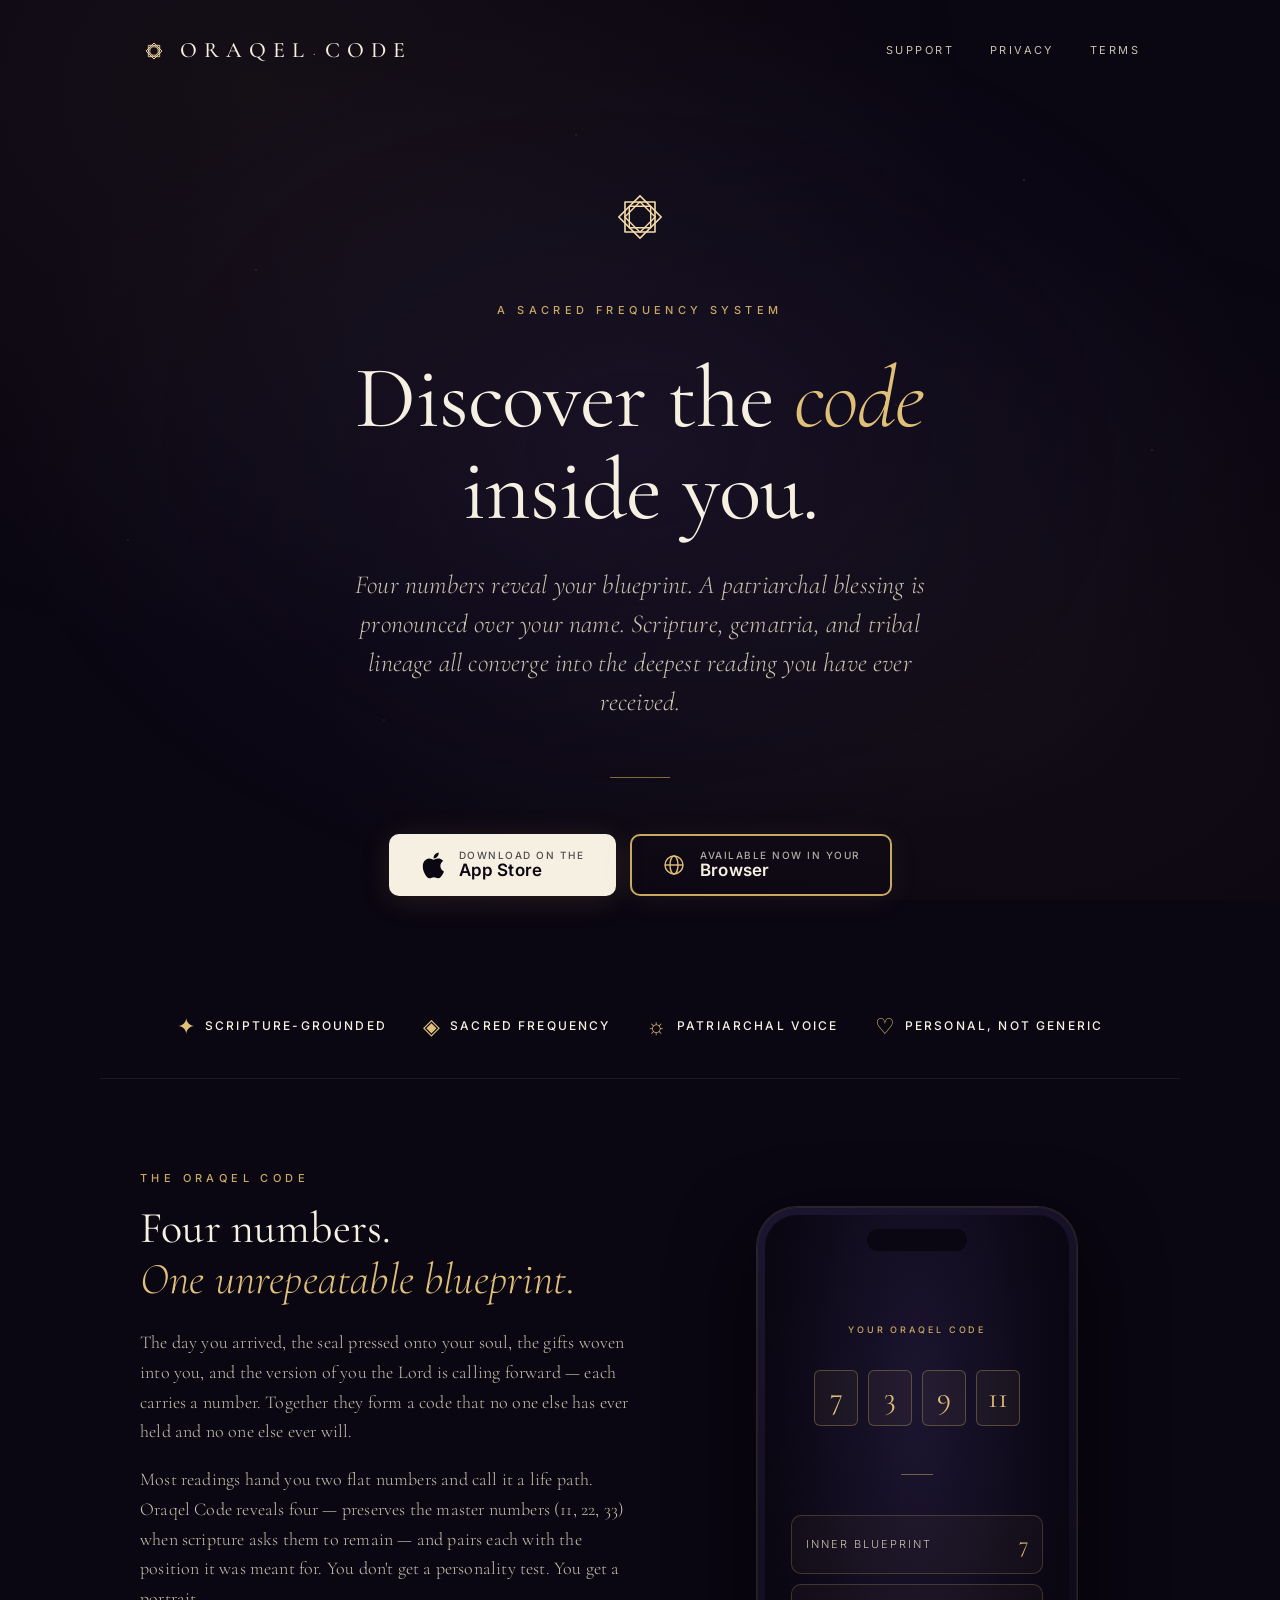
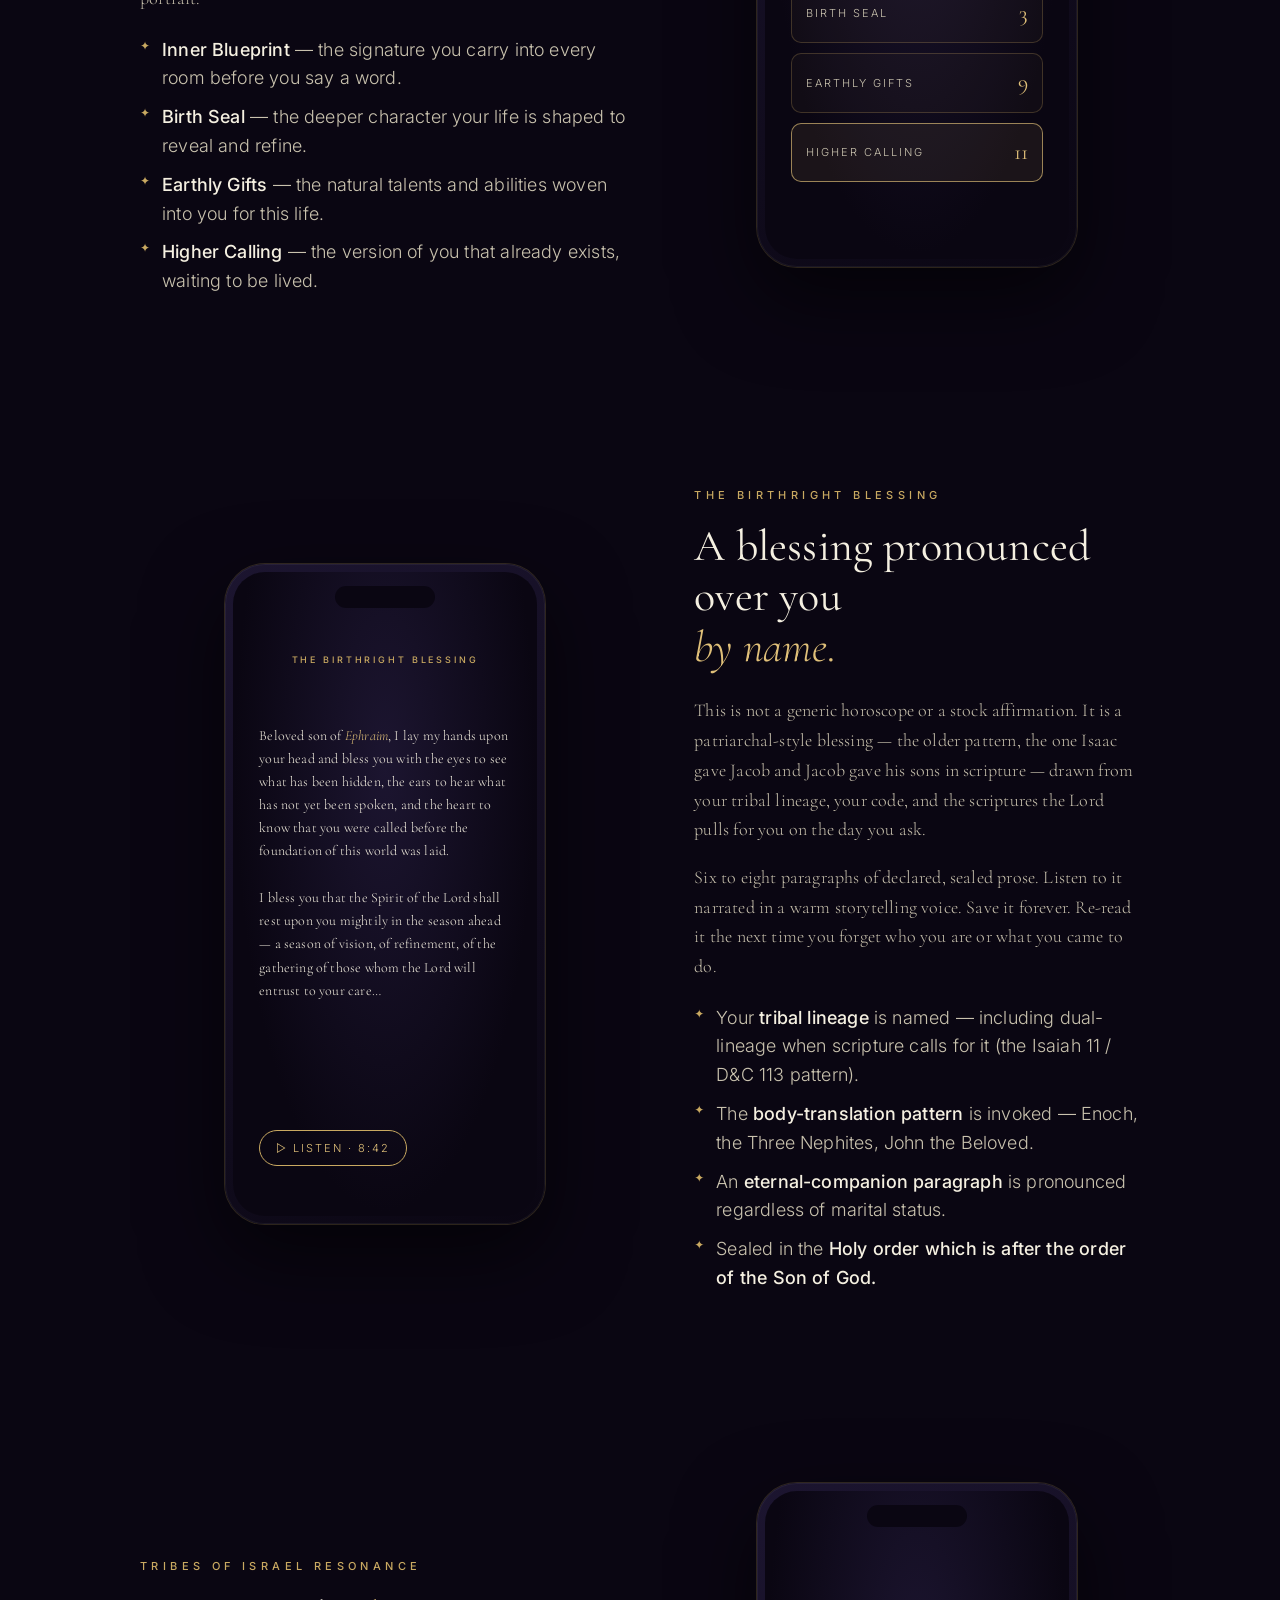
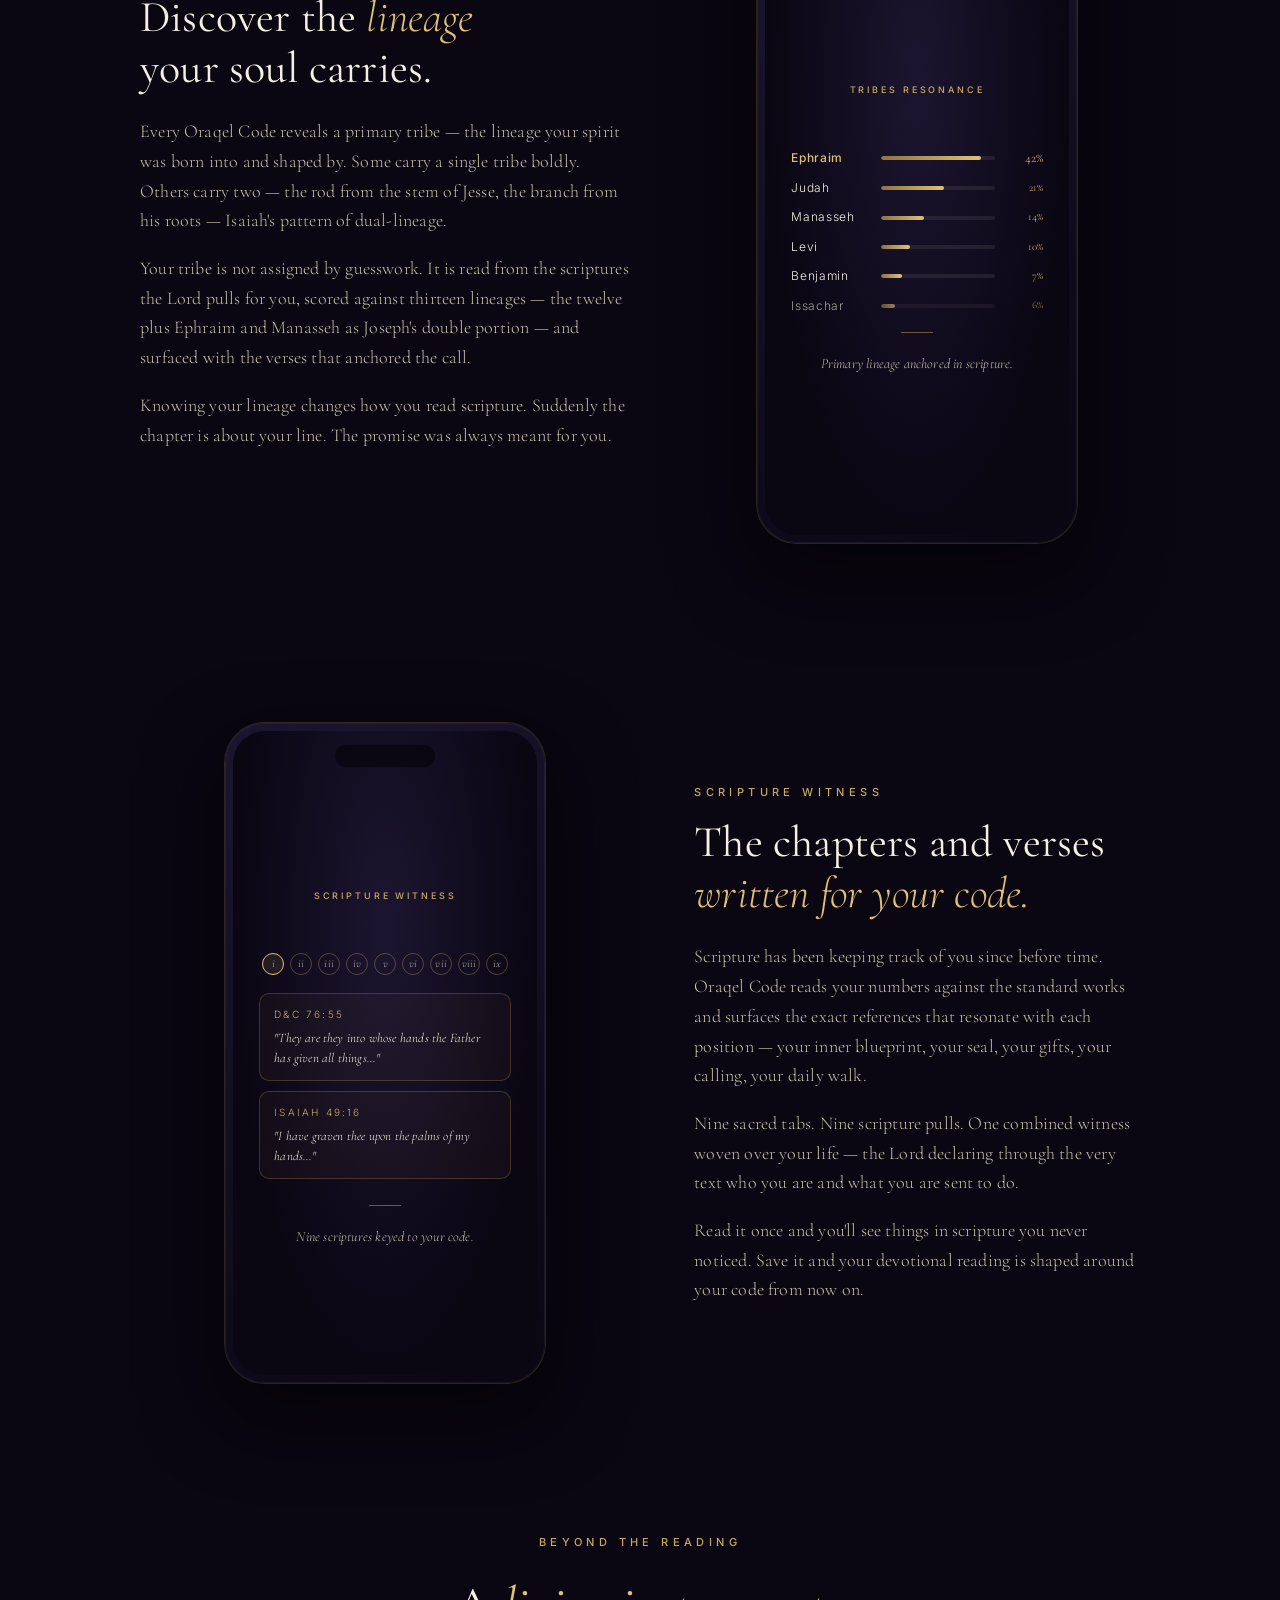
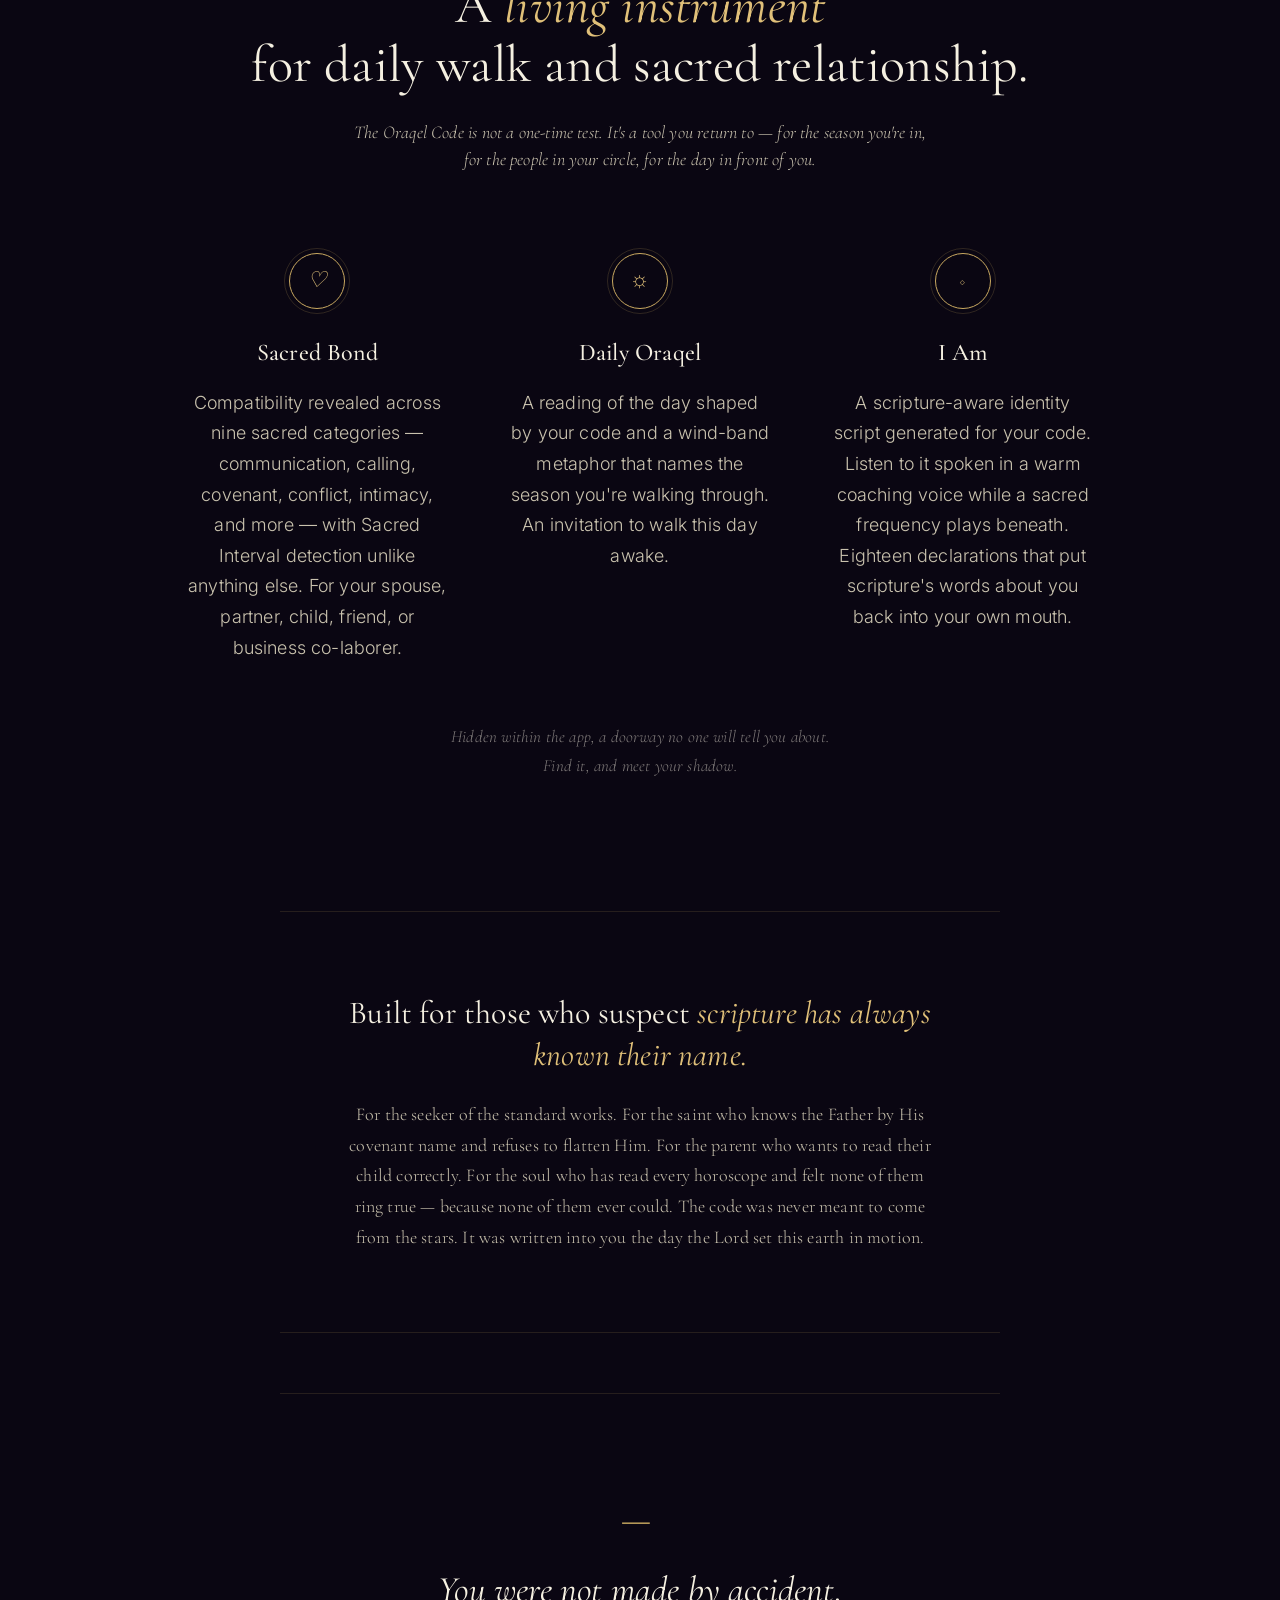
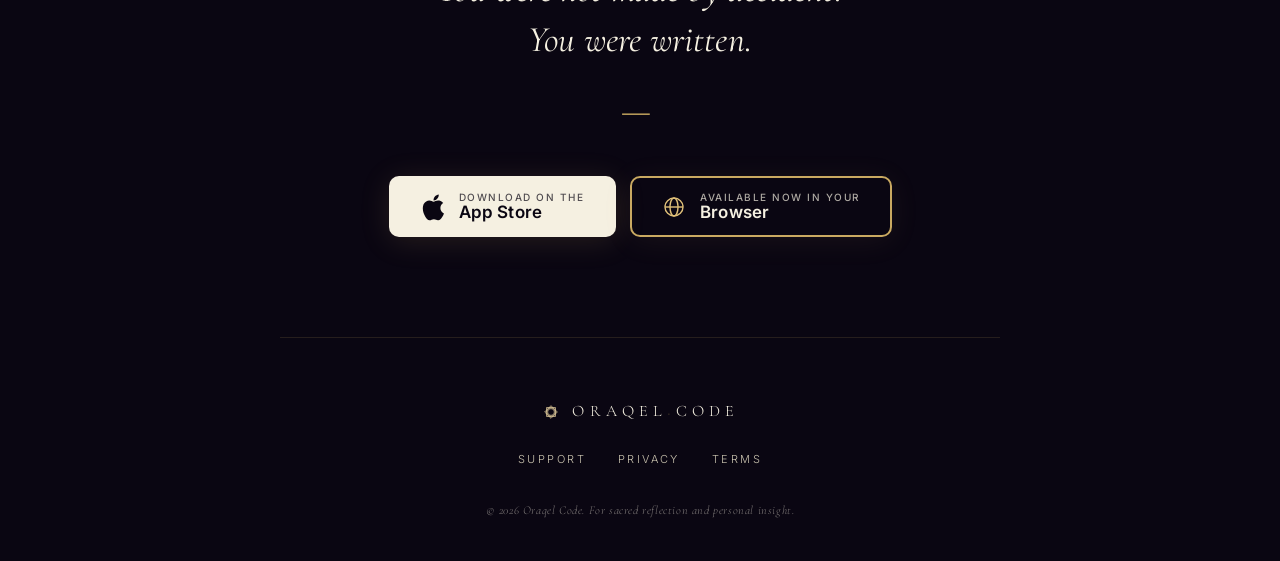
<file: index.html>
<!DOCTYPE html>
<html lang="en">
<head>
<meta charset="UTF-8">
<meta name="viewport" content="width=device-width, initial-scale=1.0">
<meta name="facebook-domain-verification" content="0pi1xk1bg4flp2at2l7x4gpsl33bw2">
<title>Oraqel Code — Discover the Code Inside You</title>
<meta name="description" content="A sacred-frequency reading rooted in scripture and gematria. Receive your Birthright Blessing, discover your tribal lineage, and read the scriptures written for your code.">
<!-- Open Graph (iMessage / Slack / Facebook / WhatsApp / Discord previews) -->
<meta property="og:title" content="Oraqel Code">
<meta property="og:description" content="Discover the code inside you.">
<meta property="og:image" content="https://oraqelcode.com/og-image.png">
<meta property="og:image:width" content="1200">
<meta property="og:image:height" content="630">
<meta property="og:image:type" content="image/png">
<meta property="og:url" content="https://oraqelcode.com">
<meta property="og:type" content="website">
<meta property="og:site_name" content="Oraqel Code">
<!-- Twitter card -->
<meta name="twitter:card" content="summary_large_image">
<meta name="twitter:title" content="Oraqel Code">
<meta name="twitter:description" content="Discover the code inside you.">
<meta name="twitter:image" content="https://oraqelcode.com/og-image.png">
<link rel="stylesheet" href="/styles.css">
<link rel="icon" type="image/svg+xml" href="data:image/svg+xml,%3Csvg xmlns='http://www.w3.org/2000/svg' viewBox='0 0 32 32'%3E%3Cdefs%3E%3ClinearGradient id='g' x1='6' y1='6' x2='26' y2='26' gradientUnits='userSpaceOnUse'%3E%3Cstop offset='0%25' stop-color='%23F4DDA8'/%3E%3Cstop offset='35%25' stop-color='%23D4AF6A'/%3E%3Cstop offset='60%25' stop-color='%238B6F3A'/%3E%3Cstop offset='100%25' stop-color='%23E8CF95'/%3E%3C/linearGradient%3E%3C/defs%3E%3Crect width='32' height='32' rx='6' fill='%23110A2A'/%3E%3Cg transform='translate(16,16)'%3E%3Crect x='-6.5' y='-6.5' width='13' height='13' fill='none' stroke='url(%23g)' stroke-width='1' stroke-linejoin='round'/%3E%3Crect x='-6.5' y='-6.5' width='13' height='13' fill='none' stroke='url(%23g)' stroke-width='1' stroke-linejoin='round' transform='rotate(45)'/%3E%3C/g%3E%3Cg transform='translate(16,16)'%3E%3Crect x='-4.7' y='-4.7' width='9.4' height='9.4' fill='none' stroke='url(%23g)' stroke-width='0.85' stroke-linejoin='round'/%3E%3Crect x='-4.7' y='-4.7' width='9.4' height='9.4' fill='none' stroke='url(%23g)' stroke-width='0.85' stroke-linejoin='round' transform='rotate(45)'/%3E%3C/g%3E%3C/svg%3E">
</head>
<body>

<header>
  <nav class="nav">
    <a href="/" class="nav-brand">
      <svg class="nav-mark" viewBox="0 0 32 32" xmlns="http://www.w3.org/2000/svg" aria-hidden="true">
        <defs>
          <linearGradient id="navMarkGrad" x1="6" y1="6" x2="26" y2="26" gradientUnits="userSpaceOnUse">
            <stop offset="0%" stop-color="#F4DDA8"/>
            <stop offset="35%" stop-color="#D4AF6A"/>
            <stop offset="60%" stop-color="#8B6F3A"/>
            <stop offset="100%" stop-color="#E8CF95"/>
          </linearGradient>
        </defs>
        <g transform="translate(16,16)">
          <rect x="-6.5" y="-6.5" width="13" height="13" fill="none" stroke="url(#navMarkGrad)" stroke-width="1" stroke-linejoin="round"/>
          <rect x="-6.5" y="-6.5" width="13" height="13" fill="none" stroke="url(#navMarkGrad)" stroke-width="1" stroke-linejoin="round" transform="rotate(45)"/>
        </g>
        <g transform="translate(16,16)">
          <rect x="-4.7" y="-4.7" width="9.4" height="9.4" fill="none" stroke="url(#navMarkGrad)" stroke-width="0.85" stroke-linejoin="round"/>
          <rect x="-4.7" y="-4.7" width="9.4" height="9.4" fill="none" stroke="url(#navMarkGrad)" stroke-width="0.85" stroke-linejoin="round" transform="rotate(45)"/>
        </g>
      </svg>
      <span>Oraqel<span class="dot">·</span>Code</span>
    </a>
    <div class="nav-links">
      <a href="/support">Support</a>
      <a href="/privacy">Privacy</a>
      <a href="/terms">Terms</a>
    </div>
  </nav>
</header>

<main>

  <!-- ─────────── HERO ─────────── -->
  <section class="hero">
    <svg class="hero-mark" viewBox="0 0 72 72" xmlns="http://www.w3.org/2000/svg" aria-hidden="true">
      <defs>
        <linearGradient id="heroMarkGrad" x1="14" y1="14" x2="58" y2="58" gradientUnits="userSpaceOnUse">
          <stop offset="0%" stop-color="#F4DDA8"/>
          <stop offset="35%" stop-color="#D4AF6A"/>
          <stop offset="60%" stop-color="#8B6F3A"/>
          <stop offset="100%" stop-color="#E8CF95"/>
        </linearGradient>
      </defs>
      <g transform="translate(36,36)">
        <rect x="-15" y="-15" width="30" height="30" fill="none" stroke="url(#heroMarkGrad)" stroke-width="1.6" stroke-linejoin="round"/>
        <rect x="-15" y="-15" width="30" height="30" fill="none" stroke="url(#heroMarkGrad)" stroke-width="1.6" stroke-linejoin="round" transform="rotate(45)"/>
      </g>
      <g transform="translate(36,36)">
        <rect x="-10.7" y="-10.7" width="21.4" height="21.4" fill="none" stroke="url(#heroMarkGrad)" stroke-width="1.4" stroke-linejoin="round"/>
        <rect x="-10.7" y="-10.7" width="21.4" height="21.4" fill="none" stroke="url(#heroMarkGrad)" stroke-width="1.4" stroke-linejoin="round" transform="rotate(45)"/>
      </g>
    </svg>

    <div class="hero-eyebrow">A Sacred Frequency System</div>
    <h1 class="hero-title">Discover the <em>code</em><br>inside you.</h1>
    <p class="hero-tagline">
      Four numbers reveal your blueprint. A patriarchal blessing is pronounced over your name. Scripture, gematria, and tribal lineage all converge into the deepest reading you have ever received.
    </p>
    <div class="hero-rule"></div>

    <div class="cta-row">
      <a href="/coming-soon" class="app-store-btn" aria-label="Download Oraqel Code on the App Store">
        <svg width="24" height="28" viewBox="0 0 24 28" fill="none" xmlns="http://www.w3.org/2000/svg">
          <path d="M19.4 14.9c0-3.3 2.7-4.9 2.8-4.9-1.5-2.2-3.9-2.5-4.7-2.5-2-.2-3.9 1.2-4.9 1.2-1 0-2.6-1.1-4.3-1.1-2.2 0-4.2 1.3-5.4 3.2-2.3 4-.6 9.9 1.6 13.2 1.1 1.6 2.4 3.4 4.1 3.3 1.7-.1 2.3-1.1 4.3-1.1 2 0 2.6 1.1 4.3 1 1.8 0 2.9-1.6 4-3.2 1.3-1.8 1.8-3.6 1.8-3.7 0 0-3.5-1.3-3.6-5.4zM16.4 5.5c.9-1.1 1.5-2.6 1.3-4.1-1.3.1-2.9.9-3.8 2-.8 1-1.5 2.5-1.3 4 1.4.1 2.9-.7 3.8-1.9z" fill="#0A0612"/>
        </svg>
        <span class="app-store-btn-text">
          <span class="app-store-btn-small">Download on the</span>
          <span class="app-store-btn-large">App Store</span>
        </span>
      </a>

      <a href="https://oraqelapp.com" class="web-app-btn" aria-label="Open Oraqel Code in your browser">
        <svg width="24" height="24" viewBox="0 0 24 24" fill="none" xmlns="http://www.w3.org/2000/svg" aria-hidden="true">
          <circle cx="12" cy="12" r="9" stroke="#E0C079" stroke-width="1.4"/>
          <ellipse cx="12" cy="12" rx="4" ry="9" stroke="#E0C079" stroke-width="1.4"/>
          <path d="M3 12h18" stroke="#E0C079" stroke-width="1.4"/>
        </svg>
        <span class="web-app-btn-text">
          <span class="web-app-btn-small">Available now in your</span>
          <span class="web-app-btn-large">Browser</span>
        </span>
      </a>
    </div>
  </section>

  <!-- ─────────── TRUST STRIP ─────────── -->
  <section class="trust-strip">
    <div class="trust-item">
      <div class="trust-mark">✦</div>
      <div class="trust-label">Scripture-grounded</div>
    </div>
    <div class="trust-item">
      <div class="trust-mark">◈</div>
      <div class="trust-label">Sacred frequency</div>
    </div>
    <div class="trust-item">
      <div class="trust-mark">☼</div>
      <div class="trust-label">Patriarchal voice</div>
    </div>
    <div class="trust-item">
      <div class="trust-mark">♡</div>
      <div class="trust-label">Personal, not generic</div>
    </div>
  </section>

  <!-- ─────────── THE ORAQEL CODE ─────────── -->
  <section class="showcase showcase-right">
    <div class="showcase-copy">
      <div class="showcase-eyebrow">The Oraqel Code</div>
      <h2 class="showcase-heading">Four numbers.<br><em>One unrepeatable blueprint.</em></h2>
      <p class="showcase-body">
        The day you arrived, the seal pressed onto your soul, the gifts woven into you, and the version of you the Lord is calling forward — each carries a number. Together they form a code that no one else has ever held and no one else ever will.
      </p>
      <p class="showcase-body">
        Most readings hand you two flat numbers and call it a life path. Oraqel Code reveals four — preserves the master numbers (11, 22, 33) when scripture asks them to remain — and pairs each with the position it was meant for. You don't get a personality test. You get a portrait.
      </p>
      <ul class="showcase-list">
        <li><strong>Inner Blueprint</strong> — the signature you carry into every room before you say a word.</li>
        <li><strong>Birth Seal</strong> — the deeper character your life is shaped to reveal and refine.</li>
        <li><strong>Earthly Gifts</strong> — the natural talents and abilities woven into you for this life.</li>
        <li><strong>Higher Calling</strong> — the version of you that already exists, waiting to be lived.</li>
      </ul>
    </div>

    <div class="showcase-art">
      <div class="phone phone-lg">
        <div class="phone-screen">
          <div class="phone-eyebrow">Your Oraqel Code</div>
          <div class="phone-numbers">
            <div class="phone-num">7</div>
            <div class="phone-num">3</div>
            <div class="phone-num">9</div>
            <div class="phone-num">11</div>
          </div>
          <div class="phone-divider"></div>
          <div class="phone-positions">
            <div class="phone-pos"><span class="phone-pos-label">Inner Blueprint</span><span class="phone-pos-val">7</span></div>
            <div class="phone-pos"><span class="phone-pos-label">Birth Seal</span><span class="phone-pos-val">3</span></div>
            <div class="phone-pos"><span class="phone-pos-label">Earthly Gifts</span><span class="phone-pos-val">9</span></div>
            <div class="phone-pos phone-pos-master"><span class="phone-pos-label">Higher Calling</span><span class="phone-pos-val">11</span></div>
          </div>
        </div>
      </div>
    </div>
  </section>

  <!-- ─────────── THE BIRTHRIGHT BLESSING ─────────── -->
  <section class="showcase showcase-left">
    <div class="showcase-art">
      <div class="phone phone-lg">
        <div class="phone-screen phone-screen-prose">
          <div class="phone-eyebrow">The Birthright Blessing</div>
          <p class="phone-prose">
            Beloved son of <span class="phone-prose-gold">Ephraim</span>, I lay my hands upon your head and bless you with the eyes to see what has been hidden, the ears to hear what has not yet been spoken, and the heart to know that you were called before the foundation of this world was laid.
          </p>
          <p class="phone-prose">
            I bless you that the Spirit of the Lord shall rest upon you mightily in the season ahead — a season of vision, of refinement, of the gathering of those whom the Lord will entrust to your care…
          </p>
          <div class="phone-cta-pill">▷ Listen · 8:42</div>
        </div>
      </div>
    </div>

    <div class="showcase-copy">
      <div class="showcase-eyebrow">The Birthright Blessing</div>
      <h2 class="showcase-heading">A blessing pronounced over you<br><em>by name.</em></h2>
      <p class="showcase-body">
        This is not a generic horoscope or a stock affirmation. It is a patriarchal-style blessing — the older pattern, the one Isaac gave Jacob and Jacob gave his sons in scripture — drawn from your tribal lineage, your code, and the scriptures the Lord pulls for you on the day you ask.
      </p>
      <p class="showcase-body">
        Six to eight paragraphs of declared, sealed prose. Listen to it narrated in a warm storytelling voice. Save it forever. Re-read it the next time you forget who you are or what you came to do.
      </p>
      <ul class="showcase-list">
        <li>Your <strong>tribal lineage</strong> is named — including dual-lineage when scripture calls for it (the Isaiah 11 / D&amp;C 113 pattern).</li>
        <li>The <strong>body-translation pattern</strong> is invoked — Enoch, the Three Nephites, John the Beloved.</li>
        <li>An <strong>eternal-companion paragraph</strong> is pronounced regardless of marital status.</li>
        <li>Sealed in the <strong>Holy order which is after the order of the Son of God.</strong></li>
      </ul>
    </div>
  </section>

  <!-- ─────────── TRIBAL LINEAGE ─────────── -->
  <section class="showcase showcase-right">
    <div class="showcase-copy">
      <div class="showcase-eyebrow">Tribes of Israel Resonance</div>
      <h2 class="showcase-heading">Discover the <em>lineage</em><br>your soul carries.</h2>
      <p class="showcase-body">
        Every Oraqel Code reveals a primary tribe — the lineage your spirit was born into and shaped by. Some carry a single tribe boldly. Others carry two — the rod from the stem of Jesse, the branch from his roots — Isaiah's pattern of dual-lineage.
      </p>
      <p class="showcase-body">
        Your tribe is not assigned by guesswork. It is read from the scriptures the Lord pulls for you, scored against thirteen lineages — the twelve plus Ephraim and Manasseh as Joseph's double portion — and surfaced with the verses that anchored the call.
      </p>
      <p class="showcase-body">
        Knowing your lineage changes how you read scripture. Suddenly the chapter is about your line. The promise was always meant for you.
      </p>
    </div>

    <div class="showcase-art">
      <div class="phone phone-lg">
        <div class="phone-screen">
          <div class="phone-eyebrow">Tribes Resonance</div>
          <div class="tribes-list">
            <div class="tribe-row tribe-row-primary">
              <span class="tribe-name">Ephraim</span>
              <div class="tribe-bar"><div class="tribe-bar-fill" style="width:88%;"></div></div>
              <span class="tribe-pct">42%</span>
            </div>
            <div class="tribe-row">
              <span class="tribe-name">Judah</span>
              <div class="tribe-bar"><div class="tribe-bar-fill" style="width:55%;"></div></div>
              <span class="tribe-pct">21%</span>
            </div>
            <div class="tribe-row">
              <span class="tribe-name">Manasseh</span>
              <div class="tribe-bar"><div class="tribe-bar-fill" style="width:38%;"></div></div>
              <span class="tribe-pct">14%</span>
            </div>
            <div class="tribe-row">
              <span class="tribe-name">Levi</span>
              <div class="tribe-bar"><div class="tribe-bar-fill" style="width:25%;"></div></div>
              <span class="tribe-pct">10%</span>
            </div>
            <div class="tribe-row">
              <span class="tribe-name">Benjamin</span>
              <div class="tribe-bar"><div class="tribe-bar-fill" style="width:18%;"></div></div>
              <span class="tribe-pct">7%</span>
            </div>
            <div class="tribe-row tribe-row-trace">
              <span class="tribe-name">Issachar</span>
              <div class="tribe-bar"><div class="tribe-bar-fill" style="width:12%;"></div></div>
              <span class="tribe-pct">6%</span>
            </div>
          </div>
          <div class="phone-divider"></div>
          <p class="phone-label">Primary lineage anchored in scripture.</p>
        </div>
      </div>
    </div>
  </section>

  <!-- ─────────── SCRIPTURE WITNESS ─────────── -->
  <section class="showcase showcase-left">
    <div class="showcase-art">
      <div class="phone phone-lg">
        <div class="phone-screen">
          <div class="phone-eyebrow">Scripture Witness</div>
          <div class="clue-tabs">
            <span class="clue-tab clue-tab-active">i</span>
            <span class="clue-tab">ii</span>
            <span class="clue-tab">iii</span>
            <span class="clue-tab">iv</span>
            <span class="clue-tab">v</span>
            <span class="clue-tab">vi</span>
            <span class="clue-tab">vii</span>
            <span class="clue-tab">viii</span>
            <span class="clue-tab">ix</span>
          </div>
          <div class="clue-card">
            <div class="clue-ref">D&amp;C 76:55</div>
            <p class="clue-quote">"They are they into whose hands the Father has given all things…"</p>
          </div>
          <div class="clue-card">
            <div class="clue-ref">Isaiah 49:16</div>
            <p class="clue-quote">"I have graven thee upon the palms of my hands…"</p>
          </div>
          <div class="phone-divider"></div>
          <p class="phone-label">Nine scriptures keyed to your code.</p>
        </div>
      </div>
    </div>

    <div class="showcase-copy">
      <div class="showcase-eyebrow">Scripture Witness</div>
      <h2 class="showcase-heading">The chapters and verses<br><em>written for your code.</em></h2>
      <p class="showcase-body">
        Scripture has been keeping track of you since before time. Oraqel Code reads your numbers against the standard works and surfaces the exact references that resonate with each position — your inner blueprint, your seal, your gifts, your calling, your daily walk.
      </p>
      <p class="showcase-body">
        Nine sacred tabs. Nine scripture pulls. One combined witness woven over your life — the Lord declaring through the very text who you are and what you are sent to do.
      </p>
      <p class="showcase-body">
        Read it once and you'll see things in scripture you never noticed. Save it and your devotional reading is shaped around your code from now on.
      </p>
    </div>
  </section>

  <!-- ─────────── THE OTHER TOOLS ─────────── -->
  <section class="section section-tight">
    <div class="section-eyebrow">Beyond the Reading</div>
    <h2 class="section-heading">A <em>living instrument</em><br>for daily walk and sacred relationship.</h2>
    <p class="section-sub">
      The Oraqel Code is not a one-time test. It's a tool you return to — for the season you're in, for the people in your circle, for the day in front of you.
    </p>

    <div class="features features-3">
      <div class="feature">
        <div class="feature-glyph">♡</div>
        <h3 class="feature-title">Sacred Bond</h3>
        <p class="feature-text">Compatibility revealed across nine sacred categories — communication, calling, covenant, conflict, intimacy, and more — with Sacred Interval detection unlike anything else. For your spouse, partner, child, friend, or business co-laborer.</p>
      </div>
      <div class="feature">
        <div class="feature-glyph">☼</div>
        <h3 class="feature-title">Daily Oraqel</h3>
        <p class="feature-text">A reading of the day shaped by your code and a wind-band metaphor that names the season you're walking through. An invitation to walk this day awake.</p>
      </div>
      <div class="feature">
        <div class="feature-glyph">◇</div>
        <h3 class="feature-title">I Am</h3>
        <p class="feature-text">A scripture-aware identity script generated for your code. Listen to it spoken in a warm coaching voice while a sacred frequency plays beneath. Eighteen declarations that put scripture's words about you back into your own mouth.</p>
      </div>
    </div>

    <p style="text-align: center; margin-top: 60px; font-family: var(--serif); font-style: italic; font-size: 17px; color: var(--ivory-faint);">
      Hidden within the app, a doorway no one will tell you about.<br>
      Find it, and meet your shadow.
    </p>
  </section>

  <!-- ─────────── WHO IT'S FOR ─────────── -->
  <section class="who-strip">
    <h2 class="who-heading">Built for those who suspect <em>scripture has always known their name.</em></h2>
    <p class="who-body">
      For the seeker of the standard works. For the saint who knows the Father by His covenant name and refuses to flatten Him. For the parent who wants to read their child correctly. For the soul who has read every horoscope and felt none of them ring true — because none of them ever could. The code was never meant to come from the stars. It was written into you the day the Lord set this earth in motion.
    </p>
  </section>

  <!-- ─────────── CLOSING ─────────── -->
  <section class="closing">
    <p class="closing-quote">
      You were not made by accident.<br>
      You were written.
    </p>
    <div class="cta-row">
      <a href="/coming-soon" class="app-store-btn" aria-label="Download Oraqel Code on the App Store">
        <svg width="24" height="28" viewBox="0 0 24 28" fill="none" xmlns="http://www.w3.org/2000/svg">
          <path d="M19.4 14.9c0-3.3 2.7-4.9 2.8-4.9-1.5-2.2-3.9-2.5-4.7-2.5-2-.2-3.9 1.2-4.9 1.2-1 0-2.6-1.1-4.3-1.1-2.2 0-4.2 1.3-5.4 3.2-2.3 4-.6 9.9 1.6 13.2 1.1 1.6 2.4 3.4 4.1 3.3 1.7-.1 2.3-1.1 4.3-1.1 2 0 2.6 1.1 4.3 1 1.8 0 2.9-1.6 4-3.2 1.3-1.8 1.8-3.6 1.8-3.7 0 0-3.5-1.3-3.6-5.4zM16.4 5.5c.9-1.1 1.5-2.6 1.3-4.1-1.3.1-2.9.9-3.8 2-.8 1-1.5 2.5-1.3 4 1.4.1 2.9-.7 3.8-1.9z" fill="#0A0612"/>
        </svg>
        <span class="app-store-btn-text">
          <span class="app-store-btn-small">Download on the</span>
          <span class="app-store-btn-large">App Store</span>
        </span>
      </a>

      <a href="https://oraqelapp.com" class="web-app-btn" aria-label="Open Oraqel Code in your browser">
        <svg width="24" height="24" viewBox="0 0 24 24" fill="none" xmlns="http://www.w3.org/2000/svg" aria-hidden="true">
          <circle cx="12" cy="12" r="9" stroke="#E0C079" stroke-width="1.4"/>
          <ellipse cx="12" cy="12" rx="4" ry="9" stroke="#E0C079" stroke-width="1.4"/>
          <path d="M3 12h18" stroke="#E0C079" stroke-width="1.4"/>
        </svg>
        <span class="web-app-btn-text">
          <span class="web-app-btn-small">Available now in your</span>
          <span class="web-app-btn-large">Browser</span>
        </span>
      </a>
    </div>
  </section>

</main>

<footer class="footer">
  <a href="/" class="footer-mark">
    <svg class="footer-logomark" viewBox="0 0 32 32" xmlns="http://www.w3.org/2000/svg" aria-hidden="true">
      <defs>
        <linearGradient id="footerMarkGrad" x1="6" y1="6" x2="26" y2="26" gradientUnits="userSpaceOnUse">
          <stop offset="0%" stop-color="#F4DDA8"/>
          <stop offset="35%" stop-color="#D4AF6A"/>
          <stop offset="60%" stop-color="#8B6F3A"/>
          <stop offset="100%" stop-color="#E8CF95"/>
        </linearGradient>
      </defs>
      <g transform="translate(16,16)">
        <rect x="-6.5" y="-6.5" width="13" height="13" fill="none" stroke="url(#footerMarkGrad)" stroke-width="1" stroke-linejoin="round"/>
        <rect x="-6.5" y="-6.5" width="13" height="13" fill="none" stroke="url(#footerMarkGrad)" stroke-width="1" stroke-linejoin="round" transform="rotate(45)"/>
      </g>
      <g transform="translate(16,16)">
        <rect x="-4.7" y="-4.7" width="9.4" height="9.4" fill="none" stroke="url(#footerMarkGrad)" stroke-width="0.85" stroke-linejoin="round"/>
        <rect x="-4.7" y="-4.7" width="9.4" height="9.4" fill="none" stroke="url(#footerMarkGrad)" stroke-width="0.85" stroke-linejoin="round" transform="rotate(45)"/>
      </g>
    </svg>
    <span>Oraqel<span class="dot">·</span>Code</span>
  </a>
  <div class="footer-links">
    <a href="/support">Support</a>
    <a href="/privacy">Privacy</a>
    <a href="/terms">Terms</a>
  </div>
  <div class="footer-copy">© 2026 Oraqel Code. For sacred reflection and personal insight.</div>
</footer>

</body>
</html>
</file>
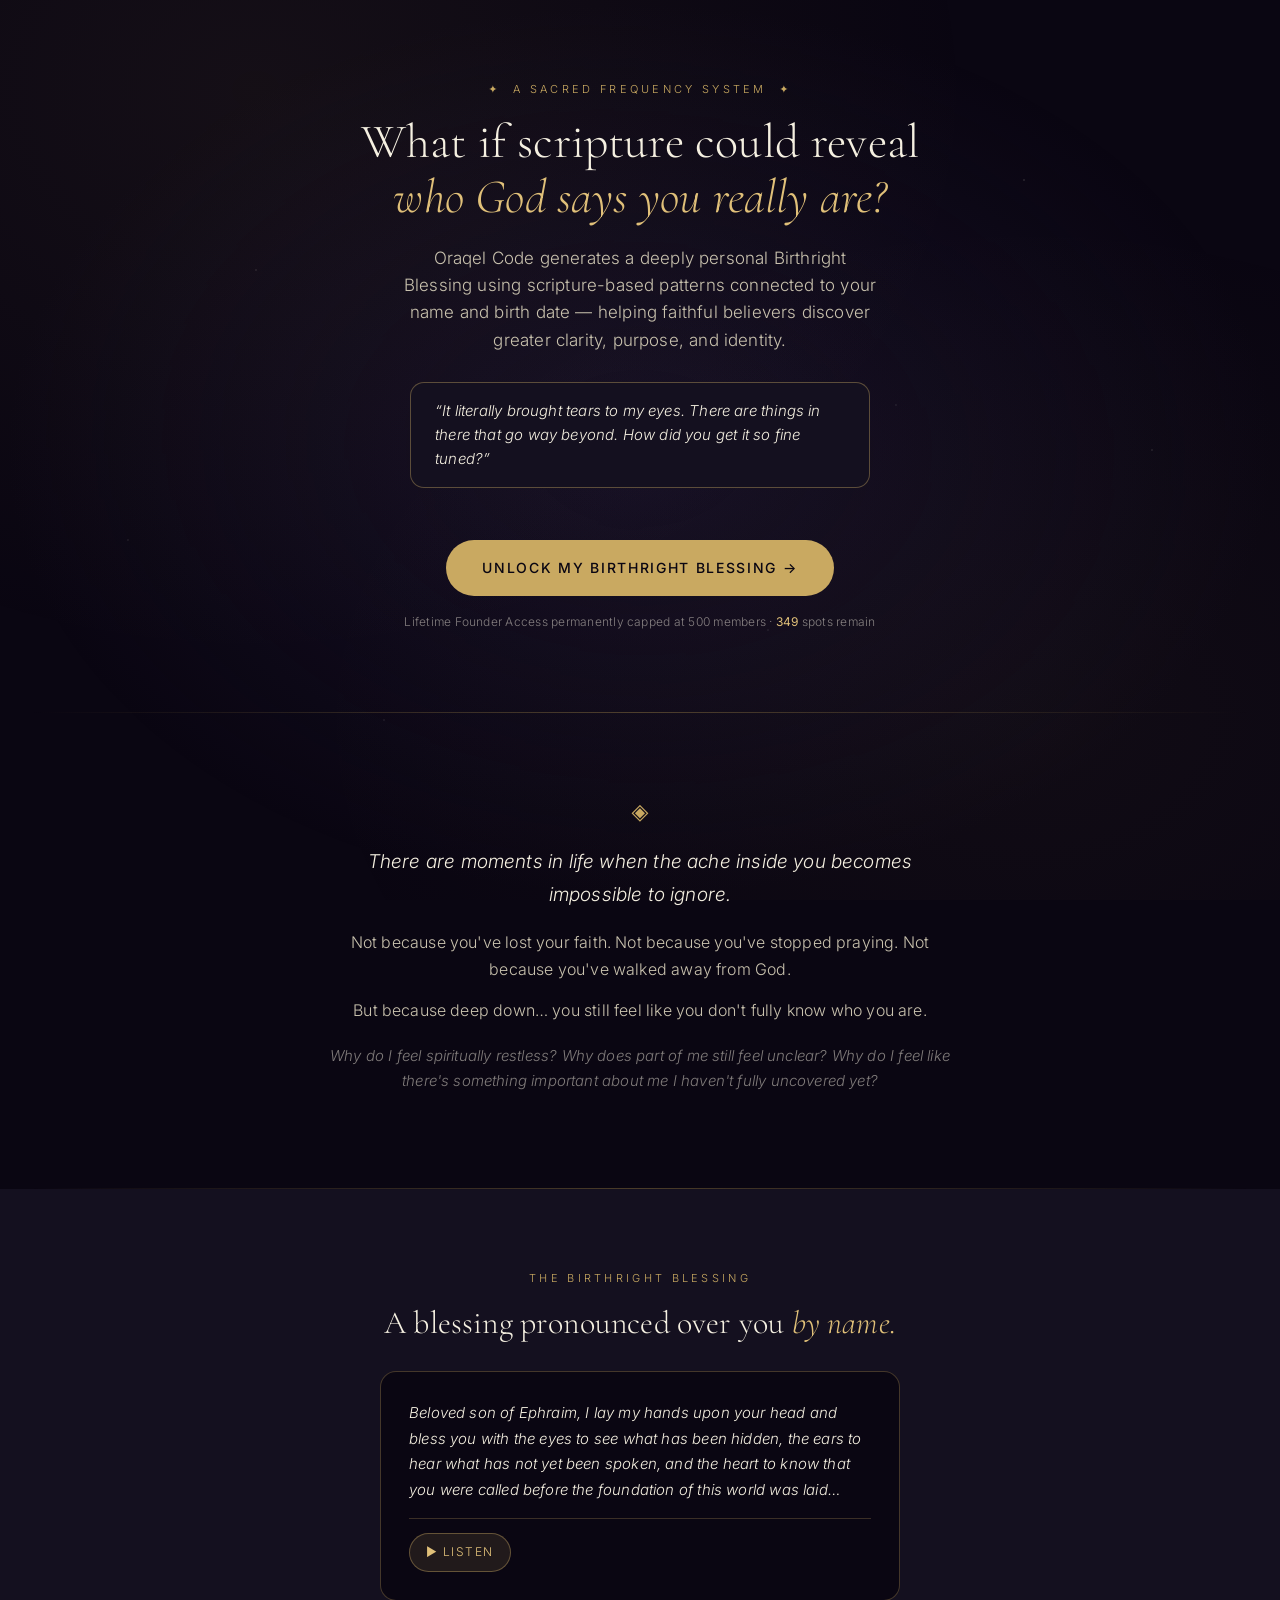
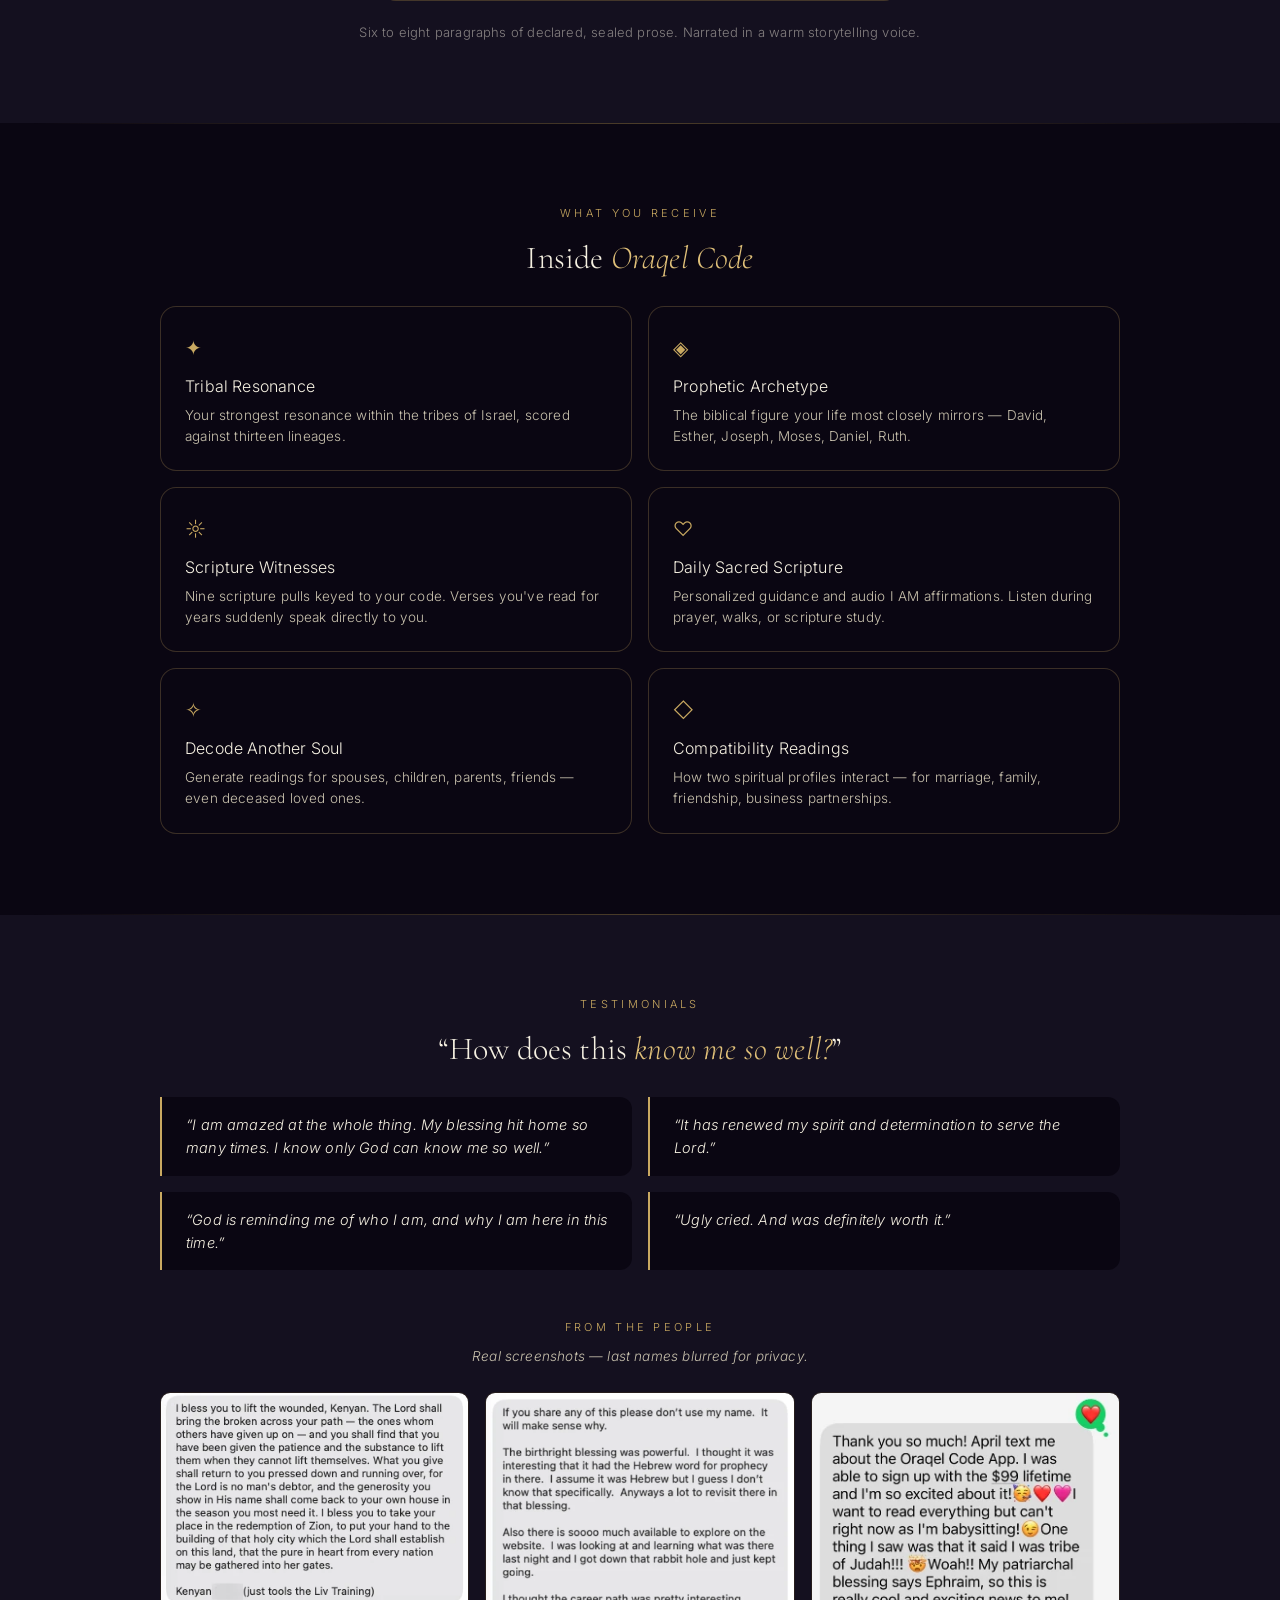
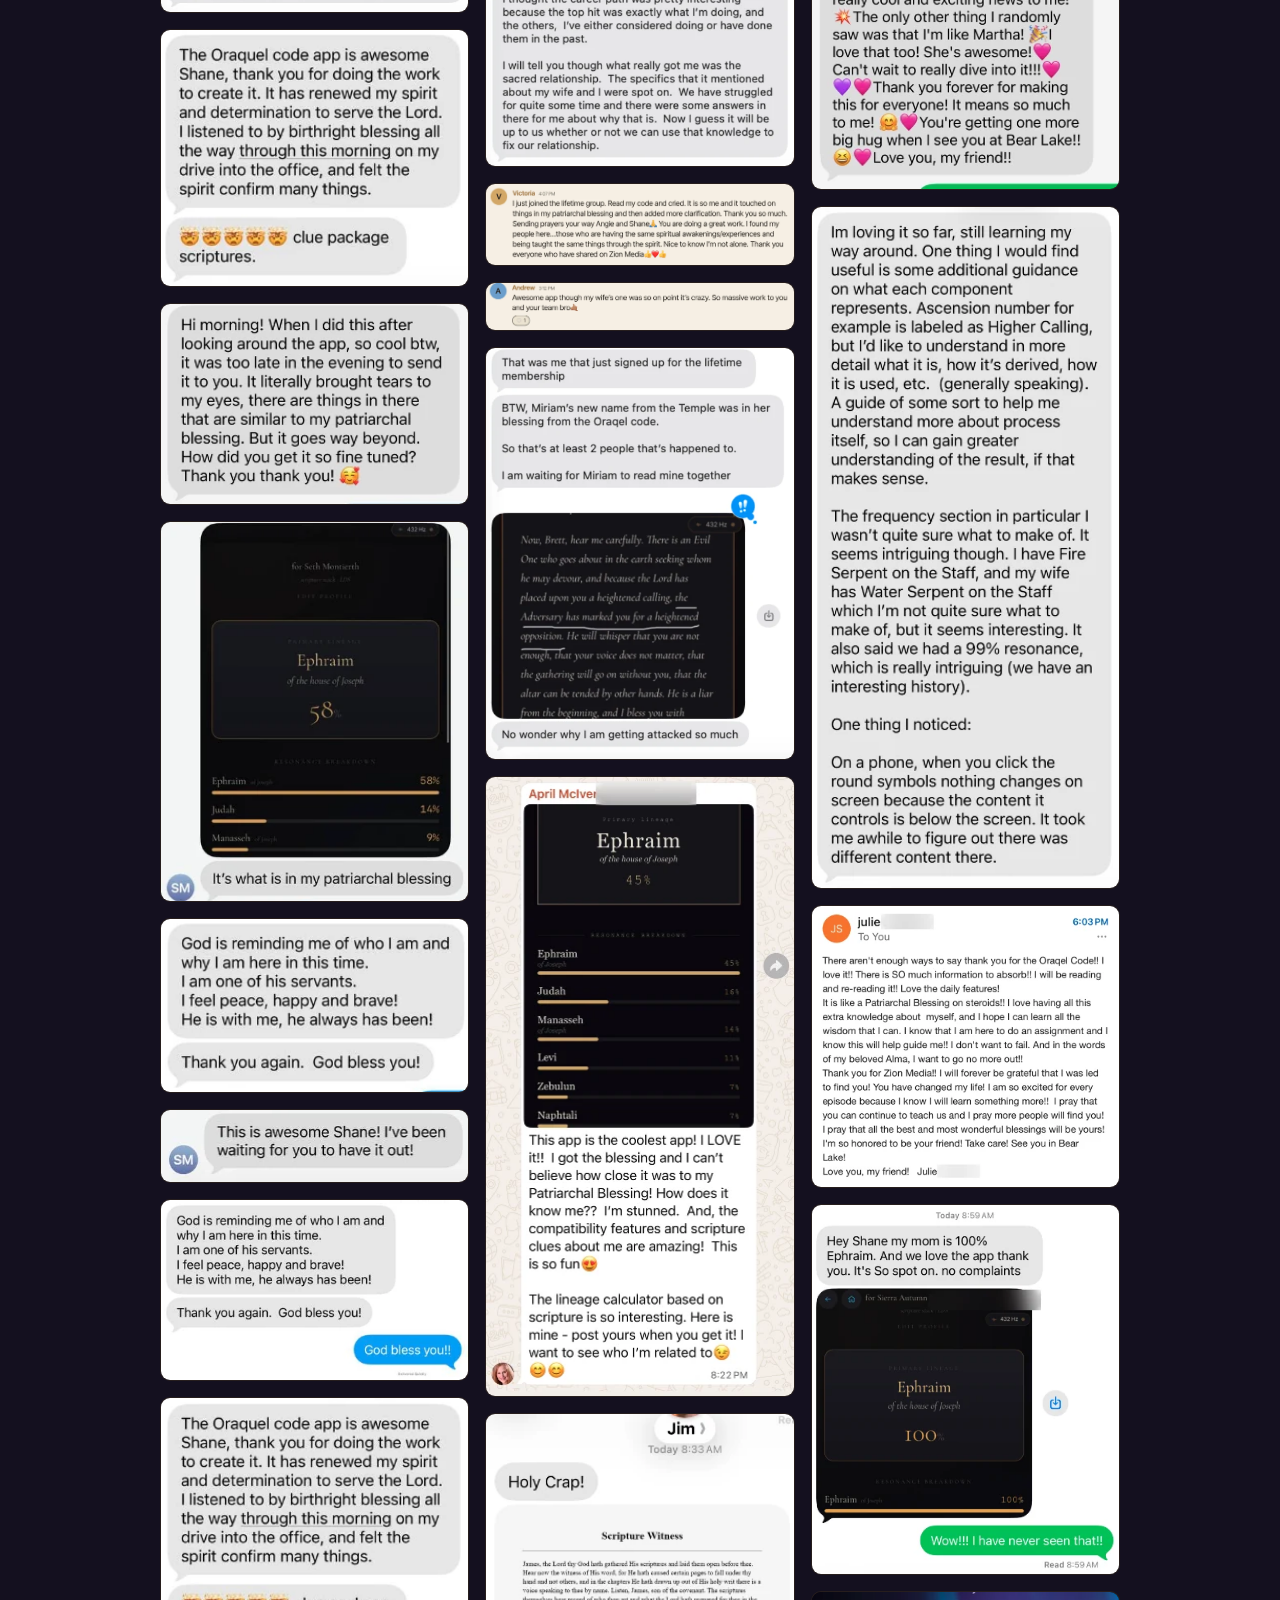
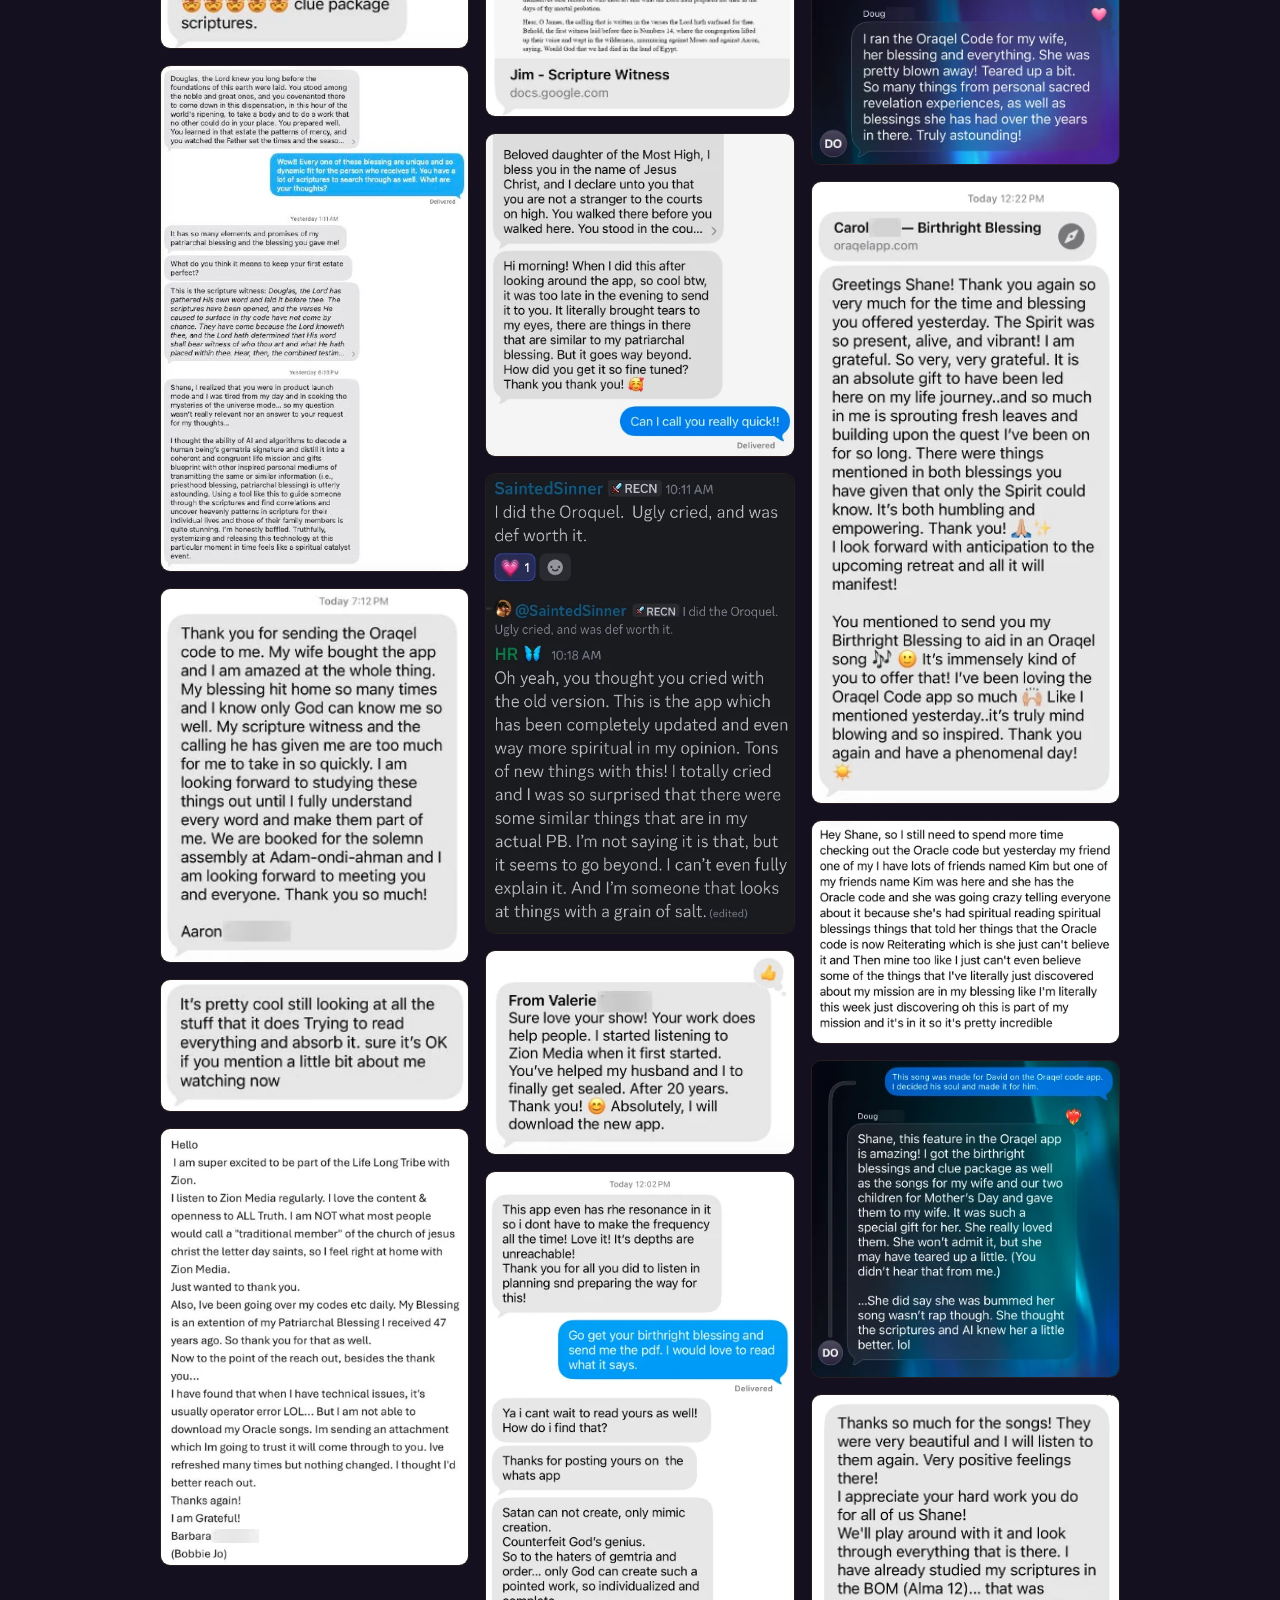
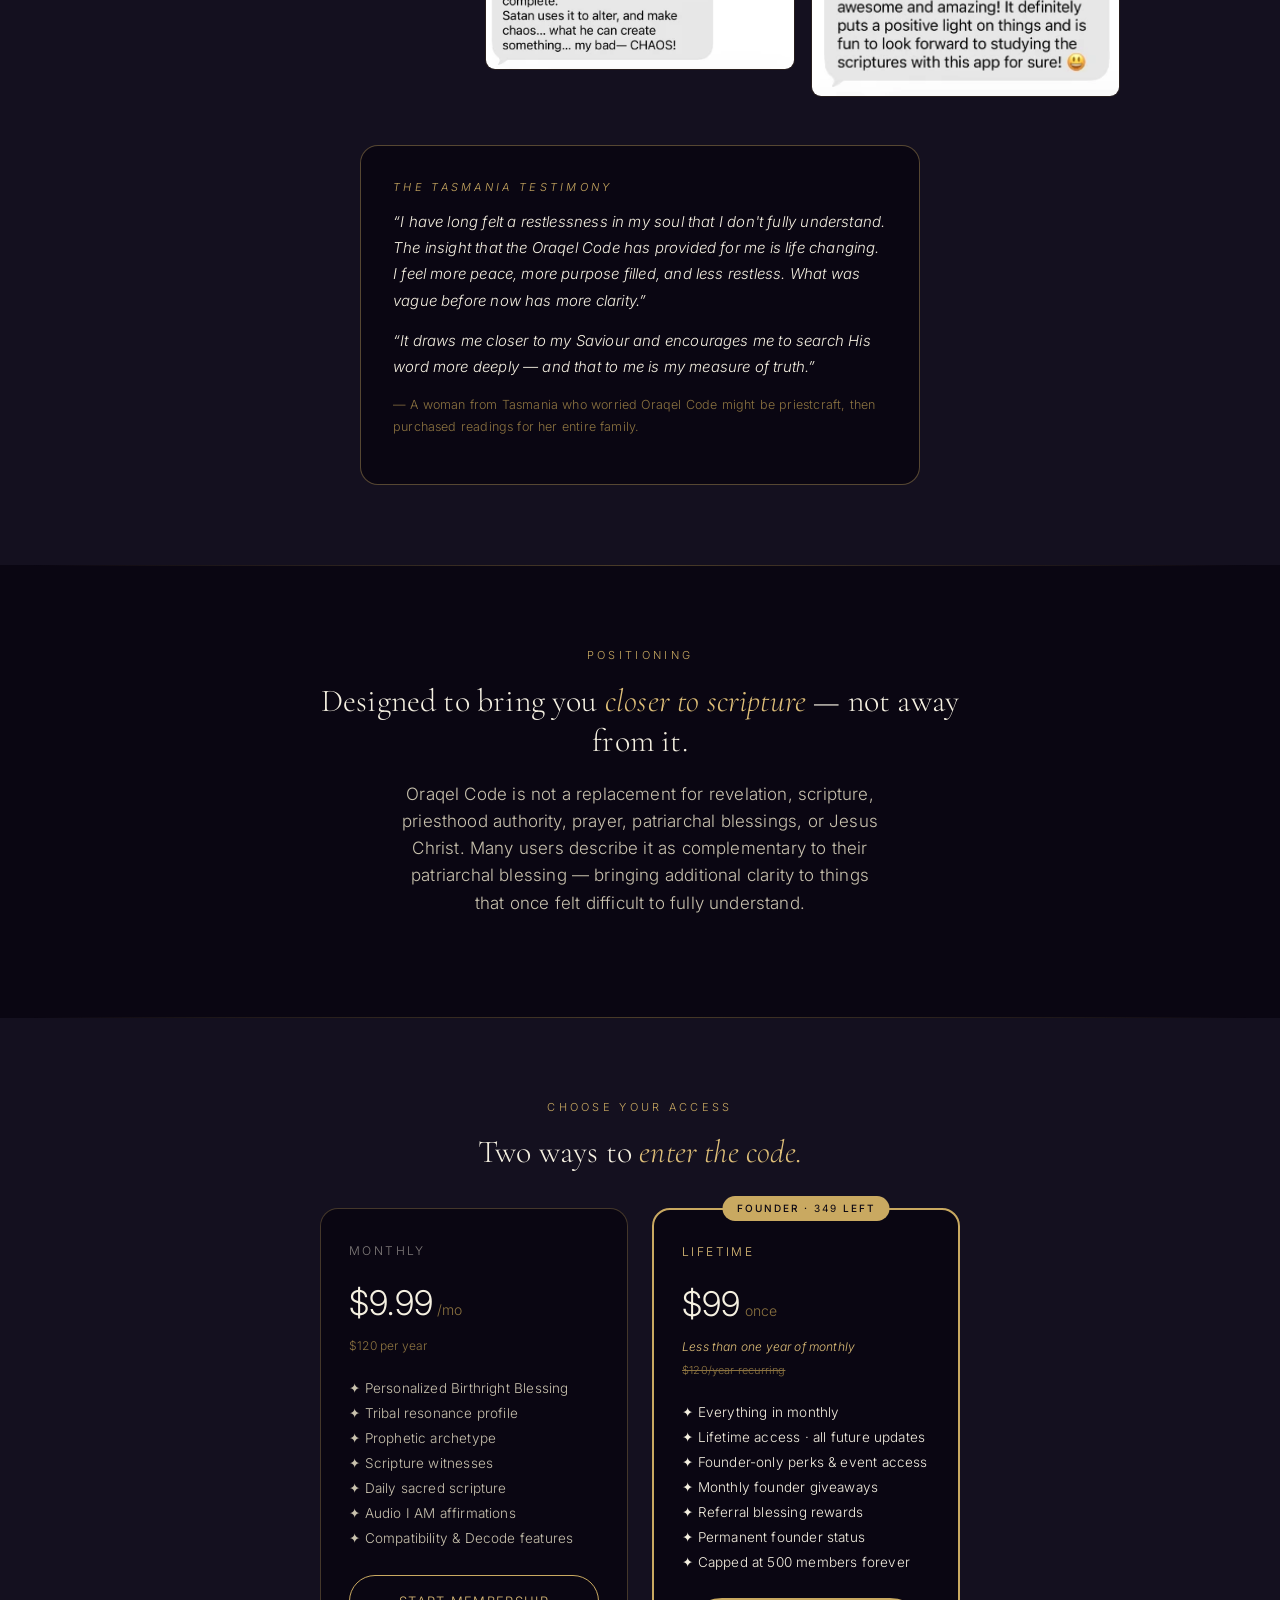
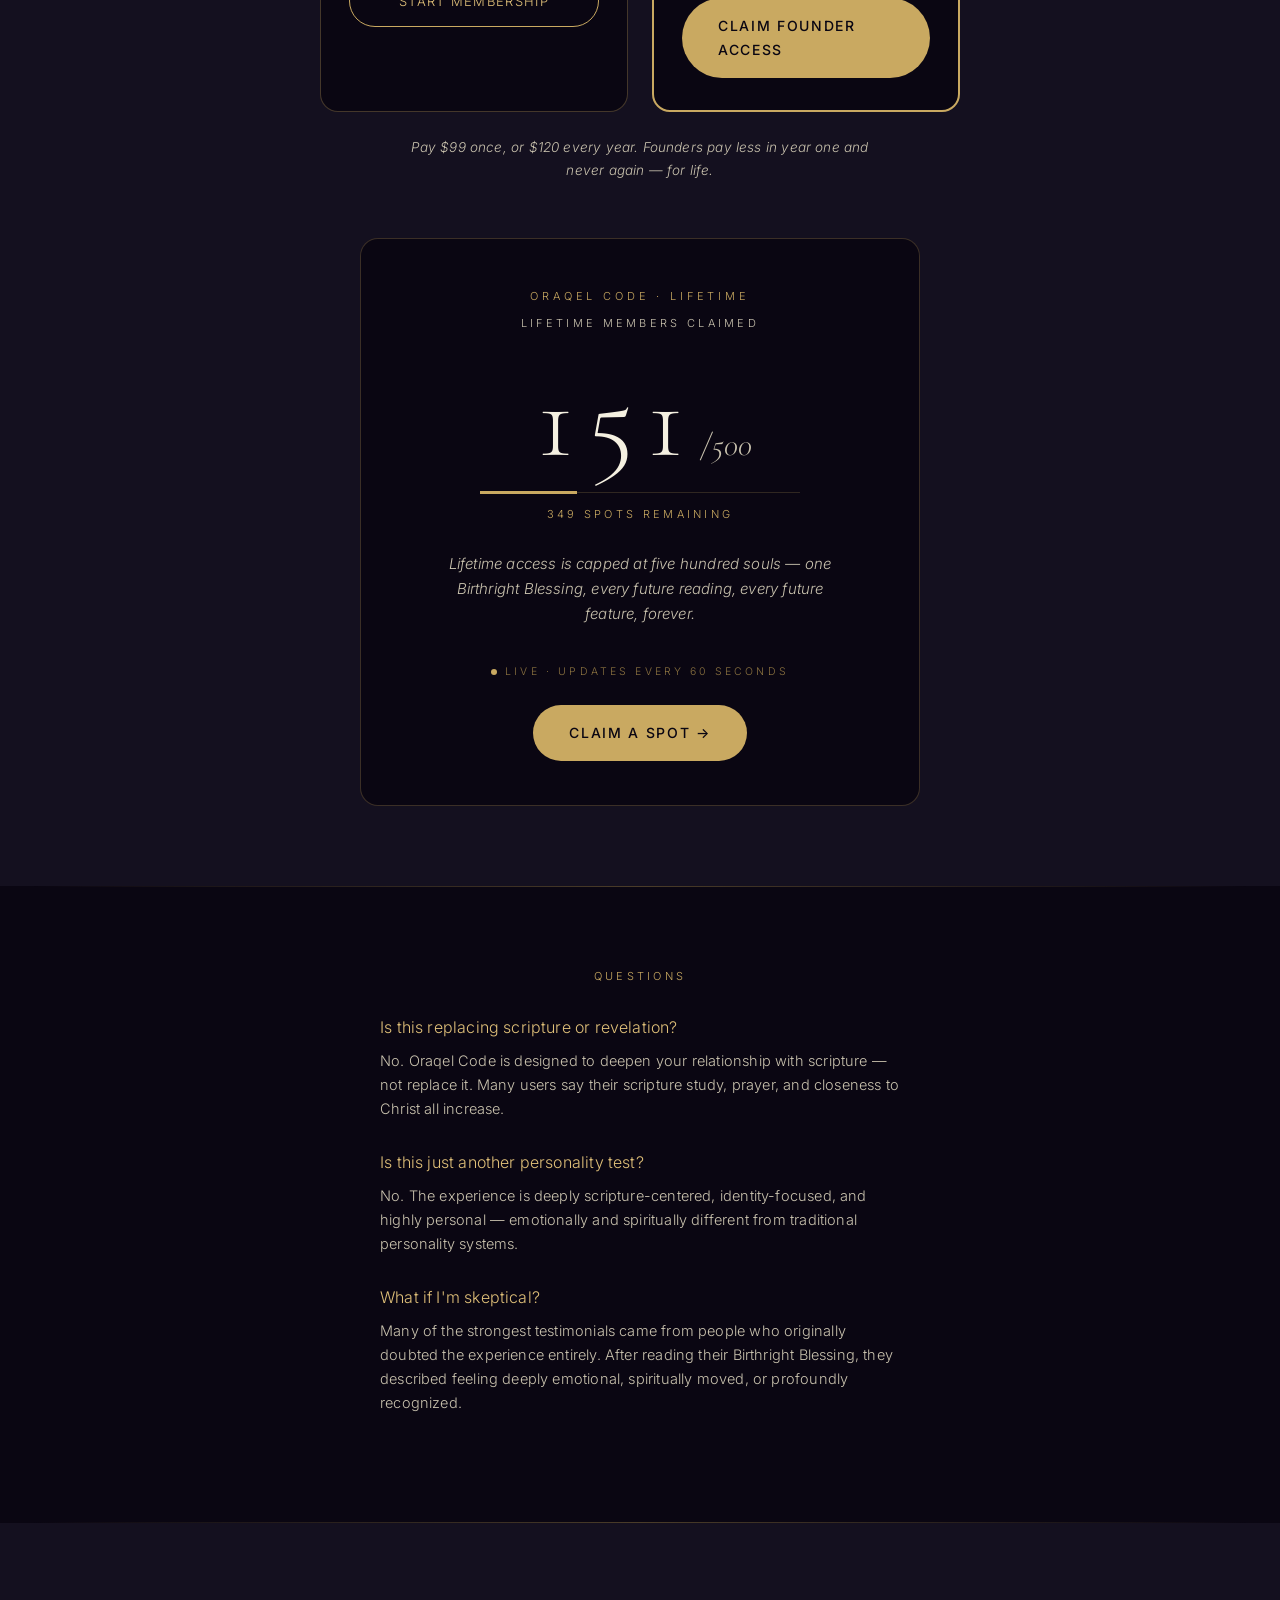
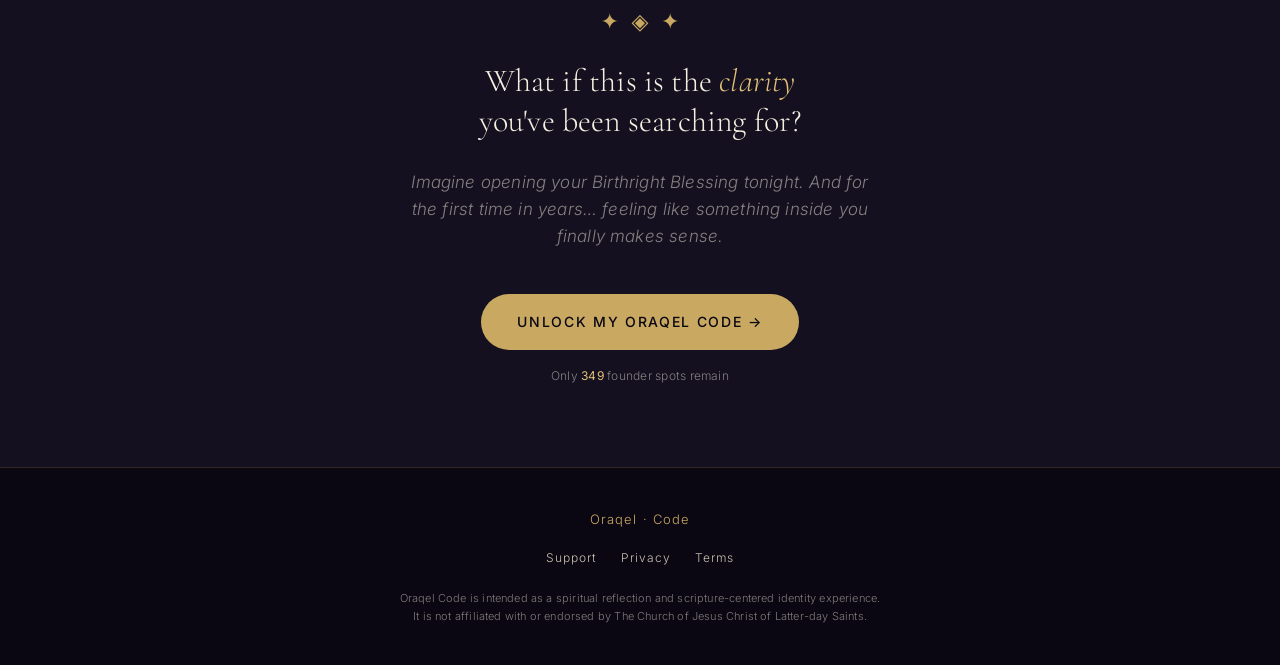
<file: blessing/index.html>
<!DOCTYPE html>
<html lang="en">
<head>
<meta charset="UTF-8">
<meta name="viewport" content="width=device-width, initial-scale=1.0">
<meta name="facebook-domain-verification" content="0pi1xk1bg4flp2at2l7x4gpsl33bw2">
<title>Discover the Code Inside You — Oraqel Code</title>
<meta name="description" content="A Birthright Blessing pronounced over you by name. Generated from scripture-based patterns connected to your name and birth date. Limited to 500 lifetime founders.">
<link rel="stylesheet" href="/styles.css">
<link rel="icon" type="image/svg+xml" href="data:image/svg+xml,%3Csvg xmlns='http://www.w3.org/2000/svg' viewBox='0 0 64 64'%3E%3Ccircle cx='32' cy='32' r='28' fill='none' stroke='%23C9A961' stroke-width='2'/%3E%3Ccircle cx='32' cy='32' r='6' fill='%23E0C079'/%3E%3C/svg%3E">

<!-- Meta Pixel Code -->
<script>
!function(f,b,e,v,n,t,s)
{if(f.fbq)return;n=f.fbq=function(){n.callMethod?
n.callMethod.apply(n,arguments):n.queue.push(arguments)};
if(!f._fbq)f._fbq=n;n.push=n;n.loaded=!0;n.version='2.0';
n.queue=[];t=b.createElement(e);t.async=!0;
t.src=v;s=b.getElementsByTagName(e)[0];
s.parentNode.insertBefore(t,s)}(window, document,'script',
'https://connect.facebook.net/en_US/fbevents.js');
fbq('init', '1800582271301294');
fbq('track', 'PageView');
</script>
<noscript><img height="1" width="1" style="display:none"
src="https://www.facebook.com/tr?id=1800582271301294&ev=PageView&noscript=1"
/></noscript>
<!-- End Meta Pixel Code -->

<!-- ============================================================
     LP-specific styles. Inherits brand tokens from /styles.css:
       --obsidian, --gold, --gold-bright, --gold-deep, --ivory,
       --ivory-dim, --serif, --sans
     This page intentionally has NO top nav (Meta-ad direct-response
     LP) — brand wordmark + utility links live in the footer.
     ============================================================ -->
<style>
  body { padding-bottom: 80px; }
  @media (min-width: 640px) { body { padding-bottom: 0; } }

  .lp-section { padding: 64px 20px; position: relative; z-index: 1; }
  @media (min-width: 640px) { .lp-section { padding: 80px 24px; } }
  .lp-section--raised { background: var(--obsidian-soft); }
  .lp-inner { max-width: 640px; margin: 0 auto; text-align: center; }
  .lp-inner--wide { max-width: 960px; }

  .lp-eyebrow {
    font-size: 11px;
    letter-spacing: 0.3em;
    text-transform: uppercase;
    color: var(--gold);
    margin-bottom: 16px;
  }
  .lp-h1 {
    font-family: var(--serif);
    font-weight: 300;
    font-size: 36px;
    line-height: 1.15;
    color: var(--ivory);
    margin: 12px 0;
  }
  @media (min-width: 640px) { .lp-h1 { font-size: 48px; } }
  .lp-h2 {
    font-family: var(--serif);
    font-weight: 300;
    font-size: 28px;
    color: var(--ivory);
    line-height: 1.25;
    margin-bottom: 28px;
  }
  @media (min-width: 640px) { .lp-h2 { font-size: 32px; } }
  .lp-h2--tight { margin-bottom: 20px; }
  .lp-italic { font-style: italic; color: var(--gold-bright); }
  .lp-sub {
    font-size: 17px;
    color: var(--ivory-dim);
    margin: 20px auto;
    max-width: 480px;
    line-height: 1.6;
  }
  .lp-pullquote {
    margin: 28px auto;
    max-width: 460px;
    padding: 16px 24px;
    border: 1px solid rgba(201, 169, 97, 0.4);
    border-radius: 14px;
    background: var(--obsidian-soft);
    font-size: 15px;
    font-style: italic;
    line-height: 1.6;
    color: var(--ivory);
    text-align: left;
  }

  .lp-btn-primary {
    display: inline-flex;
    align-items: center;
    gap: 6px;
    padding: 16px 36px;
    border-radius: 999px;
    background: var(--gold);
    color: var(--obsidian);
    font-weight: 500;
    font-size: 14px;
    text-transform: uppercase;
    letter-spacing: 0.12em;
    text-decoration: none;
    transition: background 0.18s ease;
    margin-top: 24px;
  }
  .lp-btn-primary:hover { background: var(--gold-bright); }
  .lp-btn-secondary {
    display: block;
    padding: 14px 16px;
    border-radius: 999px;
    border: 1px solid var(--gold);
    background: transparent;
    color: var(--gold-bright);
    font-size: 13px;
    text-transform: uppercase;
    letter-spacing: 0.1em;
    text-align: center;
    text-decoration: none;
    transition: background 0.18s ease;
  }
  .lp-btn-secondary:hover { background: rgba(201, 169, 97, 0.1); }
  .lp-cta-meta {
    font-size: 12px;
    color: var(--ivory-faint);
    letter-spacing: 0.02em;
    margin-top: 16px;
  }
  .lp-cta-meta strong { color: var(--gold-bright); font-weight: 400; }

  .lp-divider {
    height: 1px;
    margin: 0 32px;
    background: linear-gradient(90deg, transparent, var(--gold-deep), transparent);
    opacity: 0.5;
  }

  /* AGITATION */
  .lp-agitation p { color: var(--ivory-dim); font-size: 16px; margin-bottom: 14px; }
  .lp-agitation .lead { font-size: 19px; color: var(--ivory); font-style: italic; margin-bottom: 18px; }
  .lp-agitation .questions { font-size: 15px; font-style: italic; color: var(--ivory-faint); margin-top: 18px; }

  /* BLESSING SAMPLE */
  .lp-blessing-card {
    max-width: 520px;
    margin: 0 auto;
    padding: 28px;
    border: 1px solid rgba(201, 169, 97, 0.3);
    border-radius: 16px;
    background: var(--obsidian);
    text-align: left;
  }
  .lp-blessing-card p {
    font-size: 15px;
    line-height: 1.7;
    font-style: italic;
    color: var(--ivory);
    margin-bottom: 16px;
  }
  .lp-blessing-listen {
    border-top: 1px solid rgba(201, 169, 97, 0.25);
    padding-top: 14px;
    margin-top: 8px;
  }
  .lp-listen-btn {
    display: inline-flex;
    align-items: center;
    gap: 8px;
    background: rgba(201, 169, 97, 0.12);
    border: 1px solid rgba(201, 169, 97, 0.4);
    color: var(--gold-bright);
    padding: 8px 16px;
    border-radius: 999px;
    font-size: 12px;
    text-transform: uppercase;
    letter-spacing: 0.12em;
    cursor: pointer;
  }
  .lp-sample-note { font-size: 13px; color: var(--ivory-faint); margin-top: 20px; }

  /* FEATURES */
  .lp-features {
    display: grid;
    grid-template-columns: 1fr;
    gap: 16px;
    text-align: left;
  }
  @media (min-width: 640px) { .lp-features { grid-template-columns: 1fr 1fr; } }
  .lp-feature {
    padding: 24px;
    border: 1px solid rgba(201, 169, 97, 0.25);
    border-radius: 16px;
    background: var(--obsidian);
  }
  .lp-feature-glyph { font-size: 20px; color: var(--gold); margin-bottom: 8px; }
  .lp-feature-title { font-size: 16px; color: var(--ivory); margin-bottom: 4px; }
  .lp-feature-body { font-size: 13.5px; color: var(--ivory-dim); line-height: 1.55; }

  /* TESTIMONIALS — TEXT CARDS */
  .lp-quotes {
    display: grid;
    grid-template-columns: 1fr;
    gap: 16px;
    text-align: left;
    margin-bottom: 40px;
  }
  @media (min-width: 640px) { .lp-quotes { grid-template-columns: 1fr 1fr; } }
  .lp-quote {
    padding: 16px 24px;
    border-left: 2px solid var(--gold);
    border-top-right-radius: 12px;
    border-bottom-right-radius: 12px;
    background: var(--obsidian);
  }
  .lp-quote p { font-size: 14.5px; font-style: italic; line-height: 1.6; color: var(--ivory); }

  /* TESTIMONIALS — MASONRY WALL */
  .lp-wall-heading { text-align: center; margin: 48px 0 24px; }
  .lp-wall-heading p:first-child { color: var(--gold); font-size: 11px; letter-spacing: 0.3em; text-transform: uppercase; margin-bottom: 8px; }
  .lp-wall-heading p:last-child { color: var(--ivory-dim); font-size: 13.5px; font-style: italic; }
  .lp-masonry { column-count: 1; column-gap: 16px; }
  @media (min-width: 640px) { .lp-masonry { column-count: 2; } }
  @media (min-width: 900px) { .lp-masonry { column-count: 3; } }
  .lp-tile {
    break-inside: avoid;
    margin-bottom: 16px;
    border: 0.5px solid rgba(201, 169, 97, 0.15);
    border-radius: 10px;
    overflow: hidden;
    background: var(--obsidian);
    display: block;
  }
  .lp-tile img { display: block; width: 100%; height: auto; }

  /* TASMANIA */
  .lp-tasmania {
    max-width: 560px;
    margin: 48px auto 0;
    padding: 32px;
    border: 1px solid rgba(201, 169, 97, 0.4);
    border-radius: 18px;
    background: var(--obsidian);
    text-align: left;
  }
  .lp-tasmania p { font-size: 15px; line-height: 1.75; font-style: italic; color: var(--ivory); margin-bottom: 14px; }
  .lp-tasmania .attribution { font-size: 12.5px; color: var(--gold-deep); font-style: normal; margin-top: 4px; }

  /* OFFER */
  .lp-offer-grid {
    display: grid;
    grid-template-columns: 1fr;
    gap: 24px;
    max-width: 640px;
    margin: 36px auto 0;
  }
  @media (min-width: 640px) { .lp-offer-grid { grid-template-columns: 1fr 1fr; } }
  .lp-card {
    padding: 32px 28px;
    border: 1px solid rgba(201, 169, 97, 0.3);
    border-radius: 18px;
    background: var(--obsidian);
    text-align: left;
    position: relative;
  }
  .lp-card--featured { border: 2px solid var(--gold); }
  .lp-card-tier { font-size: 12px; text-transform: uppercase; letter-spacing: 0.2em; color: var(--ivory-faint); margin-bottom: 12px; }
  .lp-card--featured .lp-card-tier { color: var(--gold-bright); }
  .lp-card-price { font-size: 34px; font-weight: 300; color: var(--ivory); margin-bottom: 4px; }
  .lp-card-price small { font-size: 14px; color: var(--gold-deep); font-weight: 300; }
  .lp-card-subprice { font-size: 12px; color: var(--gold-deep); margin-bottom: 20px; }
  .lp-card-emphasis { font-size: 12px; font-style: italic; color: var(--gold-bright); margin-bottom: 4px; }
  .lp-card-strike { font-size: 11px; color: var(--gold-deep); text-decoration: line-through; margin-bottom: 20px; }
  .lp-card-list { list-style: none; padding: 0; margin: 0 0 24px; }
  .lp-card-list li { font-size: 13.5px; line-height: 1.85; color: var(--ivory-dim); }
  .lp-card--featured .lp-card-list li { color: var(--ivory); }
  .lp-card-badge {
    position: absolute;
    top: -14px;
    left: 50%;
    transform: translateX(-50%);
    background: var(--gold);
    color: var(--obsidian);
    font-size: 10px;
    font-weight: 500;
    text-transform: uppercase;
    letter-spacing: 0.2em;
    padding: 4px 14px;
    border-radius: 999px;
    white-space: nowrap;
  }
  .lp-card-badge span { font-weight: 400; }
  .lp-offer-note { max-width: 460px; margin: 24px auto 0; font-size: 13.5px; font-style: italic; color: var(--ivory-dim); text-align: center; }

  /* LIVE COUNTER */
  .lp-counter {
    max-width: 560px;
    margin: 56px auto 0;
    padding: 48px 32px 44px;
    border: 1px solid rgba(201, 169, 97, 0.25);
    border-radius: 18px;
    background: var(--obsidian);
    text-align: center;
  }
  .lp-counter .label { font-size: 11px; letter-spacing: 0.35em; text-transform: uppercase; color: var(--gold); margin-bottom: 8px; }
  .lp-counter .label-sub { font-size: 11px; letter-spacing: 0.3em; text-transform: uppercase; color: var(--ivory-dim); margin-bottom: 32px; }
  .lp-counter-number {
    display: flex;
    align-items: baseline;
    justify-content: center;
    gap: 8px;
    margin-bottom: 16px;
  }
  .lp-counter-number .big { font-family: var(--serif); font-weight: 300; font-size: 96px; line-height: 1; color: var(--ivory); font-variant-numeric: tabular-nums; }
  @media (min-width: 640px) { .lp-counter-number .big { font-size: 112px; } }
  .lp-counter-number .total { font-family: var(--serif); font-weight: 300; font-style: italic; font-size: 32px; line-height: 1; color: var(--ivory-dim); }
  .lp-counter-bar { position: relative; max-width: 320px; height: 1px; background: rgba(201, 169, 97, 0.2); margin: 0 auto 12px; }
  .lp-counter-bar-fill { position: absolute; top: -1px; left: 0; height: 3px; background: var(--gold); width: 30.2%; transition: width 0.7s ease-out; }
  .lp-counter-remaining { font-size: 11px; letter-spacing: 0.3em; text-transform: uppercase; color: var(--gold); margin-bottom: 28px; }
  .lp-counter-prose { max-width: 400px; margin: 0 auto 28px; font-size: 15px; font-style: italic; line-height: 1.65; color: var(--ivory-dim); }
  .lp-counter-pulse { display: inline-flex; align-items: center; gap: 8px; font-size: 10.5px; letter-spacing: 0.3em; text-transform: uppercase; color: var(--gold-deep); margin-bottom: 24px; }
  .lp-counter-pulse .dot { width: 6px; height: 6px; border-radius: 50%; background: var(--gold); animation: pulse 1.8s ease-in-out infinite; }
  @keyframes pulse { 0%, 100% { opacity: 0.4; } 50% { opacity: 1; } }

  /* FAQ */
  .lp-faq { max-width: 520px; margin: 0 auto; text-align: left; }
  .lp-faq-q { font-size: 16px; color: var(--gold-bright); margin-bottom: 8px; }
  .lp-faq-a { font-size: 14.5px; color: var(--ivory-dim); line-height: 1.65; margin-bottom: 28px; }

  /* FOOTER */
  .lp-footer {
    border-top: 1px solid rgba(201, 169, 97, 0.2);
    padding: 40px 24px;
    text-align: center;
    background: var(--obsidian);
  }
  .lp-footer-mark { color: var(--gold); font-size: 13px; letter-spacing: 0.08em; margin-bottom: 18px; }
  .lp-footer-links { display: flex; justify-content: center; gap: 24px; margin-bottom: 22px; font-size: 12px; letter-spacing: 0.08em; }
  .lp-footer-links a { color: var(--ivory-dim); text-decoration: none; transition: color 0.18s ease; }
  .lp-footer-links a:hover { color: var(--gold-bright); }
  .lp-footer-disclaimer { font-size: 11px; line-height: 1.6; color: var(--ivory-faint); max-width: 560px; margin: 0 auto; }

  /* STICKY MOBILE CTA */
  .lp-sticky-cta {
    position: fixed;
    inset: auto 0 0 0;
    z-index: 50;
    padding: 12px 16px calc(12px + env(safe-area-inset-bottom));
    background: var(--obsidian);
    border-top: 1px solid rgba(201, 169, 97, 0.3);
  }
  @media (min-width: 640px) { .lp-sticky-cta { display: none; } }
  .lp-sticky-cta a {
    display: block;
    text-align: center;
    background: var(--gold);
    color: var(--obsidian);
    padding: 14px;
    border-radius: 999px;
    font-size: 13px;
    font-weight: 500;
    text-transform: uppercase;
    letter-spacing: 0.12em;
    text-decoration: none;
  }
</style>
</head>

<body>

<!-- ============== HERO ============== -->
<section class="lp-section">
  <div class="lp-inner">
    <p class="lp-eyebrow">✦&nbsp;&nbsp;A Sacred Frequency System&nbsp;&nbsp;✦</p>
    <h1 class="lp-h1">
      What if scripture could reveal<br>
      <em class="lp-italic">who God says you really are?</em>
    </h1>
    <p class="lp-sub">
      Oraqel Code generates a deeply personal Birthright Blessing using scripture-based patterns connected to your name and birth date — helping faithful believers discover greater clarity, purpose, and identity.
    </p>
    <blockquote class="lp-pullquote">
      &ldquo;It literally brought tears to my eyes. There are things in there that go way beyond. How did you get it so fine tuned?&rdquo;
    </blockquote>
    <a href="https://oraqelapp.com/signup?next=%2Fpaywall%3Fplan%3Dlifetime" class="lp-btn-primary">
      Unlock my Birthright Blessing →
    </a>
    <p class="lp-cta-meta">
      Lifetime Founder Access permanently capped at 500 members ·
      <strong>349</strong> spots remain
    </p>
  </div>
</section>

<div class="lp-divider"></div>

<!-- ============== AGITATION ============== -->
<section class="lp-section">
  <div class="lp-inner lp-agitation">
    <p style="color: var(--gold); font-size: 22px; margin-bottom: 16px;">◈</p>
    <p class="lead">There are moments in life when the ache inside you becomes impossible to ignore.</p>
    <p>Not because you've lost your faith. Not because you've stopped praying. Not because you've walked away from God.</p>
    <p>But because deep down… you still feel like you don't fully know who you are.</p>
    <p class="questions">Why do I feel spiritually restless? Why does part of me still feel unclear? Why do I feel like there's something important about me I haven't fully uncovered yet?</p>
  </div>
</section>

<div class="lp-divider"></div>

<!-- ============== BLESSING SAMPLE ============== -->
<section class="lp-section lp-section--raised">
  <div class="lp-inner">
    <p class="lp-eyebrow">The Birthright Blessing</p>
    <h2 class="lp-h2">A blessing pronounced over you <em class="lp-italic">by name.</em></h2>
    <div class="lp-blessing-card">
      <p>Beloved son of Ephraim, I lay my hands upon your head and bless you with the eyes to see what has been hidden, the ears to hear what has not yet been spoken, and the heart to know that you were called before the foundation of this world was laid…</p>
      <div class="lp-blessing-listen">
        <span class="lp-listen-btn">▶ Listen</span>
      </div>
    </div>
    <p class="lp-sample-note">Six to eight paragraphs of declared, sealed prose. Narrated in a warm storytelling voice.</p>
  </div>
</section>

<div class="lp-divider"></div>

<!-- ============== FEATURES ============== -->
<section class="lp-section">
  <div class="lp-inner lp-inner--wide">
    <p class="lp-eyebrow">What you receive</p>
    <h2 class="lp-h2">Inside <em class="lp-italic">Oraqel Code</em></h2>
    <div class="lp-features">
      <div class="lp-feature">
        <div class="lp-feature-glyph">✦</div>
        <div class="lp-feature-title">Tribal Resonance</div>
        <div class="lp-feature-body">Your strongest resonance within the tribes of Israel, scored against thirteen lineages.</div>
      </div>
      <div class="lp-feature">
        <div class="lp-feature-glyph">◈</div>
        <div class="lp-feature-title">Prophetic Archetype</div>
        <div class="lp-feature-body">The biblical figure your life most closely mirrors — David, Esther, Joseph, Moses, Daniel, Ruth.</div>
      </div>
      <div class="lp-feature">
        <div class="lp-feature-glyph">☼</div>
        <div class="lp-feature-title">Scripture Witnesses</div>
        <div class="lp-feature-body">Nine scripture pulls keyed to your code. Verses you've read for years suddenly speak directly to you.</div>
      </div>
      <div class="lp-feature">
        <div class="lp-feature-glyph">♡</div>
        <div class="lp-feature-title">Daily Sacred Scripture</div>
        <div class="lp-feature-body">Personalized guidance and audio I AM affirmations. Listen during prayer, walks, or scripture study.</div>
      </div>
      <div class="lp-feature">
        <div class="lp-feature-glyph">✧</div>
        <div class="lp-feature-title">Decode Another Soul</div>
        <div class="lp-feature-body">Generate readings for spouses, children, parents, friends — even deceased loved ones.</div>
      </div>
      <div class="lp-feature">
        <div class="lp-feature-glyph">◇</div>
        <div class="lp-feature-title">Compatibility Readings</div>
        <div class="lp-feature-body">How two spiritual profiles interact — for marriage, family, friendship, business partnerships.</div>
      </div>
    </div>
  </div>
</section>

<div class="lp-divider"></div>

<!-- ============== TESTIMONIALS ============== -->
<section class="lp-section lp-section--raised">
  <div class="lp-inner lp-inner--wide">
    <p class="lp-eyebrow">Testimonials</p>
    <h2 class="lp-h2">&ldquo;How does this <em class="lp-italic">know me so well?</em>&rdquo;</h2>

    <div class="lp-quotes">
      <div class="lp-quote"><p>&ldquo;I am amazed at the whole thing. My blessing hit home so many times. I know only God can know me so well.&rdquo;</p></div>
      <div class="lp-quote"><p>&ldquo;It has renewed my spirit and determination to serve the Lord.&rdquo;</p></div>
      <div class="lp-quote"><p>&ldquo;God is reminding me of who I am, and why I am here in this time.&rdquo;</p></div>
      <div class="lp-quote"><p>&ldquo;Ugly cried. And was definitely worth it.&rdquo;</p></div>
    </div>

    <div class="lp-wall-heading">
      <p>From the people</p>
      <p>Real screenshots — last names blurred for privacy.</p>
    </div>
    <div class="lp-masonry" id="masonry"></div>

    <div class="lp-tasmania">
      <p style="color: var(--gold); font-size: 11px; letter-spacing: 0.3em; text-transform: uppercase; margin-bottom: 12px;">The Tasmania Testimony</p>
      <p>&ldquo;I have long felt a restlessness in my soul that I don't fully understand. The insight that the Oraqel Code has provided for me is life changing. I feel more peace, more purpose filled, and less restless. What was vague before now has more clarity.&rdquo;</p>
      <p>&ldquo;It draws me closer to my Saviour and encourages me to search His word more deeply — and that to me is my measure of truth.&rdquo;</p>
      <p class="attribution">— A woman from Tasmania who worried Oraqel Code might be priestcraft, then purchased readings for her entire family.</p>
    </div>
  </div>
</section>

<div class="lp-divider"></div>

<!-- ============== POSITIONING ============== -->
<section class="lp-section">
  <div class="lp-inner">
    <p class="lp-eyebrow">Positioning</p>
    <h2 class="lp-h2 lp-h2--tight">Designed to bring you <em class="lp-italic">closer to scripture</em> — not away from it.</h2>
    <p class="lp-sub">Oraqel Code is not a replacement for revelation, scripture, priesthood authority, prayer, patriarchal blessings, or Jesus Christ. Many users describe it as complementary to their patriarchal blessing — bringing additional clarity to things that once felt difficult to fully understand.</p>
  </div>
</section>

<div class="lp-divider"></div>

<!-- ============== OFFER ============== -->
<section class="lp-section lp-section--raised" id="offer">
  <div class="lp-inner lp-inner--wide">
    <p class="lp-eyebrow">Choose your access</p>
    <h2 class="lp-h2">Two ways to <em class="lp-italic">enter the code.</em></h2>

    <div class="lp-offer-grid">
      <!-- Monthly -->
      <div class="lp-card">
        <div class="lp-card-tier">Monthly</div>
        <div class="lp-card-price">$9.99<small> /mo</small></div>
        <div class="lp-card-subprice">$120 per year</div>
        <ul class="lp-card-list">
          <li>✦ Personalized Birthright Blessing</li>
          <li>✦ Tribal resonance profile</li>
          <li>✦ Prophetic archetype</li>
          <li>✦ Scripture witnesses</li>
          <li>✦ Daily sacred scripture</li>
          <li>✦ Audio I AM affirmations</li>
          <li>✦ Compatibility &amp; Decode features</li>
        </ul>
        <a href="https://oraqelapp.com/signup?next=%2Fpaywall%3Fplan%3Dmonthly" class="lp-btn-secondary">Start membership</a>
      </div>

      <!-- Lifetime Founder -->
      <div class="lp-card lp-card--featured">
        <div class="lp-card-badge">Founder · <span>349</span> left</div>
        <div class="lp-card-tier">Lifetime</div>
        <div class="lp-card-price">$99<small> once</small></div>
        <div class="lp-card-emphasis">Less than one year of monthly</div>
        <div class="lp-card-strike">$120/year recurring</div>
        <ul class="lp-card-list">
          <li>✦ Everything in monthly</li>
          <li>✦ Lifetime access · all future updates</li>
          <li>✦ Founder-only perks &amp; event access</li>
          <li>✦ Monthly founder giveaways</li>
          <li>✦ Referral blessing rewards</li>
          <li>✦ Permanent founder status</li>
          <li>✦ Capped at 500 members forever</li>
        </ul>
        <a href="https://oraqelapp.com/signup?next=%2Fpaywall%3Fplan%3Dlifetime" class="lp-btn-primary" style="margin: 0; width: 100%; justify-content: center;">Claim founder access</a>
      </div>
    </div>

    <p class="lp-offer-note">Pay $99 once, or $120 every year. Founders pay less in year one and never again — for life.</p>

    <!-- Counter -->
    <div class="lp-counter">
      <p class="label">Oraqel Code · Lifetime</p>
      <p class="label-sub">Lifetime members claimed</p>
      <div class="lp-counter-number">
        <span class="big">151</span>
        <span class="total">/500</span>
      </div>
      <div class="lp-counter-bar"><div class="lp-counter-bar-fill"></div></div>
      <p class="lp-counter-remaining">349 spots remaining</p>
      <p class="lp-counter-prose">Lifetime access is capped at five hundred souls — one Birthright Blessing, every future reading, every future feature, forever.</p>
      <p class="lp-counter-pulse"><span class="dot"></span>Live · updates every 60 seconds</p>
      <a href="https://oraqelapp.com/signup?next=%2Fpaywall%3Fplan%3Dlifetime" class="lp-btn-primary" style="margin-top: 0;">Claim a spot →</a>
    </div>
  </div>
</section>

<div class="lp-divider"></div>

<!-- ============== FAQ ============== -->
<section class="lp-section">
  <div class="lp-inner">
    <p class="lp-eyebrow" style="text-align: center;">Questions</p>
    <div class="lp-faq" style="margin-top: 28px;">
      <p class="lp-faq-q">Is this replacing scripture or revelation?</p>
      <p class="lp-faq-a">No. Oraqel Code is designed to deepen your relationship with scripture — not replace it. Many users say their scripture study, prayer, and closeness to Christ all increase.</p>

      <p class="lp-faq-q">Is this just another personality test?</p>
      <p class="lp-faq-a">No. The experience is deeply scripture-centered, identity-focused, and highly personal — emotionally and spiritually different from traditional personality systems.</p>

      <p class="lp-faq-q">What if I'm skeptical?</p>
      <p class="lp-faq-a">Many of the strongest testimonials came from people who originally doubted the experience entirely. After reading their Birthright Blessing, they described feeling deeply emotional, spiritually moved, or profoundly recognized.</p>
    </div>
  </div>
</section>

<div class="lp-divider"></div>

<!-- ============== FINAL CTA ============== -->
<section class="lp-section lp-section--raised">
  <div class="lp-inner">
    <p style="color: var(--gold); font-size: 22px; margin-bottom: 20px;">✦&nbsp;&nbsp;◈&nbsp;&nbsp;✦</p>
    <h2 class="lp-h2">What if this is the <em class="lp-italic">clarity</em><br>you've been searching for?</h2>
    <p class="lp-sub" style="font-style: italic; color: var(--ivory-faint);">Imagine opening your Birthright Blessing tonight. And for the first time in years… feeling like something inside you finally makes sense.</p>
    <a href="https://oraqelapp.com/signup?next=%2Fpaywall%3Fplan%3Dlifetime" class="lp-btn-primary">Unlock my Oraqel Code →</a>
    <p class="lp-cta-meta">Only <strong>349</strong> founder spots remain</p>
  </div>
</section>

<!-- ============== FOOTER ============== -->
<footer class="lp-footer">
  <div class="lp-footer-mark">Oraqel · Code</div>
  <nav class="lp-footer-links">
    <a href="/support">Support</a>
    <a href="/privacy">Privacy</a>
    <a href="/terms">Terms</a>
  </nav>
  <p class="lp-footer-disclaimer">
    Oraqel Code is intended as a spiritual reflection and scripture-centered identity experience.<br>
    It is not affiliated with or endorsed by The Church of Jesus Christ of Latter-day Saints.
  </p>
</footer>

<!-- ============== STICKY MOBILE CTA ============== -->
<div class="lp-sticky-cta">
  <a href="https://oraqelapp.com/signup?next=%2Fpaywall%3Fplan%3Dlifetime">
    Claim Lifetime Founder · $99
  </a>
</div>

<script>
  // Build the 31-tile masonry wall. PNG with WebP fallback for ~70%
  // bandwidth savings on supporting browsers. First 6 eager-load
  // because they're above the fold on most desktop viewports.
  const m = document.getElementById('masonry');
  for (let i = 1; i <= 31; i++) {
    const n = String(i).padStart(2, '0');
    const tile = document.createElement('div');
    tile.className = 'lp-tile';
    tile.innerHTML = `
      <picture>
        <source srcset="/testimonies/testimony_${n}.webp" type="image/webp">
        <img loading="${i <= 6 ? 'eager' : 'lazy'}"
             src="/testimonies/testimony_${n}.png"
             alt="Testimony ${i}">
      </picture>`;
    m.appendChild(tile);
  }
</script>

<script>
  // Cross-domain attribution propagation. When a paid-ad visitor
  // lands here, the platform appends click-ids (fbclid / ttclid /
  // gclid) and campaign UTMs to the URL; the Meta / TikTok pixels
  // also set _fbp / _fbc / _ttp cookies. All of that is scoped to
  // oraqelcode.com and won't follow the user to oraqelapp.com when
  // they click a CTA. So we append every click-id, every utm_*, and
  // the pixel cookies as URL params on every CTA pointing at
  // oraqelapp.com — the app side reads them back and signup persists
  // them to user_attribution. No-op if nothing is present.
  (function(){
    try {
      var sp = new URLSearchParams(window.location.search);
      var FORWARD = ['fbclid','ttclid','gclid','utm_source','utm_medium','utm_campaign','utm_content','utm_term'];
      var carry = {};
      var any = false;
      FORWARD.forEach(function(k){ var v = sp.get(k); if (v) { carry[k] = v; any = true; } });
      ['_fbp','_fbc','_ttp'].forEach(function(name){
        var m = document.cookie.match(new RegExp('(?:^|; )' + name + '=([^;]+)'));
        if (m) { carry[name] = decodeURIComponent(m[1]); any = true; }
      });
      if (!any) return;
      document.querySelectorAll('a[href*="oraqelapp.com"]').forEach(function(a){
        try {
          var u = new URL(a.href);
          Object.keys(carry).forEach(function(k){ u.searchParams.set(k, carry[k]); });
          a.href = u.toString();
        } catch(e) {}
      });
    } catch(e) {}
  })();
</script>

</body>
</html>
</file>
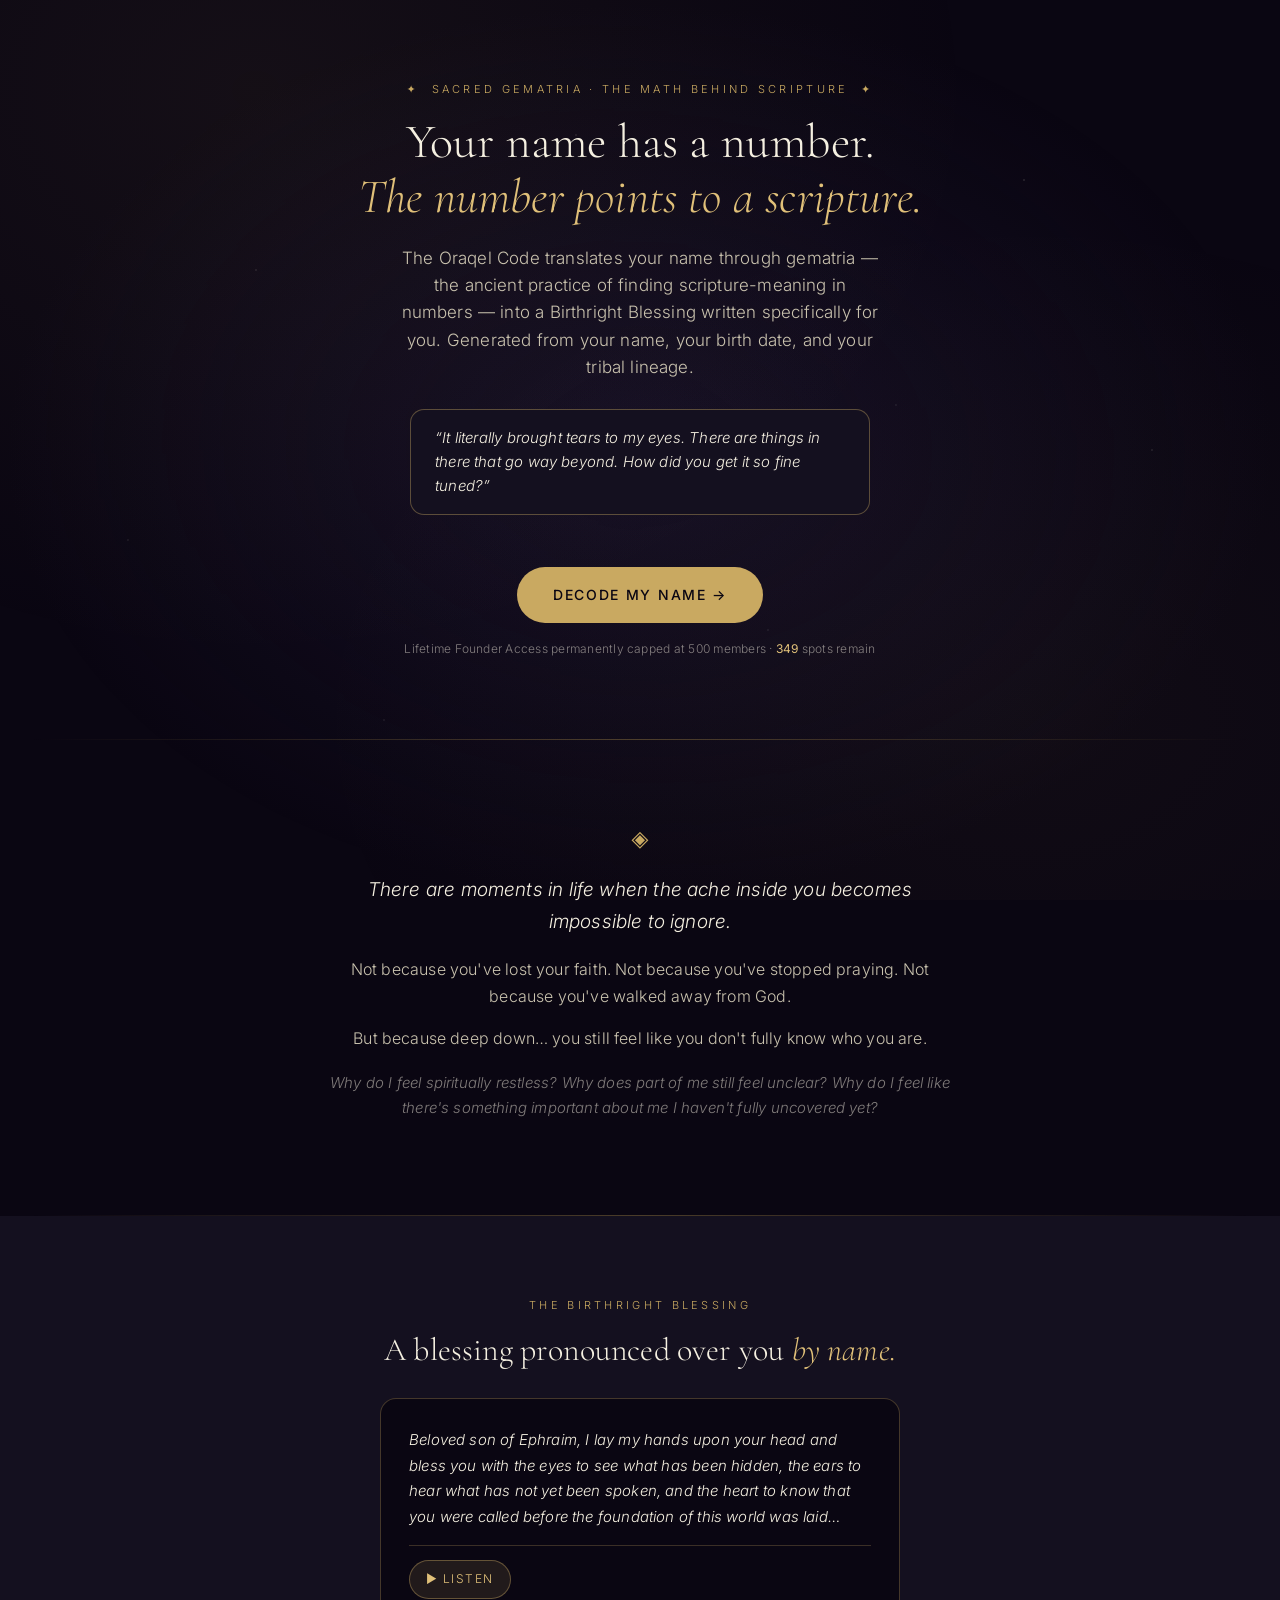
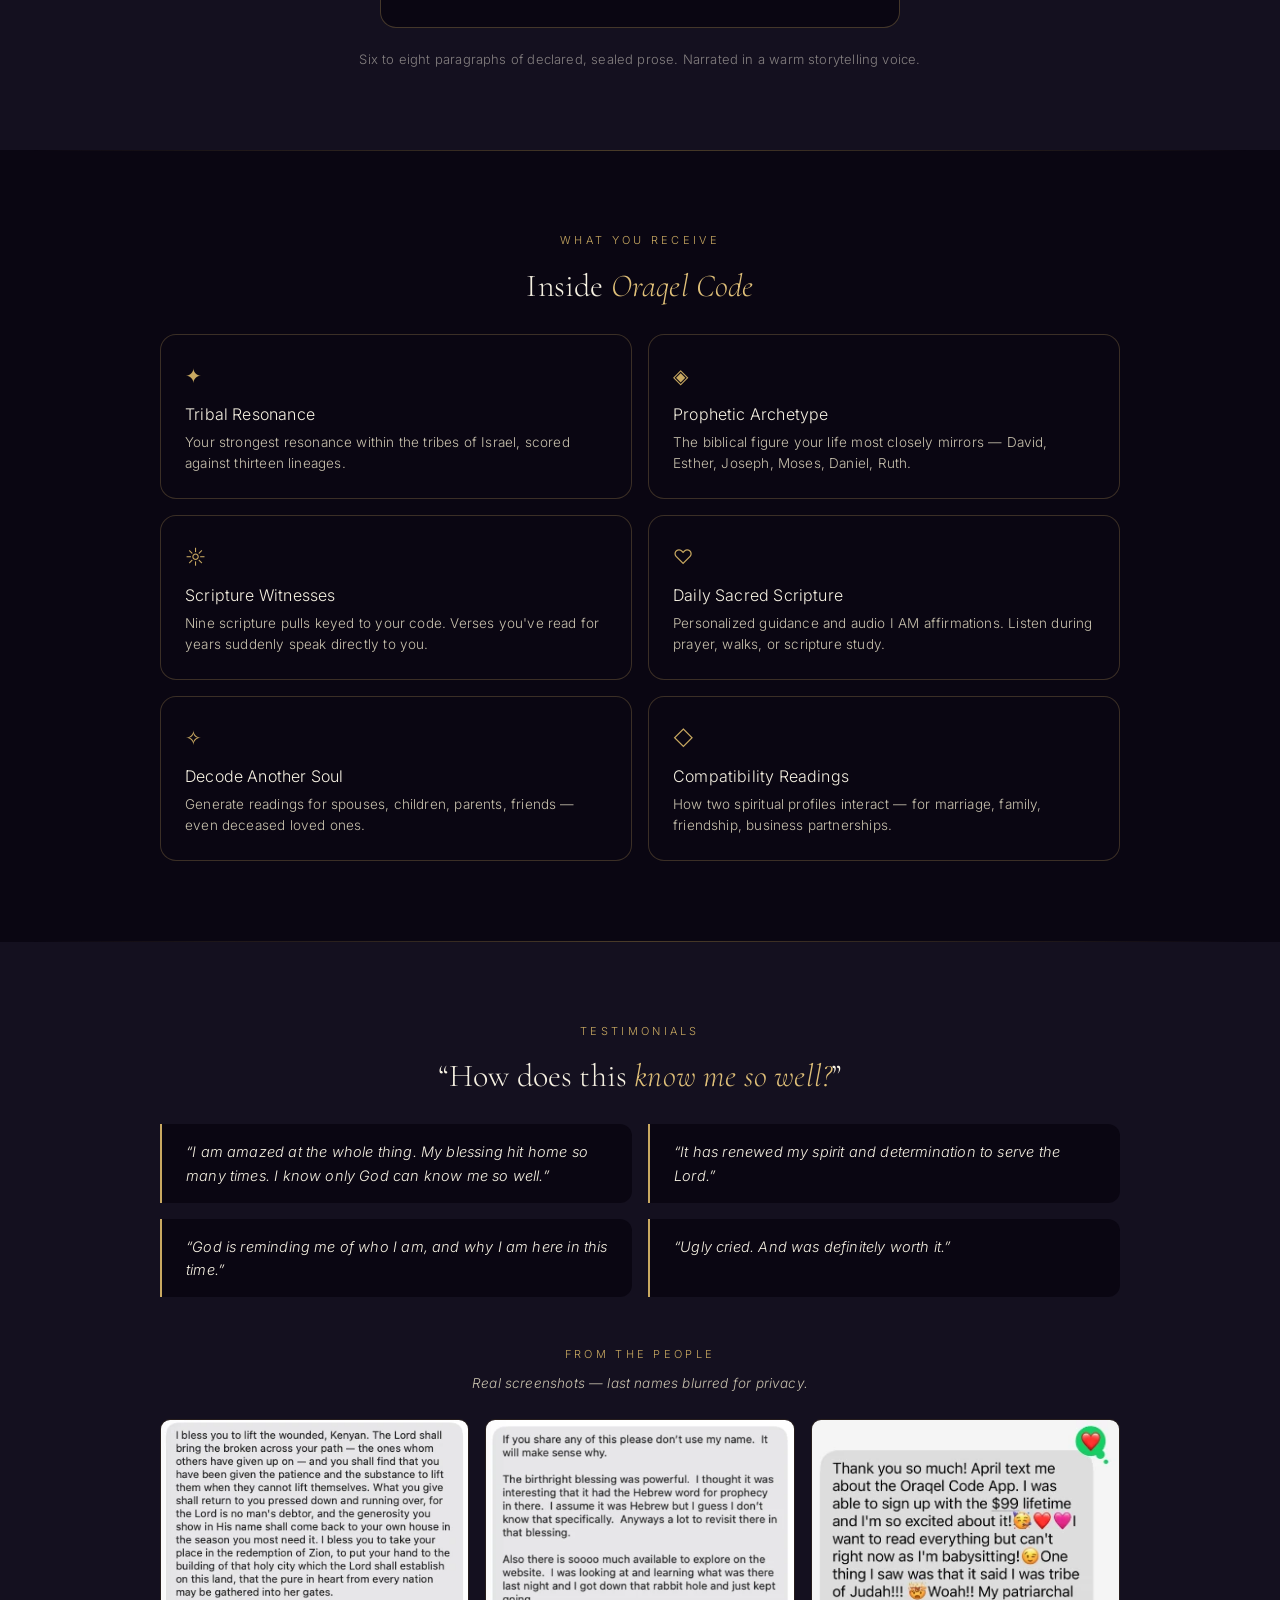
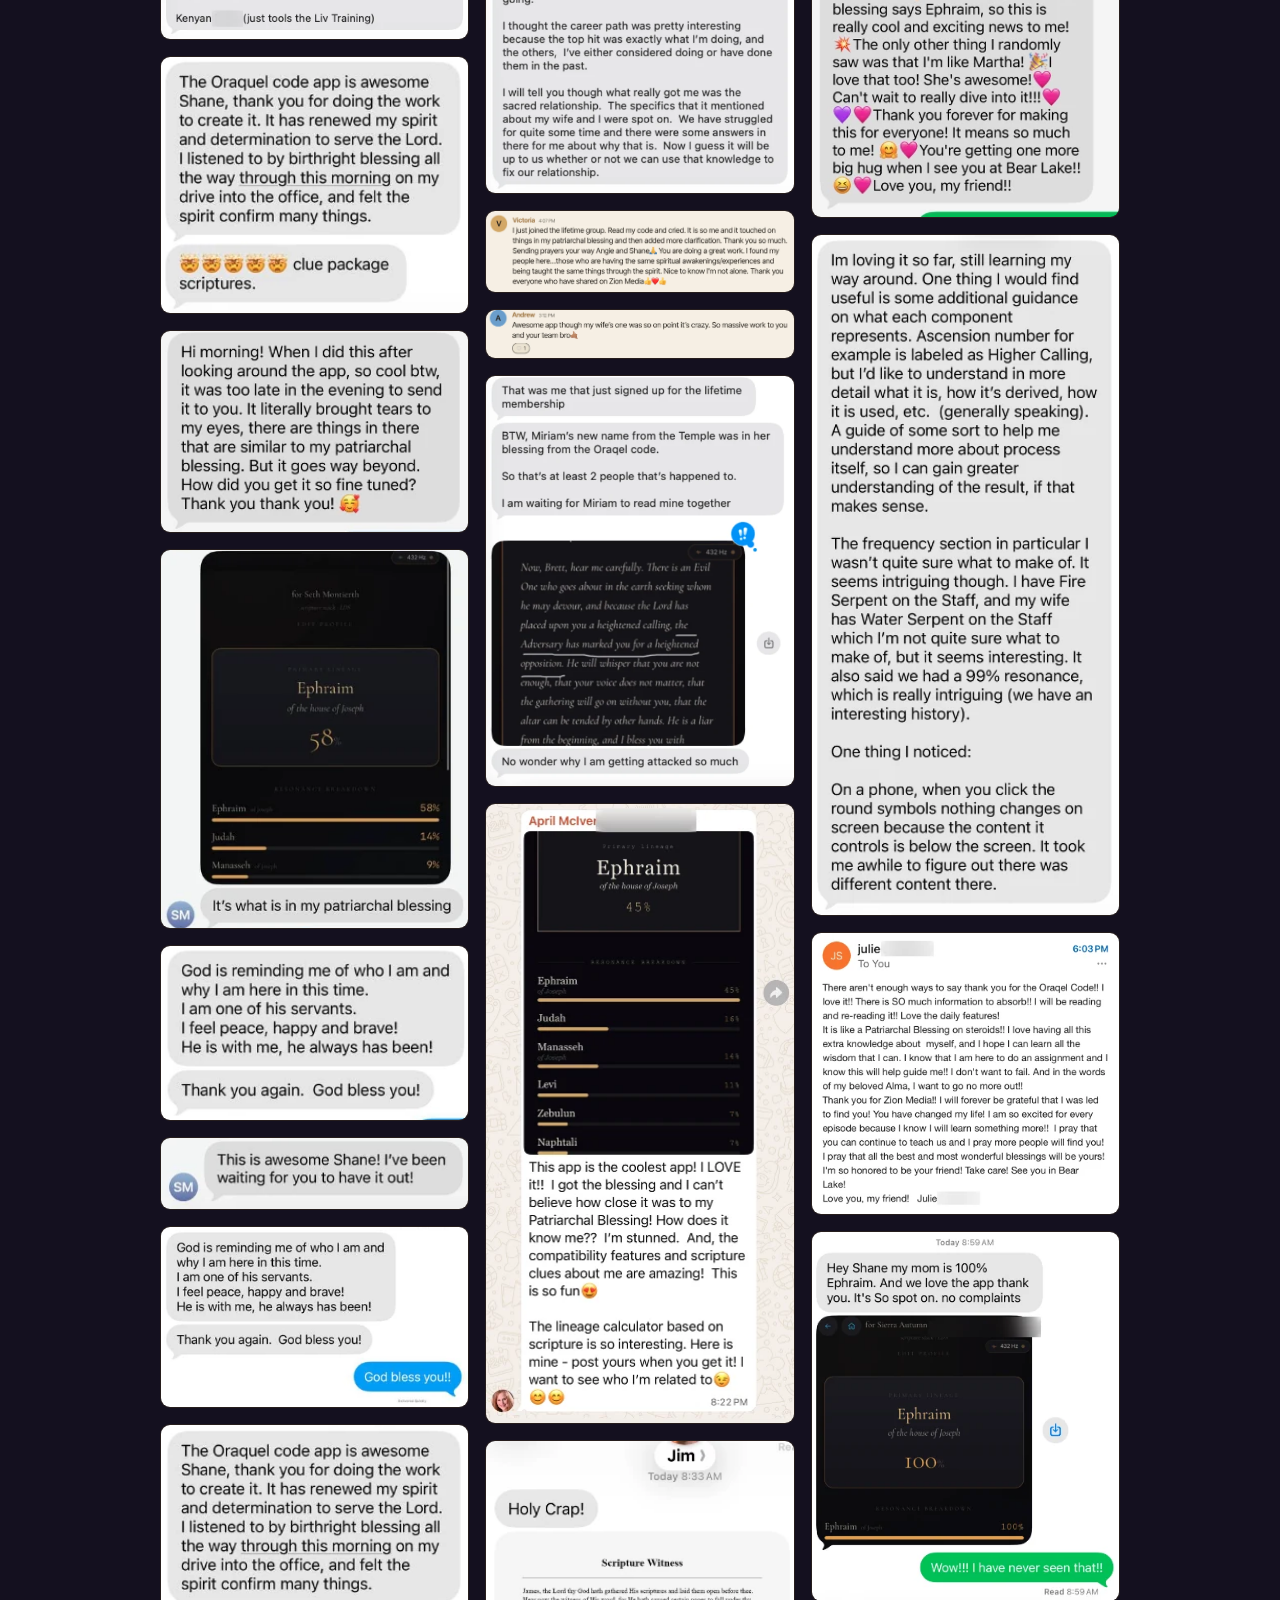
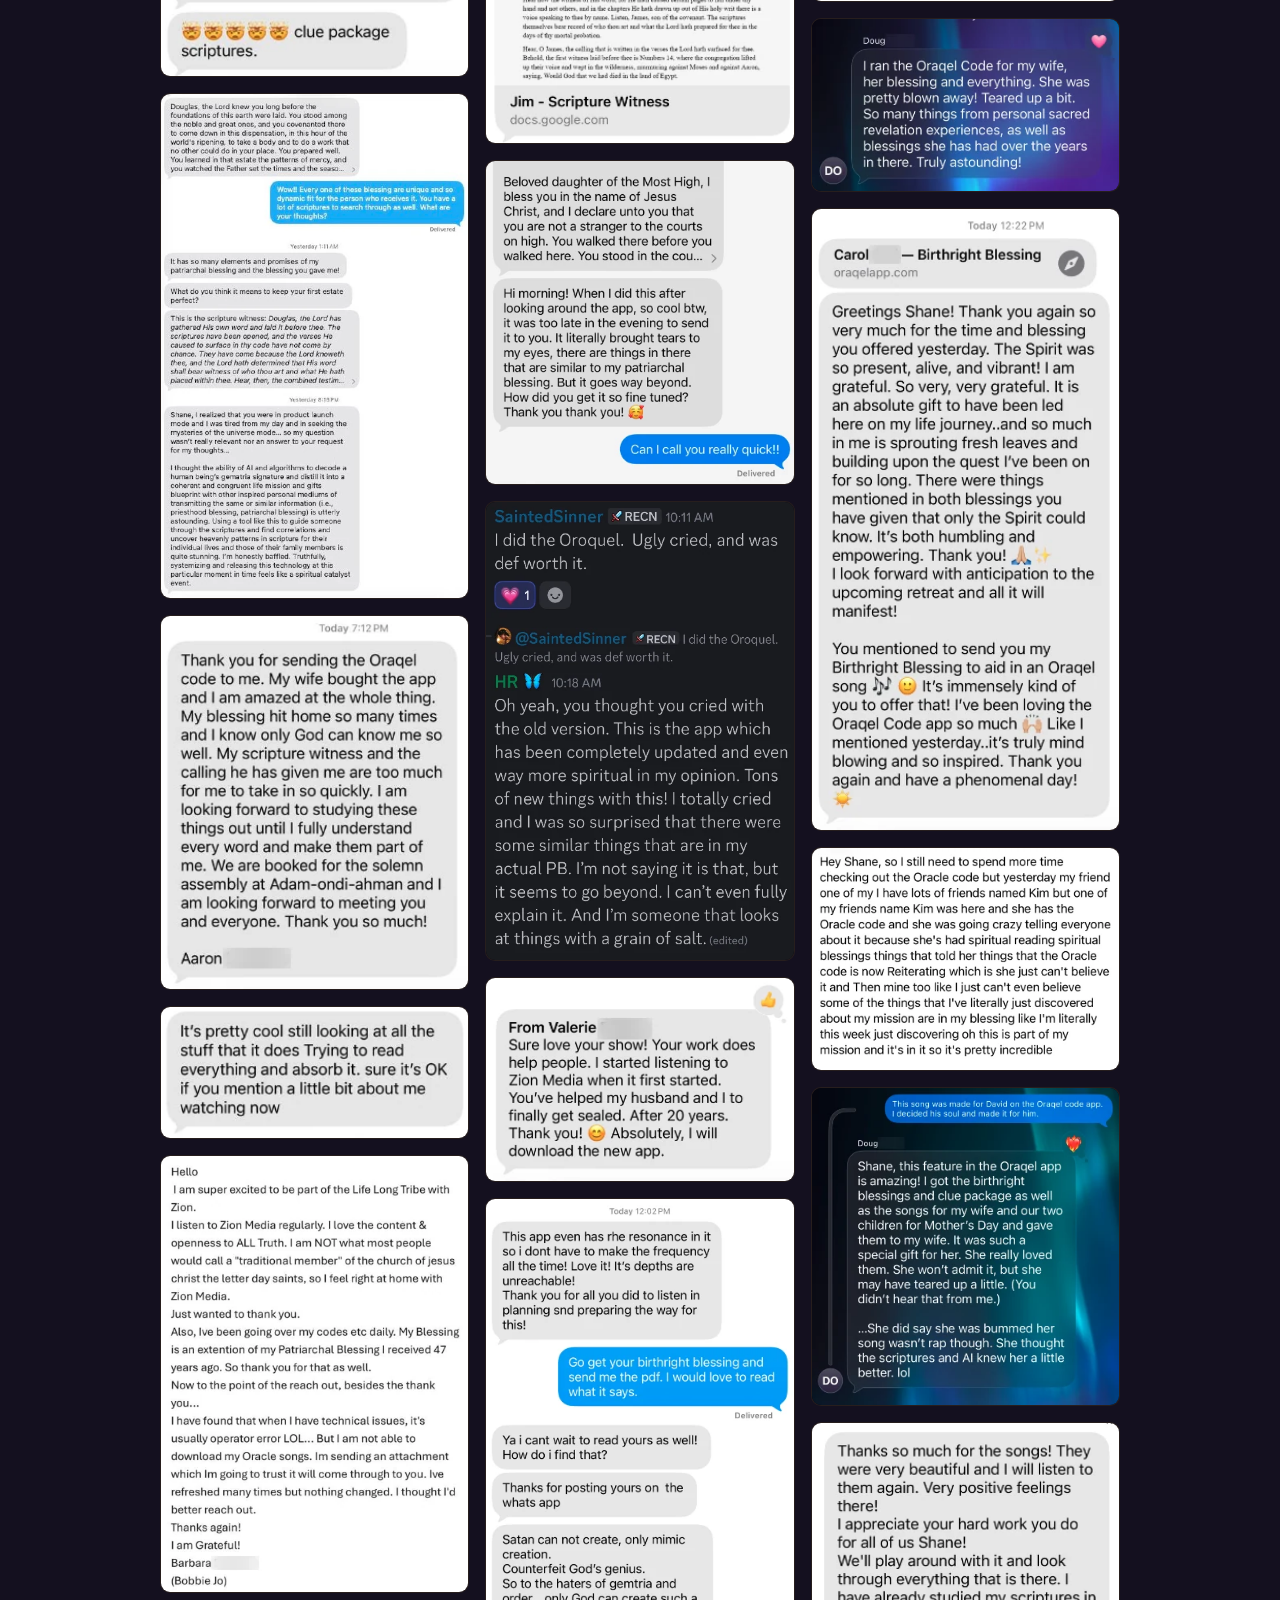
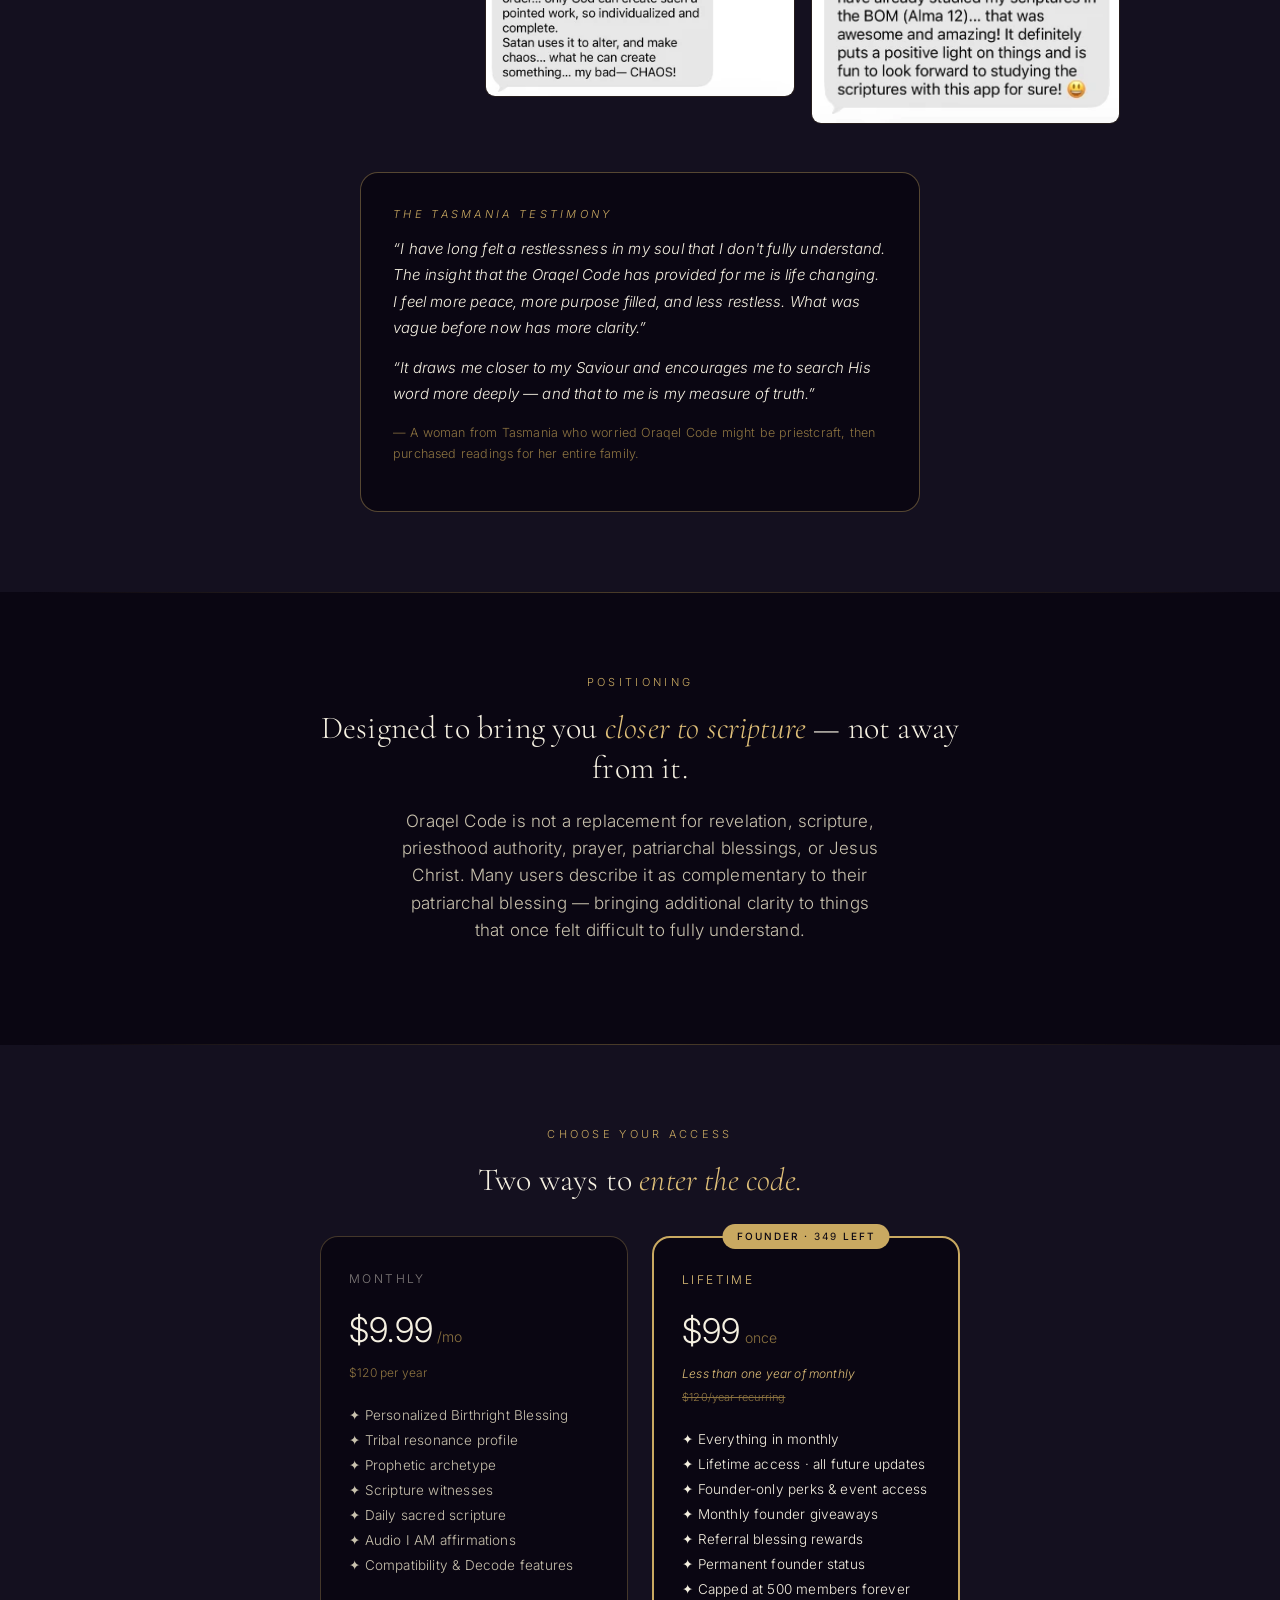
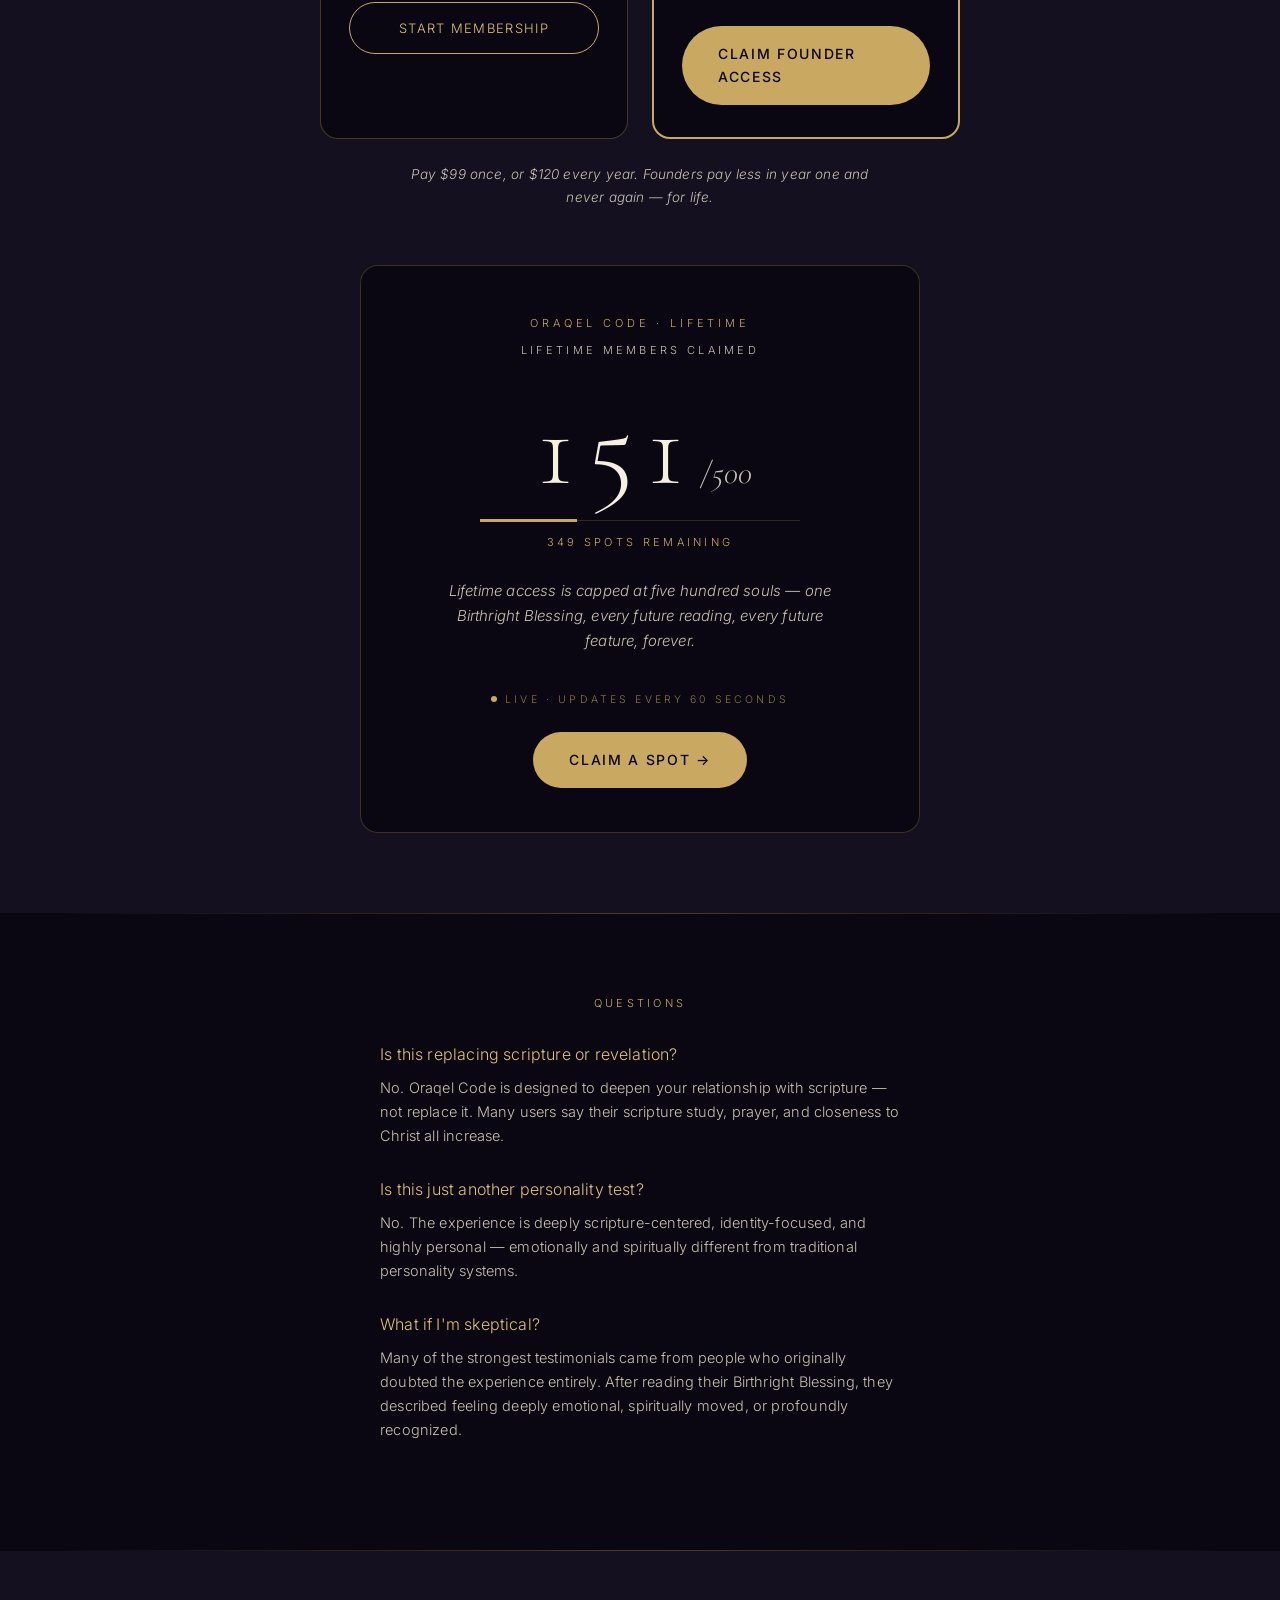
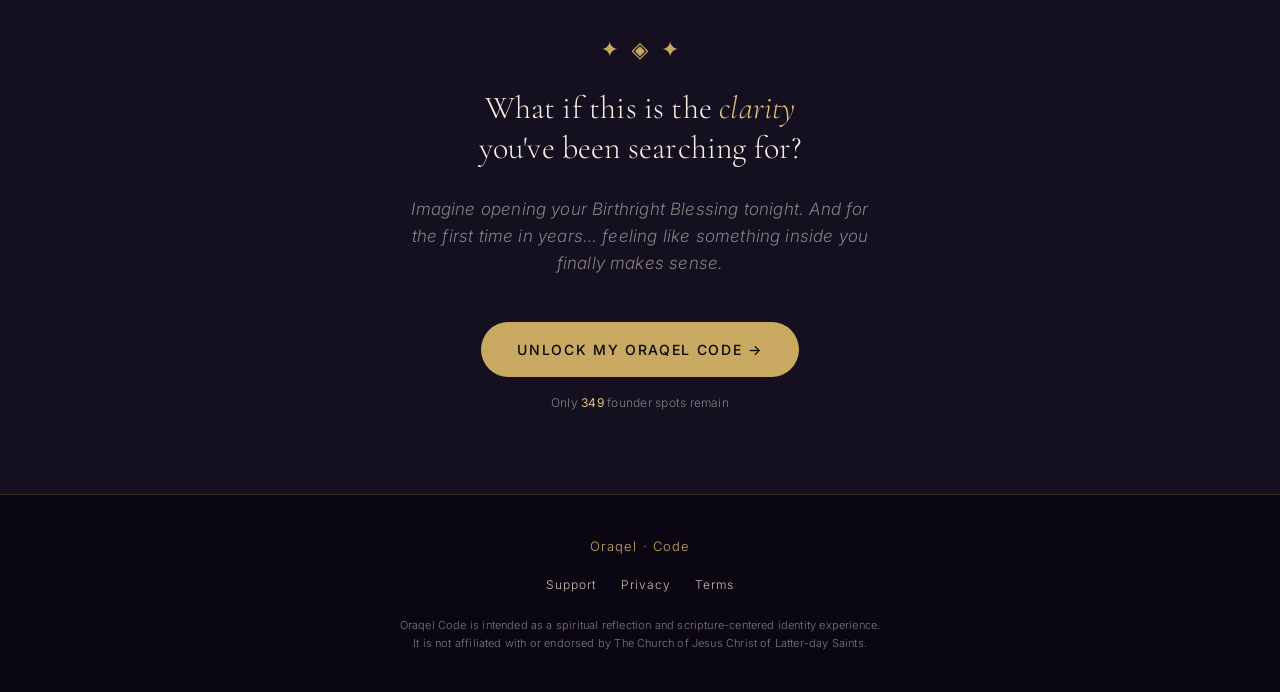
<file: code/index.html>
<!DOCTYPE html>
<html lang="en">
<head>
<meta charset="UTF-8">
<meta name="viewport" content="width=device-width, initial-scale=1.0">
<meta name="facebook-domain-verification" content="0pi1xk1bg4flp2at2l7x4gpsl33bw2">
<title>Your Name Has a Number — Oraqel Code</title>
<meta name="description" content="Find the scripture your name points to. The Oraqel Code computes your name's gematria value and reveals the verse, the pattern, and the Birthright Blessing written for you.">
<link rel="stylesheet" href="/styles.css">
<link rel="icon" type="image/svg+xml" href="data:image/svg+xml,%3Csvg xmlns='http://www.w3.org/2000/svg' viewBox='0 0 64 64'%3E%3Ccircle cx='32' cy='32' r='28' fill='none' stroke='%23C9A961' stroke-width='2'/%3E%3Ccircle cx='32' cy='32' r='6' fill='%23E0C079'/%3E%3C/svg%3E">

<!-- Meta Pixel Code -->
<script>
!function(f,b,e,v,n,t,s)
{if(f.fbq)return;n=f.fbq=function(){n.callMethod?
n.callMethod.apply(n,arguments):n.queue.push(arguments)};
if(!f._fbq)f._fbq=n;n.push=n;n.loaded=!0;n.version='2.0';
n.queue=[];t=b.createElement(e);t.async=!0;
t.src=v;s=b.getElementsByTagName(e)[0];
s.parentNode.insertBefore(t,s)}(window, document,'script',
'https://connect.facebook.net/en_US/fbevents.js');
fbq('init', '1800582271301294');
fbq('track', 'PageView');
</script>
<noscript><img height="1" width="1" style="display:none"
src="https://www.facebook.com/tr?id=1800582271301294&ev=PageView&noscript=1"
/></noscript>
<!-- End Meta Pixel Code -->

<!-- ============================================================
     LP-specific styles. Inherits brand tokens from /styles.css:
       --obsidian, --gold, --gold-bright, --gold-deep, --ivory,
       --ivory-dim, --serif, --sans
     This page intentionally has NO top nav (Meta-ad direct-response
     LP) — brand wordmark + utility links live in the footer.
     ============================================================ -->
<style>
  body { padding-bottom: 80px; }
  @media (min-width: 640px) { body { padding-bottom: 0; } }

  .lp-section { padding: 64px 20px; position: relative; z-index: 1; }
  @media (min-width: 640px) { .lp-section { padding: 80px 24px; } }
  .lp-section--raised { background: var(--obsidian-soft); }
  .lp-inner { max-width: 640px; margin: 0 auto; text-align: center; }
  .lp-inner--wide { max-width: 960px; }

  .lp-eyebrow {
    font-size: 11px;
    letter-spacing: 0.3em;
    text-transform: uppercase;
    color: var(--gold);
    margin-bottom: 16px;
  }
  .lp-h1 {
    font-family: var(--serif);
    font-weight: 300;
    font-size: 36px;
    line-height: 1.15;
    color: var(--ivory);
    margin: 12px 0;
  }
  @media (min-width: 640px) { .lp-h1 { font-size: 48px; } }
  .lp-h2 {
    font-family: var(--serif);
    font-weight: 300;
    font-size: 28px;
    color: var(--ivory);
    line-height: 1.25;
    margin-bottom: 28px;
  }
  @media (min-width: 640px) { .lp-h2 { font-size: 32px; } }
  .lp-h2--tight { margin-bottom: 20px; }
  .lp-italic { font-style: italic; color: var(--gold-bright); }
  .lp-sub {
    font-size: 17px;
    color: var(--ivory-dim);
    margin: 20px auto;
    max-width: 480px;
    line-height: 1.6;
  }
  .lp-pullquote {
    margin: 28px auto;
    max-width: 460px;
    padding: 16px 24px;
    border: 1px solid rgba(201, 169, 97, 0.4);
    border-radius: 14px;
    background: var(--obsidian-soft);
    font-size: 15px;
    font-style: italic;
    line-height: 1.6;
    color: var(--ivory);
    text-align: left;
  }

  .lp-btn-primary {
    display: inline-flex;
    align-items: center;
    gap: 6px;
    padding: 16px 36px;
    border-radius: 999px;
    background: var(--gold);
    color: var(--obsidian);
    font-weight: 500;
    font-size: 14px;
    text-transform: uppercase;
    letter-spacing: 0.12em;
    text-decoration: none;
    transition: background 0.18s ease;
    margin-top: 24px;
  }
  .lp-btn-primary:hover { background: var(--gold-bright); }
  .lp-btn-secondary {
    display: block;
    padding: 14px 16px;
    border-radius: 999px;
    border: 1px solid var(--gold);
    background: transparent;
    color: var(--gold-bright);
    font-size: 13px;
    text-transform: uppercase;
    letter-spacing: 0.1em;
    text-align: center;
    text-decoration: none;
    transition: background 0.18s ease;
  }
  .lp-btn-secondary:hover { background: rgba(201, 169, 97, 0.1); }
  .lp-cta-meta {
    font-size: 12px;
    color: var(--ivory-faint);
    letter-spacing: 0.02em;
    margin-top: 16px;
  }
  .lp-cta-meta strong { color: var(--gold-bright); font-weight: 400; }

  .lp-divider {
    height: 1px;
    margin: 0 32px;
    background: linear-gradient(90deg, transparent, var(--gold-deep), transparent);
    opacity: 0.5;
  }

  /* AGITATION */
  .lp-agitation p { color: var(--ivory-dim); font-size: 16px; margin-bottom: 14px; }
  .lp-agitation .lead { font-size: 19px; color: var(--ivory); font-style: italic; margin-bottom: 18px; }
  .lp-agitation .questions { font-size: 15px; font-style: italic; color: var(--ivory-faint); margin-top: 18px; }

  /* BLESSING SAMPLE */
  .lp-blessing-card {
    max-width: 520px;
    margin: 0 auto;
    padding: 28px;
    border: 1px solid rgba(201, 169, 97, 0.3);
    border-radius: 16px;
    background: var(--obsidian);
    text-align: left;
  }
  .lp-blessing-card p {
    font-size: 15px;
    line-height: 1.7;
    font-style: italic;
    color: var(--ivory);
    margin-bottom: 16px;
  }
  .lp-blessing-listen {
    border-top: 1px solid rgba(201, 169, 97, 0.25);
    padding-top: 14px;
    margin-top: 8px;
  }
  .lp-listen-btn {
    display: inline-flex;
    align-items: center;
    gap: 8px;
    background: rgba(201, 169, 97, 0.12);
    border: 1px solid rgba(201, 169, 97, 0.4);
    color: var(--gold-bright);
    padding: 8px 16px;
    border-radius: 999px;
    font-size: 12px;
    text-transform: uppercase;
    letter-spacing: 0.12em;
    cursor: pointer;
  }
  .lp-sample-note { font-size: 13px; color: var(--ivory-faint); margin-top: 20px; }

  /* FEATURES */
  .lp-features {
    display: grid;
    grid-template-columns: 1fr;
    gap: 16px;
    text-align: left;
  }
  @media (min-width: 640px) { .lp-features { grid-template-columns: 1fr 1fr; } }
  .lp-feature {
    padding: 24px;
    border: 1px solid rgba(201, 169, 97, 0.25);
    border-radius: 16px;
    background: var(--obsidian);
  }
  .lp-feature-glyph { font-size: 20px; color: var(--gold); margin-bottom: 8px; }
  .lp-feature-title { font-size: 16px; color: var(--ivory); margin-bottom: 4px; }
  .lp-feature-body { font-size: 13.5px; color: var(--ivory-dim); line-height: 1.55; }

  /* TESTIMONIALS — TEXT CARDS */
  .lp-quotes {
    display: grid;
    grid-template-columns: 1fr;
    gap: 16px;
    text-align: left;
    margin-bottom: 40px;
  }
  @media (min-width: 640px) { .lp-quotes { grid-template-columns: 1fr 1fr; } }
  .lp-quote {
    padding: 16px 24px;
    border-left: 2px solid var(--gold);
    border-top-right-radius: 12px;
    border-bottom-right-radius: 12px;
    background: var(--obsidian);
  }
  .lp-quote p { font-size: 14.5px; font-style: italic; line-height: 1.6; color: var(--ivory); }

  /* TESTIMONIALS — MASONRY WALL */
  .lp-wall-heading { text-align: center; margin: 48px 0 24px; }
  .lp-wall-heading p:first-child { color: var(--gold); font-size: 11px; letter-spacing: 0.3em; text-transform: uppercase; margin-bottom: 8px; }
  .lp-wall-heading p:last-child { color: var(--ivory-dim); font-size: 13.5px; font-style: italic; }
  .lp-masonry { column-count: 1; column-gap: 16px; }
  @media (min-width: 640px) { .lp-masonry { column-count: 2; } }
  @media (min-width: 900px) { .lp-masonry { column-count: 3; } }
  .lp-tile {
    break-inside: avoid;
    margin-bottom: 16px;
    border: 0.5px solid rgba(201, 169, 97, 0.15);
    border-radius: 10px;
    overflow: hidden;
    background: var(--obsidian);
    display: block;
  }
  .lp-tile img { display: block; width: 100%; height: auto; }

  /* TASMANIA */
  .lp-tasmania {
    max-width: 560px;
    margin: 48px auto 0;
    padding: 32px;
    border: 1px solid rgba(201, 169, 97, 0.4);
    border-radius: 18px;
    background: var(--obsidian);
    text-align: left;
  }
  .lp-tasmania p { font-size: 15px; line-height: 1.75; font-style: italic; color: var(--ivory); margin-bottom: 14px; }
  .lp-tasmania .attribution { font-size: 12.5px; color: var(--gold-deep); font-style: normal; margin-top: 4px; }

  /* OFFER */
  .lp-offer-grid {
    display: grid;
    grid-template-columns: 1fr;
    gap: 24px;
    max-width: 640px;
    margin: 36px auto 0;
  }
  @media (min-width: 640px) { .lp-offer-grid { grid-template-columns: 1fr 1fr; } }
  .lp-card {
    padding: 32px 28px;
    border: 1px solid rgba(201, 169, 97, 0.3);
    border-radius: 18px;
    background: var(--obsidian);
    text-align: left;
    position: relative;
  }
  .lp-card--featured { border: 2px solid var(--gold); }
  .lp-card-tier { font-size: 12px; text-transform: uppercase; letter-spacing: 0.2em; color: var(--ivory-faint); margin-bottom: 12px; }
  .lp-card--featured .lp-card-tier { color: var(--gold-bright); }
  .lp-card-price { font-size: 34px; font-weight: 300; color: var(--ivory); margin-bottom: 4px; }
  .lp-card-price small { font-size: 14px; color: var(--gold-deep); font-weight: 300; }
  .lp-card-subprice { font-size: 12px; color: var(--gold-deep); margin-bottom: 20px; }
  .lp-card-emphasis { font-size: 12px; font-style: italic; color: var(--gold-bright); margin-bottom: 4px; }
  .lp-card-strike { font-size: 11px; color: var(--gold-deep); text-decoration: line-through; margin-bottom: 20px; }
  .lp-card-list { list-style: none; padding: 0; margin: 0 0 24px; }
  .lp-card-list li { font-size: 13.5px; line-height: 1.85; color: var(--ivory-dim); }
  .lp-card--featured .lp-card-list li { color: var(--ivory); }
  .lp-card-badge {
    position: absolute;
    top: -14px;
    left: 50%;
    transform: translateX(-50%);
    background: var(--gold);
    color: var(--obsidian);
    font-size: 10px;
    font-weight: 500;
    text-transform: uppercase;
    letter-spacing: 0.2em;
    padding: 4px 14px;
    border-radius: 999px;
    white-space: nowrap;
  }
  .lp-card-badge span { font-weight: 400; }
  .lp-offer-note { max-width: 460px; margin: 24px auto 0; font-size: 13.5px; font-style: italic; color: var(--ivory-dim); text-align: center; }

  /* LIVE COUNTER */
  .lp-counter {
    max-width: 560px;
    margin: 56px auto 0;
    padding: 48px 32px 44px;
    border: 1px solid rgba(201, 169, 97, 0.25);
    border-radius: 18px;
    background: var(--obsidian);
    text-align: center;
  }
  .lp-counter .label { font-size: 11px; letter-spacing: 0.35em; text-transform: uppercase; color: var(--gold); margin-bottom: 8px; }
  .lp-counter .label-sub { font-size: 11px; letter-spacing: 0.3em; text-transform: uppercase; color: var(--ivory-dim); margin-bottom: 32px; }
  .lp-counter-number {
    display: flex;
    align-items: baseline;
    justify-content: center;
    gap: 8px;
    margin-bottom: 16px;
  }
  .lp-counter-number .big { font-family: var(--serif); font-weight: 300; font-size: 96px; line-height: 1; color: var(--ivory); font-variant-numeric: tabular-nums; }
  @media (min-width: 640px) { .lp-counter-number .big { font-size: 112px; } }
  .lp-counter-number .total { font-family: var(--serif); font-weight: 300; font-style: italic; font-size: 32px; line-height: 1; color: var(--ivory-dim); }
  .lp-counter-bar { position: relative; max-width: 320px; height: 1px; background: rgba(201, 169, 97, 0.2); margin: 0 auto 12px; }
  .lp-counter-bar-fill { position: absolute; top: -1px; left: 0; height: 3px; background: var(--gold); width: 30.2%; transition: width 0.7s ease-out; }
  .lp-counter-remaining { font-size: 11px; letter-spacing: 0.3em; text-transform: uppercase; color: var(--gold); margin-bottom: 28px; }
  .lp-counter-prose { max-width: 400px; margin: 0 auto 28px; font-size: 15px; font-style: italic; line-height: 1.65; color: var(--ivory-dim); }
  .lp-counter-pulse { display: inline-flex; align-items: center; gap: 8px; font-size: 10.5px; letter-spacing: 0.3em; text-transform: uppercase; color: var(--gold-deep); margin-bottom: 24px; }
  .lp-counter-pulse .dot { width: 6px; height: 6px; border-radius: 50%; background: var(--gold); animation: pulse 1.8s ease-in-out infinite; }
  @keyframes pulse { 0%, 100% { opacity: 0.4; } 50% { opacity: 1; } }

  /* FAQ */
  .lp-faq { max-width: 520px; margin: 0 auto; text-align: left; }
  .lp-faq-q { font-size: 16px; color: var(--gold-bright); margin-bottom: 8px; }
  .lp-faq-a { font-size: 14.5px; color: var(--ivory-dim); line-height: 1.65; margin-bottom: 28px; }

  /* FOOTER */
  .lp-footer {
    border-top: 1px solid rgba(201, 169, 97, 0.2);
    padding: 40px 24px;
    text-align: center;
    background: var(--obsidian);
  }
  .lp-footer-mark { color: var(--gold); font-size: 13px; letter-spacing: 0.08em; margin-bottom: 18px; }
  .lp-footer-links { display: flex; justify-content: center; gap: 24px; margin-bottom: 22px; font-size: 12px; letter-spacing: 0.08em; }
  .lp-footer-links a { color: var(--ivory-dim); text-decoration: none; transition: color 0.18s ease; }
  .lp-footer-links a:hover { color: var(--gold-bright); }
  .lp-footer-disclaimer { font-size: 11px; line-height: 1.6; color: var(--ivory-faint); max-width: 560px; margin: 0 auto; }

  /* STICKY MOBILE CTA */
  .lp-sticky-cta {
    position: fixed;
    inset: auto 0 0 0;
    z-index: 50;
    padding: 12px 16px calc(12px + env(safe-area-inset-bottom));
    background: var(--obsidian);
    border-top: 1px solid rgba(201, 169, 97, 0.3);
  }
  @media (min-width: 640px) { .lp-sticky-cta { display: none; } }
  .lp-sticky-cta a {
    display: block;
    text-align: center;
    background: var(--gold);
    color: var(--obsidian);
    padding: 14px;
    border-radius: 999px;
    font-size: 13px;
    font-weight: 500;
    text-transform: uppercase;
    letter-spacing: 0.12em;
    text-decoration: none;
  }
</style>
</head>

<body>

<!-- ============== HERO ============== -->
<section class="lp-section">
  <div class="lp-inner">
    <p class="lp-eyebrow">✦&nbsp;&nbsp;Sacred Gematria · The Math Behind Scripture&nbsp;&nbsp;✦</p>
    <h1 class="lp-h1">
      Your name has a number.<br>
      <em class="lp-italic">The number points to a scripture.</em>
    </h1>
    <p class="lp-sub">
      The Oraqel Code translates your name through gematria — the ancient practice of finding scripture-meaning in numbers — into a Birthright Blessing written specifically for you. Generated from your name, your birth date, and your tribal lineage.
    </p>
    <blockquote class="lp-pullquote">
      &ldquo;It literally brought tears to my eyes. There are things in there that go way beyond. How did you get it so fine tuned?&rdquo;
    </blockquote>
    <a href="https://oraqelapp.com/signup?next=%2Fpaywall%3Fplan%3Dlifetime" class="lp-btn-primary">
      Decode my name →
    </a>
    <p class="lp-cta-meta">
      Lifetime Founder Access permanently capped at 500 members ·
      <strong>349</strong> spots remain
    </p>
  </div>
</section>

<div class="lp-divider"></div>

<!-- ============== AGITATION ============== -->
<section class="lp-section">
  <div class="lp-inner lp-agitation">
    <p style="color: var(--gold); font-size: 22px; margin-bottom: 16px;">◈</p>
    <p class="lead">There are moments in life when the ache inside you becomes impossible to ignore.</p>
    <p>Not because you've lost your faith. Not because you've stopped praying. Not because you've walked away from God.</p>
    <p>But because deep down… you still feel like you don't fully know who you are.</p>
    <p class="questions">Why do I feel spiritually restless? Why does part of me still feel unclear? Why do I feel like there's something important about me I haven't fully uncovered yet?</p>
  </div>
</section>

<div class="lp-divider"></div>

<!-- ============== BLESSING SAMPLE ============== -->
<section class="lp-section lp-section--raised">
  <div class="lp-inner">
    <p class="lp-eyebrow">The Birthright Blessing</p>
    <h2 class="lp-h2">A blessing pronounced over you <em class="lp-italic">by name.</em></h2>
    <div class="lp-blessing-card">
      <p>Beloved son of Ephraim, I lay my hands upon your head and bless you with the eyes to see what has been hidden, the ears to hear what has not yet been spoken, and the heart to know that you were called before the foundation of this world was laid…</p>
      <div class="lp-blessing-listen">
        <span class="lp-listen-btn">▶ Listen</span>
      </div>
    </div>
    <p class="lp-sample-note">Six to eight paragraphs of declared, sealed prose. Narrated in a warm storytelling voice.</p>
  </div>
</section>

<div class="lp-divider"></div>

<!-- ============== FEATURES ============== -->
<section class="lp-section">
  <div class="lp-inner lp-inner--wide">
    <p class="lp-eyebrow">What you receive</p>
    <h2 class="lp-h2">Inside <em class="lp-italic">Oraqel Code</em></h2>
    <div class="lp-features">
      <div class="lp-feature">
        <div class="lp-feature-glyph">✦</div>
        <div class="lp-feature-title">Tribal Resonance</div>
        <div class="lp-feature-body">Your strongest resonance within the tribes of Israel, scored against thirteen lineages.</div>
      </div>
      <div class="lp-feature">
        <div class="lp-feature-glyph">◈</div>
        <div class="lp-feature-title">Prophetic Archetype</div>
        <div class="lp-feature-body">The biblical figure your life most closely mirrors — David, Esther, Joseph, Moses, Daniel, Ruth.</div>
      </div>
      <div class="lp-feature">
        <div class="lp-feature-glyph">☼</div>
        <div class="lp-feature-title">Scripture Witnesses</div>
        <div class="lp-feature-body">Nine scripture pulls keyed to your code. Verses you've read for years suddenly speak directly to you.</div>
      </div>
      <div class="lp-feature">
        <div class="lp-feature-glyph">♡</div>
        <div class="lp-feature-title">Daily Sacred Scripture</div>
        <div class="lp-feature-body">Personalized guidance and audio I AM affirmations. Listen during prayer, walks, or scripture study.</div>
      </div>
      <div class="lp-feature">
        <div class="lp-feature-glyph">✧</div>
        <div class="lp-feature-title">Decode Another Soul</div>
        <div class="lp-feature-body">Generate readings for spouses, children, parents, friends — even deceased loved ones.</div>
      </div>
      <div class="lp-feature">
        <div class="lp-feature-glyph">◇</div>
        <div class="lp-feature-title">Compatibility Readings</div>
        <div class="lp-feature-body">How two spiritual profiles interact — for marriage, family, friendship, business partnerships.</div>
      </div>
    </div>
  </div>
</section>

<div class="lp-divider"></div>

<!-- ============== TESTIMONIALS ============== -->
<section class="lp-section lp-section--raised">
  <div class="lp-inner lp-inner--wide">
    <p class="lp-eyebrow">Testimonials</p>
    <h2 class="lp-h2">&ldquo;How does this <em class="lp-italic">know me so well?</em>&rdquo;</h2>

    <div class="lp-quotes">
      <div class="lp-quote"><p>&ldquo;I am amazed at the whole thing. My blessing hit home so many times. I know only God can know me so well.&rdquo;</p></div>
      <div class="lp-quote"><p>&ldquo;It has renewed my spirit and determination to serve the Lord.&rdquo;</p></div>
      <div class="lp-quote"><p>&ldquo;God is reminding me of who I am, and why I am here in this time.&rdquo;</p></div>
      <div class="lp-quote"><p>&ldquo;Ugly cried. And was definitely worth it.&rdquo;</p></div>
    </div>

    <div class="lp-wall-heading">
      <p>From the people</p>
      <p>Real screenshots — last names blurred for privacy.</p>
    </div>
    <div class="lp-masonry" id="masonry"></div>

    <div class="lp-tasmania">
      <p style="color: var(--gold); font-size: 11px; letter-spacing: 0.3em; text-transform: uppercase; margin-bottom: 12px;">The Tasmania Testimony</p>
      <p>&ldquo;I have long felt a restlessness in my soul that I don't fully understand. The insight that the Oraqel Code has provided for me is life changing. I feel more peace, more purpose filled, and less restless. What was vague before now has more clarity.&rdquo;</p>
      <p>&ldquo;It draws me closer to my Saviour and encourages me to search His word more deeply — and that to me is my measure of truth.&rdquo;</p>
      <p class="attribution">— A woman from Tasmania who worried Oraqel Code might be priestcraft, then purchased readings for her entire family.</p>
    </div>
  </div>
</section>

<div class="lp-divider"></div>

<!-- ============== POSITIONING ============== -->
<section class="lp-section">
  <div class="lp-inner">
    <p class="lp-eyebrow">Positioning</p>
    <h2 class="lp-h2 lp-h2--tight">Designed to bring you <em class="lp-italic">closer to scripture</em> — not away from it.</h2>
    <p class="lp-sub">Oraqel Code is not a replacement for revelation, scripture, priesthood authority, prayer, patriarchal blessings, or Jesus Christ. Many users describe it as complementary to their patriarchal blessing — bringing additional clarity to things that once felt difficult to fully understand.</p>
  </div>
</section>

<div class="lp-divider"></div>

<!-- ============== OFFER ============== -->
<section class="lp-section lp-section--raised" id="offer">
  <div class="lp-inner lp-inner--wide">
    <p class="lp-eyebrow">Choose your access</p>
    <h2 class="lp-h2">Two ways to <em class="lp-italic">enter the code.</em></h2>

    <div class="lp-offer-grid">
      <!-- Monthly -->
      <div class="lp-card">
        <div class="lp-card-tier">Monthly</div>
        <div class="lp-card-price">$9.99<small> /mo</small></div>
        <div class="lp-card-subprice">$120 per year</div>
        <ul class="lp-card-list">
          <li>✦ Personalized Birthright Blessing</li>
          <li>✦ Tribal resonance profile</li>
          <li>✦ Prophetic archetype</li>
          <li>✦ Scripture witnesses</li>
          <li>✦ Daily sacred scripture</li>
          <li>✦ Audio I AM affirmations</li>
          <li>✦ Compatibility &amp; Decode features</li>
        </ul>
        <a href="https://oraqelapp.com/signup?next=%2Fpaywall%3Fplan%3Dmonthly" class="lp-btn-secondary">Start membership</a>
      </div>

      <!-- Lifetime Founder -->
      <div class="lp-card lp-card--featured">
        <div class="lp-card-badge">Founder · <span>349</span> left</div>
        <div class="lp-card-tier">Lifetime</div>
        <div class="lp-card-price">$99<small> once</small></div>
        <div class="lp-card-emphasis">Less than one year of monthly</div>
        <div class="lp-card-strike">$120/year recurring</div>
        <ul class="lp-card-list">
          <li>✦ Everything in monthly</li>
          <li>✦ Lifetime access · all future updates</li>
          <li>✦ Founder-only perks &amp; event access</li>
          <li>✦ Monthly founder giveaways</li>
          <li>✦ Referral blessing rewards</li>
          <li>✦ Permanent founder status</li>
          <li>✦ Capped at 500 members forever</li>
        </ul>
        <a href="https://oraqelapp.com/signup?next=%2Fpaywall%3Fplan%3Dlifetime" class="lp-btn-primary" style="margin: 0; width: 100%; justify-content: center;">Claim founder access</a>
      </div>
    </div>

    <p class="lp-offer-note">Pay $99 once, or $120 every year. Founders pay less in year one and never again — for life.</p>

    <!-- Counter -->
    <div class="lp-counter">
      <p class="label">Oraqel Code · Lifetime</p>
      <p class="label-sub">Lifetime members claimed</p>
      <div class="lp-counter-number">
        <span class="big">151</span>
        <span class="total">/500</span>
      </div>
      <div class="lp-counter-bar"><div class="lp-counter-bar-fill"></div></div>
      <p class="lp-counter-remaining">349 spots remaining</p>
      <p class="lp-counter-prose">Lifetime access is capped at five hundred souls — one Birthright Blessing, every future reading, every future feature, forever.</p>
      <p class="lp-counter-pulse"><span class="dot"></span>Live · updates every 60 seconds</p>
      <a href="https://oraqelapp.com/signup?next=%2Fpaywall%3Fplan%3Dlifetime" class="lp-btn-primary" style="margin-top: 0;">Claim a spot →</a>
    </div>
  </div>
</section>

<div class="lp-divider"></div>

<!-- ============== FAQ ============== -->
<section class="lp-section">
  <div class="lp-inner">
    <p class="lp-eyebrow" style="text-align: center;">Questions</p>
    <div class="lp-faq" style="margin-top: 28px;">
      <p class="lp-faq-q">Is this replacing scripture or revelation?</p>
      <p class="lp-faq-a">No. Oraqel Code is designed to deepen your relationship with scripture — not replace it. Many users say their scripture study, prayer, and closeness to Christ all increase.</p>

      <p class="lp-faq-q">Is this just another personality test?</p>
      <p class="lp-faq-a">No. The experience is deeply scripture-centered, identity-focused, and highly personal — emotionally and spiritually different from traditional personality systems.</p>

      <p class="lp-faq-q">What if I'm skeptical?</p>
      <p class="lp-faq-a">Many of the strongest testimonials came from people who originally doubted the experience entirely. After reading their Birthright Blessing, they described feeling deeply emotional, spiritually moved, or profoundly recognized.</p>
    </div>
  </div>
</section>

<div class="lp-divider"></div>

<!-- ============== FINAL CTA ============== -->
<section class="lp-section lp-section--raised">
  <div class="lp-inner">
    <p style="color: var(--gold); font-size: 22px; margin-bottom: 20px;">✦&nbsp;&nbsp;◈&nbsp;&nbsp;✦</p>
    <h2 class="lp-h2">What if this is the <em class="lp-italic">clarity</em><br>you've been searching for?</h2>
    <p class="lp-sub" style="font-style: italic; color: var(--ivory-faint);">Imagine opening your Birthright Blessing tonight. And for the first time in years… feeling like something inside you finally makes sense.</p>
    <a href="https://oraqelapp.com/signup?next=%2Fpaywall%3Fplan%3Dlifetime" class="lp-btn-primary">Unlock my Oraqel Code →</a>
    <p class="lp-cta-meta">Only <strong>349</strong> founder spots remain</p>
  </div>
</section>

<!-- ============== FOOTER ============== -->
<footer class="lp-footer">
  <div class="lp-footer-mark">Oraqel · Code</div>
  <nav class="lp-footer-links">
    <a href="/support">Support</a>
    <a href="/privacy">Privacy</a>
    <a href="/terms">Terms</a>
  </nav>
  <p class="lp-footer-disclaimer">
    Oraqel Code is intended as a spiritual reflection and scripture-centered identity experience.<br>
    It is not affiliated with or endorsed by The Church of Jesus Christ of Latter-day Saints.
  </p>
</footer>

<!-- ============== STICKY MOBILE CTA ============== -->
<div class="lp-sticky-cta">
  <a href="https://oraqelapp.com/signup?next=%2Fpaywall%3Fplan%3Dlifetime">
    Claim Lifetime Founder · $99
  </a>
</div>

<script>
  // Build the 31-tile masonry wall. PNG with WebP fallback for ~70%
  // bandwidth savings on supporting browsers. First 6 eager-load
  // because they're above the fold on most desktop viewports.
  const m = document.getElementById('masonry');
  for (let i = 1; i <= 31; i++) {
    const n = String(i).padStart(2, '0');
    const tile = document.createElement('div');
    tile.className = 'lp-tile';
    tile.innerHTML = `
      <picture>
        <source srcset="/testimonies/testimony_${n}.webp" type="image/webp">
        <img loading="${i <= 6 ? 'eager' : 'lazy'}"
             src="/testimonies/testimony_${n}.png"
             alt="Testimony ${i}">
      </picture>`;
    m.appendChild(tile);
  }
</script>

<script>
  // Cross-domain attribution propagation. When a paid-ad visitor
  // lands here, the platform appends click-ids (fbclid / ttclid /
  // gclid) and campaign UTMs to the URL; the Meta / TikTok pixels
  // also set _fbp / _fbc / _ttp cookies. All of that is scoped to
  // oraqelcode.com and won't follow the user to oraqelapp.com when
  // they click a CTA. So we append every click-id, every utm_*, and
  // the pixel cookies as URL params on every CTA pointing at
  // oraqelapp.com — the app side reads them back and signup persists
  // them to user_attribution. No-op if nothing is present.
  (function(){
    try {
      var sp = new URLSearchParams(window.location.search);
      var FORWARD = ['fbclid','ttclid','gclid','utm_source','utm_medium','utm_campaign','utm_content','utm_term'];
      var carry = {};
      var any = false;
      FORWARD.forEach(function(k){ var v = sp.get(k); if (v) { carry[k] = v; any = true; } });
      ['_fbp','_fbc','_ttp'].forEach(function(name){
        var m = document.cookie.match(new RegExp('(?:^|; )' + name + '=([^;]+)'));
        if (m) { carry[name] = decodeURIComponent(m[1]); any = true; }
      });
      if (!any) return;
      document.querySelectorAll('a[href*="oraqelapp.com"]').forEach(function(a){
        try {
          var u = new URL(a.href);
          Object.keys(carry).forEach(function(k){ u.searchParams.set(k, carry[k]); });
          a.href = u.toString();
        } catch(e) {}
      });
    } catch(e) {}
  })();
</script>

</body>
</html>
</file>
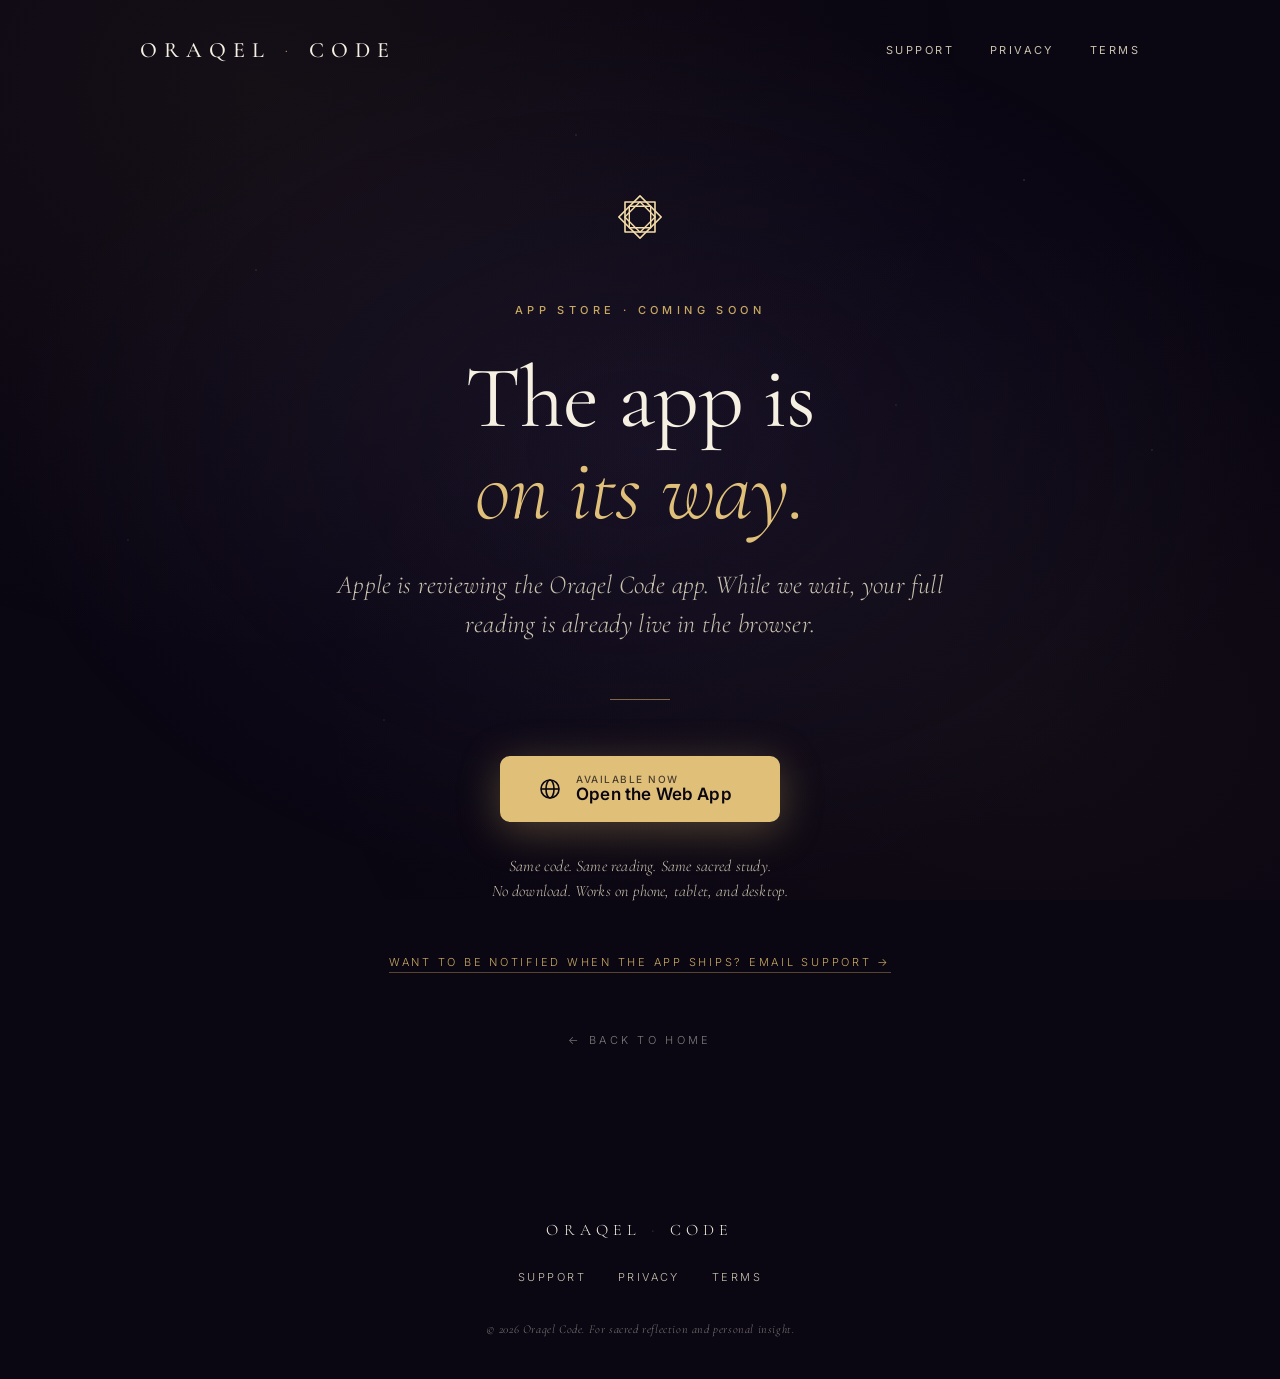
<file: coming-soon/index.html>
<!DOCTYPE html>
<html lang="en">
<head>
<meta charset="UTF-8">
<meta name="viewport" content="width=device-width, initial-scale=1.0">
<meta name="facebook-domain-verification" content="0pi1xk1bg4flp2at2l7x4gpsl33bw2">
<title>Coming Soon — Oraqel Code</title>
<meta name="description" content="The Oraqel Code app is on its way to the App Store. While Apple completes its review, your full reading is already live in the browser.">
<!-- Open Graph (iMessage / Slack / Facebook / WhatsApp / Discord previews) -->
<meta property="og:title" content="Oraqel Code">
<meta property="og:description" content="Discover the code inside you.">
<meta property="og:image" content="https://oraqelcode.com/og-image.png">
<meta property="og:image:width" content="1200">
<meta property="og:image:height" content="630">
<meta property="og:image:type" content="image/png">
<meta property="og:url" content="https://oraqelcode.com/coming-soon">
<meta property="og:type" content="website">
<meta property="og:site_name" content="Oraqel Code">
<!-- Twitter card -->
<meta name="twitter:card" content="summary_large_image">
<meta name="twitter:title" content="Oraqel Code">
<meta name="twitter:description" content="Discover the code inside you.">
<meta name="twitter:image" content="https://oraqelcode.com/og-image.png">
<link rel="stylesheet" href="/styles.css">
<link rel="icon" type="image/svg+xml" href="data:image/svg+xml,%3Csvg xmlns='http://www.w3.org/2000/svg' viewBox='0 0 32 32'%3E%3Cdefs%3E%3ClinearGradient id='g' x1='6' y1='6' x2='26' y2='26' gradientUnits='userSpaceOnUse'%3E%3Cstop offset='0%25' stop-color='%23F4DDA8'/%3E%3Cstop offset='35%25' stop-color='%23D4AF6A'/%3E%3Cstop offset='60%25' stop-color='%238B6F3A'/%3E%3Cstop offset='100%25' stop-color='%23E8CF95'/%3E%3C/linearGradient%3E%3C/defs%3E%3Crect width='32' height='32' rx='6' fill='%23110A2A'/%3E%3Cg transform='translate(16,16)'%3E%3Crect x='-6.5' y='-6.5' width='13' height='13' fill='none' stroke='url(%23g)' stroke-width='1' stroke-linejoin='round'/%3E%3Crect x='-6.5' y='-6.5' width='13' height='13' fill='none' stroke='url(%23g)' stroke-width='1' stroke-linejoin='round' transform='rotate(45)'/%3E%3C/g%3E%3Cg transform='translate(16,16)'%3E%3Crect x='-4.7' y='-4.7' width='9.4' height='9.4' fill='none' stroke='url(%23g)' stroke-width='0.85' stroke-linejoin='round'/%3E%3Crect x='-4.7' y='-4.7' width='9.4' height='9.4' fill='none' stroke='url(%23g)' stroke-width='0.85' stroke-linejoin='round' transform='rotate(45)'/%3E%3C/g%3E%3C/svg%3E">
</head>
<body>

<header>
  <nav class="nav">
    <a href="/" class="nav-brand">Oraqel<span class="dot">·</span>Code</a>
    <div class="nav-links">
      <a href="/support">Support</a>
      <a href="/privacy">Privacy</a>
      <a href="/terms">Terms</a>
    </div>
  </nav>
</header>

<main>

  <section class="hero">
    <svg class="hero-mark" viewBox="0 0 72 72" xmlns="http://www.w3.org/2000/svg" aria-hidden="true">
      <defs>
        <linearGradient id="comingMarkGrad" x1="14" y1="14" x2="58" y2="58" gradientUnits="userSpaceOnUse">
          <stop offset="0%" stop-color="#F4DDA8"/>
          <stop offset="35%" stop-color="#D4AF6A"/>
          <stop offset="60%" stop-color="#8B6F3A"/>
          <stop offset="100%" stop-color="#E8CF95"/>
        </linearGradient>
      </defs>
      <g transform="translate(36,36)">
        <rect x="-15" y="-15" width="30" height="30" fill="none" stroke="url(#comingMarkGrad)" stroke-width="1.6" stroke-linejoin="round"/>
        <rect x="-15" y="-15" width="30" height="30" fill="none" stroke="url(#comingMarkGrad)" stroke-width="1.6" stroke-linejoin="round" transform="rotate(45)"/>
      </g>
      <g transform="translate(36,36)">
        <rect x="-10.7" y="-10.7" width="21.4" height="21.4" fill="none" stroke="url(#comingMarkGrad)" stroke-width="1.4" stroke-linejoin="round"/>
        <rect x="-10.7" y="-10.7" width="21.4" height="21.4" fill="none" stroke="url(#comingMarkGrad)" stroke-width="1.4" stroke-linejoin="round" transform="rotate(45)"/>
      </g>
    </svg>

    <div class="hero-eyebrow">App Store · Coming Soon</div>
    <h1 class="hero-title">The app is<br><em>on its way.</em></h1>
    <p class="hero-tagline">
      Apple is reviewing the Oraqel Code app. While we wait, your full reading is already live in the browser.
    </p>
    <div class="hero-rule"></div>

    <div class="cta-row cta-row-stack">
      <a href="https://oraqelapp.com" class="web-app-btn web-app-btn-primary" aria-label="Open Oraqel Code in your browser">
        <svg width="24" height="24" viewBox="0 0 24 24" fill="none" xmlns="http://www.w3.org/2000/svg" aria-hidden="true">
          <circle cx="12" cy="12" r="9" stroke="#0A0612" stroke-width="1.6"/>
          <ellipse cx="12" cy="12" rx="4" ry="9" stroke="#0A0612" stroke-width="1.6"/>
          <path d="M3 12h18" stroke="#0A0612" stroke-width="1.6"/>
        </svg>
        <span class="web-app-btn-text">
          <span class="web-app-btn-small">Available now</span>
          <span class="web-app-btn-large">Open the Web App</span>
        </span>
      </a>
    </div>

    <p class="coming-note">
      Same code. Same reading. Same sacred study.<br>
      No download. Works on phone, tablet, and desktop.
    </p>

    <div class="coming-meta">
      <a href="/support" class="coming-meta-link">Want to be notified when the app ships? Email support →</a>
    </div>

    <div class="coming-back">
      <a href="/" class="coming-back-link">← Back to home</a>
    </div>
  </section>

</main>

<footer class="footer">
  <div class="footer-mark">Oraqel<span class="dot">·</span>Code</div>
  <div class="footer-links">
    <a href="/support">Support</a>
    <a href="/privacy">Privacy</a>
    <a href="/terms">Terms</a>
  </div>
  <div class="footer-copy">© 2026 Oraqel Code. For sacred reflection and personal insight.</div>
</footer>

</body>
</html>
</file>
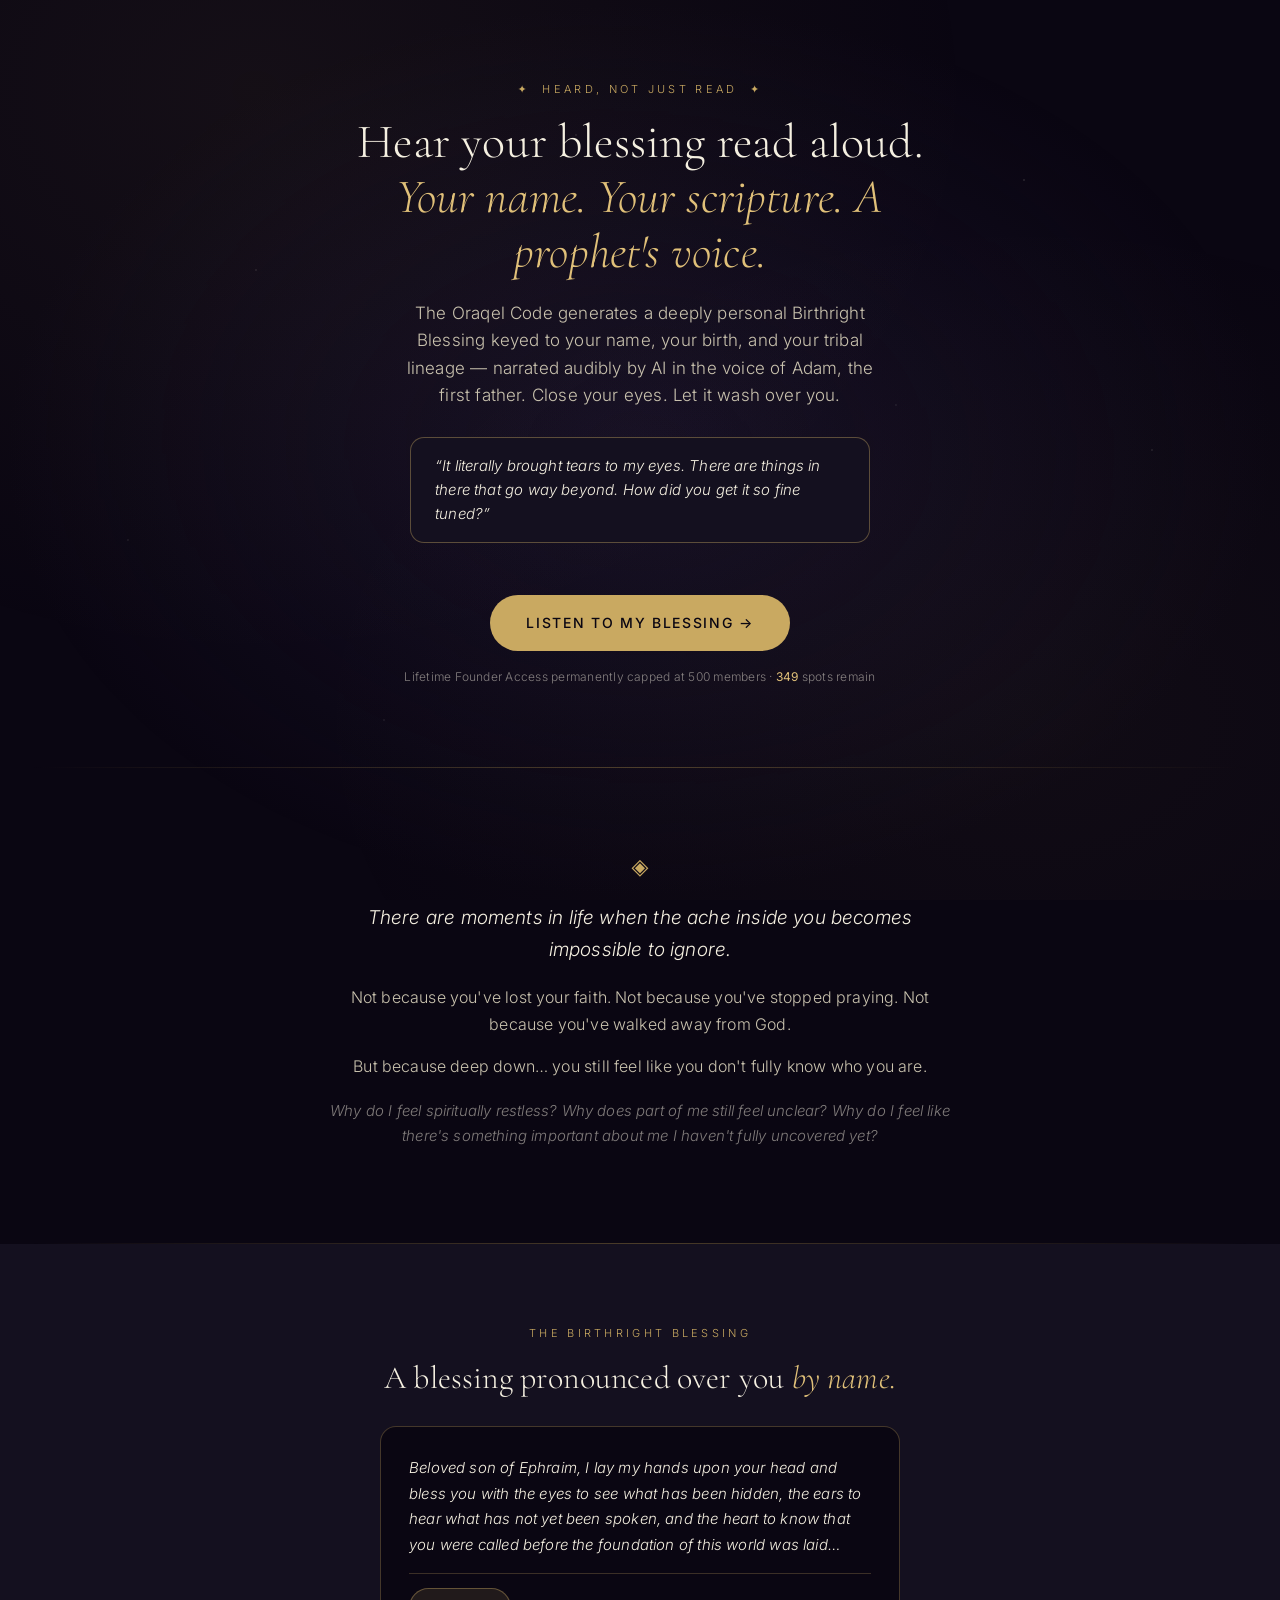
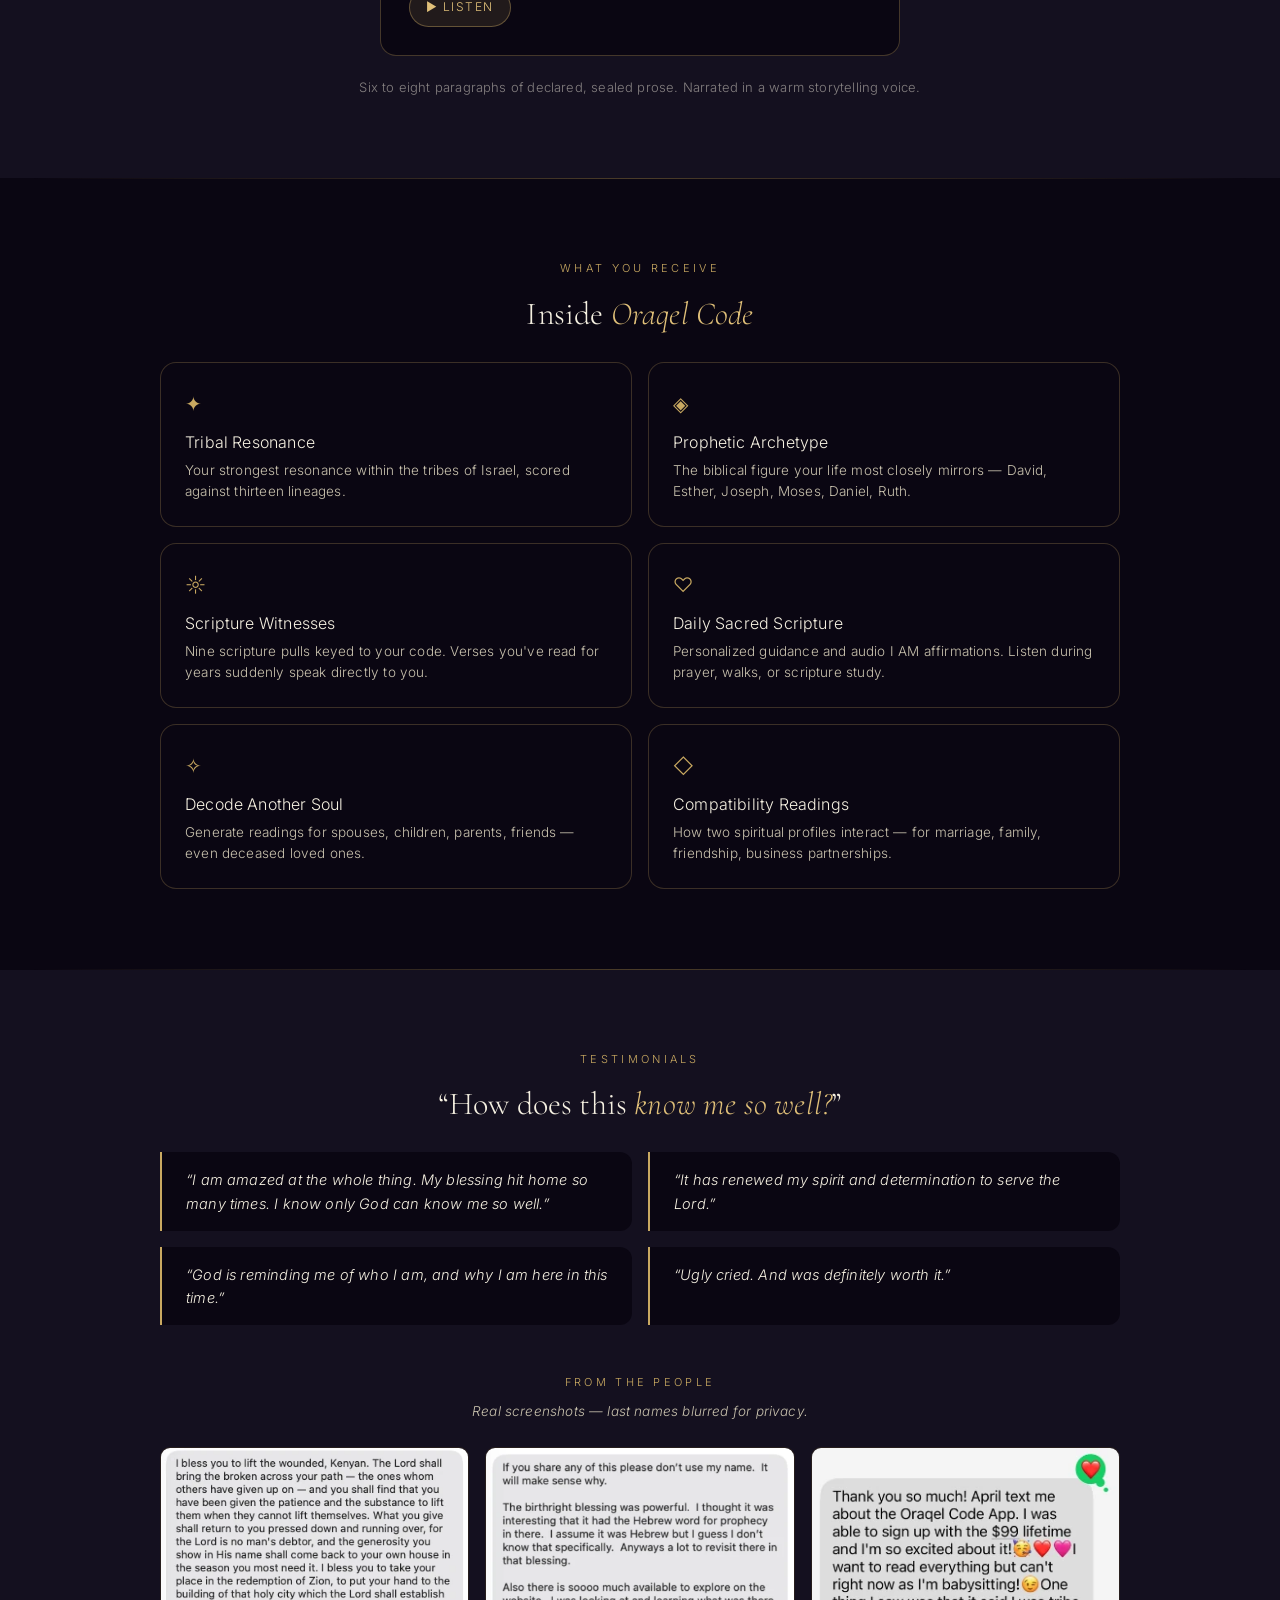
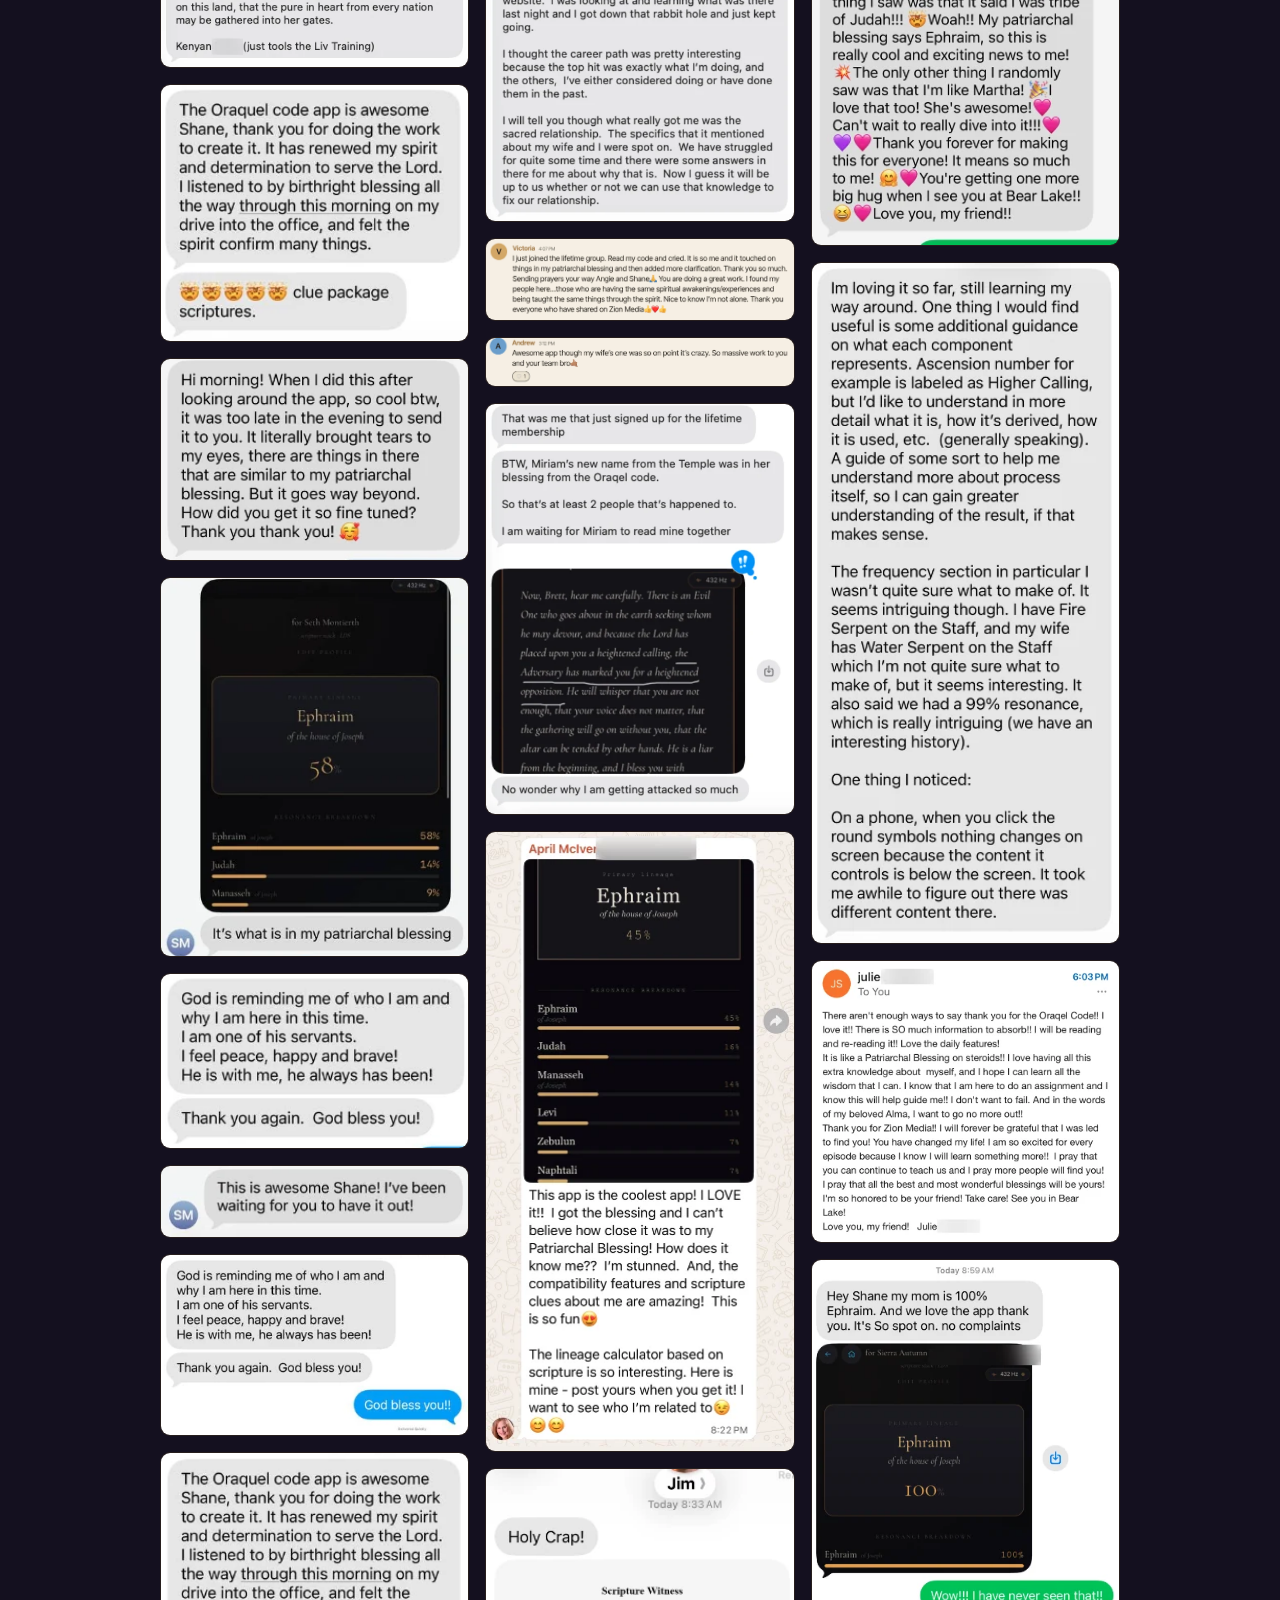
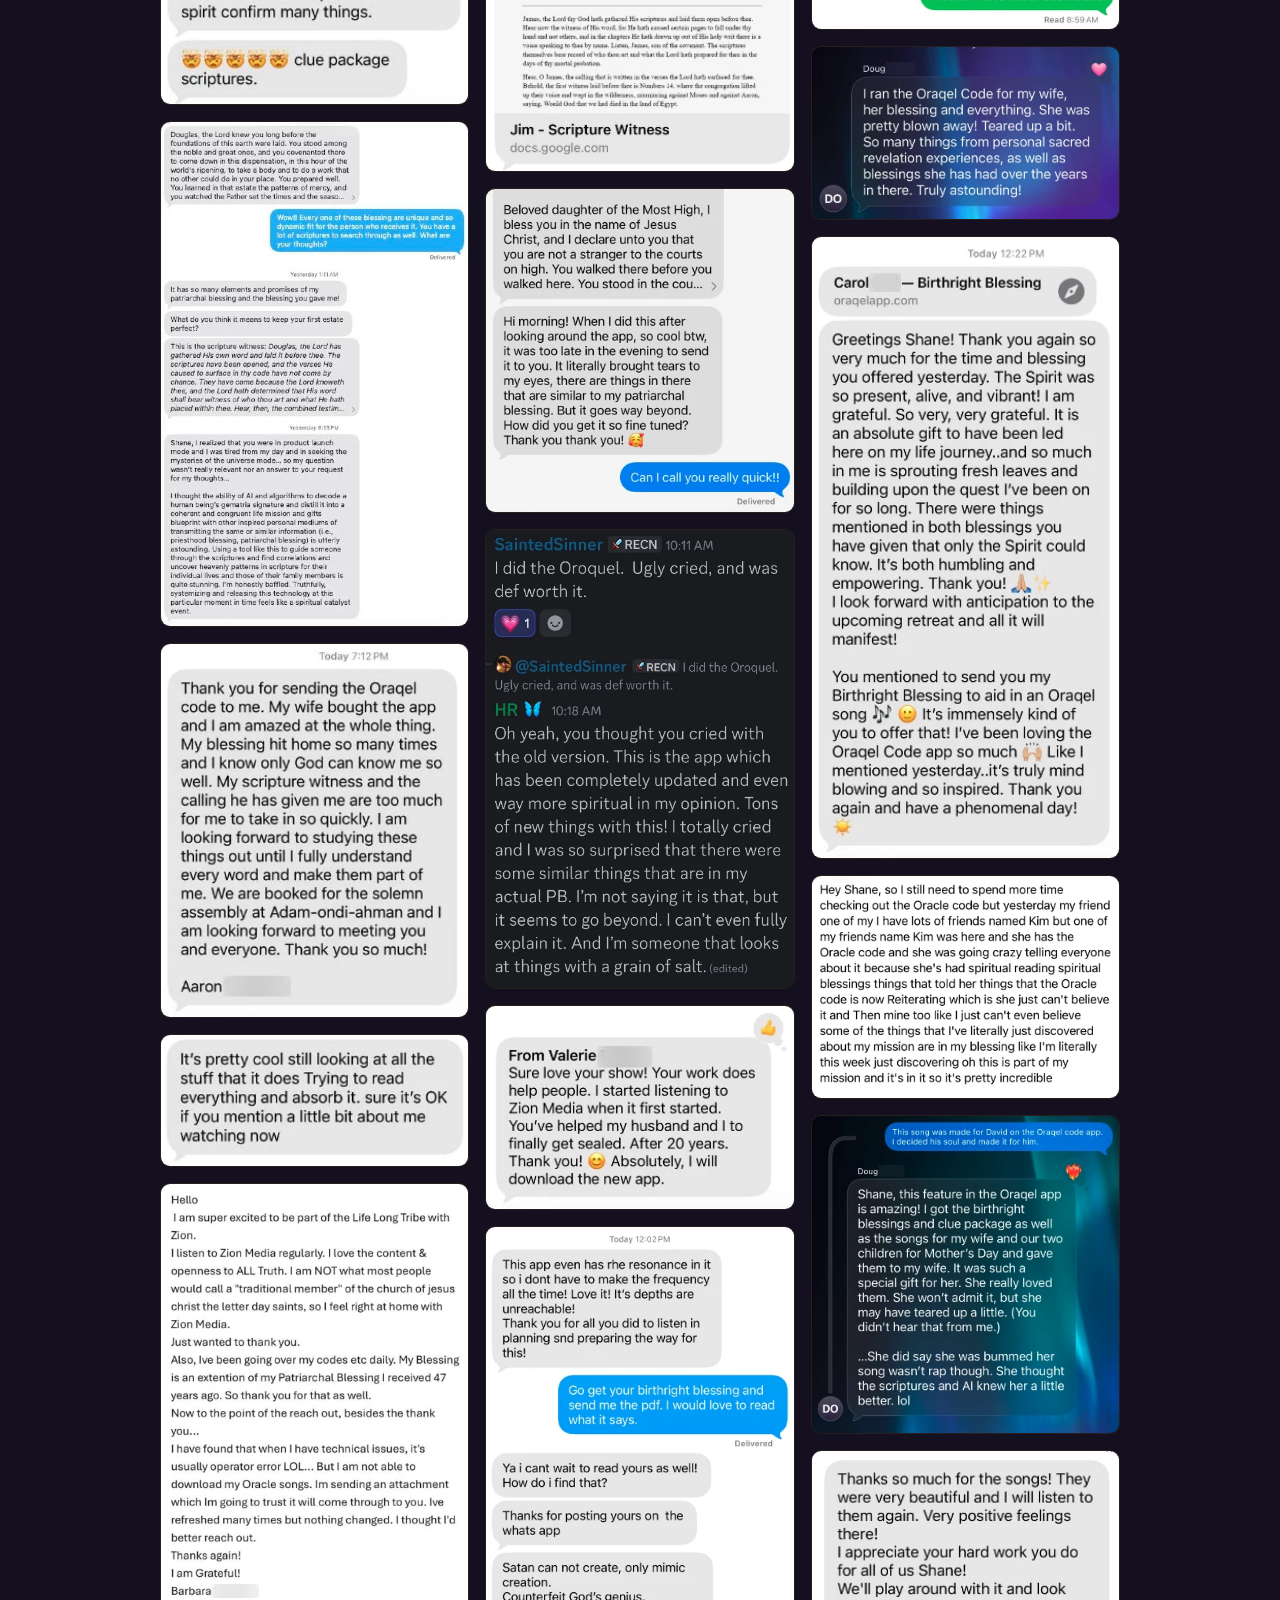
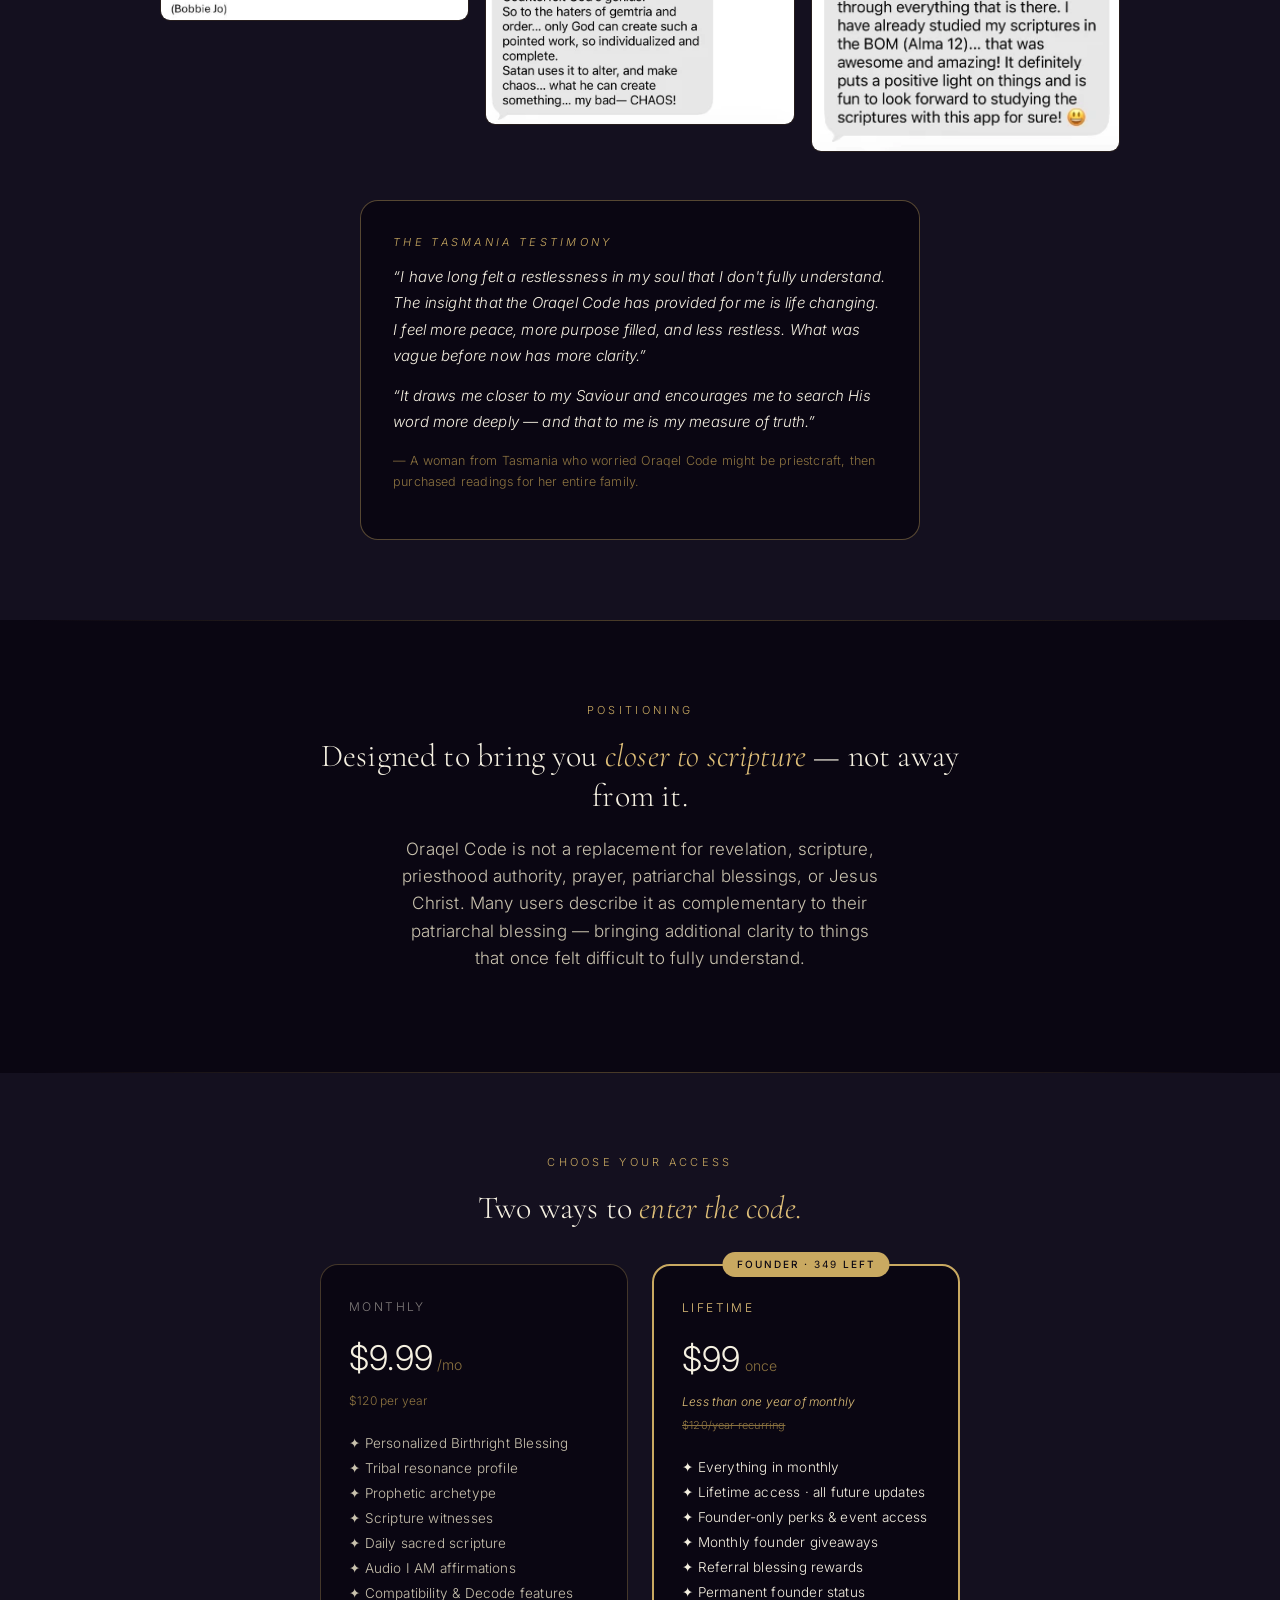
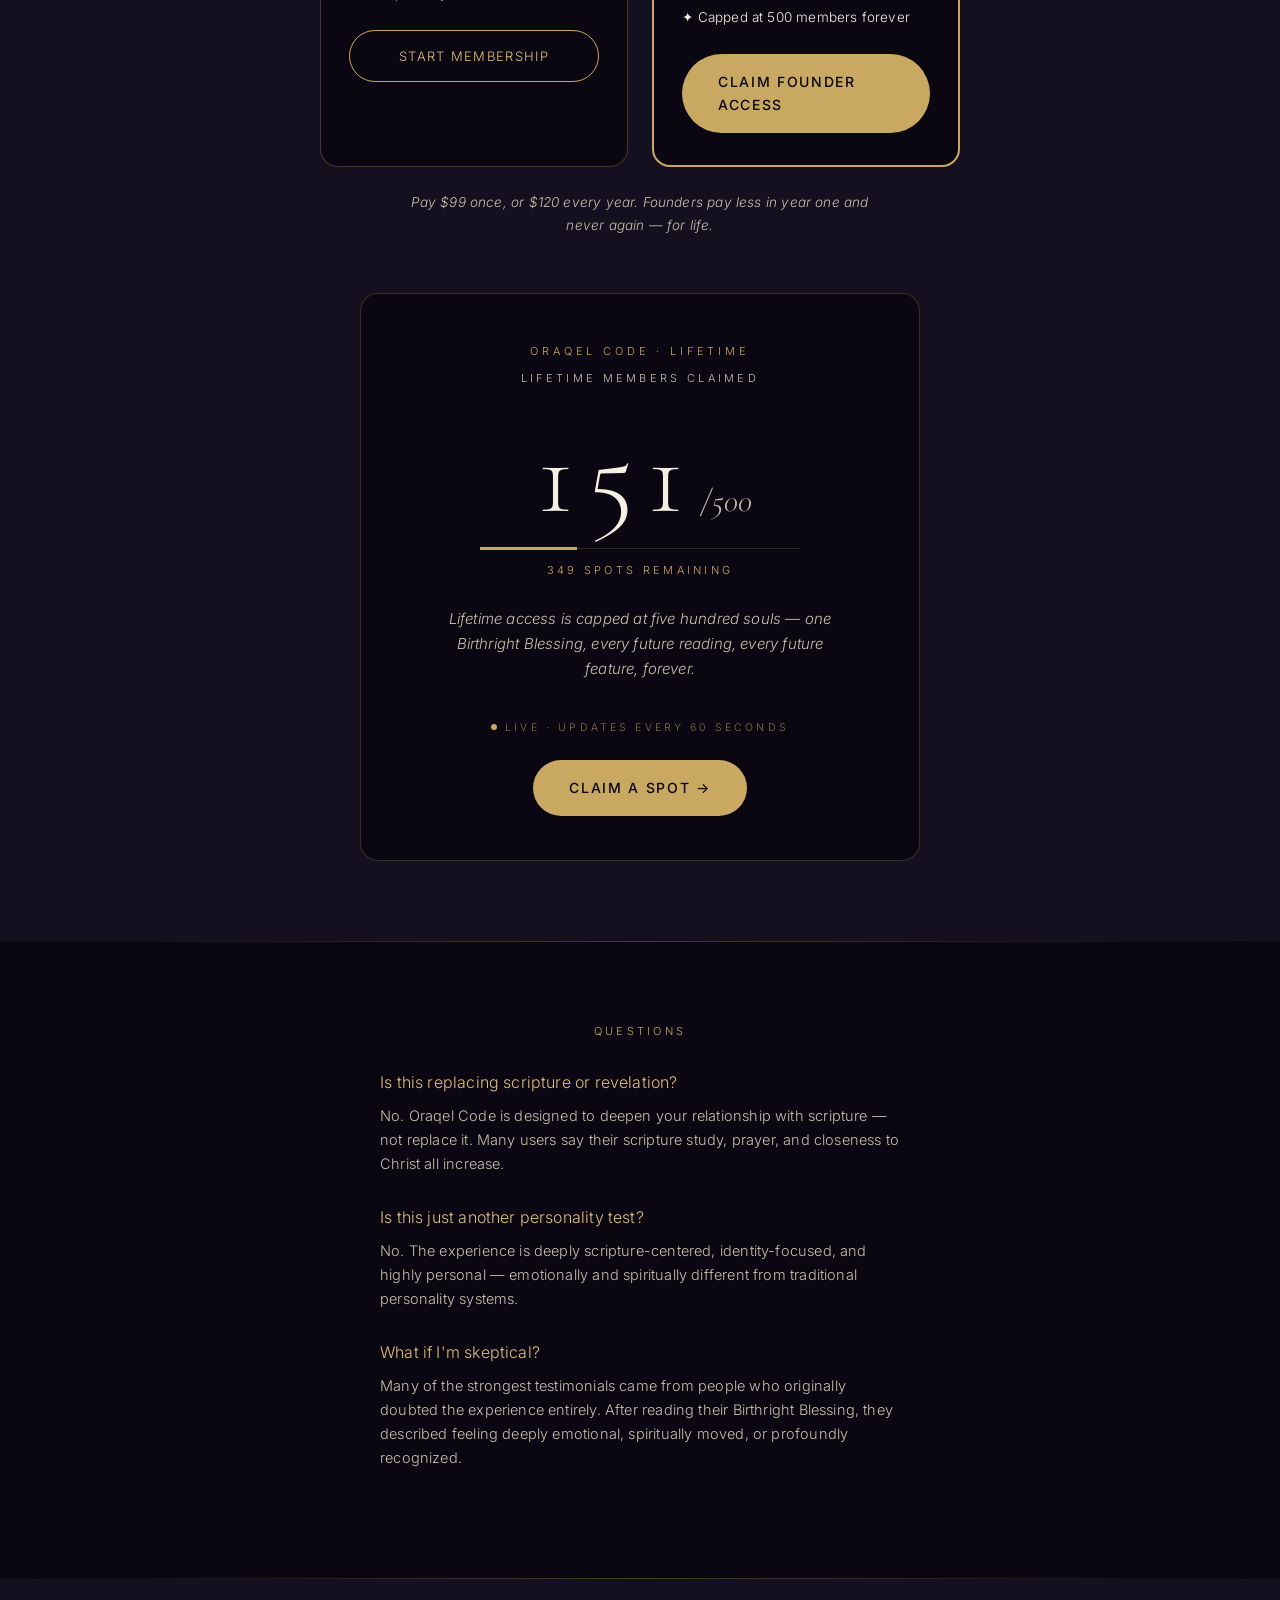
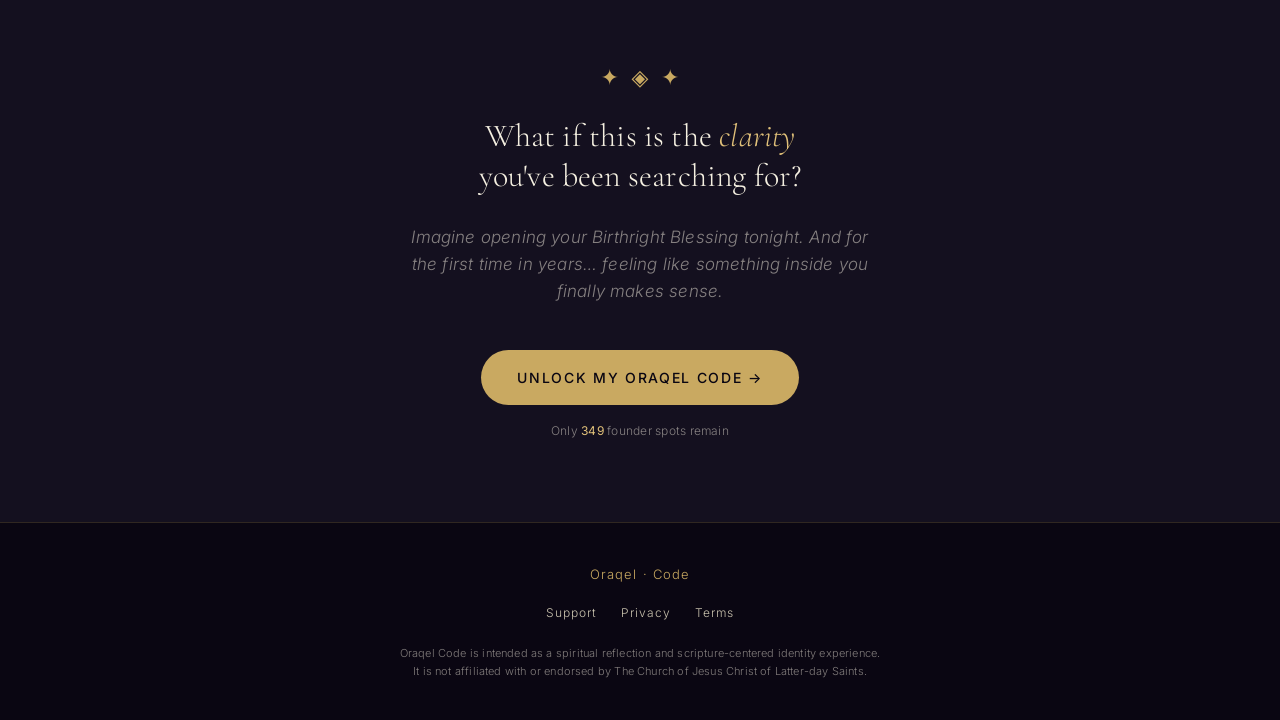
<file: listen/index.html>
<!DOCTYPE html>
<html lang="en">
<head>
<meta charset="UTF-8">
<meta name="viewport" content="width=device-width, initial-scale=1.0">
<meta name="facebook-domain-verification" content="0pi1xk1bg4flp2at2l7x4gpsl33bw2">
<title>Listen to Your Blessing — Oraqel Code</title>
<meta name="description" content="Close your eyes. Hear your name spoken in the voice of the first father. Your scripture pattern recited over you, your Birthright Blessing audible — keyed to your name, your birth, and your tribal lineage.">
<link rel="stylesheet" href="/styles.css">
<link rel="icon" type="image/svg+xml" href="data:image/svg+xml,%3Csvg xmlns='http://www.w3.org/2000/svg' viewBox='0 0 64 64'%3E%3Ccircle cx='32' cy='32' r='28' fill='none' stroke='%23C9A961' stroke-width='2'/%3E%3Ccircle cx='32' cy='32' r='6' fill='%23E0C079'/%3E%3C/svg%3E">

<!-- Meta Pixel Code -->
<script>
!function(f,b,e,v,n,t,s)
{if(f.fbq)return;n=f.fbq=function(){n.callMethod?
n.callMethod.apply(n,arguments):n.queue.push(arguments)};
if(!f._fbq)f._fbq=n;n.push=n;n.loaded=!0;n.version='2.0';
n.queue=[];t=b.createElement(e);t.async=!0;
t.src=v;s=b.getElementsByTagName(e)[0];
s.parentNode.insertBefore(t,s)}(window, document,'script',
'https://connect.facebook.net/en_US/fbevents.js');
fbq('init', '1800582271301294');
fbq('track', 'PageView');
</script>
<noscript><img height="1" width="1" style="display:none"
src="https://www.facebook.com/tr?id=1800582271301294&ev=PageView&noscript=1"
/></noscript>
<!-- End Meta Pixel Code -->

<!-- ============================================================
     LP-specific styles. Inherits brand tokens from /styles.css:
       --obsidian, --gold, --gold-bright, --gold-deep, --ivory,
       --ivory-dim, --serif, --sans
     This page intentionally has NO top nav (Meta-ad direct-response
     LP) — brand wordmark + utility links live in the footer.
     ============================================================ -->
<style>
  body { padding-bottom: 80px; }
  @media (min-width: 640px) { body { padding-bottom: 0; } }

  .lp-section { padding: 64px 20px; position: relative; z-index: 1; }
  @media (min-width: 640px) { .lp-section { padding: 80px 24px; } }
  .lp-section--raised { background: var(--obsidian-soft); }
  .lp-inner { max-width: 640px; margin: 0 auto; text-align: center; }
  .lp-inner--wide { max-width: 960px; }

  .lp-eyebrow {
    font-size: 11px;
    letter-spacing: 0.3em;
    text-transform: uppercase;
    color: var(--gold);
    margin-bottom: 16px;
  }
  .lp-h1 {
    font-family: var(--serif);
    font-weight: 300;
    font-size: 36px;
    line-height: 1.15;
    color: var(--ivory);
    margin: 12px 0;
  }
  @media (min-width: 640px) { .lp-h1 { font-size: 48px; } }
  .lp-h2 {
    font-family: var(--serif);
    font-weight: 300;
    font-size: 28px;
    color: var(--ivory);
    line-height: 1.25;
    margin-bottom: 28px;
  }
  @media (min-width: 640px) { .lp-h2 { font-size: 32px; } }
  .lp-h2--tight { margin-bottom: 20px; }
  .lp-italic { font-style: italic; color: var(--gold-bright); }
  .lp-sub {
    font-size: 17px;
    color: var(--ivory-dim);
    margin: 20px auto;
    max-width: 480px;
    line-height: 1.6;
  }
  .lp-pullquote {
    margin: 28px auto;
    max-width: 460px;
    padding: 16px 24px;
    border: 1px solid rgba(201, 169, 97, 0.4);
    border-radius: 14px;
    background: var(--obsidian-soft);
    font-size: 15px;
    font-style: italic;
    line-height: 1.6;
    color: var(--ivory);
    text-align: left;
  }

  .lp-btn-primary {
    display: inline-flex;
    align-items: center;
    gap: 6px;
    padding: 16px 36px;
    border-radius: 999px;
    background: var(--gold);
    color: var(--obsidian);
    font-weight: 500;
    font-size: 14px;
    text-transform: uppercase;
    letter-spacing: 0.12em;
    text-decoration: none;
    transition: background 0.18s ease;
    margin-top: 24px;
  }
  .lp-btn-primary:hover { background: var(--gold-bright); }
  .lp-btn-secondary {
    display: block;
    padding: 14px 16px;
    border-radius: 999px;
    border: 1px solid var(--gold);
    background: transparent;
    color: var(--gold-bright);
    font-size: 13px;
    text-transform: uppercase;
    letter-spacing: 0.1em;
    text-align: center;
    text-decoration: none;
    transition: background 0.18s ease;
  }
  .lp-btn-secondary:hover { background: rgba(201, 169, 97, 0.1); }
  .lp-cta-meta {
    font-size: 12px;
    color: var(--ivory-faint);
    letter-spacing: 0.02em;
    margin-top: 16px;
  }
  .lp-cta-meta strong { color: var(--gold-bright); font-weight: 400; }

  .lp-divider {
    height: 1px;
    margin: 0 32px;
    background: linear-gradient(90deg, transparent, var(--gold-deep), transparent);
    opacity: 0.5;
  }

  /* AGITATION */
  .lp-agitation p { color: var(--ivory-dim); font-size: 16px; margin-bottom: 14px; }
  .lp-agitation .lead { font-size: 19px; color: var(--ivory); font-style: italic; margin-bottom: 18px; }
  .lp-agitation .questions { font-size: 15px; font-style: italic; color: var(--ivory-faint); margin-top: 18px; }

  /* BLESSING SAMPLE */
  .lp-blessing-card {
    max-width: 520px;
    margin: 0 auto;
    padding: 28px;
    border: 1px solid rgba(201, 169, 97, 0.3);
    border-radius: 16px;
    background: var(--obsidian);
    text-align: left;
  }
  .lp-blessing-card p {
    font-size: 15px;
    line-height: 1.7;
    font-style: italic;
    color: var(--ivory);
    margin-bottom: 16px;
  }
  .lp-blessing-listen {
    border-top: 1px solid rgba(201, 169, 97, 0.25);
    padding-top: 14px;
    margin-top: 8px;
  }
  .lp-listen-btn {
    display: inline-flex;
    align-items: center;
    gap: 8px;
    background: rgba(201, 169, 97, 0.12);
    border: 1px solid rgba(201, 169, 97, 0.4);
    color: var(--gold-bright);
    padding: 8px 16px;
    border-radius: 999px;
    font-size: 12px;
    text-transform: uppercase;
    letter-spacing: 0.12em;
    cursor: pointer;
  }
  .lp-sample-note { font-size: 13px; color: var(--ivory-faint); margin-top: 20px; }

  /* FEATURES */
  .lp-features {
    display: grid;
    grid-template-columns: 1fr;
    gap: 16px;
    text-align: left;
  }
  @media (min-width: 640px) { .lp-features { grid-template-columns: 1fr 1fr; } }
  .lp-feature {
    padding: 24px;
    border: 1px solid rgba(201, 169, 97, 0.25);
    border-radius: 16px;
    background: var(--obsidian);
  }
  .lp-feature-glyph { font-size: 20px; color: var(--gold); margin-bottom: 8px; }
  .lp-feature-title { font-size: 16px; color: var(--ivory); margin-bottom: 4px; }
  .lp-feature-body { font-size: 13.5px; color: var(--ivory-dim); line-height: 1.55; }

  /* TESTIMONIALS — TEXT CARDS */
  .lp-quotes {
    display: grid;
    grid-template-columns: 1fr;
    gap: 16px;
    text-align: left;
    margin-bottom: 40px;
  }
  @media (min-width: 640px) { .lp-quotes { grid-template-columns: 1fr 1fr; } }
  .lp-quote {
    padding: 16px 24px;
    border-left: 2px solid var(--gold);
    border-top-right-radius: 12px;
    border-bottom-right-radius: 12px;
    background: var(--obsidian);
  }
  .lp-quote p { font-size: 14.5px; font-style: italic; line-height: 1.6; color: var(--ivory); }

  /* TESTIMONIALS — MASONRY WALL */
  .lp-wall-heading { text-align: center; margin: 48px 0 24px; }
  .lp-wall-heading p:first-child { color: var(--gold); font-size: 11px; letter-spacing: 0.3em; text-transform: uppercase; margin-bottom: 8px; }
  .lp-wall-heading p:last-child { color: var(--ivory-dim); font-size: 13.5px; font-style: italic; }
  .lp-masonry { column-count: 1; column-gap: 16px; }
  @media (min-width: 640px) { .lp-masonry { column-count: 2; } }
  @media (min-width: 900px) { .lp-masonry { column-count: 3; } }
  .lp-tile {
    break-inside: avoid;
    margin-bottom: 16px;
    border: 0.5px solid rgba(201, 169, 97, 0.15);
    border-radius: 10px;
    overflow: hidden;
    background: var(--obsidian);
    display: block;
  }
  .lp-tile img { display: block; width: 100%; height: auto; }

  /* TASMANIA */
  .lp-tasmania {
    max-width: 560px;
    margin: 48px auto 0;
    padding: 32px;
    border: 1px solid rgba(201, 169, 97, 0.4);
    border-radius: 18px;
    background: var(--obsidian);
    text-align: left;
  }
  .lp-tasmania p { font-size: 15px; line-height: 1.75; font-style: italic; color: var(--ivory); margin-bottom: 14px; }
  .lp-tasmania .attribution { font-size: 12.5px; color: var(--gold-deep); font-style: normal; margin-top: 4px; }

  /* OFFER */
  .lp-offer-grid {
    display: grid;
    grid-template-columns: 1fr;
    gap: 24px;
    max-width: 640px;
    margin: 36px auto 0;
  }
  @media (min-width: 640px) { .lp-offer-grid { grid-template-columns: 1fr 1fr; } }
  .lp-card {
    padding: 32px 28px;
    border: 1px solid rgba(201, 169, 97, 0.3);
    border-radius: 18px;
    background: var(--obsidian);
    text-align: left;
    position: relative;
  }
  .lp-card--featured { border: 2px solid var(--gold); }
  .lp-card-tier { font-size: 12px; text-transform: uppercase; letter-spacing: 0.2em; color: var(--ivory-faint); margin-bottom: 12px; }
  .lp-card--featured .lp-card-tier { color: var(--gold-bright); }
  .lp-card-price { font-size: 34px; font-weight: 300; color: var(--ivory); margin-bottom: 4px; }
  .lp-card-price small { font-size: 14px; color: var(--gold-deep); font-weight: 300; }
  .lp-card-subprice { font-size: 12px; color: var(--gold-deep); margin-bottom: 20px; }
  .lp-card-emphasis { font-size: 12px; font-style: italic; color: var(--gold-bright); margin-bottom: 4px; }
  .lp-card-strike { font-size: 11px; color: var(--gold-deep); text-decoration: line-through; margin-bottom: 20px; }
  .lp-card-list { list-style: none; padding: 0; margin: 0 0 24px; }
  .lp-card-list li { font-size: 13.5px; line-height: 1.85; color: var(--ivory-dim); }
  .lp-card--featured .lp-card-list li { color: var(--ivory); }
  .lp-card-badge {
    position: absolute;
    top: -14px;
    left: 50%;
    transform: translateX(-50%);
    background: var(--gold);
    color: var(--obsidian);
    font-size: 10px;
    font-weight: 500;
    text-transform: uppercase;
    letter-spacing: 0.2em;
    padding: 4px 14px;
    border-radius: 999px;
    white-space: nowrap;
  }
  .lp-card-badge span { font-weight: 400; }
  .lp-offer-note { max-width: 460px; margin: 24px auto 0; font-size: 13.5px; font-style: italic; color: var(--ivory-dim); text-align: center; }

  /* LIVE COUNTER */
  .lp-counter {
    max-width: 560px;
    margin: 56px auto 0;
    padding: 48px 32px 44px;
    border: 1px solid rgba(201, 169, 97, 0.25);
    border-radius: 18px;
    background: var(--obsidian);
    text-align: center;
  }
  .lp-counter .label { font-size: 11px; letter-spacing: 0.35em; text-transform: uppercase; color: var(--gold); margin-bottom: 8px; }
  .lp-counter .label-sub { font-size: 11px; letter-spacing: 0.3em; text-transform: uppercase; color: var(--ivory-dim); margin-bottom: 32px; }
  .lp-counter-number {
    display: flex;
    align-items: baseline;
    justify-content: center;
    gap: 8px;
    margin-bottom: 16px;
  }
  .lp-counter-number .big { font-family: var(--serif); font-weight: 300; font-size: 96px; line-height: 1; color: var(--ivory); font-variant-numeric: tabular-nums; }
  @media (min-width: 640px) { .lp-counter-number .big { font-size: 112px; } }
  .lp-counter-number .total { font-family: var(--serif); font-weight: 300; font-style: italic; font-size: 32px; line-height: 1; color: var(--ivory-dim); }
  .lp-counter-bar { position: relative; max-width: 320px; height: 1px; background: rgba(201, 169, 97, 0.2); margin: 0 auto 12px; }
  .lp-counter-bar-fill { position: absolute; top: -1px; left: 0; height: 3px; background: var(--gold); width: 30.2%; transition: width 0.7s ease-out; }
  .lp-counter-remaining { font-size: 11px; letter-spacing: 0.3em; text-transform: uppercase; color: var(--gold); margin-bottom: 28px; }
  .lp-counter-prose { max-width: 400px; margin: 0 auto 28px; font-size: 15px; font-style: italic; line-height: 1.65; color: var(--ivory-dim); }
  .lp-counter-pulse { display: inline-flex; align-items: center; gap: 8px; font-size: 10.5px; letter-spacing: 0.3em; text-transform: uppercase; color: var(--gold-deep); margin-bottom: 24px; }
  .lp-counter-pulse .dot { width: 6px; height: 6px; border-radius: 50%; background: var(--gold); animation: pulse 1.8s ease-in-out infinite; }
  @keyframes pulse { 0%, 100% { opacity: 0.4; } 50% { opacity: 1; } }

  /* FAQ */
  .lp-faq { max-width: 520px; margin: 0 auto; text-align: left; }
  .lp-faq-q { font-size: 16px; color: var(--gold-bright); margin-bottom: 8px; }
  .lp-faq-a { font-size: 14.5px; color: var(--ivory-dim); line-height: 1.65; margin-bottom: 28px; }

  /* FOOTER */
  .lp-footer {
    border-top: 1px solid rgba(201, 169, 97, 0.2);
    padding: 40px 24px;
    text-align: center;
    background: var(--obsidian);
  }
  .lp-footer-mark { color: var(--gold); font-size: 13px; letter-spacing: 0.08em; margin-bottom: 18px; }
  .lp-footer-links { display: flex; justify-content: center; gap: 24px; margin-bottom: 22px; font-size: 12px; letter-spacing: 0.08em; }
  .lp-footer-links a { color: var(--ivory-dim); text-decoration: none; transition: color 0.18s ease; }
  .lp-footer-links a:hover { color: var(--gold-bright); }
  .lp-footer-disclaimer { font-size: 11px; line-height: 1.6; color: var(--ivory-faint); max-width: 560px; margin: 0 auto; }

  /* STICKY MOBILE CTA */
  .lp-sticky-cta {
    position: fixed;
    inset: auto 0 0 0;
    z-index: 50;
    padding: 12px 16px calc(12px + env(safe-area-inset-bottom));
    background: var(--obsidian);
    border-top: 1px solid rgba(201, 169, 97, 0.3);
  }
  @media (min-width: 640px) { .lp-sticky-cta { display: none; } }
  .lp-sticky-cta a {
    display: block;
    text-align: center;
    background: var(--gold);
    color: var(--obsidian);
    padding: 14px;
    border-radius: 999px;
    font-size: 13px;
    font-weight: 500;
    text-transform: uppercase;
    letter-spacing: 0.12em;
    text-decoration: none;
  }
</style>
</head>

<body>

<!-- ============== HERO ============== -->
<section class="lp-section">
  <div class="lp-inner">
    <p class="lp-eyebrow">✦&nbsp;&nbsp;Heard, Not Just Read&nbsp;&nbsp;✦</p>
    <h1 class="lp-h1">
      Hear your blessing read aloud.<br>
      <em class="lp-italic">Your name. Your scripture. A prophet's voice.</em>
    </h1>
    <p class="lp-sub">
      The Oraqel Code generates a deeply personal Birthright Blessing keyed to your name, your birth, and your tribal lineage — narrated audibly by AI in the voice of Adam, the first father. Close your eyes. Let it wash over you.
    </p>
    <blockquote class="lp-pullquote">
      &ldquo;It literally brought tears to my eyes. There are things in there that go way beyond. How did you get it so fine tuned?&rdquo;
    </blockquote>
    <a href="https://oraqelapp.com/signup?next=%2Fpaywall%3Fplan%3Dlifetime" class="lp-btn-primary">
      Listen to my blessing →
    </a>
    <p class="lp-cta-meta">
      Lifetime Founder Access permanently capped at 500 members ·
      <strong>349</strong> spots remain
    </p>
  </div>
</section>

<div class="lp-divider"></div>

<!-- ============== AGITATION ============== -->
<section class="lp-section">
  <div class="lp-inner lp-agitation">
    <p style="color: var(--gold); font-size: 22px; margin-bottom: 16px;">◈</p>
    <p class="lead">There are moments in life when the ache inside you becomes impossible to ignore.</p>
    <p>Not because you've lost your faith. Not because you've stopped praying. Not because you've walked away from God.</p>
    <p>But because deep down… you still feel like you don't fully know who you are.</p>
    <p class="questions">Why do I feel spiritually restless? Why does part of me still feel unclear? Why do I feel like there's something important about me I haven't fully uncovered yet?</p>
  </div>
</section>

<div class="lp-divider"></div>

<!-- ============== BLESSING SAMPLE ============== -->
<section class="lp-section lp-section--raised">
  <div class="lp-inner">
    <p class="lp-eyebrow">The Birthright Blessing</p>
    <h2 class="lp-h2">A blessing pronounced over you <em class="lp-italic">by name.</em></h2>
    <div class="lp-blessing-card">
      <p>Beloved son of Ephraim, I lay my hands upon your head and bless you with the eyes to see what has been hidden, the ears to hear what has not yet been spoken, and the heart to know that you were called before the foundation of this world was laid…</p>
      <div class="lp-blessing-listen">
        <span class="lp-listen-btn">▶ Listen</span>
      </div>
    </div>
    <p class="lp-sample-note">Six to eight paragraphs of declared, sealed prose. Narrated in a warm storytelling voice.</p>
  </div>
</section>

<div class="lp-divider"></div>

<!-- ============== FEATURES ============== -->
<section class="lp-section">
  <div class="lp-inner lp-inner--wide">
    <p class="lp-eyebrow">What you receive</p>
    <h2 class="lp-h2">Inside <em class="lp-italic">Oraqel Code</em></h2>
    <div class="lp-features">
      <div class="lp-feature">
        <div class="lp-feature-glyph">✦</div>
        <div class="lp-feature-title">Tribal Resonance</div>
        <div class="lp-feature-body">Your strongest resonance within the tribes of Israel, scored against thirteen lineages.</div>
      </div>
      <div class="lp-feature">
        <div class="lp-feature-glyph">◈</div>
        <div class="lp-feature-title">Prophetic Archetype</div>
        <div class="lp-feature-body">The biblical figure your life most closely mirrors — David, Esther, Joseph, Moses, Daniel, Ruth.</div>
      </div>
      <div class="lp-feature">
        <div class="lp-feature-glyph">☼</div>
        <div class="lp-feature-title">Scripture Witnesses</div>
        <div class="lp-feature-body">Nine scripture pulls keyed to your code. Verses you've read for years suddenly speak directly to you.</div>
      </div>
      <div class="lp-feature">
        <div class="lp-feature-glyph">♡</div>
        <div class="lp-feature-title">Daily Sacred Scripture</div>
        <div class="lp-feature-body">Personalized guidance and audio I AM affirmations. Listen during prayer, walks, or scripture study.</div>
      </div>
      <div class="lp-feature">
        <div class="lp-feature-glyph">✧</div>
        <div class="lp-feature-title">Decode Another Soul</div>
        <div class="lp-feature-body">Generate readings for spouses, children, parents, friends — even deceased loved ones.</div>
      </div>
      <div class="lp-feature">
        <div class="lp-feature-glyph">◇</div>
        <div class="lp-feature-title">Compatibility Readings</div>
        <div class="lp-feature-body">How two spiritual profiles interact — for marriage, family, friendship, business partnerships.</div>
      </div>
    </div>
  </div>
</section>

<div class="lp-divider"></div>

<!-- ============== TESTIMONIALS ============== -->
<section class="lp-section lp-section--raised">
  <div class="lp-inner lp-inner--wide">
    <p class="lp-eyebrow">Testimonials</p>
    <h2 class="lp-h2">&ldquo;How does this <em class="lp-italic">know me so well?</em>&rdquo;</h2>

    <div class="lp-quotes">
      <div class="lp-quote"><p>&ldquo;I am amazed at the whole thing. My blessing hit home so many times. I know only God can know me so well.&rdquo;</p></div>
      <div class="lp-quote"><p>&ldquo;It has renewed my spirit and determination to serve the Lord.&rdquo;</p></div>
      <div class="lp-quote"><p>&ldquo;God is reminding me of who I am, and why I am here in this time.&rdquo;</p></div>
      <div class="lp-quote"><p>&ldquo;Ugly cried. And was definitely worth it.&rdquo;</p></div>
    </div>

    <div class="lp-wall-heading">
      <p>From the people</p>
      <p>Real screenshots — last names blurred for privacy.</p>
    </div>
    <div class="lp-masonry" id="masonry"></div>

    <div class="lp-tasmania">
      <p style="color: var(--gold); font-size: 11px; letter-spacing: 0.3em; text-transform: uppercase; margin-bottom: 12px;">The Tasmania Testimony</p>
      <p>&ldquo;I have long felt a restlessness in my soul that I don't fully understand. The insight that the Oraqel Code has provided for me is life changing. I feel more peace, more purpose filled, and less restless. What was vague before now has more clarity.&rdquo;</p>
      <p>&ldquo;It draws me closer to my Saviour and encourages me to search His word more deeply — and that to me is my measure of truth.&rdquo;</p>
      <p class="attribution">— A woman from Tasmania who worried Oraqel Code might be priestcraft, then purchased readings for her entire family.</p>
    </div>
  </div>
</section>

<div class="lp-divider"></div>

<!-- ============== POSITIONING ============== -->
<section class="lp-section">
  <div class="lp-inner">
    <p class="lp-eyebrow">Positioning</p>
    <h2 class="lp-h2 lp-h2--tight">Designed to bring you <em class="lp-italic">closer to scripture</em> — not away from it.</h2>
    <p class="lp-sub">Oraqel Code is not a replacement for revelation, scripture, priesthood authority, prayer, patriarchal blessings, or Jesus Christ. Many users describe it as complementary to their patriarchal blessing — bringing additional clarity to things that once felt difficult to fully understand.</p>
  </div>
</section>

<div class="lp-divider"></div>

<!-- ============== OFFER ============== -->
<section class="lp-section lp-section--raised" id="offer">
  <div class="lp-inner lp-inner--wide">
    <p class="lp-eyebrow">Choose your access</p>
    <h2 class="lp-h2">Two ways to <em class="lp-italic">enter the code.</em></h2>

    <div class="lp-offer-grid">
      <!-- Monthly -->
      <div class="lp-card">
        <div class="lp-card-tier">Monthly</div>
        <div class="lp-card-price">$9.99<small> /mo</small></div>
        <div class="lp-card-subprice">$120 per year</div>
        <ul class="lp-card-list">
          <li>✦ Personalized Birthright Blessing</li>
          <li>✦ Tribal resonance profile</li>
          <li>✦ Prophetic archetype</li>
          <li>✦ Scripture witnesses</li>
          <li>✦ Daily sacred scripture</li>
          <li>✦ Audio I AM affirmations</li>
          <li>✦ Compatibility &amp; Decode features</li>
        </ul>
        <a href="https://oraqelapp.com/signup?next=%2Fpaywall%3Fplan%3Dmonthly" class="lp-btn-secondary">Start membership</a>
      </div>

      <!-- Lifetime Founder -->
      <div class="lp-card lp-card--featured">
        <div class="lp-card-badge">Founder · <span>349</span> left</div>
        <div class="lp-card-tier">Lifetime</div>
        <div class="lp-card-price">$99<small> once</small></div>
        <div class="lp-card-emphasis">Less than one year of monthly</div>
        <div class="lp-card-strike">$120/year recurring</div>
        <ul class="lp-card-list">
          <li>✦ Everything in monthly</li>
          <li>✦ Lifetime access · all future updates</li>
          <li>✦ Founder-only perks &amp; event access</li>
          <li>✦ Monthly founder giveaways</li>
          <li>✦ Referral blessing rewards</li>
          <li>✦ Permanent founder status</li>
          <li>✦ Capped at 500 members forever</li>
        </ul>
        <a href="https://oraqelapp.com/signup?next=%2Fpaywall%3Fplan%3Dlifetime" class="lp-btn-primary" style="margin: 0; width: 100%; justify-content: center;">Claim founder access</a>
      </div>
    </div>

    <p class="lp-offer-note">Pay $99 once, or $120 every year. Founders pay less in year one and never again — for life.</p>

    <!-- Counter -->
    <div class="lp-counter">
      <p class="label">Oraqel Code · Lifetime</p>
      <p class="label-sub">Lifetime members claimed</p>
      <div class="lp-counter-number">
        <span class="big">151</span>
        <span class="total">/500</span>
      </div>
      <div class="lp-counter-bar"><div class="lp-counter-bar-fill"></div></div>
      <p class="lp-counter-remaining">349 spots remaining</p>
      <p class="lp-counter-prose">Lifetime access is capped at five hundred souls — one Birthright Blessing, every future reading, every future feature, forever.</p>
      <p class="lp-counter-pulse"><span class="dot"></span>Live · updates every 60 seconds</p>
      <a href="https://oraqelapp.com/signup?next=%2Fpaywall%3Fplan%3Dlifetime" class="lp-btn-primary" style="margin-top: 0;">Claim a spot →</a>
    </div>
  </div>
</section>

<div class="lp-divider"></div>

<!-- ============== FAQ ============== -->
<section class="lp-section">
  <div class="lp-inner">
    <p class="lp-eyebrow" style="text-align: center;">Questions</p>
    <div class="lp-faq" style="margin-top: 28px;">
      <p class="lp-faq-q">Is this replacing scripture or revelation?</p>
      <p class="lp-faq-a">No. Oraqel Code is designed to deepen your relationship with scripture — not replace it. Many users say their scripture study, prayer, and closeness to Christ all increase.</p>

      <p class="lp-faq-q">Is this just another personality test?</p>
      <p class="lp-faq-a">No. The experience is deeply scripture-centered, identity-focused, and highly personal — emotionally and spiritually different from traditional personality systems.</p>

      <p class="lp-faq-q">What if I'm skeptical?</p>
      <p class="lp-faq-a">Many of the strongest testimonials came from people who originally doubted the experience entirely. After reading their Birthright Blessing, they described feeling deeply emotional, spiritually moved, or profoundly recognized.</p>
    </div>
  </div>
</section>

<div class="lp-divider"></div>

<!-- ============== FINAL CTA ============== -->
<section class="lp-section lp-section--raised">
  <div class="lp-inner">
    <p style="color: var(--gold); font-size: 22px; margin-bottom: 20px;">✦&nbsp;&nbsp;◈&nbsp;&nbsp;✦</p>
    <h2 class="lp-h2">What if this is the <em class="lp-italic">clarity</em><br>you've been searching for?</h2>
    <p class="lp-sub" style="font-style: italic; color: var(--ivory-faint);">Imagine opening your Birthright Blessing tonight. And for the first time in years… feeling like something inside you finally makes sense.</p>
    <a href="https://oraqelapp.com/signup?next=%2Fpaywall%3Fplan%3Dlifetime" class="lp-btn-primary">Unlock my Oraqel Code →</a>
    <p class="lp-cta-meta">Only <strong>349</strong> founder spots remain</p>
  </div>
</section>

<!-- ============== FOOTER ============== -->
<footer class="lp-footer">
  <div class="lp-footer-mark">Oraqel · Code</div>
  <nav class="lp-footer-links">
    <a href="/support">Support</a>
    <a href="/privacy">Privacy</a>
    <a href="/terms">Terms</a>
  </nav>
  <p class="lp-footer-disclaimer">
    Oraqel Code is intended as a spiritual reflection and scripture-centered identity experience.<br>
    It is not affiliated with or endorsed by The Church of Jesus Christ of Latter-day Saints.
  </p>
</footer>

<!-- ============== STICKY MOBILE CTA ============== -->
<div class="lp-sticky-cta">
  <a href="https://oraqelapp.com/signup?next=%2Fpaywall%3Fplan%3Dlifetime">
    Claim Lifetime Founder · $99
  </a>
</div>

<script>
  // Build the 31-tile masonry wall. PNG with WebP fallback for ~70%
  // bandwidth savings on supporting browsers. First 6 eager-load
  // because they're above the fold on most desktop viewports.
  const m = document.getElementById('masonry');
  for (let i = 1; i <= 31; i++) {
    const n = String(i).padStart(2, '0');
    const tile = document.createElement('div');
    tile.className = 'lp-tile';
    tile.innerHTML = `
      <picture>
        <source srcset="/testimonies/testimony_${n}.webp" type="image/webp">
        <img loading="${i <= 6 ? 'eager' : 'lazy'}"
             src="/testimonies/testimony_${n}.png"
             alt="Testimony ${i}">
      </picture>`;
    m.appendChild(tile);
  }
</script>

<script>
  // Cross-domain attribution propagation. When a paid-ad visitor
  // lands here, the platform appends click-ids (fbclid / ttclid /
  // gclid) and campaign UTMs to the URL; the Meta / TikTok pixels
  // also set _fbp / _fbc / _ttp cookies. All of that is scoped to
  // oraqelcode.com and won't follow the user to oraqelapp.com when
  // they click a CTA. So we append every click-id, every utm_*, and
  // the pixel cookies as URL params on every CTA pointing at
  // oraqelapp.com — the app side reads them back and signup persists
  // them to user_attribution. No-op if nothing is present.
  (function(){
    try {
      var sp = new URLSearchParams(window.location.search);
      var FORWARD = ['fbclid','ttclid','gclid','utm_source','utm_medium','utm_campaign','utm_content','utm_term'];
      var carry = {};
      var any = false;
      FORWARD.forEach(function(k){ var v = sp.get(k); if (v) { carry[k] = v; any = true; } });
      ['_fbp','_fbc','_ttp'].forEach(function(name){
        var m = document.cookie.match(new RegExp('(?:^|; )' + name + '=([^;]+)'));
        if (m) { carry[name] = decodeURIComponent(m[1]); any = true; }
      });
      if (!any) return;
      document.querySelectorAll('a[href*="oraqelapp.com"]').forEach(function(a){
        try {
          var u = new URL(a.href);
          Object.keys(carry).forEach(function(k){ u.searchParams.set(k, carry[k]); });
          a.href = u.toString();
        } catch(e) {}
      });
    } catch(e) {}
  })();
</script>

</body>
</html>
</file>
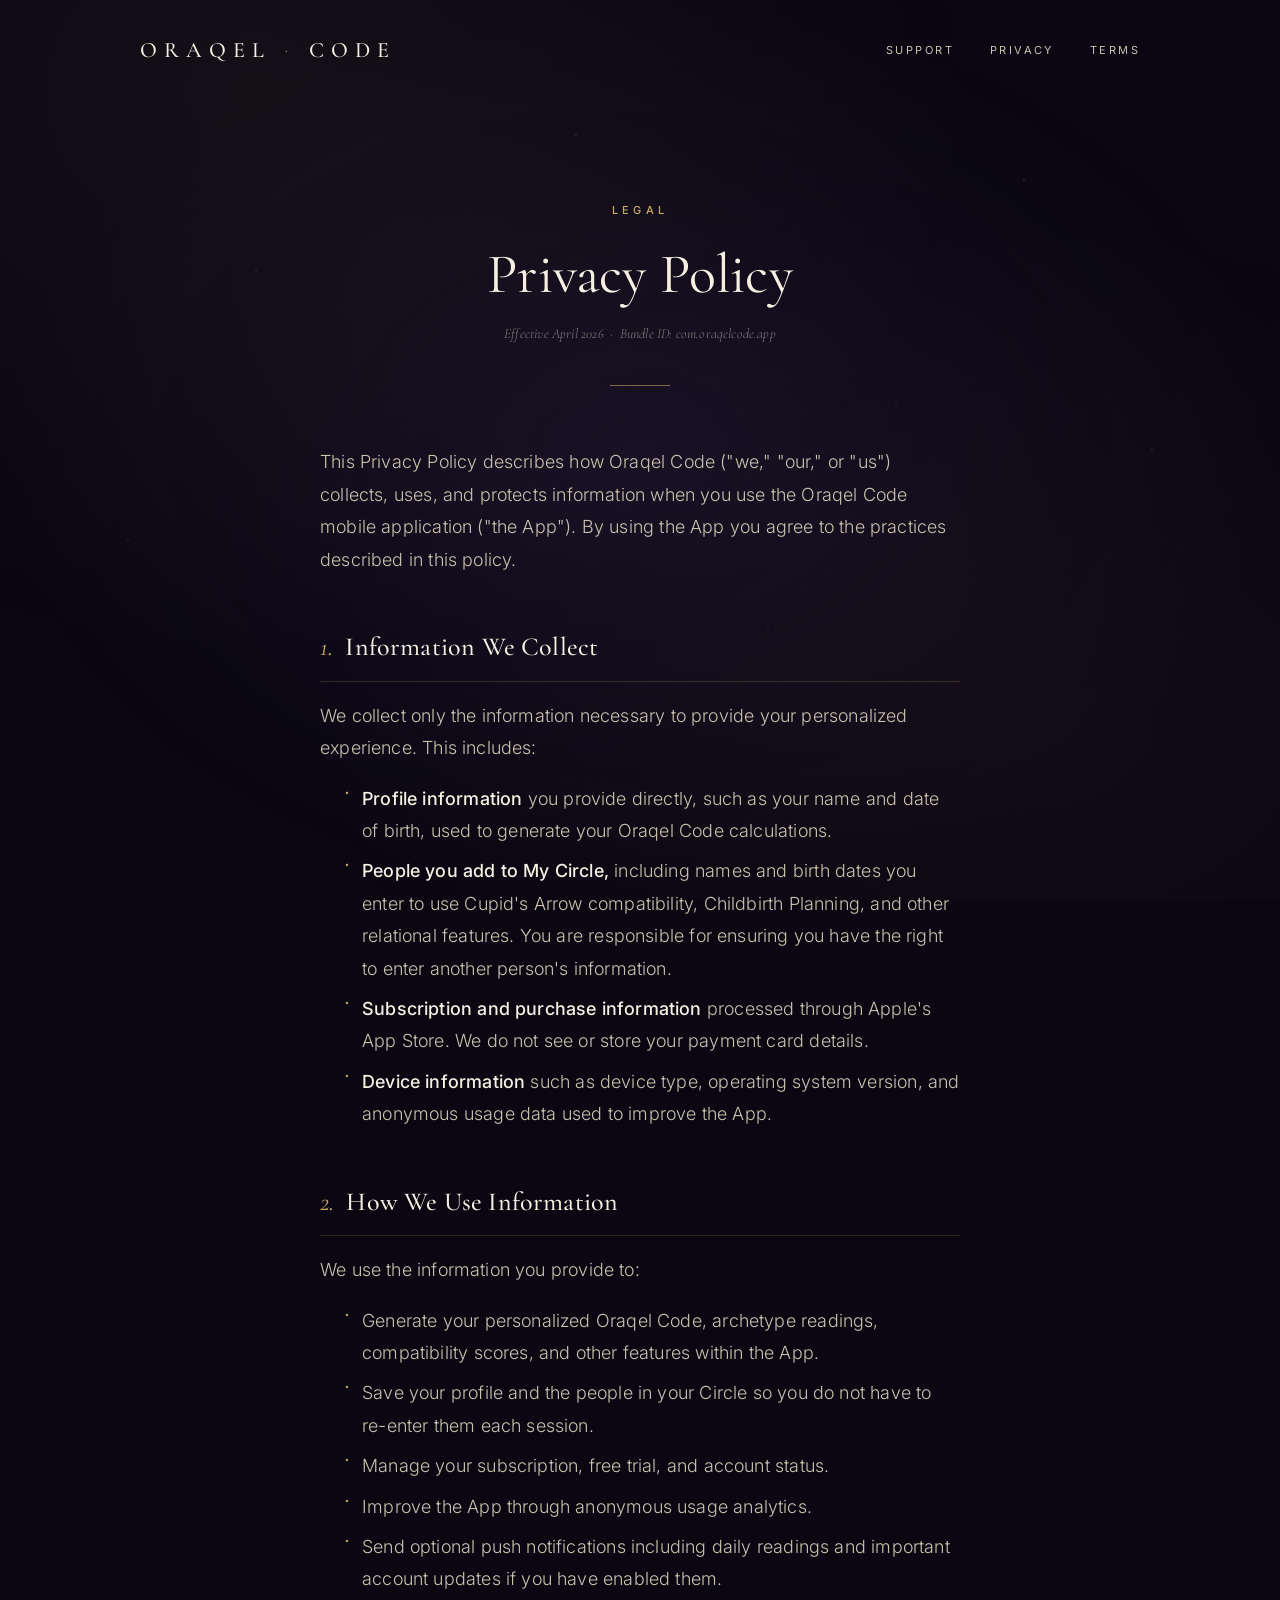
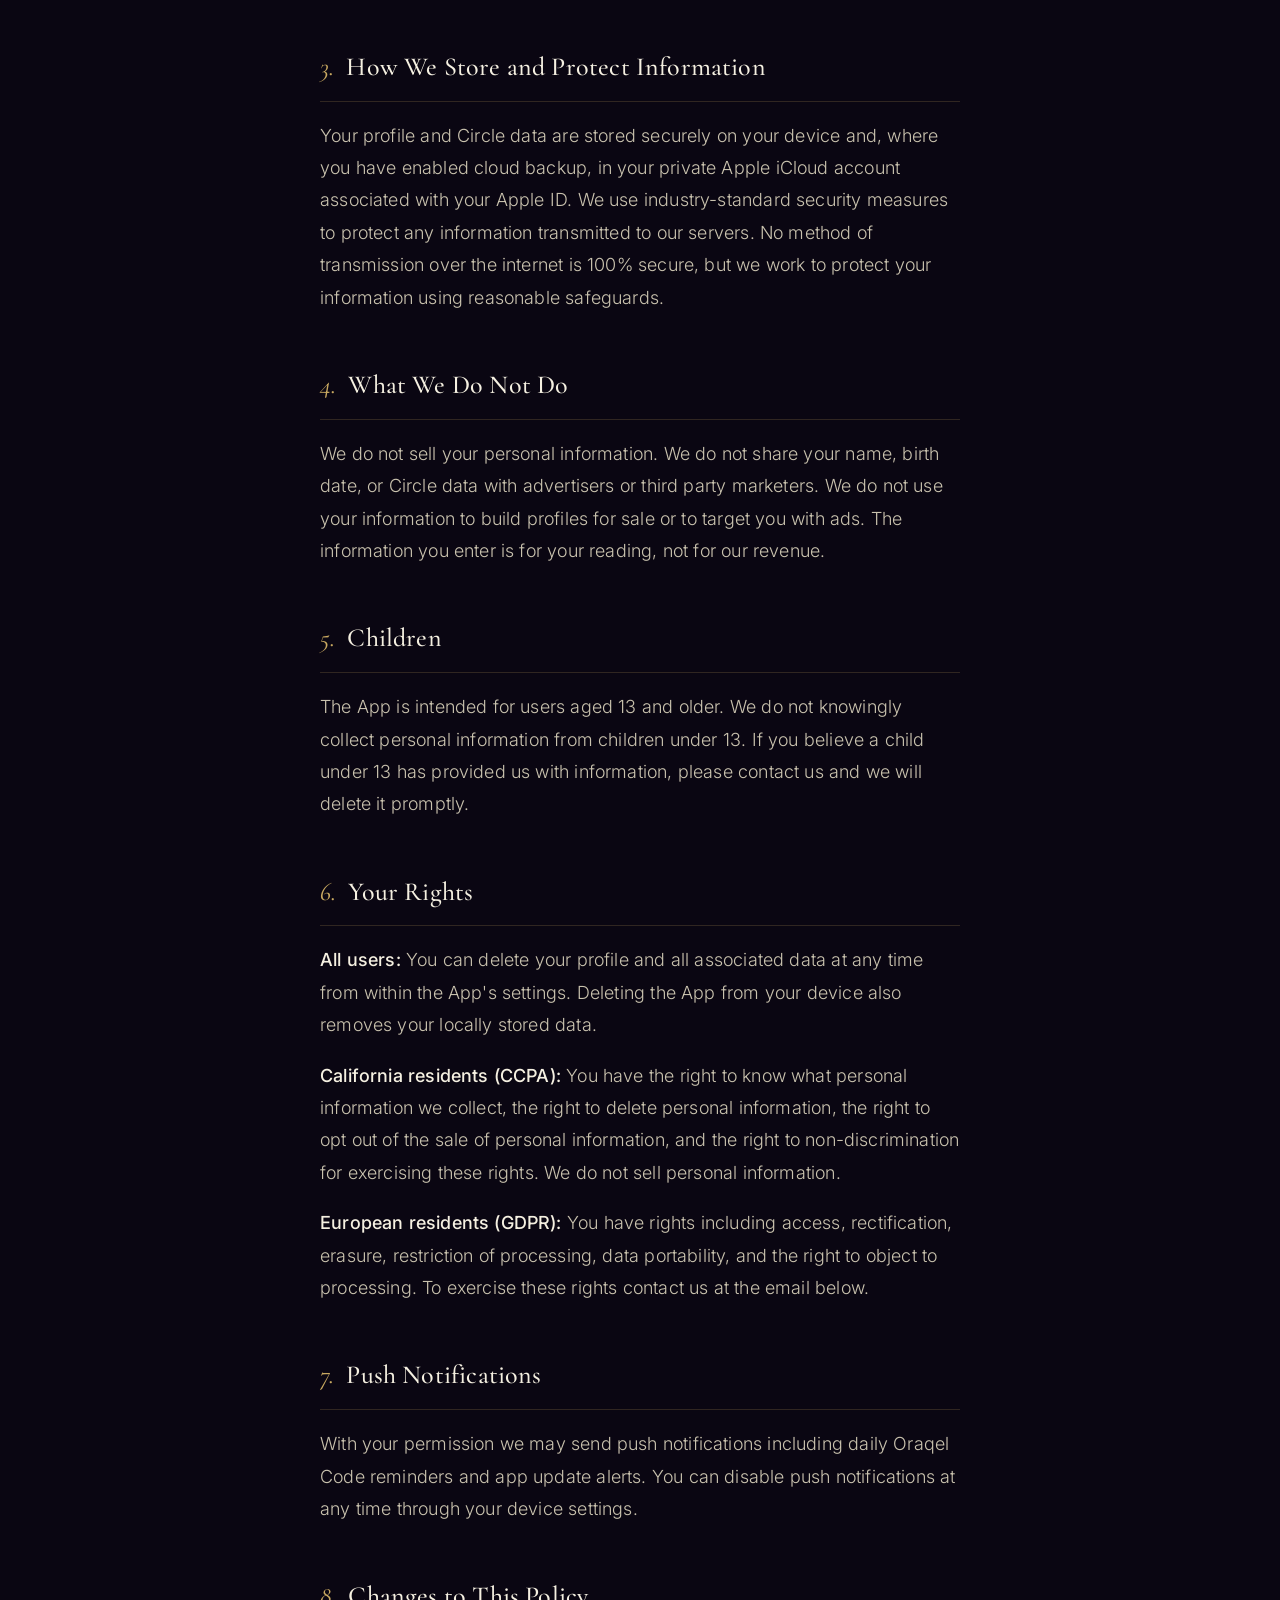
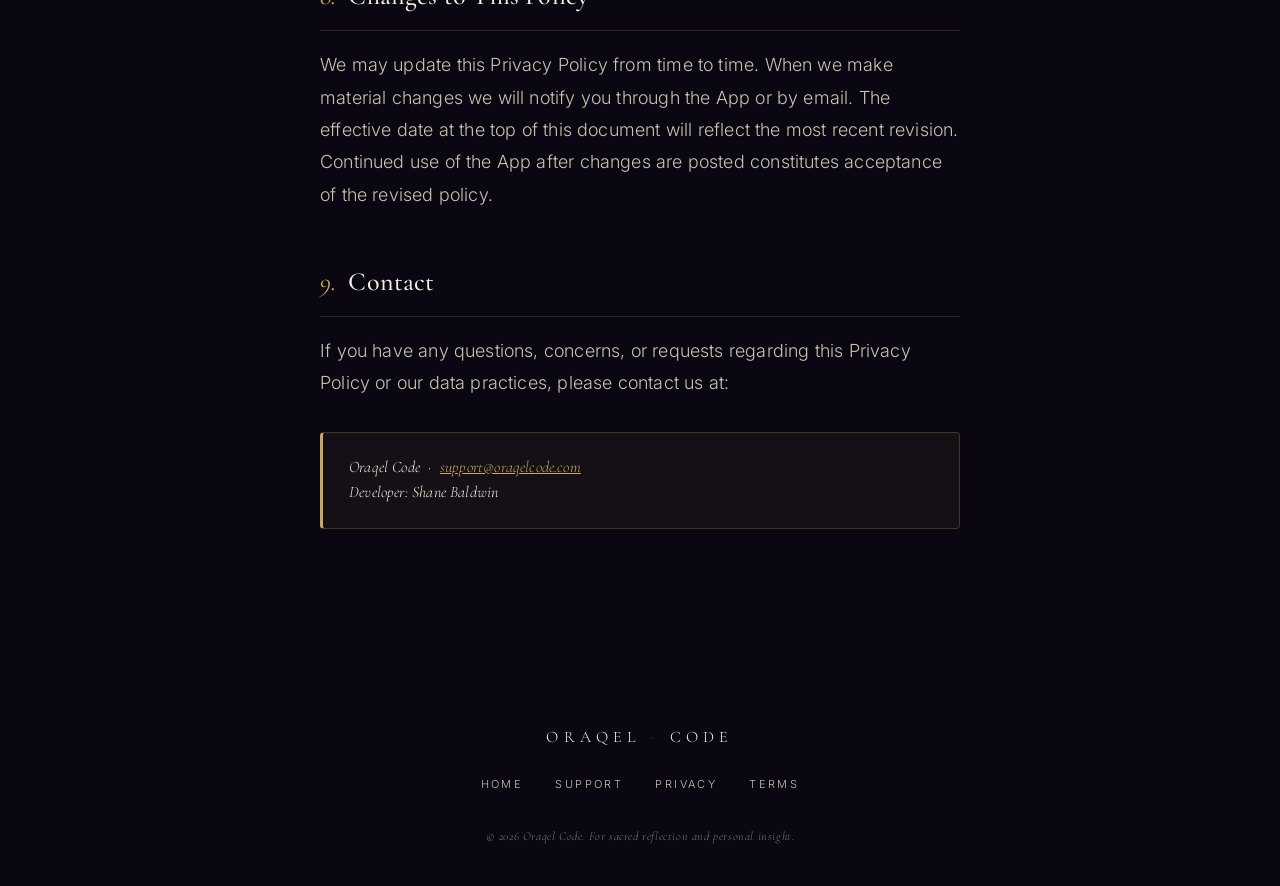
<file: privacy/index.html>
<!DOCTYPE html>
<html lang="en">
<head>
<meta charset="UTF-8">
<meta name="viewport" content="width=device-width, initial-scale=1.0">
<meta name="facebook-domain-verification" content="0pi1xk1bg4flp2at2l7x4gpsl33bw2">
<title>Privacy Policy — Oraqel Code</title>
<meta name="description" content="Oraqel Code Privacy Policy. How we collect, use, and protect your information.">
<link rel="stylesheet" href="/styles.css">
<link rel="icon" type="image/svg+xml" href="data:image/svg+xml,%3Csvg xmlns='http://www.w3.org/2000/svg' viewBox='0 0 64 64'%3E%3Ccircle cx='32' cy='32' r='28' fill='none' stroke='%23C9A961' stroke-width='2'/%3E%3Ccircle cx='32' cy='32' r='6' fill='%23E0C079'/%3E%3C/svg%3E">
</head>
<body>

<header>
  <nav class="nav">
    <a href="/" class="nav-brand">Oraqel<span class="dot">·</span>Code</a>
    <div class="nav-links">
      <a href="/support">Support</a>
      <a href="/privacy">Privacy</a>
      <a href="/terms">Terms</a>
    </div>
  </nav>
</header>

<main>
<article class="page">

  <div class="page-eyebrow">Legal</div>
  <h1 class="page-title">Privacy Policy</h1>
  <p class="page-meta">Effective April 2026 &nbsp;·&nbsp; Bundle ID: com.oraqelcode.app</p>
  <div class="page-rule"></div>

  <div class="page-content">

    <p>This Privacy Policy describes how Oraqel Code ("we," "our," or "us") collects, uses, and protects information when you use the Oraqel Code mobile application ("the App"). By using the App you agree to the practices described in this policy.</p>

    <h2><span class="num">1.</span>Information We Collect</h2>

    <p>We collect only the information necessary to provide your personalized experience. This includes:</p>

    <ul>
      <li><strong>Profile information</strong> you provide directly, such as your name and date of birth, used to generate your Oraqel Code calculations.</li>
      <li><strong>People you add to My Circle,</strong> including names and birth dates you enter to use Cupid's Arrow compatibility, Childbirth Planning, and other relational features. You are responsible for ensuring you have the right to enter another person's information.</li>
      <li><strong>Subscription and purchase information</strong> processed through Apple's App Store. We do not see or store your payment card details.</li>
      <li><strong>Device information</strong> such as device type, operating system version, and anonymous usage data used to improve the App.</li>
    </ul>

    <h2><span class="num">2.</span>How We Use Information</h2>

    <p>We use the information you provide to:</p>

    <ul>
      <li>Generate your personalized Oraqel Code, archetype readings, compatibility scores, and other features within the App.</li>
      <li>Save your profile and the people in your Circle so you do not have to re-enter them each session.</li>
      <li>Manage your subscription, free trial, and account status.</li>
      <li>Improve the App through anonymous usage analytics.</li>
      <li>Send optional push notifications including daily readings and important account updates if you have enabled them.</li>
    </ul>

    <h2><span class="num">3.</span>How We Store and Protect Information</h2>

    <p>Your profile and Circle data are stored securely on your device and, where you have enabled cloud backup, in your private Apple iCloud account associated with your Apple ID. We use industry-standard security measures to protect any information transmitted to our servers. No method of transmission over the internet is 100% secure, but we work to protect your information using reasonable safeguards.</p>

    <h2><span class="num">4.</span>What We Do Not Do</h2>

    <p>We do not sell your personal information. We do not share your name, birth date, or Circle data with advertisers or third party marketers. We do not use your information to build profiles for sale or to target you with ads. The information you enter is for your reading, not for our revenue.</p>

    <h2><span class="num">5.</span>Children</h2>

    <p>The App is intended for users aged 13 and older. We do not knowingly collect personal information from children under 13. If you believe a child under 13 has provided us with information, please contact us and we will delete it promptly.</p>

    <h2><span class="num">6.</span>Your Rights</h2>

    <p><strong>All users:</strong> You can delete your profile and all associated data at any time from within the App's settings. Deleting the App from your device also removes your locally stored data.</p>

    <p><strong>California residents (CCPA):</strong> You have the right to know what personal information we collect, the right to delete personal information, the right to opt out of the sale of personal information, and the right to non-discrimination for exercising these rights. We do not sell personal information.</p>

    <p><strong>European residents (GDPR):</strong> You have rights including access, rectification, erasure, restriction of processing, data portability, and the right to object to processing. To exercise these rights contact us at the email below.</p>

    <h2><span class="num">7.</span>Push Notifications</h2>

    <p>With your permission we may send push notifications including daily Oraqel Code reminders and app update alerts. You can disable push notifications at any time through your device settings.</p>

    <h2><span class="num">8.</span>Changes to This Policy</h2>

    <p>We may update this Privacy Policy from time to time. When we make material changes we will notify you through the App or by email. The effective date at the top of this document will reflect the most recent revision. Continued use of the App after changes are posted constitutes acceptance of the revised policy.</p>

    <h2><span class="num">9.</span>Contact</h2>

    <p>If you have any questions, concerns, or requests regarding this Privacy Policy or our data practices, please contact us at:</p>

    <div class="notice">
      Oraqel Code &nbsp;·&nbsp; <a href="mailto:support@oraqelcode.com">support@oraqelcode.com</a><br>
      Developer: Shane Baldwin
    </div>

  </div>

</article>
</main>

<footer class="footer">
  <div class="footer-mark">Oraqel<span class="dot">·</span>Code</div>
  <div class="footer-links">
    <a href="/">Home</a>
    <a href="/support">Support</a>
    <a href="/privacy">Privacy</a>
    <a href="/terms">Terms</a>
  </div>
  <div class="footer-copy">© 2026 Oraqel Code. For sacred reflection and personal insight.</div>
</footer>

</body>
</html>
</file>
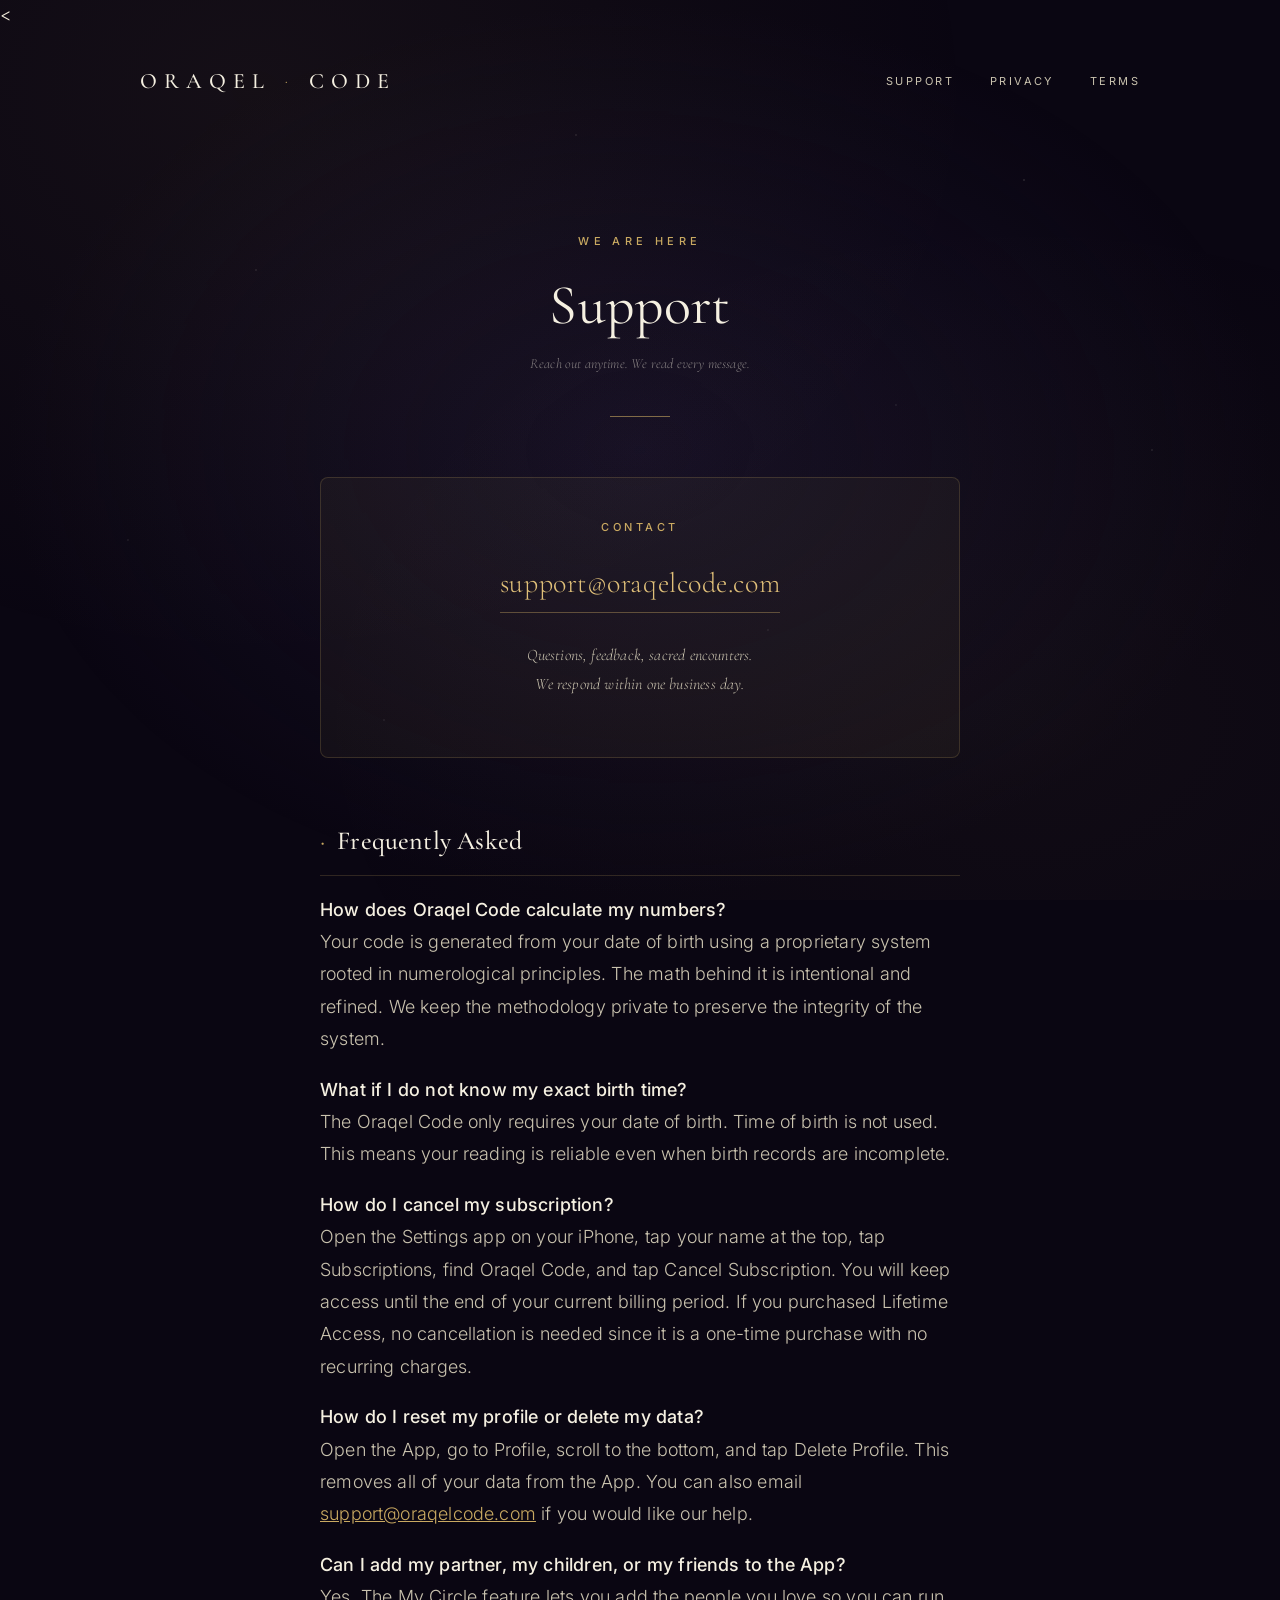
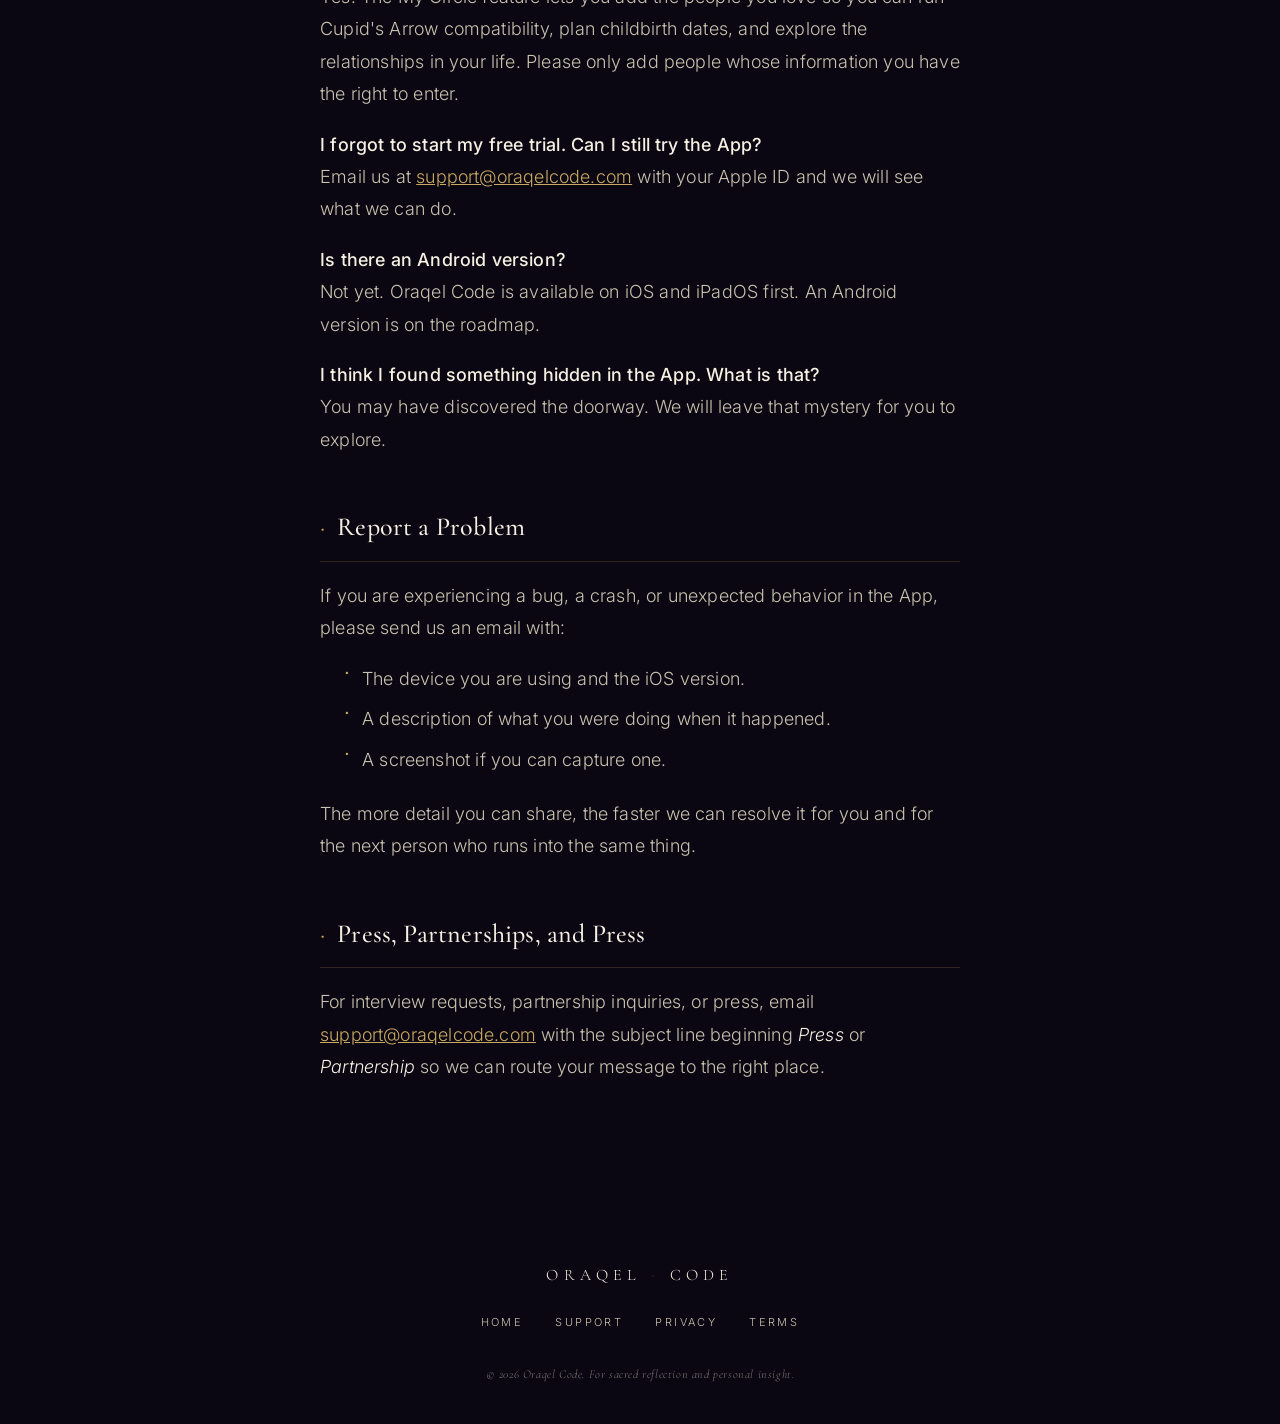
<file: support/index.html>
<<!DOCTYPE html>
<html lang="en">
<head>
<meta charset="UTF-8">
<meta name="viewport" content="width=device-width, initial-scale=1.0">
<meta name="facebook-domain-verification" content="0pi1xk1bg4flp2at2l7x4gpsl33bw2">
<title>Support — Oraqel Code</title>
<meta name="description" content="Support for the Oraqel Code app. Contact us, FAQs, and help.">
<link rel="stylesheet" href="/styles.css">
<link rel="icon" type="image/svg+xml" href="data:image/svg+xml,%3Csvg xmlns='http://www.w3.org/2000/svg' viewBox='0 0 64 64'%3E%3Ccircle cx='32' cy='32' r='28' fill='none' stroke='%23C9A961' stroke-width='2'/%3E%3Ccircle cx='32' cy='32' r='6' fill='%23E0C079'/%3E%3C/svg%3E">
</head>
<body>

<header>
  <nav class="nav">
    <a href="/" class="nav-brand">Oraqel<span class="dot">·</span>Code</a>
    <div class="nav-links">
      <a href="/support">Support</a>
      <a href="/privacy">Privacy</a>
      <a href="/terms">Terms</a>
    </div>
  </nav>
</header>

<main>
<article class="page">

  <div class="page-eyebrow">We are here</div>
  <h1 class="page-title">Support</h1>
  <p class="page-meta">Reach out anytime. We read every message.</p>
  <div class="page-rule"></div>

  <div class="page-content">

    <div class="support-contact">
      <div class="support-eyebrow">Contact</div>
      <a href="mailto:support@oraqelcode.com" class="support-email">support@oraqelcode.com</a>
      <p class="support-tagline">Questions, feedback, sacred encounters.<br>We respond within one business day.</p>
    </div>

    <h2><span class="num">·</span>Frequently Asked</h2>

    <p><strong>How does Oraqel Code calculate my numbers?</strong><br>
    Your code is generated from your date of birth using a proprietary system rooted in numerological principles. The math behind it is intentional and refined. We keep the methodology private to preserve the integrity of the system.</p>

    <p><strong>What if I do not know my exact birth time?</strong><br>
    The Oraqel Code only requires your date of birth. Time of birth is not used. This means your reading is reliable even when birth records are incomplete.</p>

    <p><strong>How do I cancel my subscription?</strong><br>
    Open the Settings app on your iPhone, tap your name at the top, tap Subscriptions, find Oraqel Code, and tap Cancel Subscription. You will keep access until the end of your current billing period. If you purchased Lifetime Access, no cancellation is needed since it is a one-time purchase with no recurring charges.</p>

    <p><strong>How do I reset my profile or delete my data?</strong><br>
    Open the App, go to Profile, scroll to the bottom, and tap Delete Profile. This removes all of your data from the App. You can also email <a href="mailto:support@oraqelcode.com">support@oraqelcode.com</a> if you would like our help.</p>

    <p><strong>Can I add my partner, my children, or my friends to the App?</strong><br>
    Yes. The My Circle feature lets you add the people you love so you can run Cupid's Arrow compatibility, plan childbirth dates, and explore the relationships in your life. Please only add people whose information you have the right to enter.</p>

    <p><strong>I forgot to start my free trial. Can I still try the App?</strong><br>
    Email us at <a href="mailto:support@oraqelcode.com">support@oraqelcode.com</a> with your Apple ID and we will see what we can do.</p>

    <p><strong>Is there an Android version?</strong><br>
    Not yet. Oraqel Code is available on iOS and iPadOS first. An Android version is on the roadmap.</p>

    <p><strong>I think I found something hidden in the App. What is that?</strong><br>
    You may have discovered the doorway. We will leave that mystery for you to explore.</p>

    <h2><span class="num">·</span>Report a Problem</h2>

    <p>If you are experiencing a bug, a crash, or unexpected behavior in the App, please send us an email with:</p>

    <ul>
      <li>The device you are using and the iOS version.</li>
      <li>A description of what you were doing when it happened.</li>
      <li>A screenshot if you can capture one.</li>
    </ul>

    <p>The more detail you can share, the faster we can resolve it for you and for the next person who runs into the same thing.</p>

    <h2><span class="num">·</span>Press, Partnerships, and Press</h2>

    <p>For interview requests, partnership inquiries, or press, email <a href="mailto:support@oraqelcode.com">support@oraqelcode.com</a> with the subject line beginning <em>Press</em> or <em>Partnership</em> so we can route your message to the right place.</p>

  </div>

</article>
</main>

<footer class="footer">
  <div class="footer-mark">Oraqel<span class="dot">·</span>Code</div>
  <div class="footer-links">
    <a href="/">Home</a>
    <a href="/support">Support</a>
    <a href="/privacy">Privacy</a>
    <a href="/terms">Terms</a>
  </div>
  <div class="footer-copy">© 2026 Oraqel Code. For sacred reflection and personal insight.</div>
</footer>

</body>
</html>
</file>
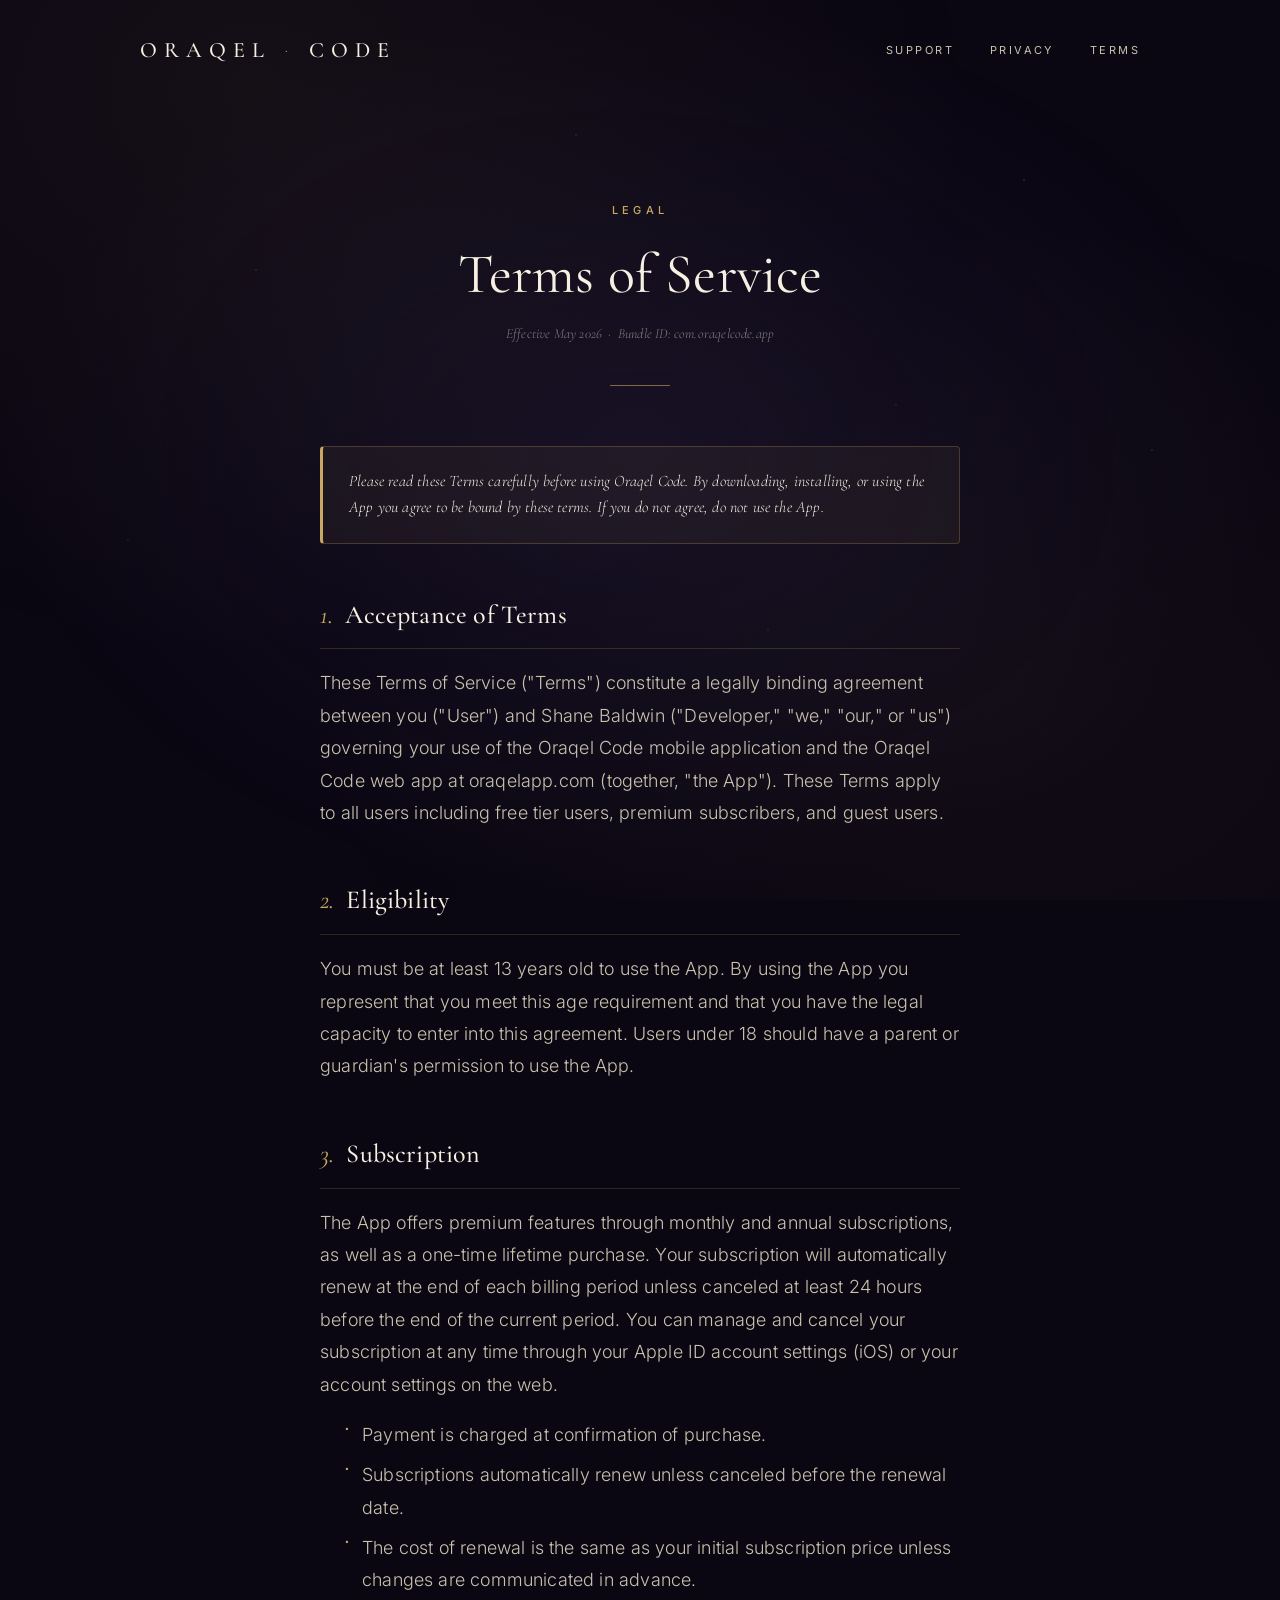
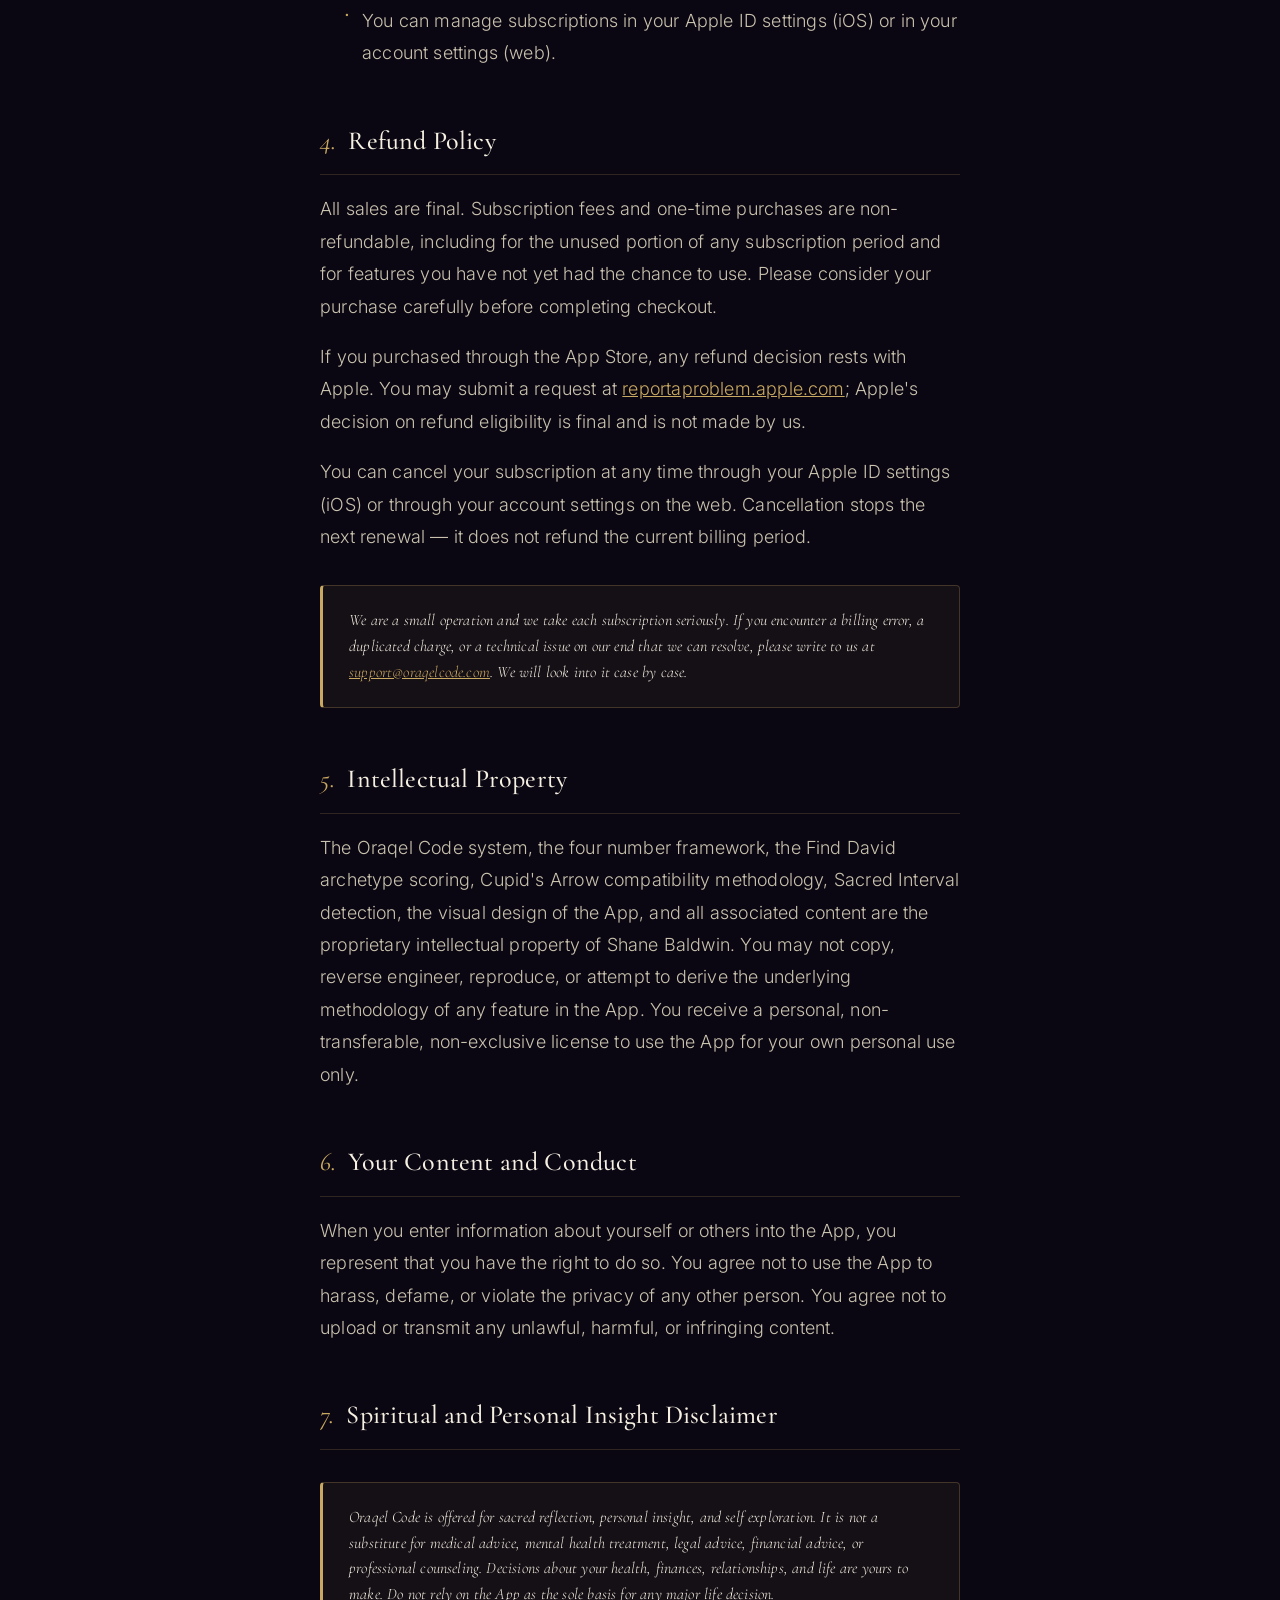
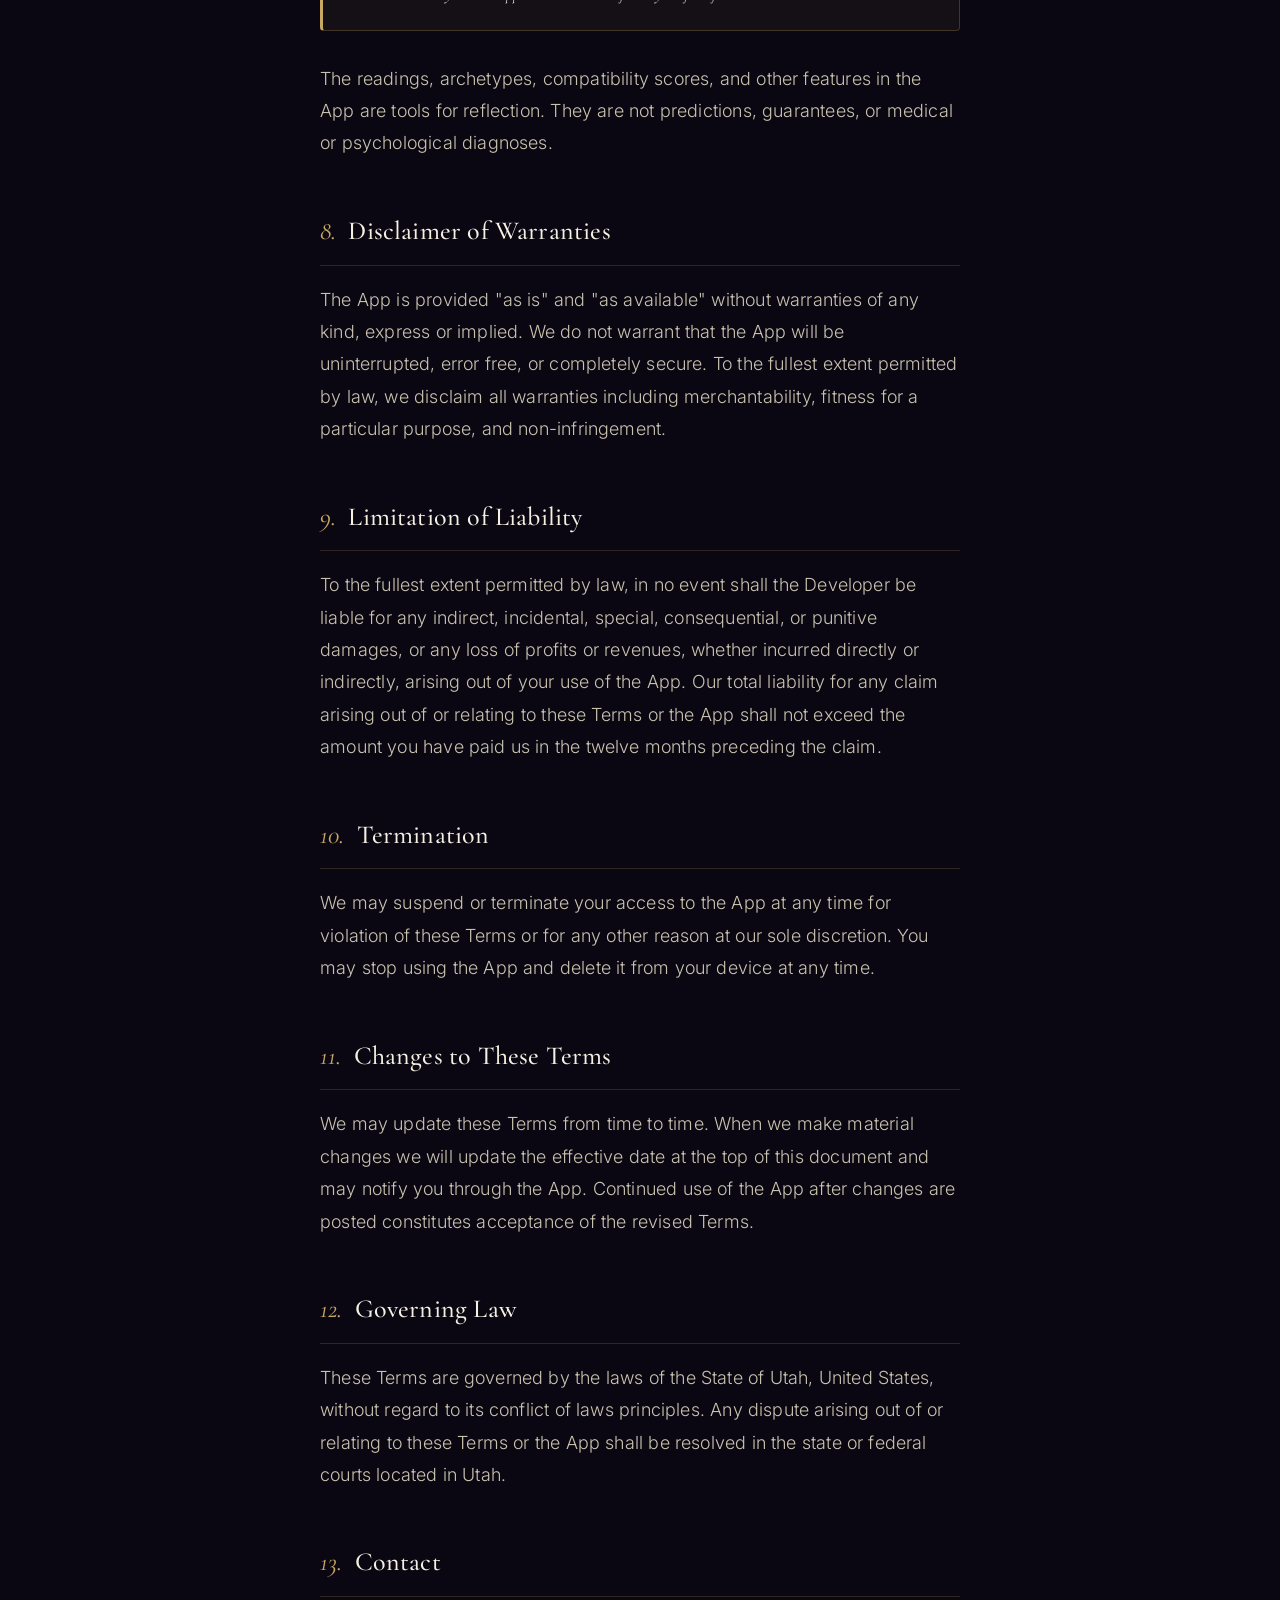
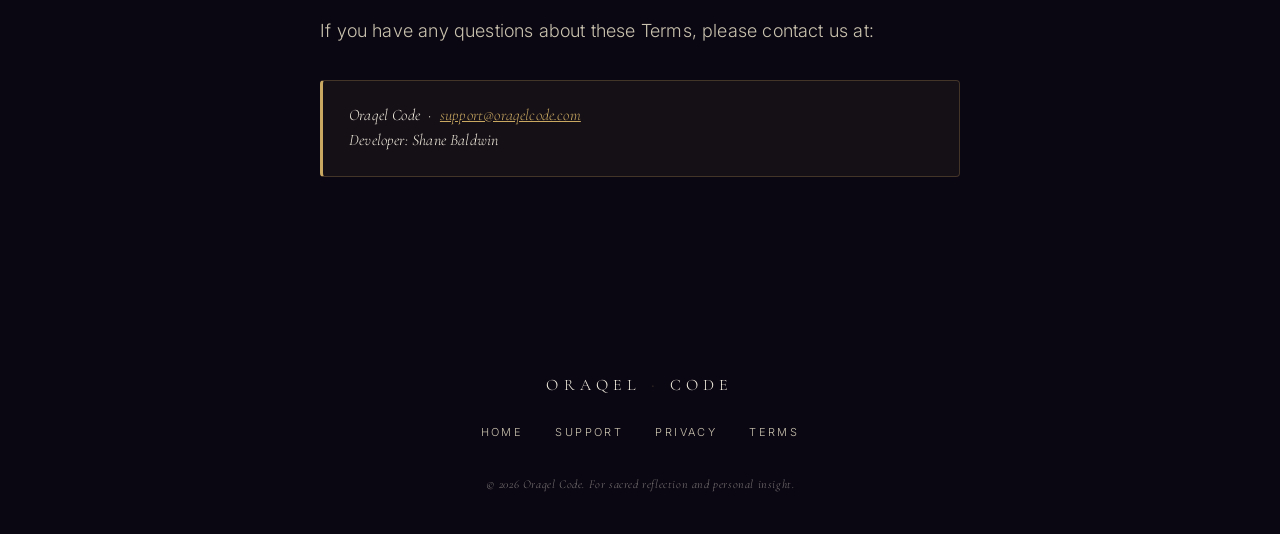
<file: terms/index.html>
<!DOCTYPE html>
<html lang="en">
<head>
<meta charset="UTF-8">
<meta name="viewport" content="width=device-width, initial-scale=1.0">
<meta name="facebook-domain-verification" content="0pi1xk1bg4flp2at2l7x4gpsl33bw2">
<title>Terms of Service — Oraqel Code</title>
<meta name="description" content="Oraqel Code Terms of Service. The agreement between you and us when you use the App.">
<link rel="stylesheet" href="/styles.css">
<link rel="icon" type="image/svg+xml" href="data:image/svg+xml,%3Csvg xmlns='http://www.w3.org/2000/svg' viewBox='0 0 32 32'%3E%3Cdefs%3E%3ClinearGradient id='g' x1='6' y1='6' x2='26' y2='26' gradientUnits='userSpaceOnUse'%3E%3Cstop offset='0%25' stop-color='%23F4DDA8'/%3E%3Cstop offset='35%25' stop-color='%23D4AF6A'/%3E%3Cstop offset='60%25' stop-color='%238B6F3A'/%3E%3Cstop offset='100%25' stop-color='%23E8CF95'/%3E%3C/linearGradient%3E%3C/defs%3E%3Crect width='32' height='32' rx='6' fill='%23110A2A'/%3E%3Cg transform='translate(16,16)'%3E%3Crect x='-6.5' y='-6.5' width='13' height='13' fill='none' stroke='url(%23g)' stroke-width='1' stroke-linejoin='round'/%3E%3Crect x='-6.5' y='-6.5' width='13' height='13' fill='none' stroke='url(%23g)' stroke-width='1' stroke-linejoin='round' transform='rotate(45)'/%3E%3C/g%3E%3Cg transform='translate(16,16)'%3E%3Crect x='-4.7' y='-4.7' width='9.4' height='9.4' fill='none' stroke='url(%23g)' stroke-width='0.85' stroke-linejoin='round'/%3E%3Crect x='-4.7' y='-4.7' width='9.4' height='9.4' fill='none' stroke='url(%23g)' stroke-width='0.85' stroke-linejoin='round' transform='rotate(45)'/%3E%3C/g%3E%3C/svg%3E">
</head>
<body>

<header>
  <nav class="nav">
    <a href="/" class="nav-brand">Oraqel<span class="dot">·</span>Code</a>
    <div class="nav-links">
      <a href="/support">Support</a>
      <a href="/privacy">Privacy</a>
      <a href="/terms">Terms</a>
    </div>
  </nav>
</header>

<main>
<article class="page">

  <div class="page-eyebrow">Legal</div>
  <h1 class="page-title">Terms of Service</h1>
  <p class="page-meta">Effective May 2026 &nbsp;·&nbsp; Bundle ID: com.oraqelcode.app</p>
  <div class="page-rule"></div>

  <div class="page-content">

    <div class="notice">
      Please read these Terms carefully before using Oraqel Code. By downloading, installing, or using the App you agree to be bound by these terms. If you do not agree, do not use the App.
    </div>

    <h2><span class="num">1.</span>Acceptance of Terms</h2>

    <p>These Terms of Service ("Terms") constitute a legally binding agreement between you ("User") and Shane Baldwin ("Developer," "we," "our," or "us") governing your use of the Oraqel Code mobile application and the Oraqel Code web app at oraqelapp.com (together, "the App"). These Terms apply to all users including free tier users, premium subscribers, and guest users.</p>

    <h2><span class="num">2.</span>Eligibility</h2>

    <p>You must be at least 13 years old to use the App. By using the App you represent that you meet this age requirement and that you have the legal capacity to enter into this agreement. Users under 18 should have a parent or guardian's permission to use the App.</p>

    <h2><span class="num">3.</span>Subscription</h2>

    <p>The App offers premium features through monthly and annual subscriptions, as well as a one-time lifetime purchase. Your subscription will automatically renew at the end of each billing period unless canceled at least 24 hours before the end of the current period. You can manage and cancel your subscription at any time through your Apple ID account settings (iOS) or your account settings on the web.</p>

    <ul>
      <li>Payment is charged at confirmation of purchase.</li>
      <li>Subscriptions automatically renew unless canceled before the renewal date.</li>
      <li>The cost of renewal is the same as your initial subscription price unless changes are communicated in advance.</li>
      <li>You can manage subscriptions in your Apple ID settings (iOS) or in your account settings (web).</li>
    </ul>

    <h2><span class="num">4.</span>Refund Policy</h2>

    <p>All sales are final. Subscription fees and one-time purchases are non-refundable, including for the unused portion of any subscription period and for features you have not yet had the chance to use. Please consider your purchase carefully before completing checkout.</p>

    <p>If you purchased through the App Store, any refund decision rests with Apple. You may submit a request at <a href="https://reportaproblem.apple.com">reportaproblem.apple.com</a>; Apple&#39;s decision on refund eligibility is final and is not made by us.</p>

    <p>You can cancel your subscription at any time through your Apple ID settings (iOS) or through your account settings on the web. Cancellation stops the next renewal — it does not refund the current billing period.</p>

    <div class="notice">
      We are a small operation and we take each subscription seriously. If you encounter a billing error, a duplicated charge, or a technical issue on our end that we can resolve, please write to us at <a href="mailto:support@oraqelcode.com">support@oraqelcode.com</a>. We will look into it case by case.
    </div>

    <h2><span class="num">5.</span>Intellectual Property</h2>

    <p>The Oraqel Code system, the four number framework, the Find David archetype scoring, Cupid's Arrow compatibility methodology, Sacred Interval detection, the visual design of the App, and all associated content are the proprietary intellectual property of Shane Baldwin. You may not copy, reverse engineer, reproduce, or attempt to derive the underlying methodology of any feature in the App. You receive a personal, non-transferable, non-exclusive license to use the App for your own personal use only.</p>

    <h2><span class="num">6.</span>Your Content and Conduct</h2>

    <p>When you enter information about yourself or others into the App, you represent that you have the right to do so. You agree not to use the App to harass, defame, or violate the privacy of any other person. You agree not to upload or transmit any unlawful, harmful, or infringing content.</p>

    <h2><span class="num">7.</span>Spiritual and Personal Insight Disclaimer</h2>

    <div class="notice">
      Oraqel Code is offered for sacred reflection, personal insight, and self exploration. It is not a substitute for medical advice, mental health treatment, legal advice, financial advice, or professional counseling. Decisions about your health, finances, relationships, and life are yours to make. Do not rely on the App as the sole basis for any major life decision.
    </div>

    <p>The readings, archetypes, compatibility scores, and other features in the App are tools for reflection. They are not predictions, guarantees, or medical or psychological diagnoses.</p>

    <h2><span class="num">8.</span>Disclaimer of Warranties</h2>

    <p>The App is provided "as is" and "as available" without warranties of any kind, express or implied. We do not warrant that the App will be uninterrupted, error free, or completely secure. To the fullest extent permitted by law, we disclaim all warranties including merchantability, fitness for a particular purpose, and non-infringement.</p>

    <h2><span class="num">9.</span>Limitation of Liability</h2>

    <p>To the fullest extent permitted by law, in no event shall the Developer be liable for any indirect, incidental, special, consequential, or punitive damages, or any loss of profits or revenues, whether incurred directly or indirectly, arising out of your use of the App. Our total liability for any claim arising out of or relating to these Terms or the App shall not exceed the amount you have paid us in the twelve months preceding the claim.</p>

    <h2><span class="num">10.</span>Termination</h2>

    <p>We may suspend or terminate your access to the App at any time for violation of these Terms or for any other reason at our sole discretion. You may stop using the App and delete it from your device at any time.</p>

    <h2><span class="num">11.</span>Changes to These Terms</h2>

    <p>We may update these Terms from time to time. When we make material changes we will update the effective date at the top of this document and may notify you through the App. Continued use of the App after changes are posted constitutes acceptance of the revised Terms.</p>

    <h2><span class="num">12.</span>Governing Law</h2>

    <p>These Terms are governed by the laws of the State of Utah, United States, without regard to its conflict of laws principles. Any dispute arising out of or relating to these Terms or the App shall be resolved in the state or federal courts located in Utah.</p>

    <h2><span class="num">13.</span>Contact</h2>

    <p>If you have any questions about these Terms, please contact us at:</p>

    <div class="notice">
      Oraqel Code &nbsp;·&nbsp; <a href="mailto:support@oraqelcode.com">support@oraqelcode.com</a><br>
      Developer: Shane Baldwin
    </div>

  </div>

</article>
</main>

<footer class="footer">
  <div class="footer-mark">Oraqel<span class="dot">·</span>Code</div>
  <div class="footer-links">
    <a href="/">Home</a>
    <a href="/support">Support</a>
    <a href="/privacy">Privacy</a>
    <a href="/terms">Terms</a>
  </div>
  <div class="footer-copy">© 2026 Oraqel Code. For sacred reflection and personal insight.</div>
</footer>

</body>
</html>
</file>
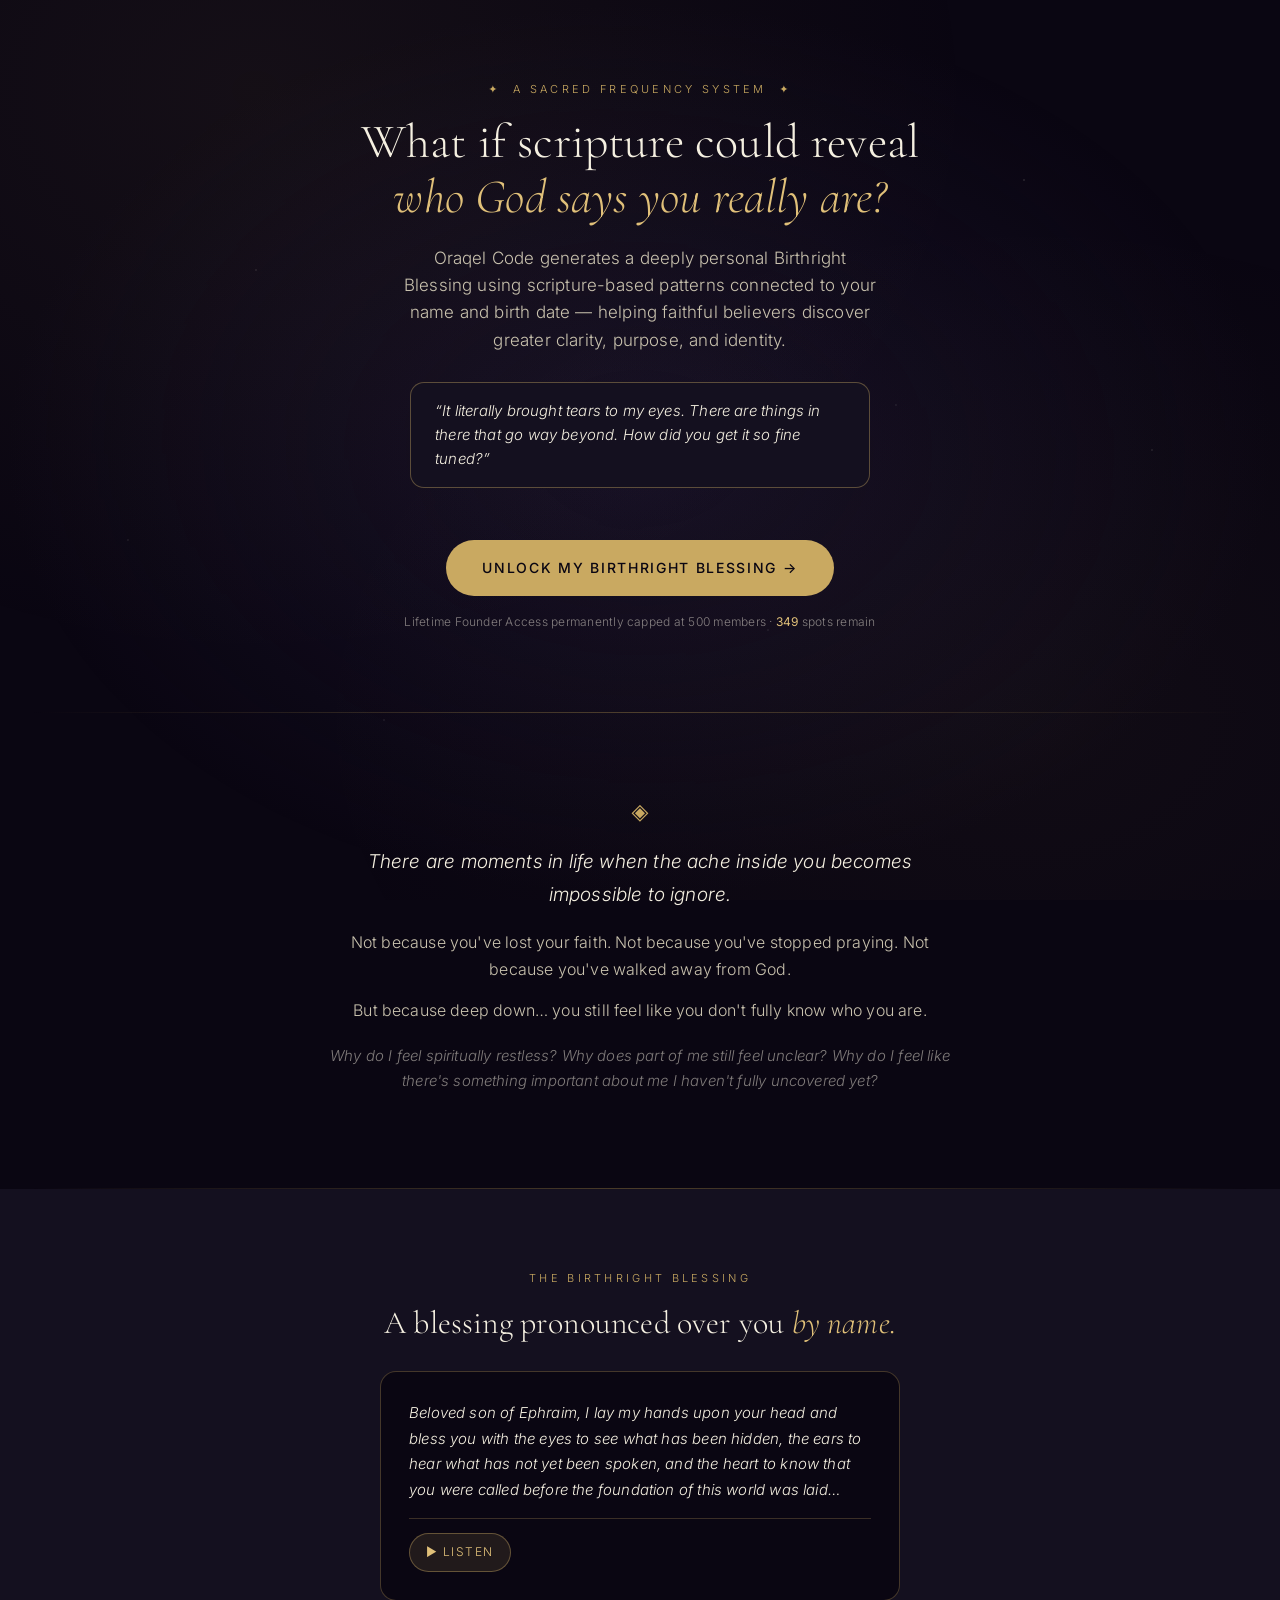
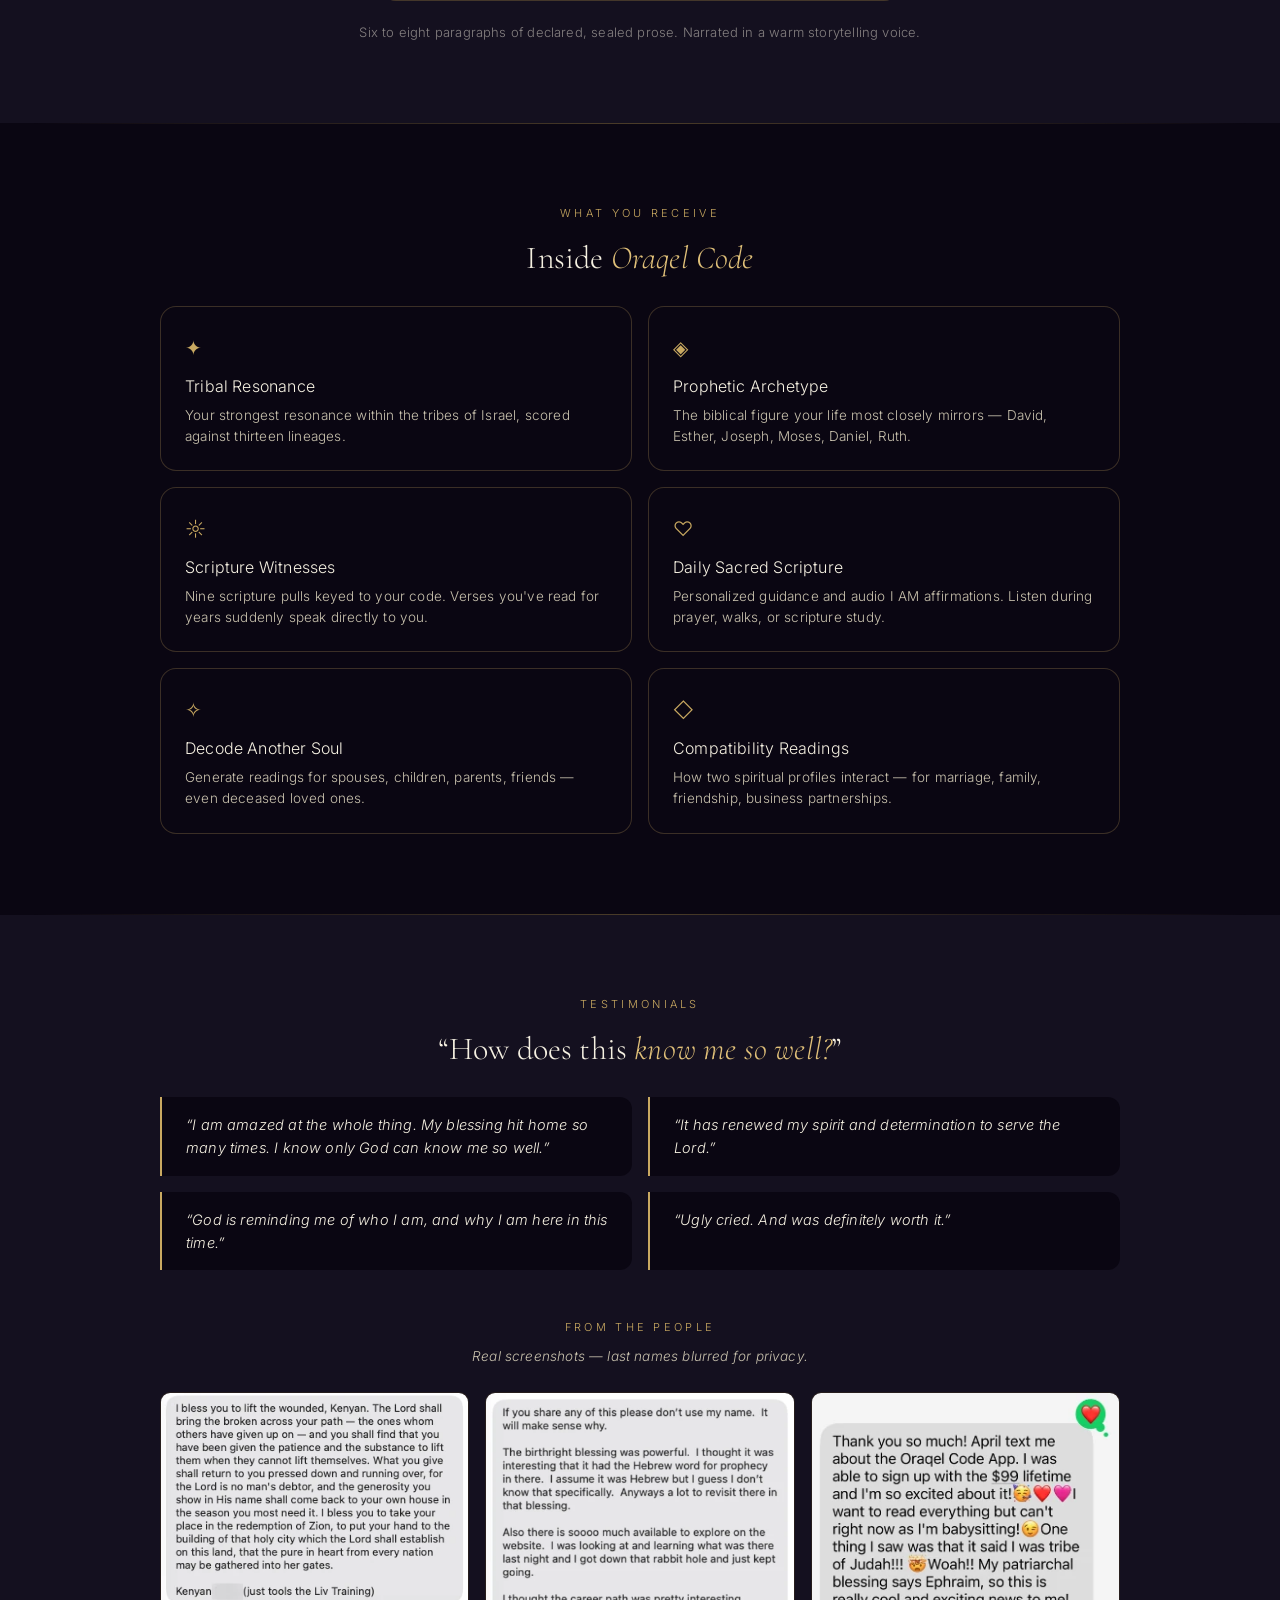
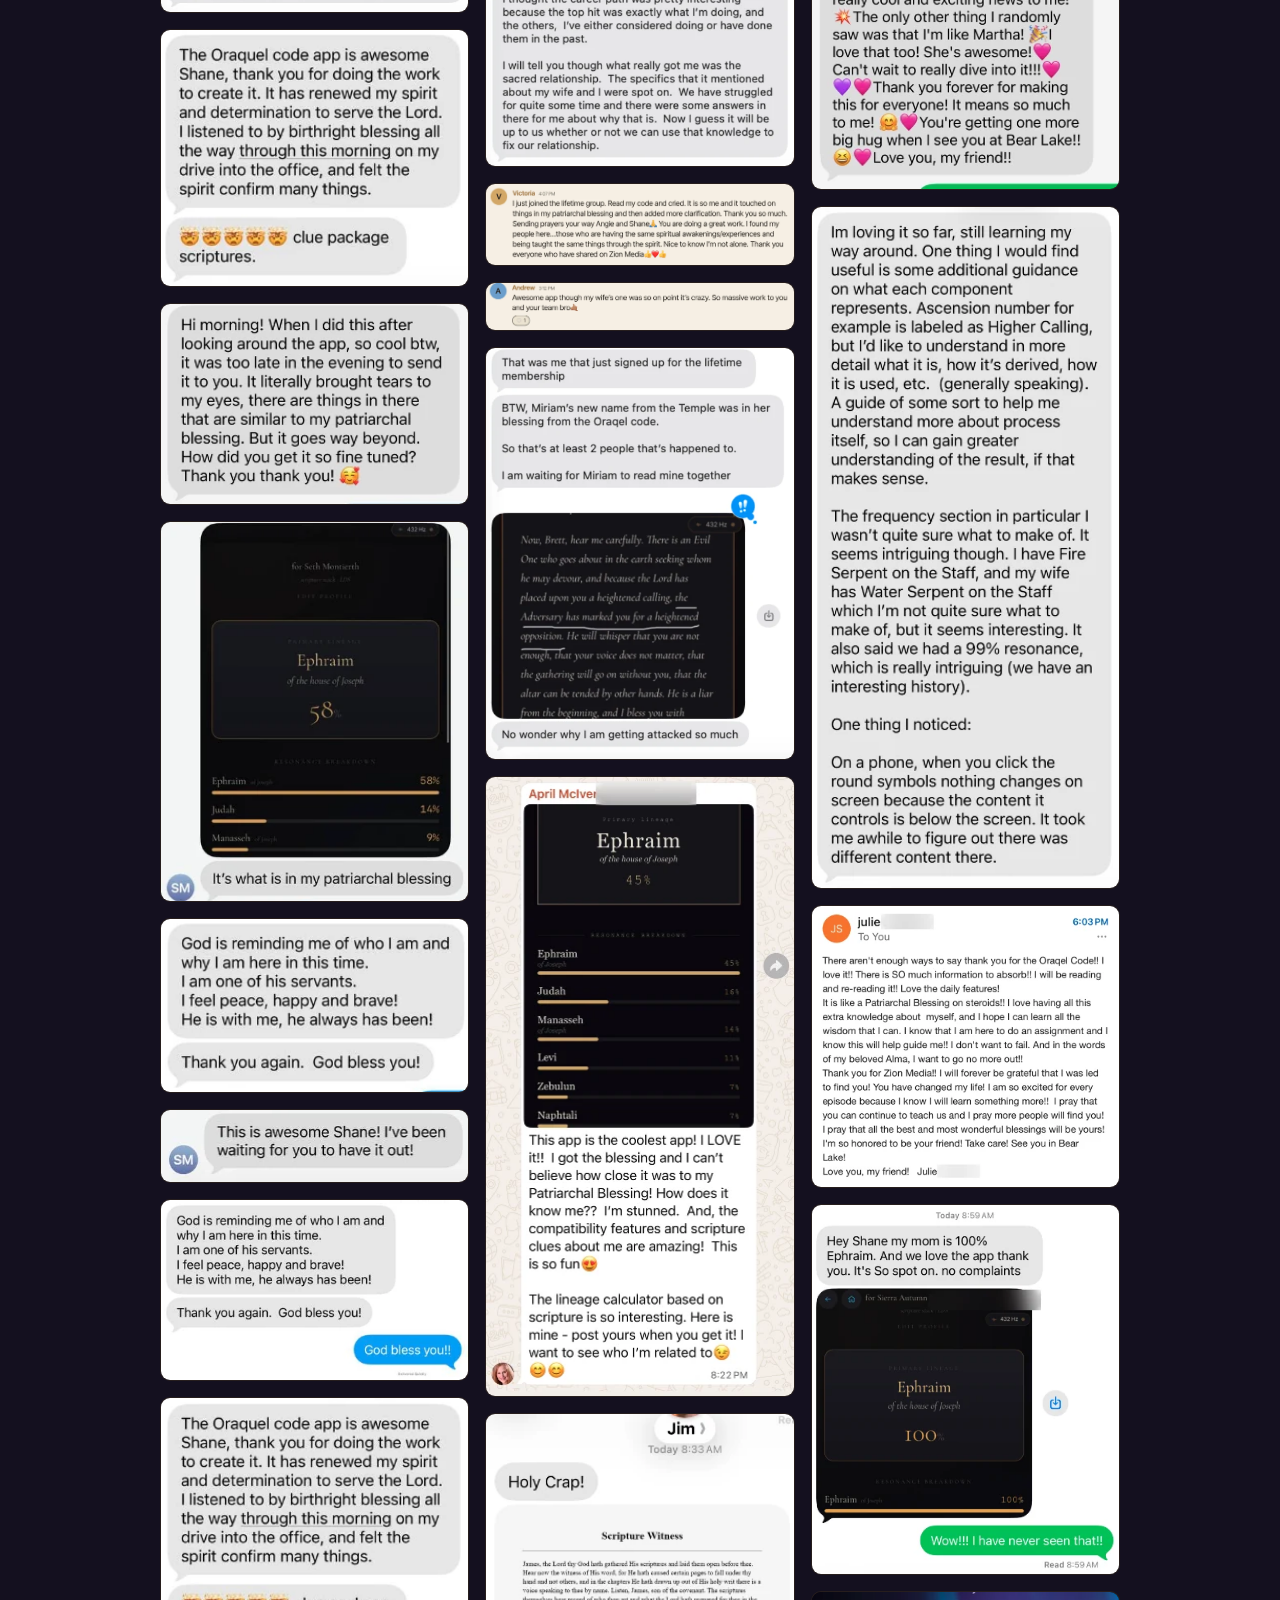
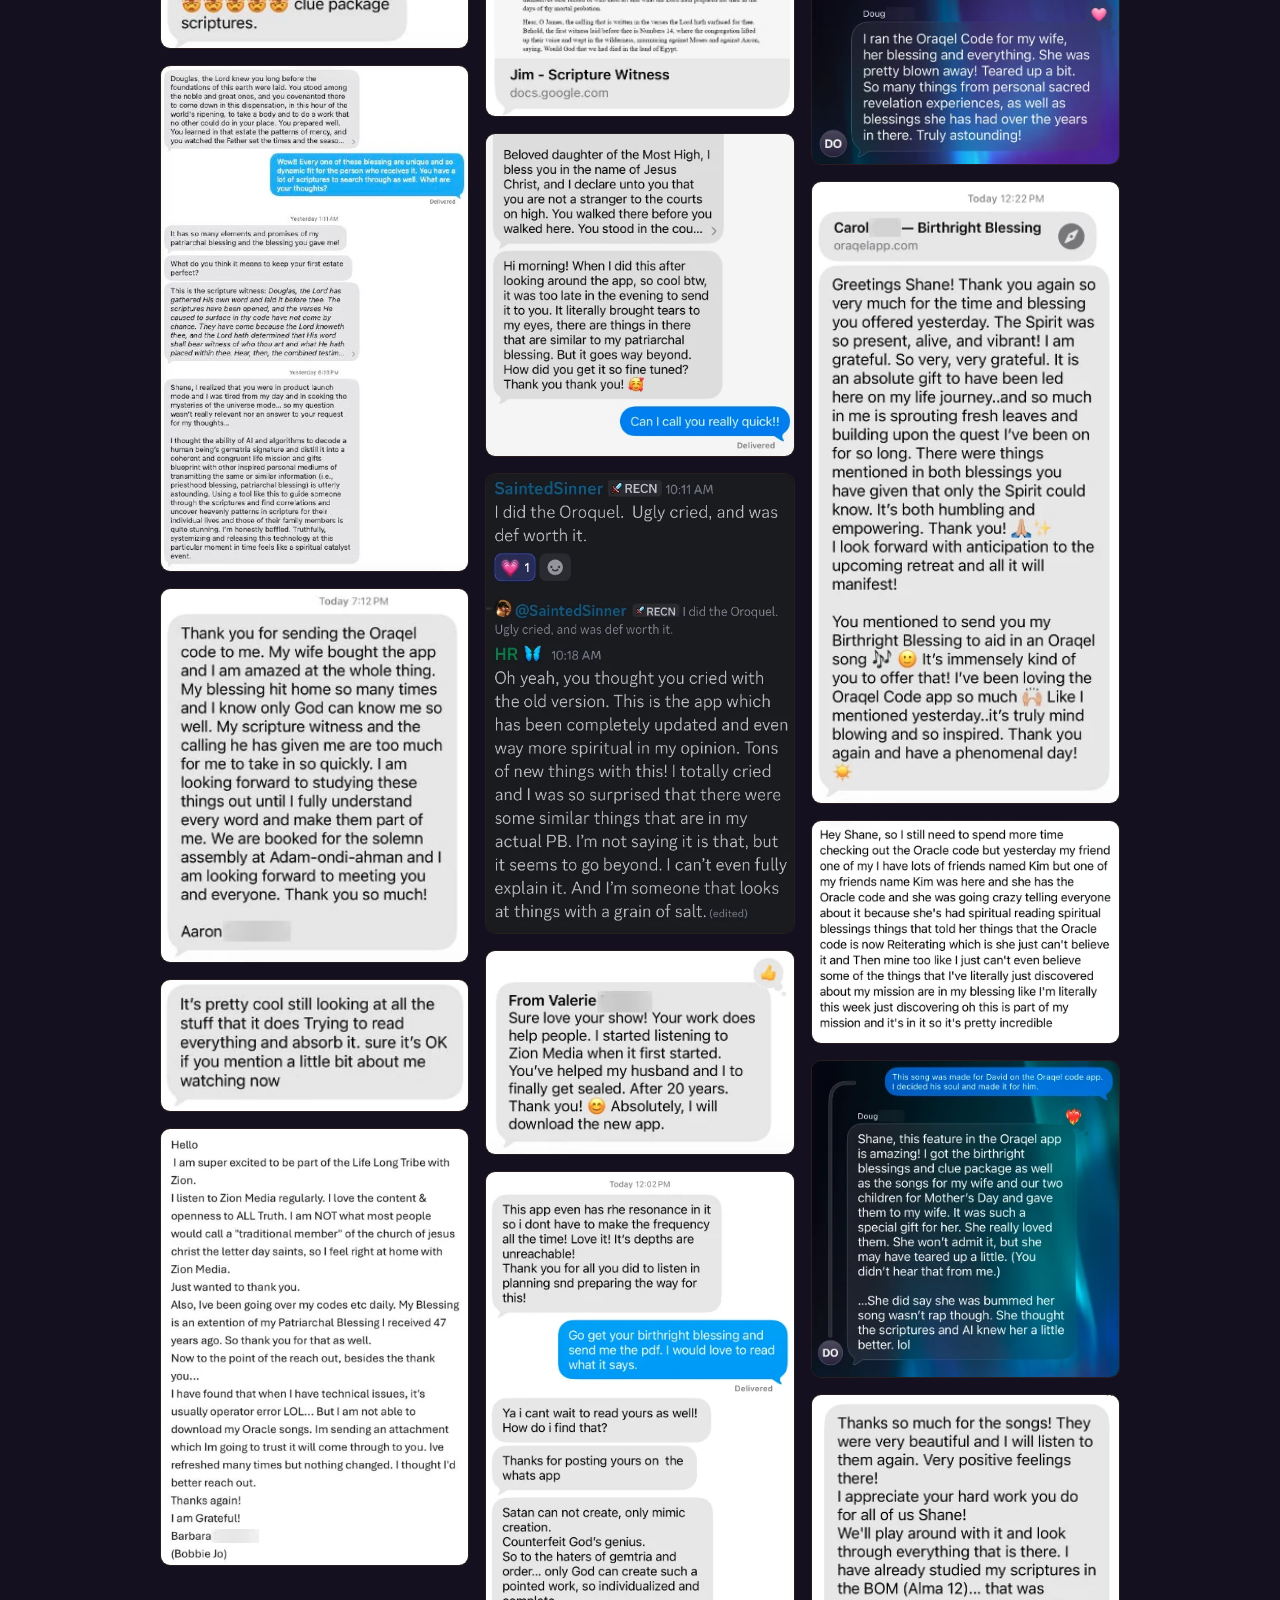
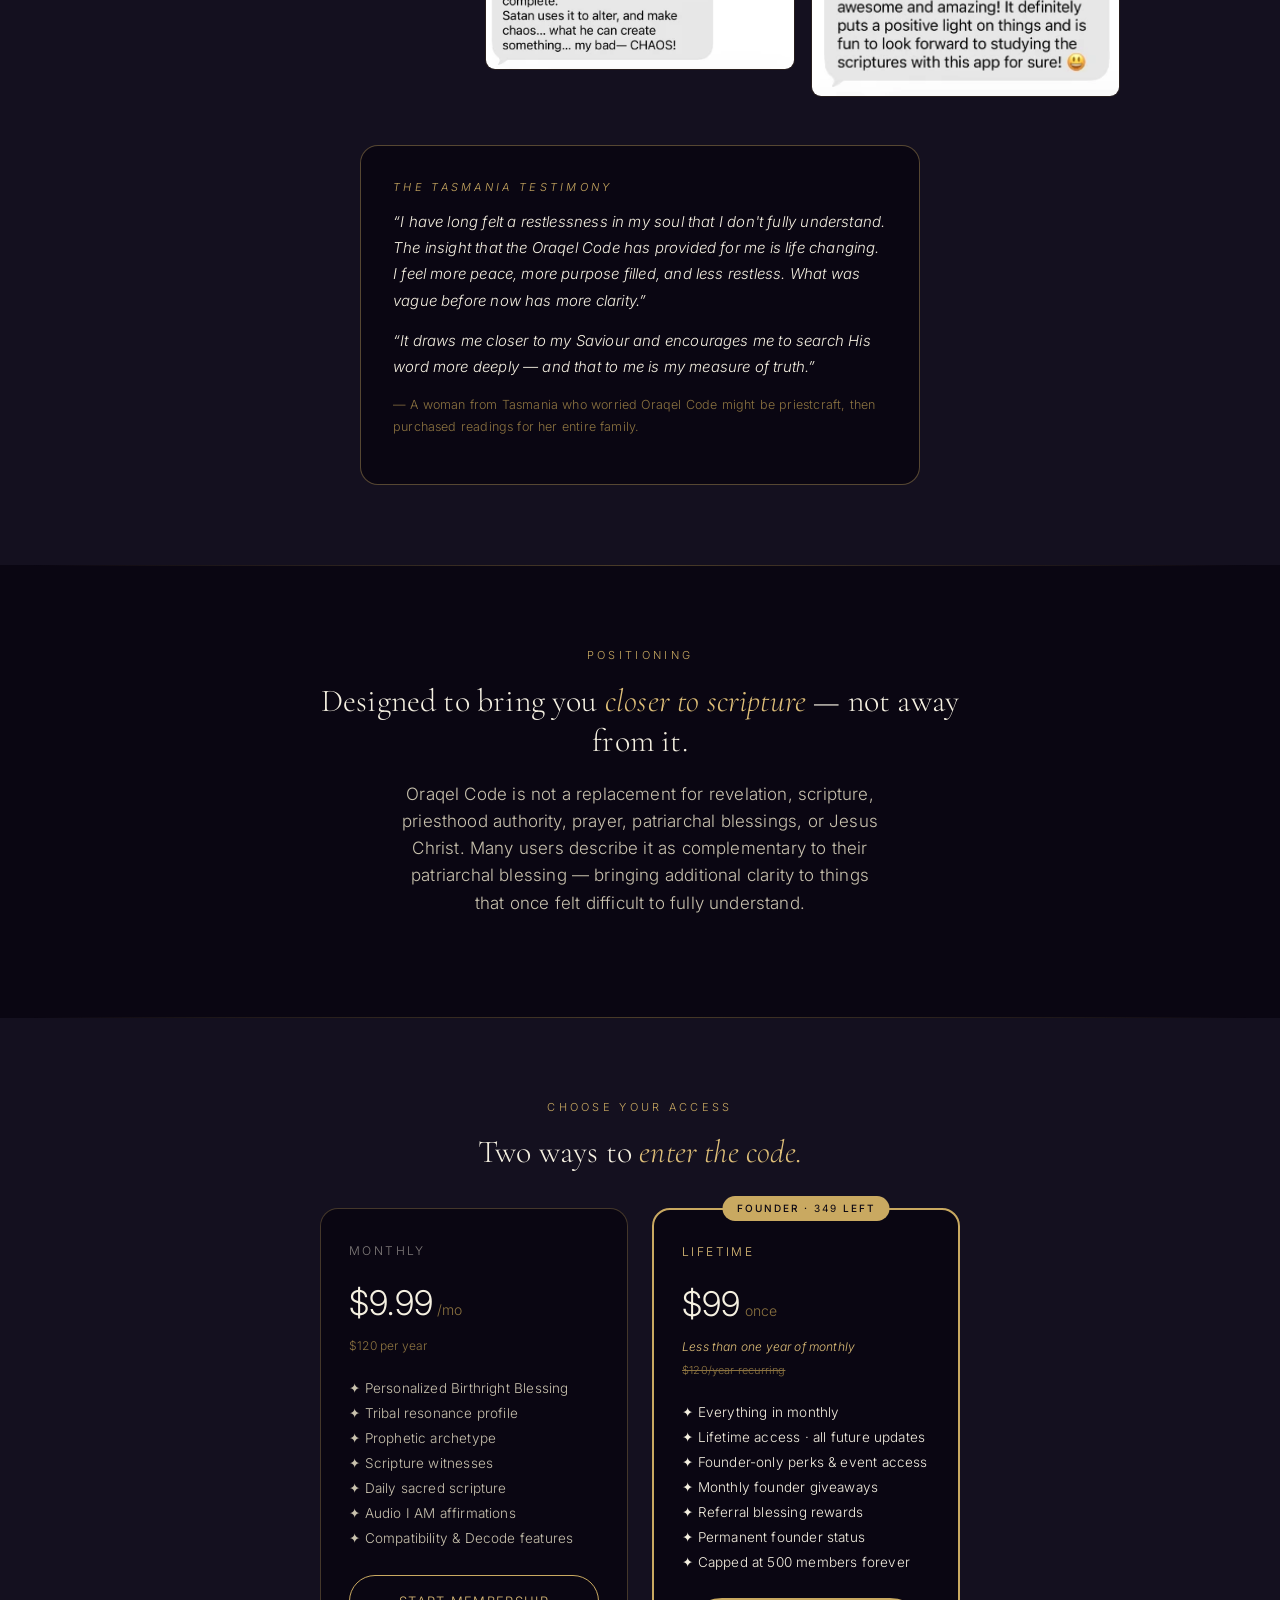
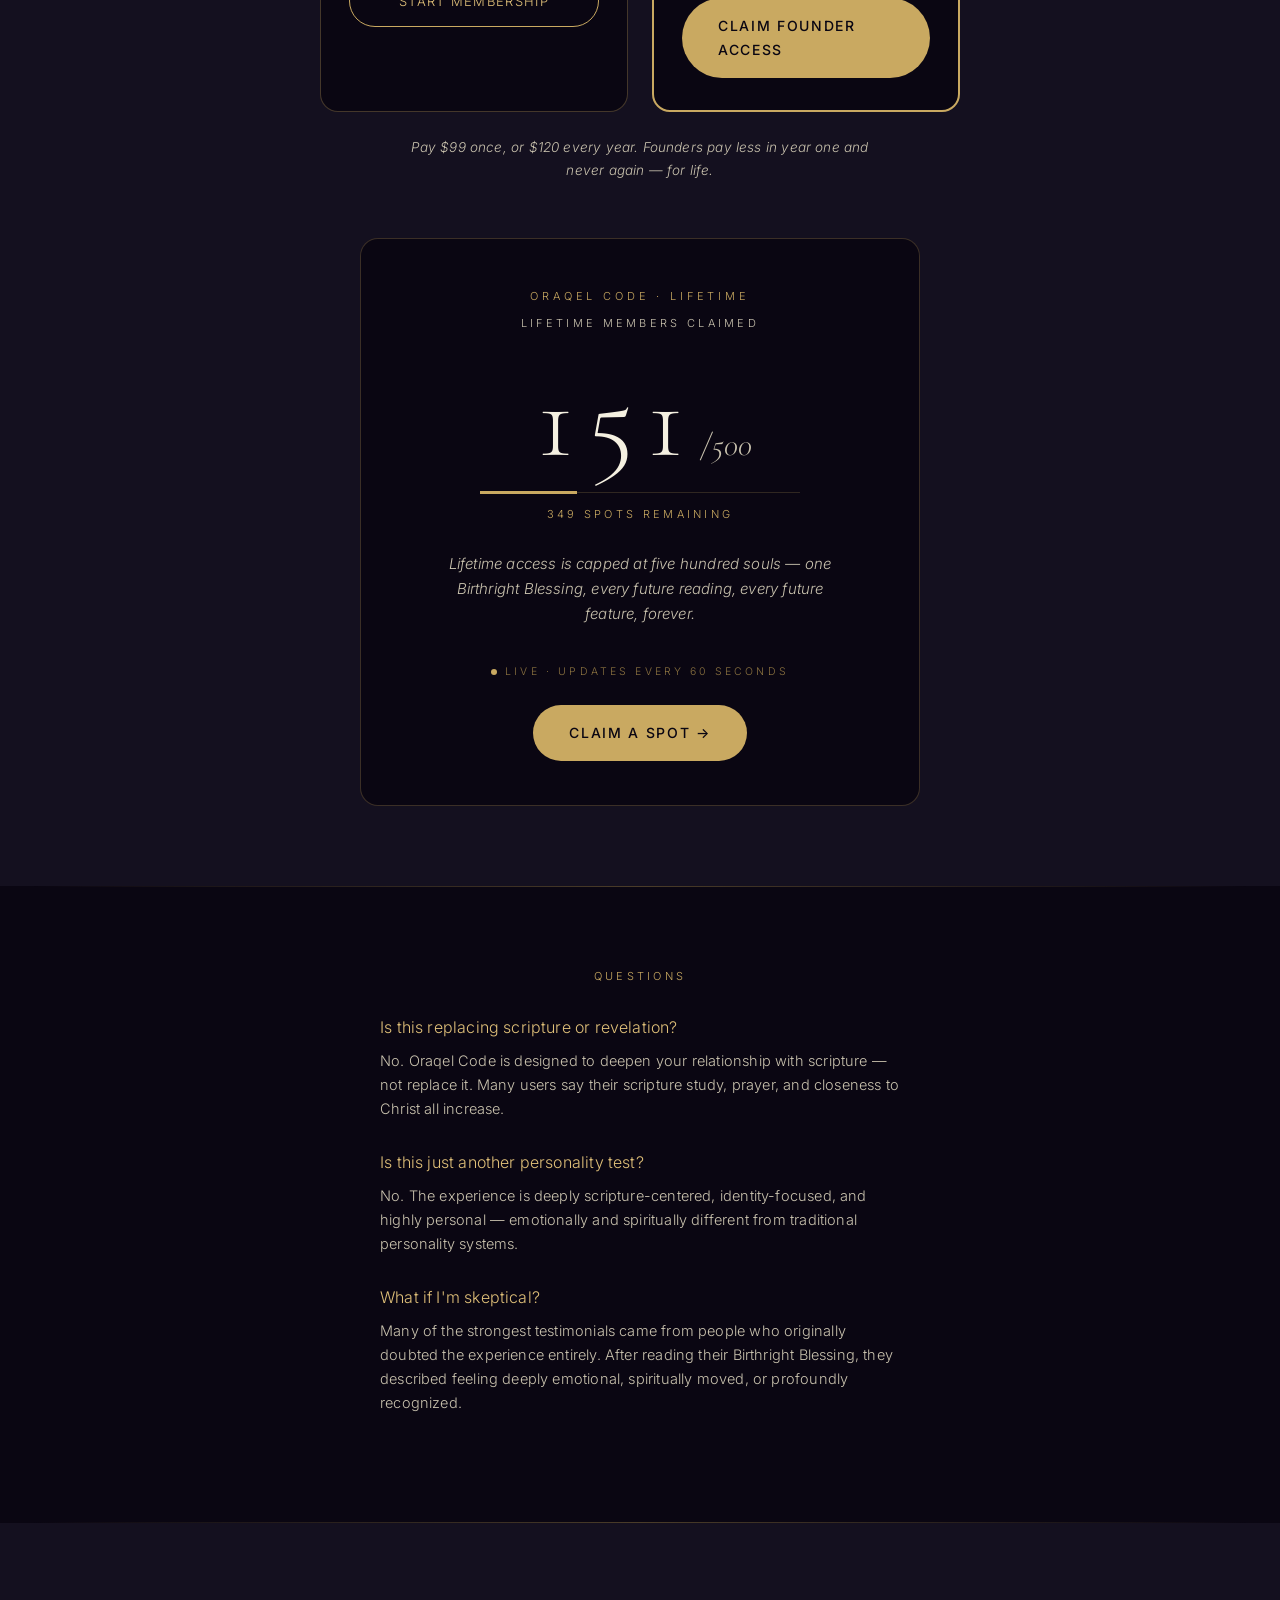
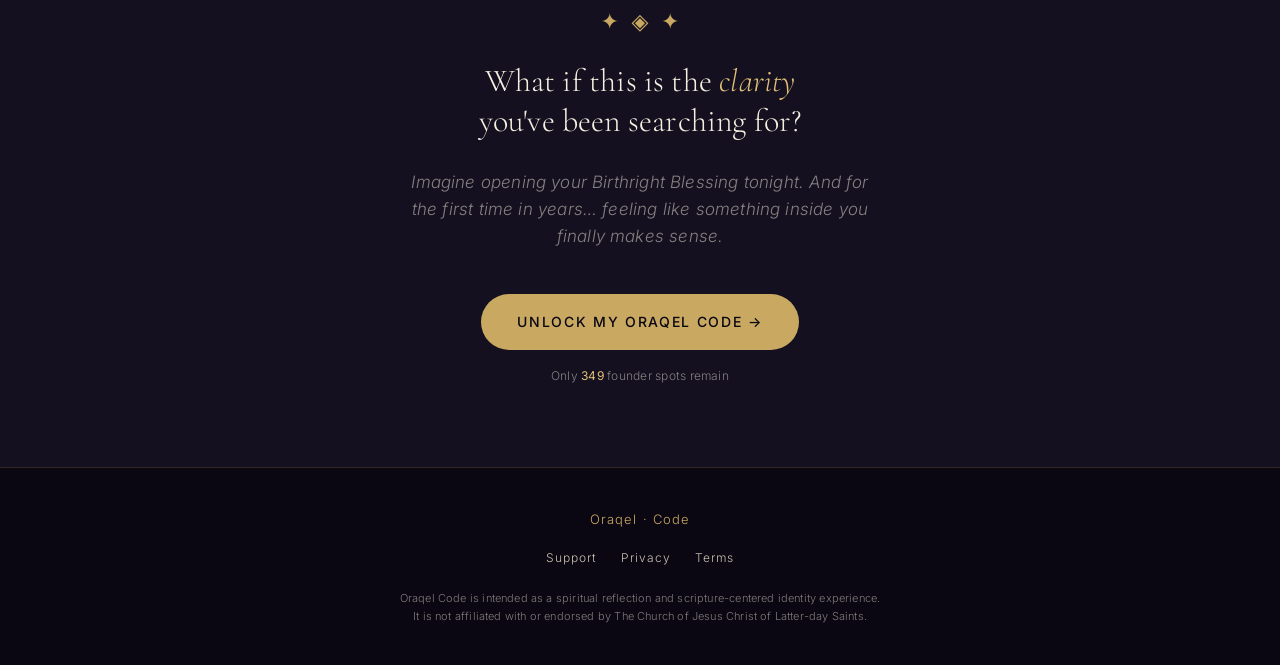
<file: blessing.html>
<!DOCTYPE html>
<html lang="en">
<head>
<meta charset="UTF-8">
<meta name="viewport" content="width=device-width, initial-scale=1.0">
<title>Discover the Code Inside You — Oraqel Code</title>
<meta name="description" content="A Birthright Blessing pronounced over you by name. Generated from scripture-based patterns connected to your name and birth date. Limited to 500 lifetime founders.">
<link rel="stylesheet" href="/styles.css">
<link rel="icon" type="image/svg+xml" href="data:image/svg+xml,%3Csvg xmlns='http://www.w3.org/2000/svg' viewBox='0 0 64 64'%3E%3Ccircle cx='32' cy='32' r='28' fill='none' stroke='%23C9A961' stroke-width='2'/%3E%3Ccircle cx='32' cy='32' r='6' fill='%23E0C079'/%3E%3C/svg%3E">

<!-- ============================================================
     LP-specific styles. Inherits brand tokens from /styles.css:
       --obsidian, --gold, --gold-bright, --gold-deep, --ivory,
       --ivory-dim, --serif, --sans
     This page intentionally has NO top nav (Meta-ad direct-response
     LP) — brand wordmark + utility links live in the footer.
     ============================================================ -->
<style>
  body { padding-bottom: 80px; }
  @media (min-width: 640px) { body { padding-bottom: 0; } }

  .lp-section { padding: 64px 20px; position: relative; z-index: 1; }
  @media (min-width: 640px) { .lp-section { padding: 80px 24px; } }
  .lp-section--raised { background: var(--obsidian-soft); }
  .lp-inner { max-width: 640px; margin: 0 auto; text-align: center; }
  .lp-inner--wide { max-width: 960px; }

  .lp-eyebrow {
    font-size: 11px;
    letter-spacing: 0.3em;
    text-transform: uppercase;
    color: var(--gold);
    margin-bottom: 16px;
  }
  .lp-h1 {
    font-family: var(--serif);
    font-weight: 300;
    font-size: 36px;
    line-height: 1.15;
    color: var(--ivory);
    margin: 12px 0;
  }
  @media (min-width: 640px) { .lp-h1 { font-size: 48px; } }
  .lp-h2 {
    font-family: var(--serif);
    font-weight: 300;
    font-size: 28px;
    color: var(--ivory);
    line-height: 1.25;
    margin-bottom: 28px;
  }
  @media (min-width: 640px) { .lp-h2 { font-size: 32px; } }
  .lp-h2--tight { margin-bottom: 20px; }
  .lp-italic { font-style: italic; color: var(--gold-bright); }
  .lp-sub {
    font-size: 17px;
    color: var(--ivory-dim);
    margin: 20px auto;
    max-width: 480px;
    line-height: 1.6;
  }
  .lp-pullquote {
    margin: 28px auto;
    max-width: 460px;
    padding: 16px 24px;
    border: 1px solid rgba(201, 169, 97, 0.4);
    border-radius: 14px;
    background: var(--obsidian-soft);
    font-size: 15px;
    font-style: italic;
    line-height: 1.6;
    color: var(--ivory);
    text-align: left;
  }

  .lp-btn-primary {
    display: inline-flex;
    align-items: center;
    gap: 6px;
    padding: 16px 36px;
    border-radius: 999px;
    background: var(--gold);
    color: var(--obsidian);
    font-weight: 500;
    font-size: 14px;
    text-transform: uppercase;
    letter-spacing: 0.12em;
    text-decoration: none;
    transition: background 0.18s ease;
    margin-top: 24px;
  }
  .lp-btn-primary:hover { background: var(--gold-bright); }
  .lp-btn-secondary {
    display: block;
    padding: 14px 16px;
    border-radius: 999px;
    border: 1px solid var(--gold);
    background: transparent;
    color: var(--gold-bright);
    font-size: 13px;
    text-transform: uppercase;
    letter-spacing: 0.1em;
    text-align: center;
    text-decoration: none;
    transition: background 0.18s ease;
  }
  .lp-btn-secondary:hover { background: rgba(201, 169, 97, 0.1); }
  .lp-cta-meta {
    font-size: 12px;
    color: var(--ivory-faint);
    letter-spacing: 0.02em;
    margin-top: 16px;
  }
  .lp-cta-meta strong { color: var(--gold-bright); font-weight: 400; }

  .lp-divider {
    height: 1px;
    margin: 0 32px;
    background: linear-gradient(90deg, transparent, var(--gold-deep), transparent);
    opacity: 0.5;
  }

  /* AGITATION */
  .lp-agitation p { color: var(--ivory-dim); font-size: 16px; margin-bottom: 14px; }
  .lp-agitation .lead { font-size: 19px; color: var(--ivory); font-style: italic; margin-bottom: 18px; }
  .lp-agitation .questions { font-size: 15px; font-style: italic; color: var(--ivory-faint); margin-top: 18px; }

  /* BLESSING SAMPLE */
  .lp-blessing-card {
    max-width: 520px;
    margin: 0 auto;
    padding: 28px;
    border: 1px solid rgba(201, 169, 97, 0.3);
    border-radius: 16px;
    background: var(--obsidian);
    text-align: left;
  }
  .lp-blessing-card p {
    font-size: 15px;
    line-height: 1.7;
    font-style: italic;
    color: var(--ivory);
    margin-bottom: 16px;
  }
  .lp-blessing-listen {
    border-top: 1px solid rgba(201, 169, 97, 0.25);
    padding-top: 14px;
    margin-top: 8px;
  }
  .lp-listen-btn {
    display: inline-flex;
    align-items: center;
    gap: 8px;
    background: rgba(201, 169, 97, 0.12);
    border: 1px solid rgba(201, 169, 97, 0.4);
    color: var(--gold-bright);
    padding: 8px 16px;
    border-radius: 999px;
    font-size: 12px;
    text-transform: uppercase;
    letter-spacing: 0.12em;
    cursor: pointer;
  }
  .lp-sample-note { font-size: 13px; color: var(--ivory-faint); margin-top: 20px; }

  /* FEATURES */
  .lp-features {
    display: grid;
    grid-template-columns: 1fr;
    gap: 16px;
    text-align: left;
  }
  @media (min-width: 640px) { .lp-features { grid-template-columns: 1fr 1fr; } }
  .lp-feature {
    padding: 24px;
    border: 1px solid rgba(201, 169, 97, 0.25);
    border-radius: 16px;
    background: var(--obsidian);
  }
  .lp-feature-glyph { font-size: 20px; color: var(--gold); margin-bottom: 8px; }
  .lp-feature-title { font-size: 16px; color: var(--ivory); margin-bottom: 4px; }
  .lp-feature-body { font-size: 13.5px; color: var(--ivory-dim); line-height: 1.55; }

  /* TESTIMONIALS — TEXT CARDS */
  .lp-quotes {
    display: grid;
    grid-template-columns: 1fr;
    gap: 16px;
    text-align: left;
    margin-bottom: 40px;
  }
  @media (min-width: 640px) { .lp-quotes { grid-template-columns: 1fr 1fr; } }
  .lp-quote {
    padding: 16px 24px;
    border-left: 2px solid var(--gold);
    border-top-right-radius: 12px;
    border-bottom-right-radius: 12px;
    background: var(--obsidian);
  }
  .lp-quote p { font-size: 14.5px; font-style: italic; line-height: 1.6; color: var(--ivory); }

  /* TESTIMONIALS — MASONRY WALL */
  .lp-wall-heading { text-align: center; margin: 48px 0 24px; }
  .lp-wall-heading p:first-child { color: var(--gold); font-size: 11px; letter-spacing: 0.3em; text-transform: uppercase; margin-bottom: 8px; }
  .lp-wall-heading p:last-child { color: var(--ivory-dim); font-size: 13.5px; font-style: italic; }
  .lp-masonry { column-count: 1; column-gap: 16px; }
  @media (min-width: 640px) { .lp-masonry { column-count: 2; } }
  @media (min-width: 900px) { .lp-masonry { column-count: 3; } }
  .lp-tile {
    break-inside: avoid;
    margin-bottom: 16px;
    border: 0.5px solid rgba(201, 169, 97, 0.15);
    border-radius: 10px;
    overflow: hidden;
    background: var(--obsidian);
    display: block;
  }
  .lp-tile img { display: block; width: 100%; height: auto; }

  /* TASMANIA */
  .lp-tasmania {
    max-width: 560px;
    margin: 48px auto 0;
    padding: 32px;
    border: 1px solid rgba(201, 169, 97, 0.4);
    border-radius: 18px;
    background: var(--obsidian);
    text-align: left;
  }
  .lp-tasmania p { font-size: 15px; line-height: 1.75; font-style: italic; color: var(--ivory); margin-bottom: 14px; }
  .lp-tasmania .attribution { font-size: 12.5px; color: var(--gold-deep); font-style: normal; margin-top: 4px; }

  /* OFFER */
  .lp-offer-grid {
    display: grid;
    grid-template-columns: 1fr;
    gap: 24px;
    max-width: 640px;
    margin: 36px auto 0;
  }
  @media (min-width: 640px) { .lp-offer-grid { grid-template-columns: 1fr 1fr; } }
  .lp-card {
    padding: 32px 28px;
    border: 1px solid rgba(201, 169, 97, 0.3);
    border-radius: 18px;
    background: var(--obsidian);
    text-align: left;
    position: relative;
  }
  .lp-card--featured { border: 2px solid var(--gold); }
  .lp-card-tier { font-size: 12px; text-transform: uppercase; letter-spacing: 0.2em; color: var(--ivory-faint); margin-bottom: 12px; }
  .lp-card--featured .lp-card-tier { color: var(--gold-bright); }
  .lp-card-price { font-size: 34px; font-weight: 300; color: var(--ivory); margin-bottom: 4px; }
  .lp-card-price small { font-size: 14px; color: var(--gold-deep); font-weight: 300; }
  .lp-card-subprice { font-size: 12px; color: var(--gold-deep); margin-bottom: 20px; }
  .lp-card-emphasis { font-size: 12px; font-style: italic; color: var(--gold-bright); margin-bottom: 4px; }
  .lp-card-strike { font-size: 11px; color: var(--gold-deep); text-decoration: line-through; margin-bottom: 20px; }
  .lp-card-list { list-style: none; padding: 0; margin: 0 0 24px; }
  .lp-card-list li { font-size: 13.5px; line-height: 1.85; color: var(--ivory-dim); }
  .lp-card--featured .lp-card-list li { color: var(--ivory); }
  .lp-card-badge {
    position: absolute;
    top: -14px;
    left: 50%;
    transform: translateX(-50%);
    background: var(--gold);
    color: var(--obsidian);
    font-size: 10px;
    font-weight: 500;
    text-transform: uppercase;
    letter-spacing: 0.2em;
    padding: 4px 14px;
    border-radius: 999px;
    white-space: nowrap;
  }
  .lp-card-badge span { font-weight: 400; }
  .lp-offer-note { max-width: 460px; margin: 24px auto 0; font-size: 13.5px; font-style: italic; color: var(--ivory-dim); text-align: center; }

  /* LIVE COUNTER */
  .lp-counter {
    max-width: 560px;
    margin: 56px auto 0;
    padding: 48px 32px 44px;
    border: 1px solid rgba(201, 169, 97, 0.25);
    border-radius: 18px;
    background: var(--obsidian);
    text-align: center;
  }
  .lp-counter .label { font-size: 11px; letter-spacing: 0.35em; text-transform: uppercase; color: var(--gold); margin-bottom: 8px; }
  .lp-counter .label-sub { font-size: 11px; letter-spacing: 0.3em; text-transform: uppercase; color: var(--ivory-dim); margin-bottom: 32px; }
  .lp-counter-number {
    display: flex;
    align-items: baseline;
    justify-content: center;
    gap: 8px;
    margin-bottom: 16px;
  }
  .lp-counter-number .big { font-family: var(--serif); font-weight: 300; font-size: 96px; line-height: 1; color: var(--ivory); font-variant-numeric: tabular-nums; }
  @media (min-width: 640px) { .lp-counter-number .big { font-size: 112px; } }
  .lp-counter-number .total { font-family: var(--serif); font-weight: 300; font-style: italic; font-size: 32px; line-height: 1; color: var(--ivory-dim); }
  .lp-counter-bar { position: relative; max-width: 320px; height: 1px; background: rgba(201, 169, 97, 0.2); margin: 0 auto 12px; }
  .lp-counter-bar-fill { position: absolute; top: -1px; left: 0; height: 3px; background: var(--gold); width: 30.2%; transition: width 0.7s ease-out; }
  .lp-counter-remaining { font-size: 11px; letter-spacing: 0.3em; text-transform: uppercase; color: var(--gold); margin-bottom: 28px; }
  .lp-counter-prose { max-width: 400px; margin: 0 auto 28px; font-size: 15px; font-style: italic; line-height: 1.65; color: var(--ivory-dim); }
  .lp-counter-pulse { display: inline-flex; align-items: center; gap: 8px; font-size: 10.5px; letter-spacing: 0.3em; text-transform: uppercase; color: var(--gold-deep); margin-bottom: 24px; }
  .lp-counter-pulse .dot { width: 6px; height: 6px; border-radius: 50%; background: var(--gold); animation: pulse 1.8s ease-in-out infinite; }
  @keyframes pulse { 0%, 100% { opacity: 0.4; } 50% { opacity: 1; } }

  /* FAQ */
  .lp-faq { max-width: 520px; margin: 0 auto; text-align: left; }
  .lp-faq-q { font-size: 16px; color: var(--gold-bright); margin-bottom: 8px; }
  .lp-faq-a { font-size: 14.5px; color: var(--ivory-dim); line-height: 1.65; margin-bottom: 28px; }

  /* FOOTER */
  .lp-footer {
    border-top: 1px solid rgba(201, 169, 97, 0.2);
    padding: 40px 24px;
    text-align: center;
    background: var(--obsidian);
  }
  .lp-footer-mark { color: var(--gold); font-size: 13px; letter-spacing: 0.08em; margin-bottom: 18px; }
  .lp-footer-links { display: flex; justify-content: center; gap: 24px; margin-bottom: 22px; font-size: 12px; letter-spacing: 0.08em; }
  .lp-footer-links a { color: var(--ivory-dim); text-decoration: none; transition: color 0.18s ease; }
  .lp-footer-links a:hover { color: var(--gold-bright); }
  .lp-footer-disclaimer { font-size: 11px; line-height: 1.6; color: var(--ivory-faint); max-width: 560px; margin: 0 auto; }

  /* STICKY MOBILE CTA */
  .lp-sticky-cta {
    position: fixed;
    inset: auto 0 0 0;
    z-index: 50;
    padding: 12px 16px calc(12px + env(safe-area-inset-bottom));
    background: var(--obsidian);
    border-top: 1px solid rgba(201, 169, 97, 0.3);
  }
  @media (min-width: 640px) { .lp-sticky-cta { display: none; } }
  .lp-sticky-cta a {
    display: block;
    text-align: center;
    background: var(--gold);
    color: var(--obsidian);
    padding: 14px;
    border-radius: 999px;
    font-size: 13px;
    font-weight: 500;
    text-transform: uppercase;
    letter-spacing: 0.12em;
    text-decoration: none;
  }
</style>
</head>

<body>

<!-- ============== HERO ============== -->
<section class="lp-section">
  <div class="lp-inner">
    <p class="lp-eyebrow">✦&nbsp;&nbsp;A Sacred Frequency System&nbsp;&nbsp;✦</p>
    <h1 class="lp-h1">
      What if scripture could reveal<br>
      <em class="lp-italic">who God says you really are?</em>
    </h1>
    <p class="lp-sub">
      Oraqel Code generates a deeply personal Birthright Blessing using scripture-based patterns connected to your name and birth date — helping faithful believers discover greater clarity, purpose, and identity.
    </p>
    <blockquote class="lp-pullquote">
      &ldquo;It literally brought tears to my eyes. There are things in there that go way beyond. How did you get it so fine tuned?&rdquo;
    </blockquote>
    <a href="https://oraqelapp.com/signup?next=%2Fpaywall%3Fplan%3Dlifetime" class="lp-btn-primary">
      Unlock my Birthright Blessing →
    </a>
    <p class="lp-cta-meta">
      Lifetime Founder Access permanently capped at 500 members ·
      <strong>349</strong> spots remain
    </p>
  </div>
</section>

<div class="lp-divider"></div>

<!-- ============== AGITATION ============== -->
<section class="lp-section">
  <div class="lp-inner lp-agitation">
    <p style="color: var(--gold); font-size: 22px; margin-bottom: 16px;">◈</p>
    <p class="lead">There are moments in life when the ache inside you becomes impossible to ignore.</p>
    <p>Not because you've lost your faith. Not because you've stopped praying. Not because you've walked away from God.</p>
    <p>But because deep down… you still feel like you don't fully know who you are.</p>
    <p class="questions">Why do I feel spiritually restless? Why does part of me still feel unclear? Why do I feel like there's something important about me I haven't fully uncovered yet?</p>
  </div>
</section>

<div class="lp-divider"></div>

<!-- ============== BLESSING SAMPLE ============== -->
<section class="lp-section lp-section--raised">
  <div class="lp-inner">
    <p class="lp-eyebrow">The Birthright Blessing</p>
    <h2 class="lp-h2">A blessing pronounced over you <em class="lp-italic">by name.</em></h2>
    <div class="lp-blessing-card">
      <p>Beloved son of Ephraim, I lay my hands upon your head and bless you with the eyes to see what has been hidden, the ears to hear what has not yet been spoken, and the heart to know that you were called before the foundation of this world was laid…</p>
      <div class="lp-blessing-listen">
        <span class="lp-listen-btn">▶ Listen</span>
      </div>
    </div>
    <p class="lp-sample-note">Six to eight paragraphs of declared, sealed prose. Narrated in a warm storytelling voice.</p>
  </div>
</section>

<div class="lp-divider"></div>

<!-- ============== FEATURES ============== -->
<section class="lp-section">
  <div class="lp-inner lp-inner--wide">
    <p class="lp-eyebrow">What you receive</p>
    <h2 class="lp-h2">Inside <em class="lp-italic">Oraqel Code</em></h2>
    <div class="lp-features">
      <div class="lp-feature">
        <div class="lp-feature-glyph">✦</div>
        <div class="lp-feature-title">Tribal Resonance</div>
        <div class="lp-feature-body">Your strongest resonance within the tribes of Israel, scored against thirteen lineages.</div>
      </div>
      <div class="lp-feature">
        <div class="lp-feature-glyph">◈</div>
        <div class="lp-feature-title">Prophetic Archetype</div>
        <div class="lp-feature-body">The biblical figure your life most closely mirrors — David, Esther, Joseph, Moses, Daniel, Ruth.</div>
      </div>
      <div class="lp-feature">
        <div class="lp-feature-glyph">☼</div>
        <div class="lp-feature-title">Scripture Witnesses</div>
        <div class="lp-feature-body">Nine scripture pulls keyed to your code. Verses you've read for years suddenly speak directly to you.</div>
      </div>
      <div class="lp-feature">
        <div class="lp-feature-glyph">♡</div>
        <div class="lp-feature-title">Daily Sacred Scripture</div>
        <div class="lp-feature-body">Personalized guidance and audio I AM affirmations. Listen during prayer, walks, or scripture study.</div>
      </div>
      <div class="lp-feature">
        <div class="lp-feature-glyph">✧</div>
        <div class="lp-feature-title">Decode Another Soul</div>
        <div class="lp-feature-body">Generate readings for spouses, children, parents, friends — even deceased loved ones.</div>
      </div>
      <div class="lp-feature">
        <div class="lp-feature-glyph">◇</div>
        <div class="lp-feature-title">Compatibility Readings</div>
        <div class="lp-feature-body">How two spiritual profiles interact — for marriage, family, friendship, business partnerships.</div>
      </div>
    </div>
  </div>
</section>

<div class="lp-divider"></div>

<!-- ============== TESTIMONIALS ============== -->
<section class="lp-section lp-section--raised">
  <div class="lp-inner lp-inner--wide">
    <p class="lp-eyebrow">Testimonials</p>
    <h2 class="lp-h2">&ldquo;How does this <em class="lp-italic">know me so well?</em>&rdquo;</h2>

    <div class="lp-quotes">
      <div class="lp-quote"><p>&ldquo;I am amazed at the whole thing. My blessing hit home so many times. I know only God can know me so well.&rdquo;</p></div>
      <div class="lp-quote"><p>&ldquo;It has renewed my spirit and determination to serve the Lord.&rdquo;</p></div>
      <div class="lp-quote"><p>&ldquo;God is reminding me of who I am, and why I am here in this time.&rdquo;</p></div>
      <div class="lp-quote"><p>&ldquo;Ugly cried. And was definitely worth it.&rdquo;</p></div>
    </div>

    <div class="lp-wall-heading">
      <p>From the people</p>
      <p>Real screenshots — last names blurred for privacy.</p>
    </div>
    <div class="lp-masonry" id="masonry"></div>

    <div class="lp-tasmania">
      <p style="color: var(--gold); font-size: 11px; letter-spacing: 0.3em; text-transform: uppercase; margin-bottom: 12px;">The Tasmania Testimony</p>
      <p>&ldquo;I have long felt a restlessness in my soul that I don't fully understand. The insight that the Oraqel Code has provided for me is life changing. I feel more peace, more purpose filled, and less restless. What was vague before now has more clarity.&rdquo;</p>
      <p>&ldquo;It draws me closer to my Saviour and encourages me to search His word more deeply — and that to me is my measure of truth.&rdquo;</p>
      <p class="attribution">— A woman from Tasmania who worried Oraqel Code might be priestcraft, then purchased readings for her entire family.</p>
    </div>
  </div>
</section>

<div class="lp-divider"></div>

<!-- ============== POSITIONING ============== -->
<section class="lp-section">
  <div class="lp-inner">
    <p class="lp-eyebrow">Positioning</p>
    <h2 class="lp-h2 lp-h2--tight">Designed to bring you <em class="lp-italic">closer to scripture</em> — not away from it.</h2>
    <p class="lp-sub">Oraqel Code is not a replacement for revelation, scripture, priesthood authority, prayer, patriarchal blessings, or Jesus Christ. Many users describe it as complementary to their patriarchal blessing — bringing additional clarity to things that once felt difficult to fully understand.</p>
  </div>
</section>

<div class="lp-divider"></div>

<!-- ============== OFFER ============== -->
<section class="lp-section lp-section--raised" id="offer">
  <div class="lp-inner lp-inner--wide">
    <p class="lp-eyebrow">Choose your access</p>
    <h2 class="lp-h2">Two ways to <em class="lp-italic">enter the code.</em></h2>

    <div class="lp-offer-grid">
      <!-- Monthly -->
      <div class="lp-card">
        <div class="lp-card-tier">Monthly</div>
        <div class="lp-card-price">$9.99<small> /mo</small></div>
        <div class="lp-card-subprice">$120 per year</div>
        <ul class="lp-card-list">
          <li>✦ Personalized Birthright Blessing</li>
          <li>✦ Tribal resonance profile</li>
          <li>✦ Prophetic archetype</li>
          <li>✦ Scripture witnesses</li>
          <li>✦ Daily sacred scripture</li>
          <li>✦ Audio I AM affirmations</li>
          <li>✦ Compatibility &amp; Decode features</li>
        </ul>
        <a href="https://oraqelapp.com/signup?next=%2Fpaywall%3Fplan%3Dmonthly" class="lp-btn-secondary">Start membership</a>
      </div>

      <!-- Lifetime Founder -->
      <div class="lp-card lp-card--featured">
        <div class="lp-card-badge">Founder · <span>349</span> left</div>
        <div class="lp-card-tier">Lifetime</div>
        <div class="lp-card-price">$99<small> once</small></div>
        <div class="lp-card-emphasis">Less than one year of monthly</div>
        <div class="lp-card-strike">$120/year recurring</div>
        <ul class="lp-card-list">
          <li>✦ Everything in monthly</li>
          <li>✦ Lifetime access · all future updates</li>
          <li>✦ Founder-only perks &amp; event access</li>
          <li>✦ Monthly founder giveaways</li>
          <li>✦ Referral blessing rewards</li>
          <li>✦ Permanent founder status</li>
          <li>✦ Capped at 500 members forever</li>
        </ul>
        <a href="https://oraqelapp.com/signup?next=%2Fpaywall%3Fplan%3Dlifetime" class="lp-btn-primary" style="margin: 0; width: 100%; justify-content: center;">Claim founder access</a>
      </div>
    </div>

    <p class="lp-offer-note">Pay $99 once, or $120 every year. Founders pay less in year one and never again — for life.</p>

    <!-- Counter -->
    <div class="lp-counter">
      <p class="label">Oraqel Code · Lifetime</p>
      <p class="label-sub">Lifetime members claimed</p>
      <div class="lp-counter-number">
        <span class="big">151</span>
        <span class="total">/500</span>
      </div>
      <div class="lp-counter-bar"><div class="lp-counter-bar-fill"></div></div>
      <p class="lp-counter-remaining">349 spots remaining</p>
      <p class="lp-counter-prose">Lifetime access is capped at five hundred souls — one Birthright Blessing, every future reading, every future feature, forever.</p>
      <p class="lp-counter-pulse"><span class="dot"></span>Live · updates every 60 seconds</p>
      <a href="https://oraqelapp.com/signup?next=%2Fpaywall%3Fplan%3Dlifetime" class="lp-btn-primary" style="margin-top: 0;">Claim a spot →</a>
    </div>
  </div>
</section>

<div class="lp-divider"></div>

<!-- ============== FAQ ============== -->
<section class="lp-section">
  <div class="lp-inner">
    <p class="lp-eyebrow" style="text-align: center;">Questions</p>
    <div class="lp-faq" style="margin-top: 28px;">
      <p class="lp-faq-q">Is this replacing scripture or revelation?</p>
      <p class="lp-faq-a">No. Oraqel Code is designed to deepen your relationship with scripture — not replace it. Many users say their scripture study, prayer, and closeness to Christ all increase.</p>

      <p class="lp-faq-q">Is this just another personality test?</p>
      <p class="lp-faq-a">No. The experience is deeply scripture-centered, identity-focused, and highly personal — emotionally and spiritually different from traditional personality systems.</p>

      <p class="lp-faq-q">What if I'm skeptical?</p>
      <p class="lp-faq-a">Many of the strongest testimonials came from people who originally doubted the experience entirely. After reading their Birthright Blessing, they described feeling deeply emotional, spiritually moved, or profoundly recognized.</p>
    </div>
  </div>
</section>

<div class="lp-divider"></div>

<!-- ============== FINAL CTA ============== -->
<section class="lp-section lp-section--raised">
  <div class="lp-inner">
    <p style="color: var(--gold); font-size: 22px; margin-bottom: 20px;">✦&nbsp;&nbsp;◈&nbsp;&nbsp;✦</p>
    <h2 class="lp-h2">What if this is the <em class="lp-italic">clarity</em><br>you've been searching for?</h2>
    <p class="lp-sub" style="font-style: italic; color: var(--ivory-faint);">Imagine opening your Birthright Blessing tonight. And for the first time in years… feeling like something inside you finally makes sense.</p>
    <a href="https://oraqelapp.com/signup?next=%2Fpaywall%3Fplan%3Dlifetime" class="lp-btn-primary">Unlock my Oraqel Code →</a>
    <p class="lp-cta-meta">Only <strong>349</strong> founder spots remain</p>
  </div>
</section>

<!-- ============== FOOTER ============== -->
<footer class="lp-footer">
  <div class="lp-footer-mark">Oraqel · Code</div>
  <nav class="lp-footer-links">
    <a href="/support">Support</a>
    <a href="/privacy">Privacy</a>
    <a href="/terms">Terms</a>
  </nav>
  <p class="lp-footer-disclaimer">
    Oraqel Code is intended as a spiritual reflection and scripture-centered identity experience.<br>
    It is not affiliated with or endorsed by The Church of Jesus Christ of Latter-day Saints.
  </p>
</footer>

<!-- ============== STICKY MOBILE CTA ============== -->
<div class="lp-sticky-cta">
  <a href="https://oraqelapp.com/signup?next=%2Fpaywall%3Fplan%3Dlifetime">
    Claim Lifetime Founder · $99
  </a>
</div>

<script>
  // Build the 31-tile masonry wall. PNG with WebP fallback for ~70%
  // bandwidth savings on supporting browsers. First 6 eager-load
  // because they're above the fold on most desktop viewports.
  const m = document.getElementById('masonry');
  for (let i = 1; i <= 31; i++) {
    const n = String(i).padStart(2, '0');
    const tile = document.createElement('div');
    tile.className = 'lp-tile';
    tile.innerHTML = `
      <picture>
        <source srcset="/testimonies/testimony_${n}.webp" type="image/webp">
        <img loading="${i <= 6 ? 'eager' : 'lazy'}"
             src="/testimonies/testimony_${n}.png"
             alt="Testimony ${i}">
      </picture>`;
    m.appendChild(tile);
  }
</script>

</body>
</html>
</file>
<file: styles.css>
/* =========================================================
   ORAQEL CODE — oraqelcode.com
   Obsidian. Gold. Ivory. Sacred.
   ========================================================= */

@import url('https://fonts.googleapis.com/css2?family=Cormorant+Garamond:ital,wght@0,300;0,400;0,500;0,600;1,300;1,400&family=Inter:wght@300;400;500;600&display=swap');

:root {
  --obsidian: #0A0612;
  --obsidian-soft: #14101F;
  --obsidian-glow: #1C1530;
  --gold: #C9A961;
  --gold-bright: #E0C079;
  --gold-deep: #8C7340;
  --ivory: #F5F0E1;
  --ivory-dim: #C9C2AE;
  --ivory-faint: rgba(245, 240, 225, 0.5);
  --serif: 'Cormorant Garamond', Georgia, 'Times New Roman', serif;
  --sans: 'Inter', -apple-system, BlinkMacSystemFont, system-ui, sans-serif;
  --max: 1080px;
  --max-narrow: 720px;
}

* { box-sizing: border-box; margin: 0; padding: 0; }
html { scroll-behavior: smooth; }

body {
  background: var(--obsidian);
  color: var(--ivory);
  font-family: var(--sans);
  font-size: 18px;
  line-height: 1.7;
  font-weight: 300;
  letter-spacing: 0.01em;
  -webkit-font-smoothing: antialiased;
  -moz-osx-font-smoothing: grayscale;
  min-height: 100vh;
  overflow-x: hidden;
  position: relative;
}

body::before {
  content: "";
  position: fixed;
  inset: 0;
  background:
    radial-gradient(ellipse at 20% 10%, rgba(201, 169, 97, 0.06) 0%, transparent 50%),
    radial-gradient(ellipse at 80% 80%, rgba(201, 169, 97, 0.04) 0%, transparent 50%),
    radial-gradient(ellipse at 50% 50%, rgba(28, 21, 48, 0.6) 0%, transparent 70%);
  pointer-events: none;
  z-index: 0;
}

body::after {
  content: "";
  position: fixed;
  inset: 0;
  background-image:
    radial-gradient(1px 1px at 20% 30%, rgba(245, 240, 225, 0.4), transparent),
    radial-gradient(1px 1px at 60% 70%, rgba(245, 240, 225, 0.3), transparent),
    radial-gradient(1px 1px at 80% 20%, rgba(245, 240, 225, 0.5), transparent),
    radial-gradient(1px 1px at 30% 80%, rgba(245, 240, 225, 0.3), transparent),
    radial-gradient(1px 1px at 90% 50%, rgba(245, 240, 225, 0.4), transparent),
    radial-gradient(1px 1px at 10% 60%, rgba(245, 240, 225, 0.3), transparent),
    radial-gradient(1px 1px at 45% 15%, rgba(245, 240, 225, 0.4), transparent),
    radial-gradient(1px 1px at 70% 45%, rgba(245, 240, 225, 0.3), transparent);
  pointer-events: none;
  z-index: 0;
  opacity: 0.7;
}

main, header, footer { position: relative; z-index: 1; }
a { color: var(--gold); }
a:hover { color: var(--gold-bright); }

/* Navigation */
.nav {
  display: flex;
  align-items: center;
  justify-content: space-between;
  padding: 32px 40px;
  max-width: var(--max);
  margin: 0 auto;
}
.nav-brand {
  font-family: var(--serif);
  font-size: 22px;
  font-weight: 500;
  letter-spacing: 0.32em;
  color: var(--ivory);
  text-decoration: none;
  text-transform: uppercase;
}
.nav-brand .dot { color: var(--gold); margin: 0 0.15em; font-size: 0.6em; vertical-align: middle; }
.nav-links { display: flex; gap: 36px; }
.nav-links a {
  font-size: 11px;
  letter-spacing: 0.22em;
  text-transform: uppercase;
  color: var(--ivory-dim);
  text-decoration: none;
  font-weight: 400;
  transition: color 0.3s ease;
}
.nav-links a:hover { color: var(--gold); }

/* Hero */
.hero {
  max-width: var(--max);
  margin: 0 auto;
  padding: 80px 40px 100px;
  text-align: center;
  position: relative;
}
.hero-mark {
  display: block;
  margin: 0 auto 48px;
  width: 72px;
  height: 72px;
  animation: gentleGlow 4s ease-in-out infinite;
}
@keyframes gentleGlow {
  0%, 100% { filter: drop-shadow(0 0 8px rgba(201, 169, 97, 0.3)); }
  50% { filter: drop-shadow(0 0 24px rgba(201, 169, 97, 0.6)); }
}
.hero-eyebrow {
  font-size: 11px;
  letter-spacing: 0.4em;
  text-transform: uppercase;
  color: var(--gold);
  margin-bottom: 32px;
  font-weight: 500;
}
.hero-title {
  font-family: var(--serif);
  font-size: clamp(48px, 7vw, 88px);
  font-weight: 400;
  line-height: 1.05;
  letter-spacing: -0.01em;
  color: var(--ivory);
  margin-bottom: 28px;
}
.hero-title em { font-style: italic; color: var(--gold-bright); font-weight: 300; }
.hero-tagline {
  font-family: var(--serif);
  font-size: clamp(20px, 2.4vw, 26px);
  font-weight: 300;
  font-style: italic;
  color: var(--ivory-dim);
  max-width: 620px;
  margin: 0 auto 56px;
  line-height: 1.5;
}
.hero-rule {
  width: 60px;
  height: 1px;
  background: var(--gold);
  margin: 0 auto 56px;
  opacity: 0.6;
}

/* CTA row — App Store + Web App side by side */
.cta-row {
  display: flex;
  align-items: stretch;
  justify-content: center;
  gap: 14px;
  flex-wrap: wrap;
}
.cta-row-stack { flex-direction: column; align-items: center; }
.cta-row-stack .web-app-btn,
.cta-row-stack .app-store-btn { min-width: 280px; }

/* App Store button */
.app-store-btn {
  display: inline-flex;
  align-items: center;
  gap: 14px;
  padding: 16px 32px;
  background: var(--ivory);
  color: var(--obsidian);
  text-decoration: none;
  border-radius: 10px;
  font-weight: 500;
  font-size: 15px;
  letter-spacing: 0.02em;
  transition: all 0.3s ease;
  box-shadow: 0 4px 30px rgba(201, 169, 97, 0.15);
}
.app-store-btn:hover {
  background: var(--gold-bright);
  color: var(--obsidian);
  transform: translateY(-2px);
  box-shadow: 0 8px 40px rgba(201, 169, 97, 0.4);
}
.app-store-btn svg { flex-shrink: 0; }
.app-store-btn-text { display: flex; flex-direction: column; align-items: flex-start; line-height: 1.1; }
.app-store-btn-small { font-size: 10px; letter-spacing: 0.15em; text-transform: uppercase; opacity: 0.7; }
.app-store-btn-large { font-size: 17px; font-weight: 600; letter-spacing: 0.01em; }

/* Web App button — mirrors the App Store shape but inverted (gold border,
   transparent fill) so the App Store reads as primary and the Web App
   reads as secondary. Hover inverts to gold fill / obsidian text, which
   matches what the App Store button does on hover (gold-bright fill). */
.web-app-btn {
  display: inline-flex;
  align-items: center;
  gap: 14px;
  padding: 14px 30px; /* -2px each side to compensate for the 2px border */
  background: transparent;
  color: var(--ivory);
  text-decoration: none;
  border: 2px solid var(--gold);
  border-radius: 10px;
  font-weight: 500;
  font-size: 15px;
  letter-spacing: 0.02em;
  transition: all 0.3s ease;
  box-shadow: 0 4px 30px rgba(201, 169, 97, 0.08);
}
.web-app-btn:hover {
  background: var(--gold-bright);
  color: var(--obsidian);
  border-color: var(--gold-bright);
  transform: translateY(-2px);
  box-shadow: 0 8px 40px rgba(201, 169, 97, 0.4);
}
.web-app-btn:hover svg circle,
.web-app-btn:hover svg ellipse,
.web-app-btn:hover svg path { stroke: var(--obsidian); }
.web-app-btn svg { flex-shrink: 0; transition: stroke 0.3s ease; }
.web-app-btn-text { display: flex; flex-direction: column; align-items: flex-start; line-height: 1.1; }
.web-app-btn-small { font-size: 10px; letter-spacing: 0.15em; text-transform: uppercase; opacity: 0.7; }
.web-app-btn-large { font-size: 17px; font-weight: 600; letter-spacing: 0.01em; }

/* Web App button — primary variant for /coming-soon, where it carries
   the page on its own (App Store is unavailable there). Filled gold,
   sized a touch larger. */
.web-app-btn-primary {
  background: var(--gold-bright);
  color: var(--obsidian);
  border-color: var(--gold-bright);
  padding: 16px 36px;
  box-shadow: 0 8px 40px rgba(201, 169, 97, 0.35);
}
.web-app-btn-primary:hover {
  background: var(--ivory);
  color: var(--obsidian);
  border-color: var(--ivory);
}
.web-app-btn-primary svg circle,
.web-app-btn-primary svg ellipse,
.web-app-btn-primary svg path { stroke: var(--obsidian); }

/* Phone mockups */
.mockups {
  max-width: var(--max);
  margin: 0 auto;
  padding: 0 40px 100px;
  display: flex;
  justify-content: center;
  gap: 48px;
  flex-wrap: wrap;
}
.phone {
  width: 280px;
  height: 580px;
  background: linear-gradient(145deg, #1c1530, #0a0612);
  border-radius: 40px;
  padding: 8px;
  position: relative;
  box-shadow:
    0 0 0 1px rgba(201, 169, 97, 0.2),
    0 30px 80px rgba(0, 0, 0, 0.6),
    inset 0 0 0 1px rgba(245, 240, 225, 0.05);
  flex-shrink: 0;
}
.phone-screen {
  width: 100%;
  height: 100%;
  background: radial-gradient(ellipse at 50% 30%, #1c1530 0%, #0a0612 70%);
  border-radius: 32px;
  position: relative;
  overflow: hidden;
  display: flex;
  flex-direction: column;
  align-items: center;
  justify-content: center;
  padding: 40px 28px;
}
.phone-screen::before {
  content: "";
  position: absolute;
  top: 14px;
  left: 50%;
  transform: translateX(-50%);
  width: 100px;
  height: 22px;
  background: var(--obsidian);
  border-radius: 14px;
}
.phone-eyebrow {
  font-size: 9px;
  letter-spacing: 0.32em;
  text-transform: uppercase;
  color: var(--gold);
  margin-bottom: 32px;
  margin-top: 30px;
  font-weight: 500;
}
.phone-numbers { display: flex; gap: 10px; margin-bottom: 32px; }
.phone-num {
  width: 44px;
  height: 56px;
  background: rgba(201, 169, 97, 0.06);
  border: 1px solid rgba(201, 169, 97, 0.35);
  border-radius: 6px;
  display: flex;
  align-items: center;
  justify-content: center;
  font-family: var(--serif);
  font-size: 30px;
  color: var(--gold-bright);
  font-weight: 400;
}
.phone-label {
  font-family: var(--serif);
  font-style: italic;
  font-size: 14px;
  color: var(--ivory-dim);
  text-align: center;
  line-height: 1.5;
  max-width: 200px;
}
.phone-divider {
  width: 32px;
  height: 1px;
  background: var(--gold);
  margin: 16px 0 20px;
  opacity: 0.5;
}
.phone-cupid-card {
  width: 100%;
  background: rgba(201, 169, 97, 0.06);
  border: 1px solid rgba(201, 169, 97, 0.25);
  border-radius: 10px;
  padding: 18px;
  text-align: center;
  margin-bottom: 14px;
}
.phone-cupid-percent {
  font-family: var(--serif);
  font-size: 38px;
  color: var(--gold-bright);
  margin-bottom: 4px;
  font-weight: 400;
}
.phone-cupid-text {
  font-size: 10px;
  letter-spacing: 0.2em;
  text-transform: uppercase;
  color: var(--ivory-dim);
}
.phone-bar {
  width: 100%;
  height: 3px;
  background: rgba(245, 240, 225, 0.1);
  border-radius: 2px;
  margin-bottom: 8px;
  overflow: hidden;
  position: relative;
}
.phone-bar-fill {
  position: absolute;
  top: 0; left: 0;
  height: 100%;
  background: linear-gradient(90deg, var(--gold-deep), var(--gold-bright));
  border-radius: 2px;
}

/* Sections */
.section {
  max-width: var(--max);
  margin: 0 auto;
  padding: 100px 40px;
}
.section-eyebrow {
  font-size: 11px;
  font-weight: 500;
  letter-spacing: 0.4em;
  text-transform: uppercase;
  color: var(--gold);
  text-align: center;
  margin-bottom: 24px;
}
.section-heading {
  font-family: var(--serif);
  font-size: clamp(36px, 5vw, 52px);
  font-weight: 400;
  line-height: 1.15;
  text-align: center;
  margin-bottom: 24px;
  color: var(--ivory);
}
.section-heading em { font-style: italic; color: var(--gold-bright); }
.section-sub {
  font-family: var(--serif);
  font-style: italic;
  font-size: 18px;
  color: var(--ivory-dim);
  text-align: center;
  max-width: 580px;
  margin: 0 auto 80px;
  line-height: 1.5;
}

.features {
  display: grid;
  grid-template-columns: repeat(auto-fit, minmax(240px, 1fr));
  gap: 56px;
  max-width: 920px;
  margin: 0 auto;
}
.feature { text-align: center; padding: 0 8px; }
.feature-glyph {
  width: 56px;
  height: 56px;
  margin: 0 auto 24px;
  display: flex;
  align-items: center;
  justify-content: center;
  border: 1px solid var(--gold);
  border-radius: 50%;
  font-family: var(--serif);
  font-style: italic;
  font-size: 22px;
  color: var(--gold-bright);
  position: relative;
}
.feature-glyph::before {
  content: "";
  position: absolute;
  inset: -6px;
  border: 1px solid rgba(201, 169, 97, 0.2);
  border-radius: 50%;
}
.feature-title {
  font-family: var(--serif);
  font-size: 24px;
  font-weight: 500;
  margin-bottom: 14px;
  color: var(--ivory);
}
.feature-text { font-size: 18px; line-height: 1.7; color: var(--ivory-dim); }

/* Closing */
.closing {
  text-align: center;
  padding: 100px 40px;
  max-width: var(--max-narrow);
  margin: 60px auto 0;
  border-top: 1px solid rgba(201, 169, 97, 0.15);
  border-bottom: 1px solid rgba(201, 169, 97, 0.15);
}
.closing-quote {
  font-family: var(--serif);
  font-style: italic;
  font-size: clamp(24px, 3.4vw, 36px);
  font-weight: 400;
  color: var(--ivory);
  line-height: 1.4;
  margin-bottom: 40px;
}
.closing-quote::before,
.closing-quote::after {
  content: "—";
  display: block;
  color: var(--gold);
  margin: 0 auto 20px;
  font-style: normal;
  letter-spacing: 0.2em;
}
.closing-quote::after { margin: 20px auto 0; }

/* Coming Soon page bits */
.coming-note {
  font-family: var(--serif);
  font-style: italic;
  font-size: 16px;
  color: var(--ivory-dim);
  margin-top: 32px;
  line-height: 1.6;
}
.coming-meta {
  margin-top: 40px;
}
.coming-meta-link {
  font-size: 11px;
  letter-spacing: 0.25em;
  text-transform: uppercase;
  color: var(--gold);
  text-decoration: none;
  border-bottom: 1px solid rgba(201, 169, 97, 0.4);
  padding-bottom: 3px;
  transition: color 0.3s ease, border-color 0.3s ease;
}
.coming-meta-link:hover {
  color: var(--gold-bright);
  border-bottom-color: var(--gold-bright);
}
.coming-back {
  margin-top: 48px;
}
.coming-back-link {
  font-size: 11px;
  letter-spacing: 0.3em;
  text-transform: uppercase;
  color: var(--ivory-faint);
  text-decoration: none;
  transition: color 0.3s ease;
}
.coming-back-link:hover { color: var(--gold); }

/* Footer */
.footer {
  padding: 60px 40px 40px;
  max-width: var(--max);
  margin: 0 auto;
  text-align: center;
}
.footer-mark {
  font-family: var(--serif);
  font-size: 16px;
  letter-spacing: 0.32em;
  text-transform: uppercase;
  color: var(--ivory);
  margin-bottom: 24px;
}
.footer-mark .dot { color: var(--gold); margin: 0 0.15em; font-size: 0.6em; vertical-align: middle; }
.footer-links {
  display: flex;
  justify-content: center;
  gap: 32px;
  flex-wrap: wrap;
  margin-bottom: 32px;
}
.footer-links a {
  font-size: 11px;
  letter-spacing: 0.22em;
  text-transform: uppercase;
  color: var(--ivory-dim);
  text-decoration: none;
  transition: color 0.3s ease;
}
.footer-links a:hover { color: var(--gold); }
.footer-copy {
  font-size: 12px;
  color: var(--ivory-faint);
  letter-spacing: 0.05em;
  font-style: italic;
  font-family: var(--serif);
}

/* Legal & content pages */
.page {
  max-width: var(--max-narrow);
  margin: 40px auto 0;
  padding: 60px 40px 100px;
}
.page-eyebrow {
  font-size: 11px;
  letter-spacing: 0.4em;
  text-transform: uppercase;
  color: var(--gold);
  text-align: center;
  margin-bottom: 24px;
  font-weight: 500;
}
.page-title {
  font-family: var(--serif);
  font-size: clamp(40px, 5.5vw, 56px);
  font-weight: 400;
  text-align: center;
  margin-bottom: 16px;
  color: var(--ivory);
  line-height: 1.1;
}
.page-meta {
  font-family: var(--serif);
  font-style: italic;
  font-size: 14px;
  color: var(--ivory-faint);
  text-align: center;
  margin-bottom: 40px;
}
.page-rule {
  width: 60px;
  height: 1px;
  background: var(--gold);
  margin: 0 auto 60px;
  opacity: 0.6;
}
.page-content { font-size: 18px; line-height: 1.8; color: var(--ivory-dim); }
.page-content p { margin-bottom: 18px; }
.page-content strong { color: var(--ivory); font-weight: 500; }
.page-content em { color: var(--ivory); font-style: italic; }
.page-content h2 {
  font-family: var(--serif);
  font-size: 26px;
  font-weight: 500;
  color: var(--ivory);
  margin: 48px 0 18px;
  padding-bottom: 10px;
  border-bottom: 1px solid rgba(201, 169, 97, 0.2);
}
.page-content h2 .num { color: var(--gold); font-style: italic; margin-right: 12px; font-weight: 400; }
.page-content ul { margin: 12px 0 22px 24px; }
.page-content li {
  margin-bottom: 8px;
  list-style: none;
  position: relative;
  padding-left: 18px;
}
.page-content li::before {
  content: "·";
  position: absolute;
  left: 0;
  color: var(--gold);
  font-size: 24px;
  line-height: 1;
  top: -2px;
}
.notice {
  background: rgba(201, 169, 97, 0.06);
  border: 1px solid rgba(201, 169, 97, 0.25);
  border-left: 3px solid var(--gold);
  padding: 22px 26px;
  border-radius: 4px;
  margin: 32px 0;
  font-family: var(--serif);
  font-style: italic;
  font-size: 16px;
  color: var(--ivory);
  line-height: 1.6;
}

/* Support */
.support-contact {
  background: rgba(201, 169, 97, 0.05);
  border: 1px solid rgba(201, 169, 97, 0.2);
  border-radius: 8px;
  padding: 40px;
  text-align: center;
  margin: 40px 0 60px;
}
.support-email {
  font-family: var(--serif);
  font-size: 28px;
  color: var(--gold-bright);
  text-decoration: none;
  display: inline-block;
  margin: 12px 0;
  letter-spacing: 0.02em;
  border-bottom: 1px solid rgba(201, 169, 97, 0.4);
  padding-bottom: 4px;
  transition: all 0.3s ease;
}
.support-email:hover { color: var(--ivory); border-bottom-color: var(--ivory); }
.support-eyebrow {
  font-size: 11px;
  letter-spacing: 0.32em;
  text-transform: uppercase;
  color: var(--gold);
  margin-bottom: 8px;
  font-weight: 500;
}
.support-tagline {
  font-family: var(--serif);
  font-style: italic;
  font-size: 16px;
  color: var(--ivory-dim);
  margin-top: 16px;
}

/* Responsive */
@media (max-width: 768px) {
  .nav { padding: 24px 24px; flex-direction: column; gap: 18px; }
  .nav-links { gap: 24px; }
  .hero { padding: 40px 24px 80px; }
  .section { padding: 70px 24px; }
  .mockups { padding: 0 24px 80px; gap: 32px; }
  .closing { padding: 80px 24px; }
  .footer { padding: 50px 24px 30px; }
  .footer-links { gap: 20px; }
  .page { padding: 40px 24px 80px; }
  .features { gap: 48px; }
  /* Stack the CTA pair on small screens so each button gets its full
     readable width. */
  .cta-row { flex-direction: column; align-items: center; gap: 12px; }
  .cta-row .app-store-btn,
  .cta-row .web-app-btn { width: 100%; max-width: 320px; }
}

/* =========================================================
   Refresh: nav logomark, trust strip, showcase rows, richer phone
   mockups (positions list, prose, tribes, clue tabs), who-it's-for
   strip, footer logomark, and small-feature 3-up.
   ========================================================= */

.nav-brand { display: inline-flex; align-items: center; gap: 12px; }
.nav-mark { width: 28px; height: 28px; flex-shrink: 0; }

.footer-mark {
  display: inline-flex;
  align-items: center;
  gap: 10px;
  text-decoration: none;
  color: var(--ivory);
}
.footer-logomark { width: 22px; height: 22px; flex-shrink: 0; }

/* ── Trust strip — quick four-icon proof row under the hero ───── */
.trust-strip {
  max-width: var(--max);
  margin: 0 auto;
  padding: 20px 40px 40px;
  display: flex;
  justify-content: center;
  align-items: stretch;
  gap: 36px;
  flex-wrap: wrap;
  border-bottom: 1px solid rgba(201, 169, 97, 0.12);
}
.trust-item {
  display: flex;
  align-items: center;
  gap: 10px;
  color: var(--ivory-dim);
}
.trust-mark {
  font-family: var(--serif);
  font-size: 22px;
  color: var(--gold-bright);
  line-height: 1;
}
.trust-label {
  font-size: 12px;
  letter-spacing: 0.18em;
  text-transform: uppercase;
  color: var(--ivory);
  font-weight: 500;
}

/* ── Showcase rows — alternating copy + phone mockup ──────────── */
.showcase {
  max-width: var(--max);
  margin: 0 auto;
  padding: 90px 40px;
  display: grid;
  grid-template-columns: 1.1fr 1fr;
  gap: 64px;
  align-items: center;
}
.showcase-left .showcase-art { order: 0; }
.showcase-left .showcase-copy { order: 1; }
.showcase-right .showcase-art { order: 1; }
.showcase-right .showcase-copy { order: 0; }
.showcase-eyebrow {
  font-size: 11px;
  font-weight: 500;
  letter-spacing: 0.4em;
  text-transform: uppercase;
  color: var(--gold);
  margin-bottom: 16px;
}
.showcase-heading {
  font-family: var(--serif);
  font-size: clamp(30px, 4vw, 44px);
  font-weight: 400;
  line-height: 1.15;
  color: var(--ivory);
  margin-bottom: 24px;
}
.showcase-heading em { font-style: italic; color: var(--gold-bright); font-weight: 300; }
.showcase-body {
  font-family: var(--serif);
  font-size: 18px;
  line-height: 1.65;
  color: var(--ivory-dim);
  margin-bottom: 18px;
}
.showcase-list {
  list-style: none;
  margin-top: 22px;
  padding: 0;
}
.showcase-list li {
  position: relative;
  padding-left: 22px;
  margin-bottom: 10px;
  font-size: 18px;
  line-height: 1.6;
  color: var(--ivory-dim);
}
.showcase-list li::before {
  content: "✦";
  position: absolute;
  left: 0;
  top: 0;
  color: var(--gold);
  font-size: 12px;
}
.showcase-list strong { color: var(--ivory); font-weight: 500; }

.showcase-art { display: flex; justify-content: center; }

/* ── Larger phone variant for the showcase rows ─────────────── */
.phone.phone-lg { width: 320px; height: 660px; }
.phone.phone-lg .phone-screen { padding: 50px 26px; }

/* Position list inside the Code mockup */
.phone-positions {
  width: 100%;
  display: flex;
  flex-direction: column;
  gap: 10px;
  margin-top: 20px;
}
.phone-pos {
  display: flex;
  justify-content: space-between;
  align-items: center;
  padding: 10px 14px;
  border: 1px solid rgba(201, 169, 97, 0.25);
  border-radius: 10px;
  background: rgba(201, 169, 97, 0.04);
}
.phone-pos-label {
  font-size: 11px;
  letter-spacing: 0.18em;
  text-transform: uppercase;
  color: var(--ivory-dim);
}
.phone-pos-val {
  font-family: var(--serif);
  font-size: 22px;
  color: var(--gold-bright);
  font-weight: 400;
}
.phone-pos-master {
  border-color: rgba(224, 192, 121, 0.65);
  background: rgba(224, 192, 121, 0.08);
}

/* Birthright Blessing prose phone */
.phone-screen-prose {
  justify-content: flex-start;
  text-align: left;
}
.phone-prose {
  font-family: var(--serif);
  font-size: 14px;
  line-height: 1.65;
  color: var(--ivory);
  margin-top: 10px;
  margin-bottom: 14px;
  text-align: left;
}
.phone-prose:first-of-type { margin-top: 24px; }
.phone-prose-gold { color: var(--gold-bright); font-style: italic; }
.phone-cta-pill {
  margin-top: auto;
  align-self: flex-start;
  padding: 8px 16px;
  border: 1px solid var(--gold);
  border-radius: 999px;
  font-size: 11px;
  letter-spacing: 0.18em;
  text-transform: uppercase;
  color: var(--gold-bright);
}

/* Tribes list mockup */
.tribes-list {
  width: 100%;
  display: flex;
  flex-direction: column;
  gap: 9px;
  margin-top: 18px;
}
.tribe-row {
  display: grid;
  grid-template-columns: 80px 1fr 38px;
  gap: 10px;
  align-items: center;
  font-family: var(--sans);
}
.tribe-name {
  font-size: 12px;
  color: var(--ivory);
  letter-spacing: 0.06em;
}
.tribe-bar {
  width: 100%;
  height: 4px;
  background: rgba(245, 240, 225, 0.08);
  border-radius: 2px;
  overflow: hidden;
}
.tribe-bar-fill {
  height: 100%;
  background: linear-gradient(90deg, var(--gold-deep), var(--gold-bright));
  border-radius: 2px;
}
.tribe-pct {
  font-size: 11px;
  color: var(--gold-bright);
  font-family: var(--serif);
  text-align: right;
}
.tribe-row-primary .tribe-name { color: var(--gold-bright); font-weight: 500; }
.tribe-row-primary .tribe-pct { font-size: 13px; }
.tribe-row-trace { opacity: 0.65; }

/* Scripture clue mockup */
.clue-tabs {
  display: flex;
  gap: 6px;
  flex-wrap: wrap;
  justify-content: center;
  margin-top: 18px;
  margin-bottom: 18px;
}
.clue-tab {
  width: 22px;
  height: 22px;
  border: 1px solid rgba(201, 169, 97, 0.35);
  border-radius: 50%;
  display: flex;
  align-items: center;
  justify-content: center;
  font-family: var(--serif);
  font-style: italic;
  font-size: 11px;
  color: var(--ivory-dim);
}
.clue-tab-active {
  border-color: var(--gold-bright);
  background: rgba(224, 192, 121, 0.1);
  color: var(--gold-bright);
}
.clue-card {
  width: 100%;
  border: 1px solid rgba(201, 169, 97, 0.25);
  background: rgba(201, 169, 97, 0.04);
  border-radius: 10px;
  padding: 12px 14px;
  margin-bottom: 10px;
}
.clue-ref {
  font-size: 10px;
  letter-spacing: 0.22em;
  text-transform: uppercase;
  color: var(--gold);
  margin-bottom: 6px;
}
.clue-quote {
  font-family: var(--serif);
  font-style: italic;
  font-size: 13px;
  line-height: 1.5;
  color: var(--ivory);
  text-align: left;
}

/* ── Section variant — tighter top padding when chained after ── */
.section.section-tight { padding-top: 60px; padding-bottom: 70px; }

/* Three-up feature row */
.features.features-3 {
  grid-template-columns: repeat(auto-fit, minmax(260px, 1fr));
  gap: 48px;
}

/* ── Who-it's-for strip ───────────────────────────────────────── */
.who-strip {
  max-width: var(--max-narrow);
  margin: 60px auto 0;
  padding: 80px 40px;
  text-align: center;
  border-top: 1px solid rgba(201, 169, 97, 0.15);
  border-bottom: 1px solid rgba(201, 169, 97, 0.15);
}
.who-heading {
  font-family: var(--serif);
  font-size: clamp(24px, 3.4vw, 32px);
  font-weight: 400;
  line-height: 1.3;
  color: var(--ivory);
  margin-bottom: 24px;
}
.who-heading em { font-style: italic; color: var(--gold-bright); }
.who-body {
  font-family: var(--serif);
  font-size: 18px;
  line-height: 1.7;
  color: var(--ivory-dim);
  max-width: 600px;
  margin: 0 auto;
}

/* ── Responsive — stack showcase rows on mobile ────────────── */
@media (max-width: 860px) {
  .showcase {
    grid-template-columns: 1fr;
    gap: 48px;
    padding: 70px 24px;
  }
  /* Always show the phone art FIRST on mobile so the section reads
     copy-then-art top-down regardless of left/right desktop order. */
  .showcase-left .showcase-art,
  .showcase-right .showcase-art { order: 0; }
  .showcase-left .showcase-copy,
  .showcase-right .showcase-copy { order: 1; }
  .phone.phone-lg { width: 280px; height: 580px; }
  .phone.phone-lg .phone-screen { padding: 40px 22px; }
  .who-strip { padding: 60px 24px; }
  .trust-strip { gap: 24px; padding: 16px 24px 32px; }
}
</file>
